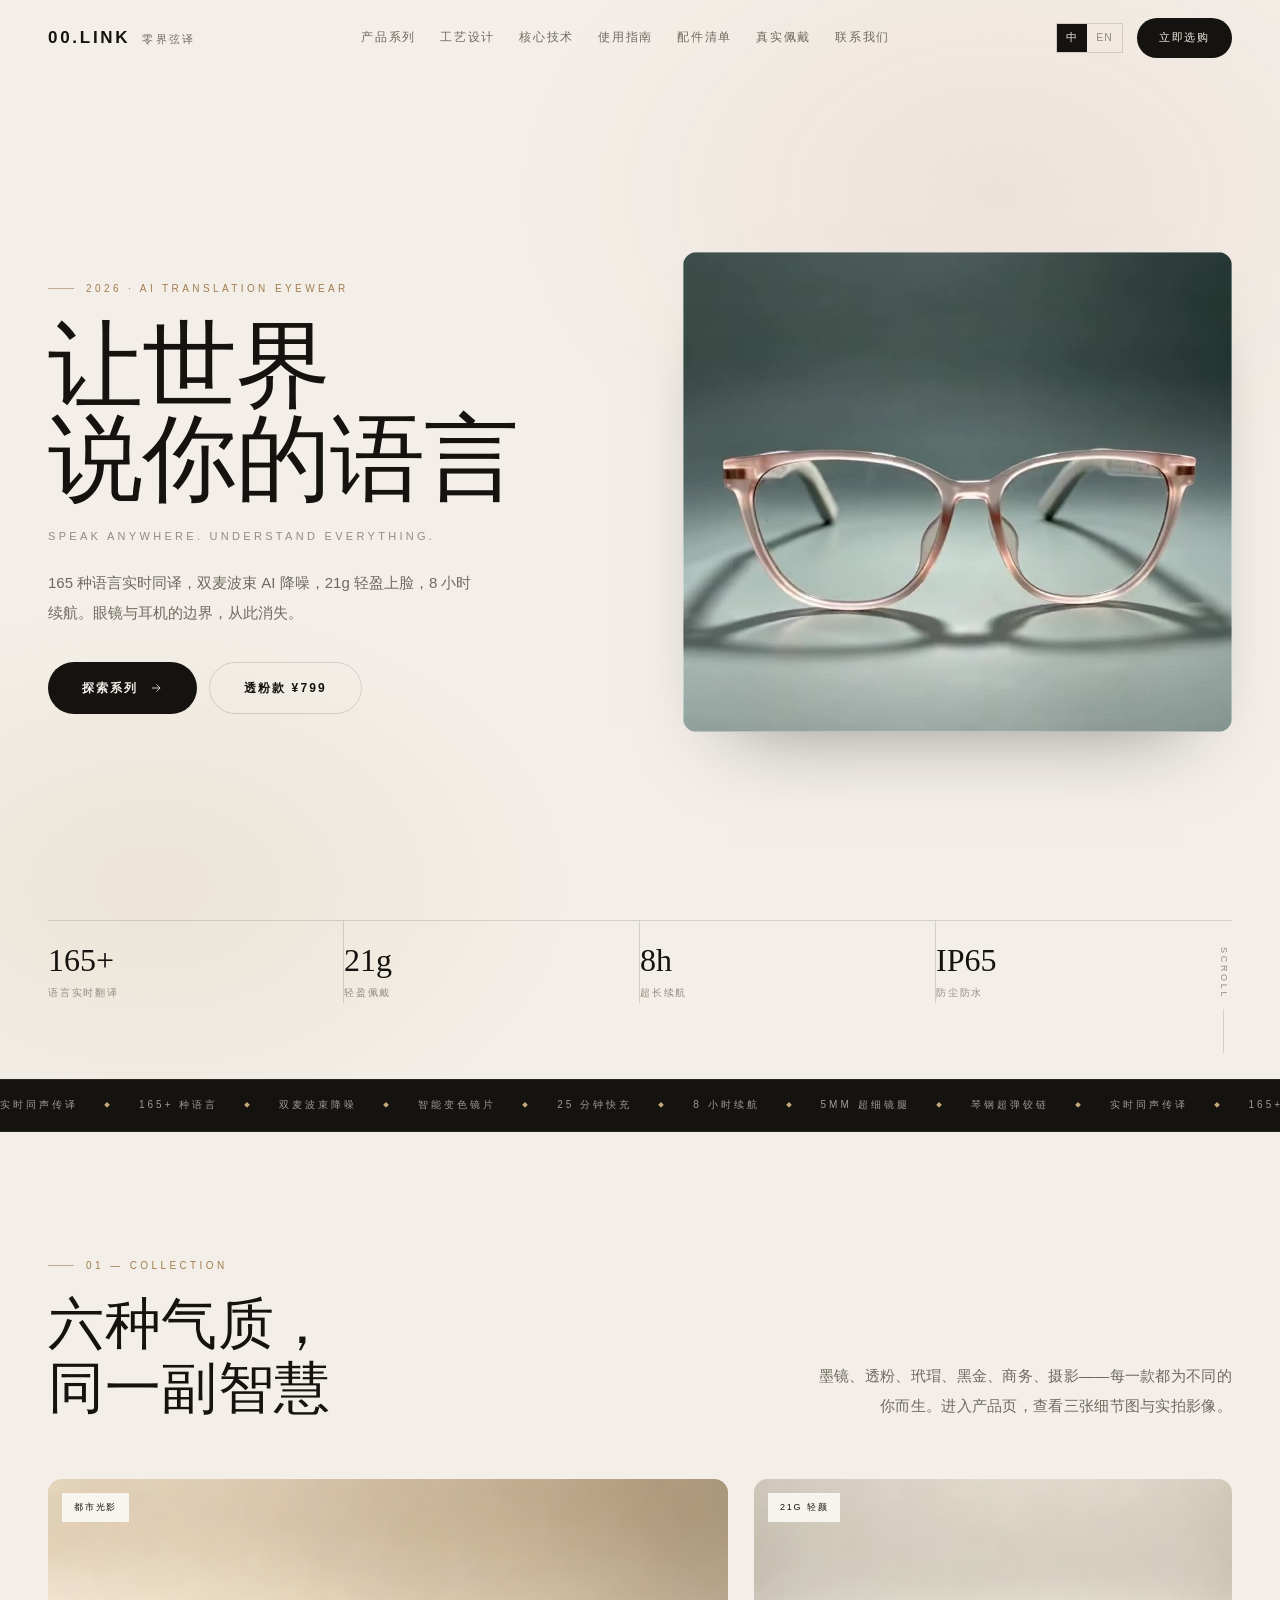
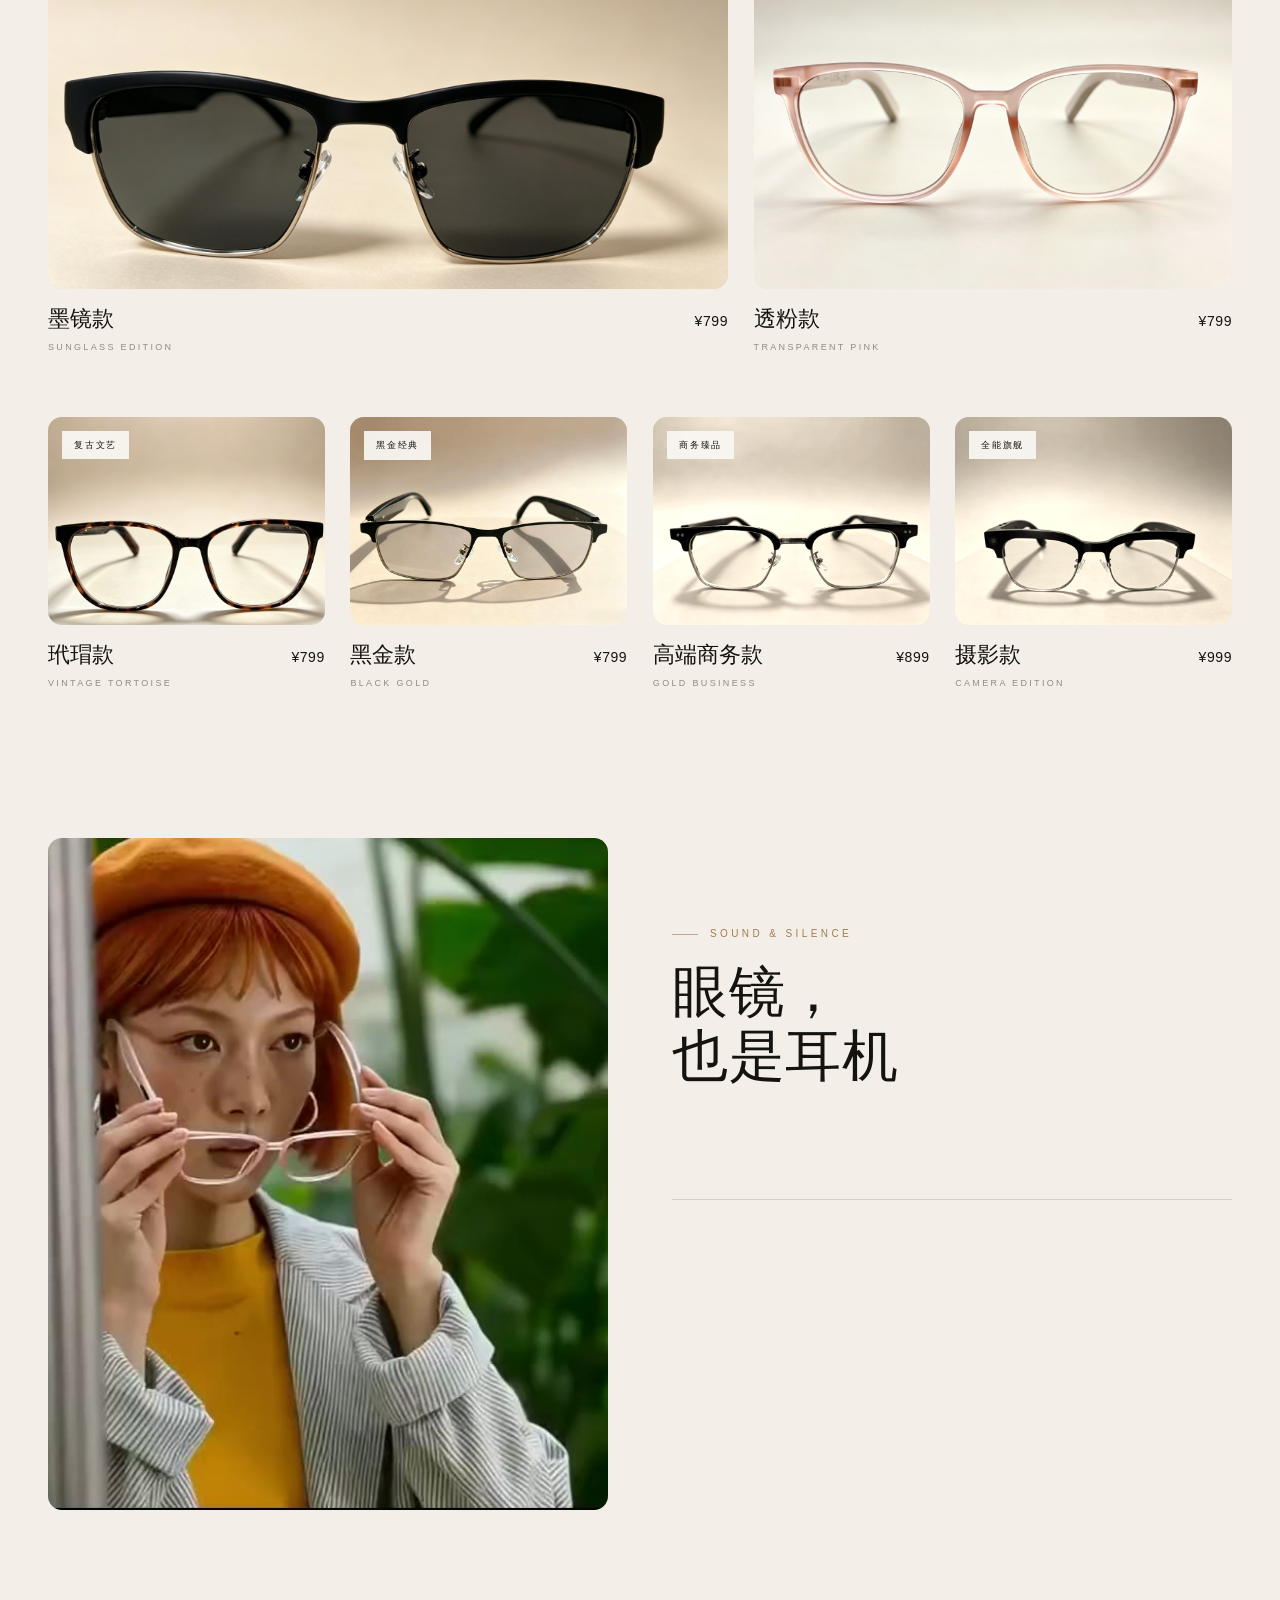
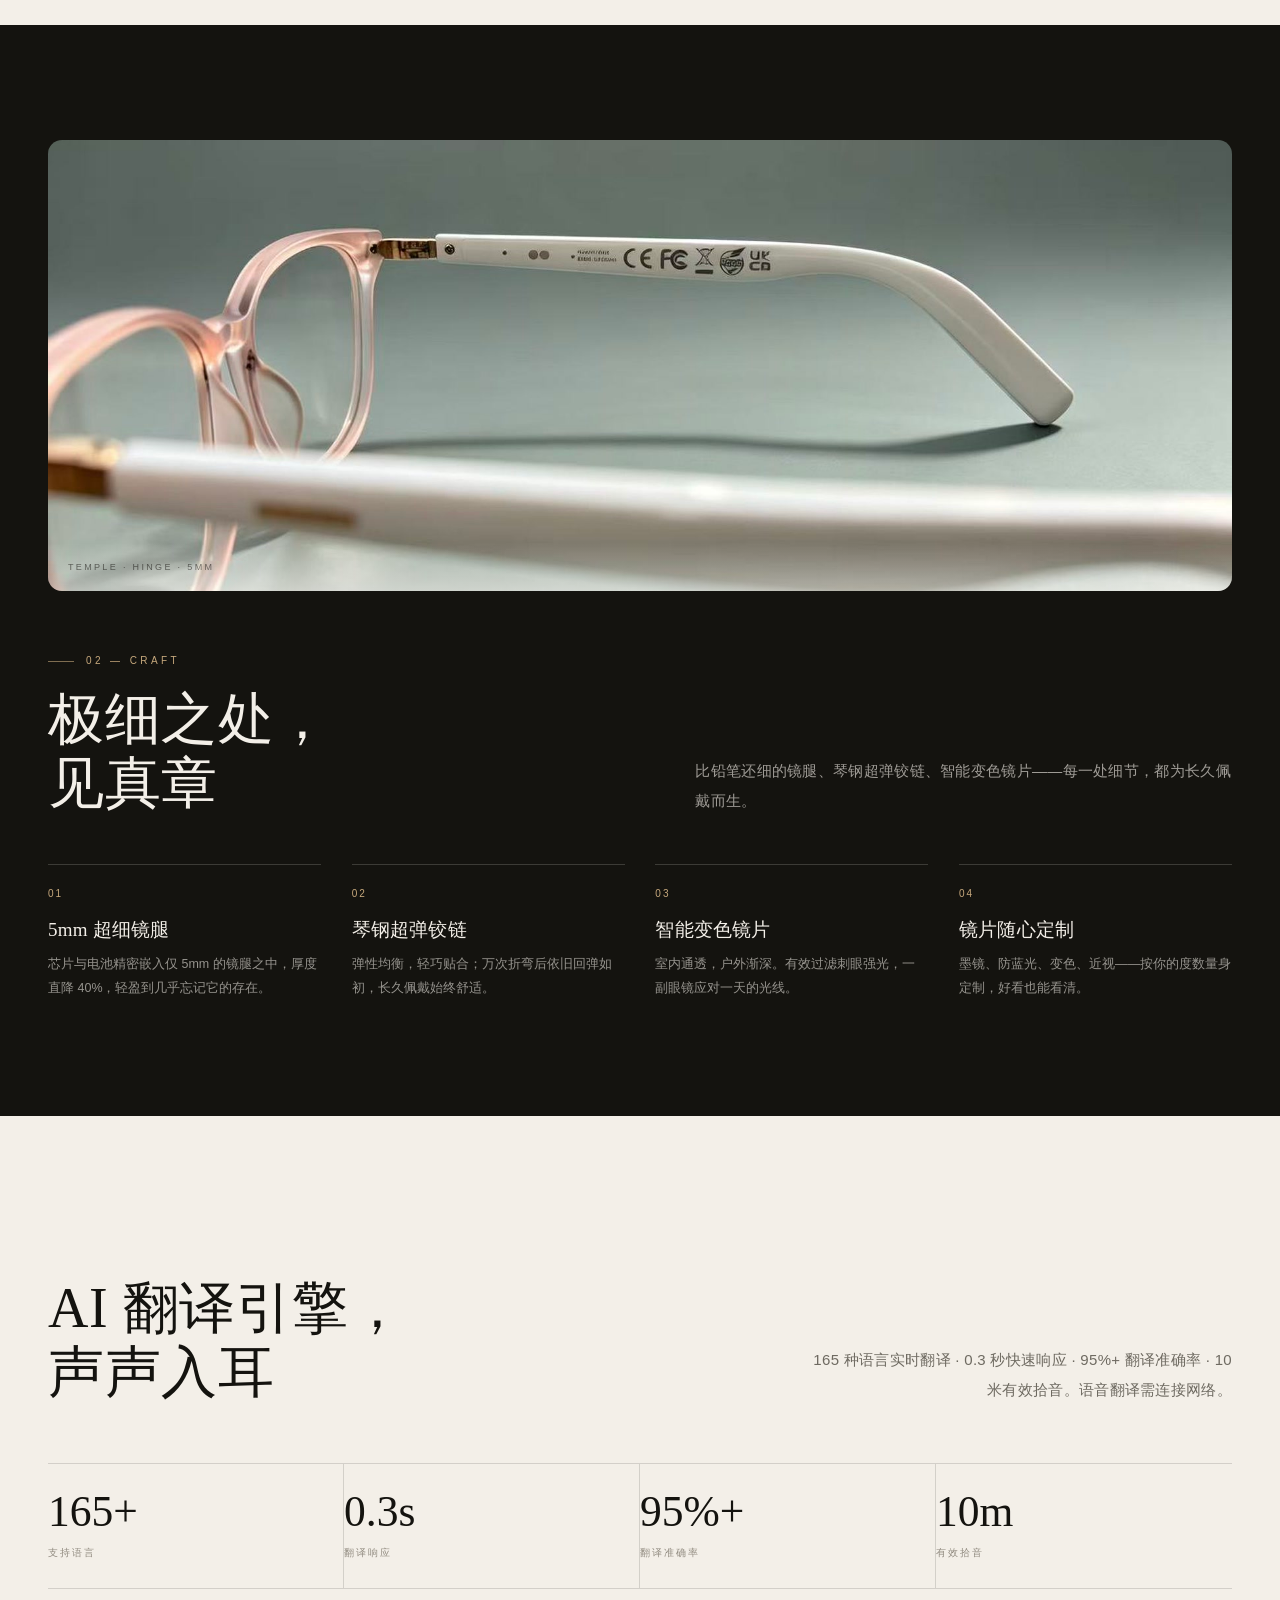
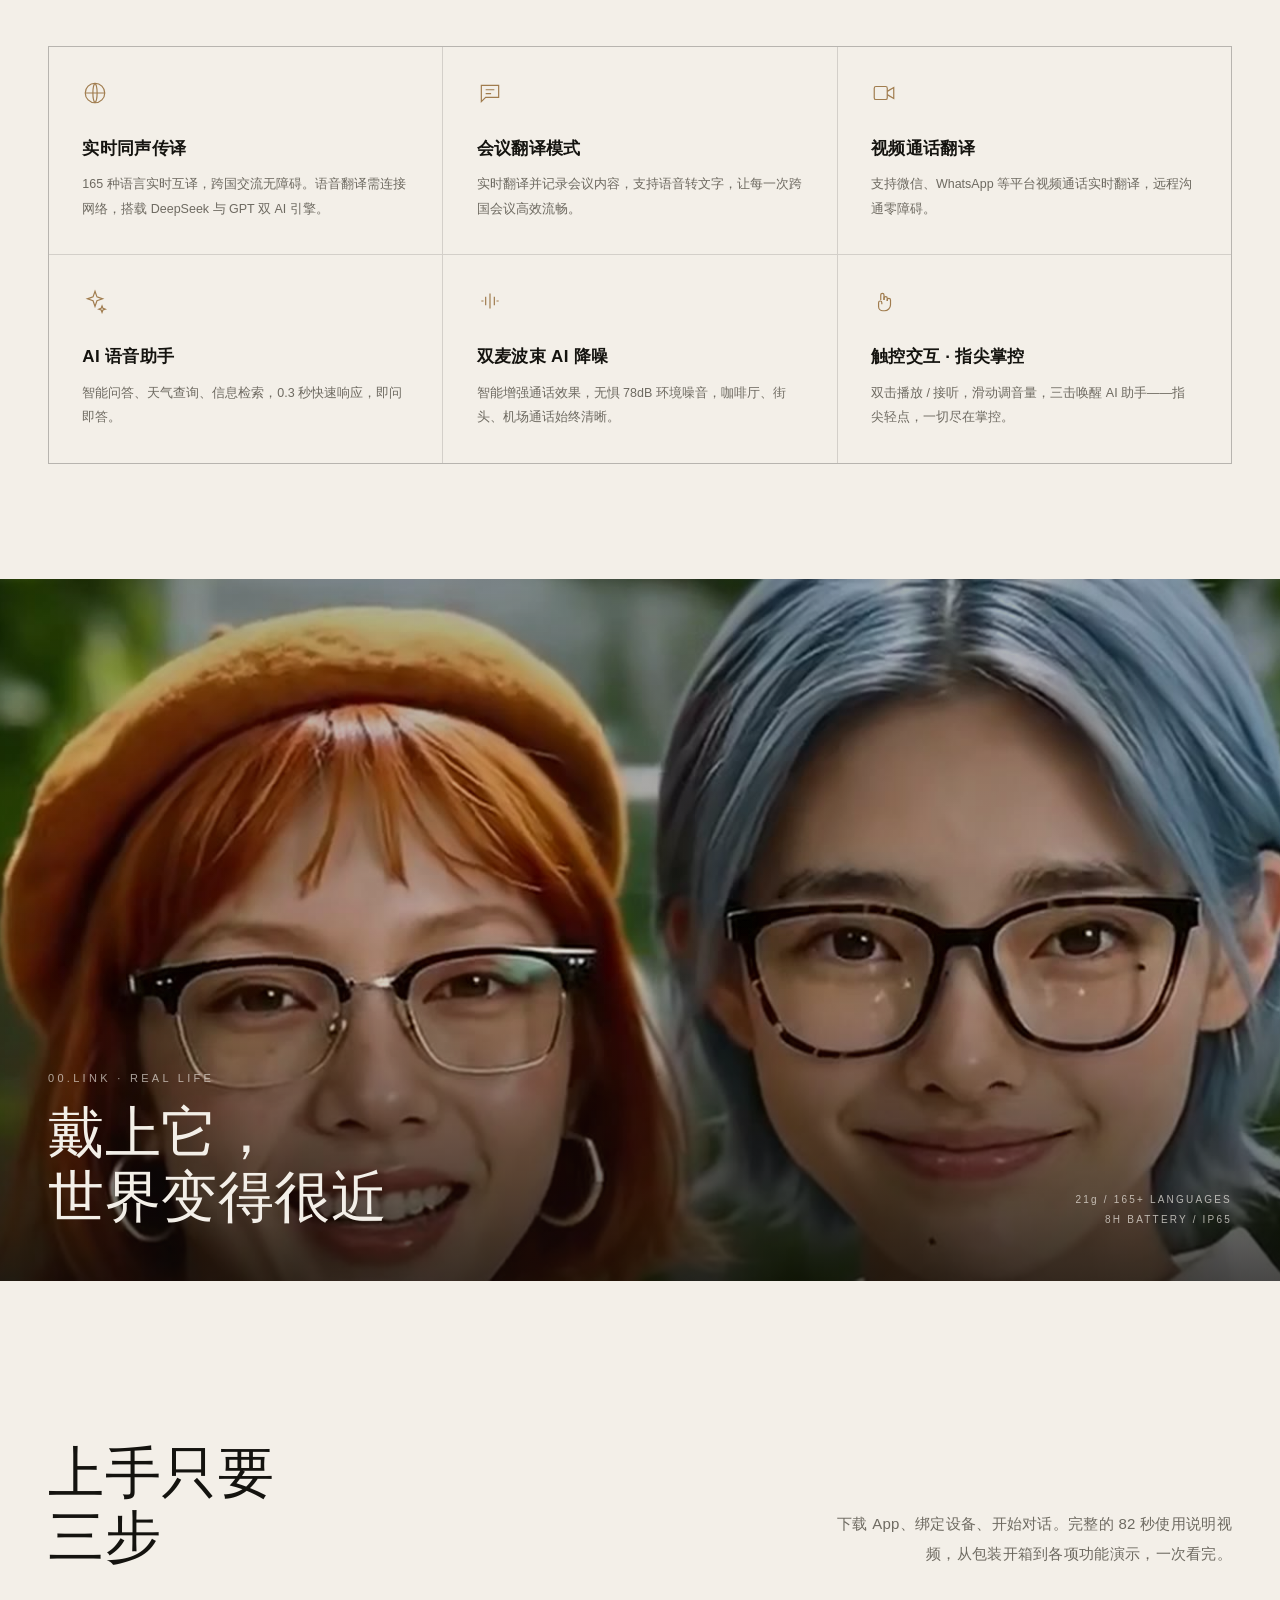
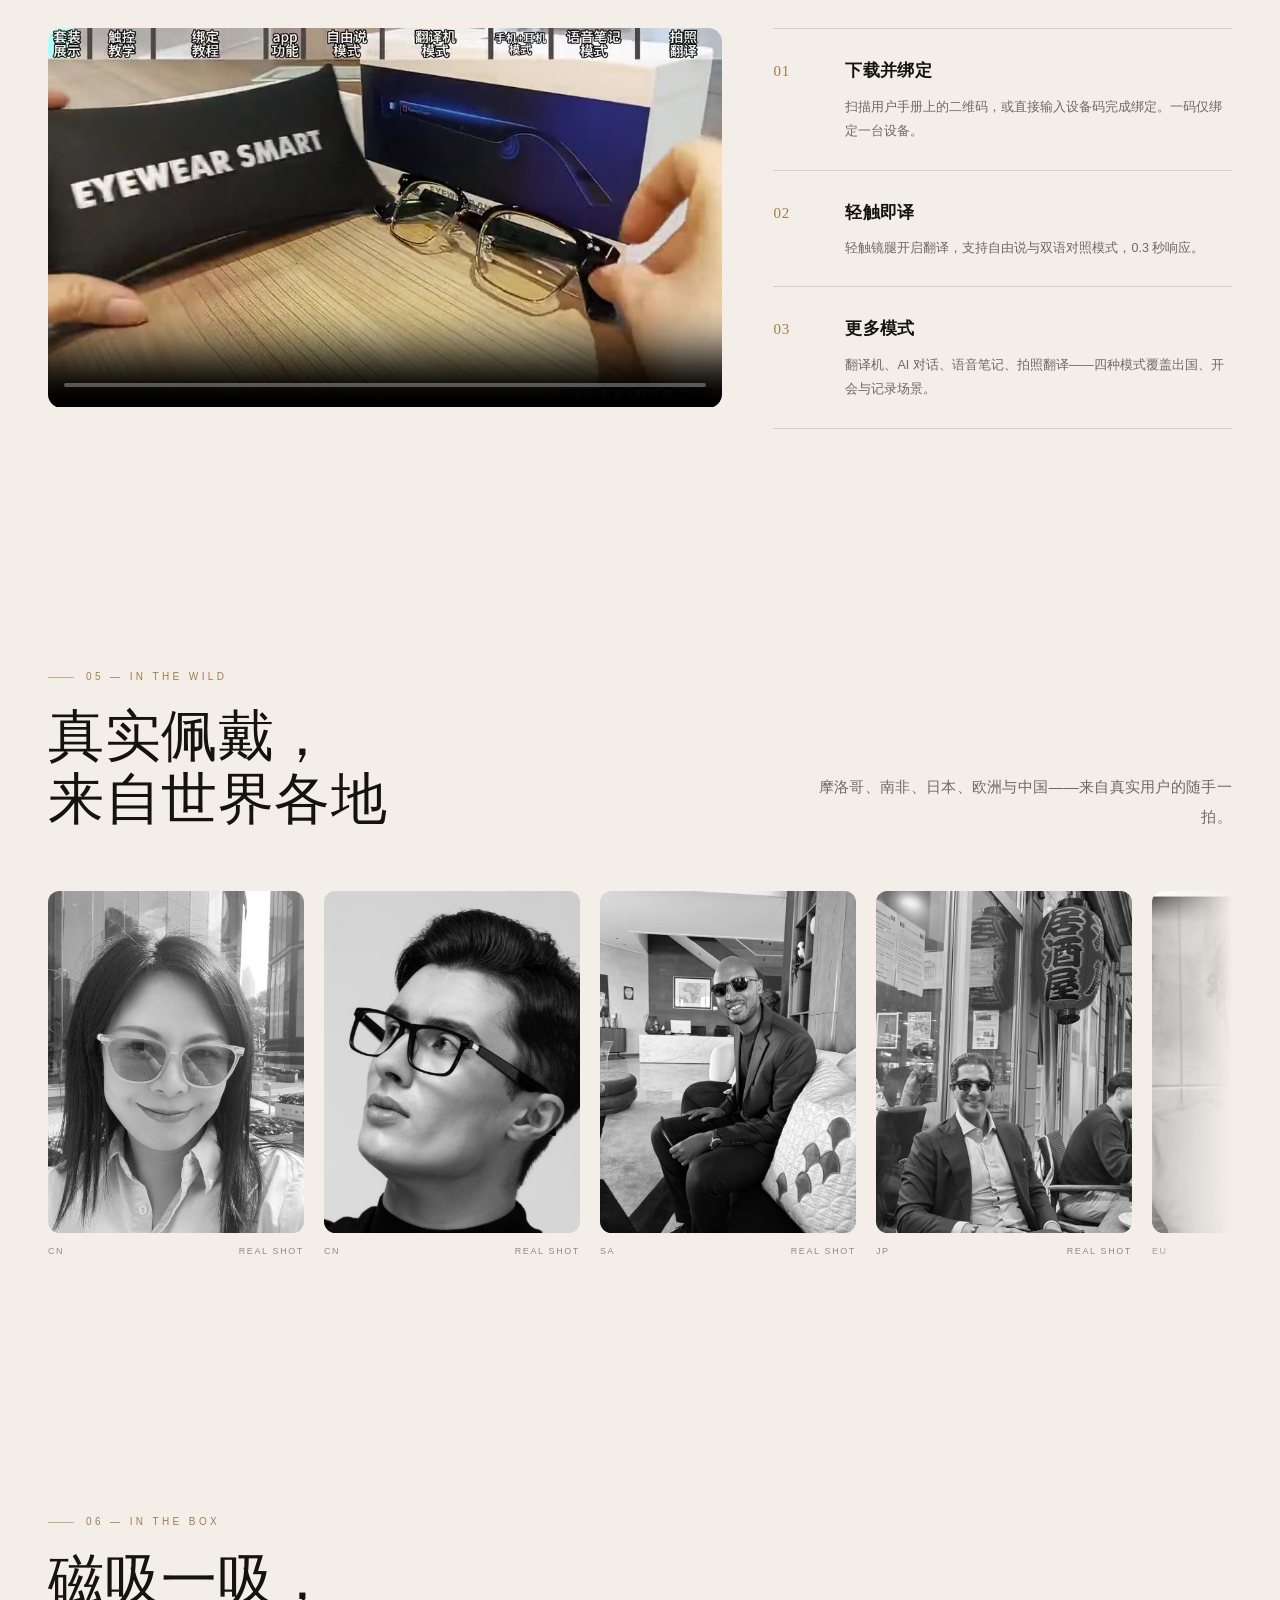
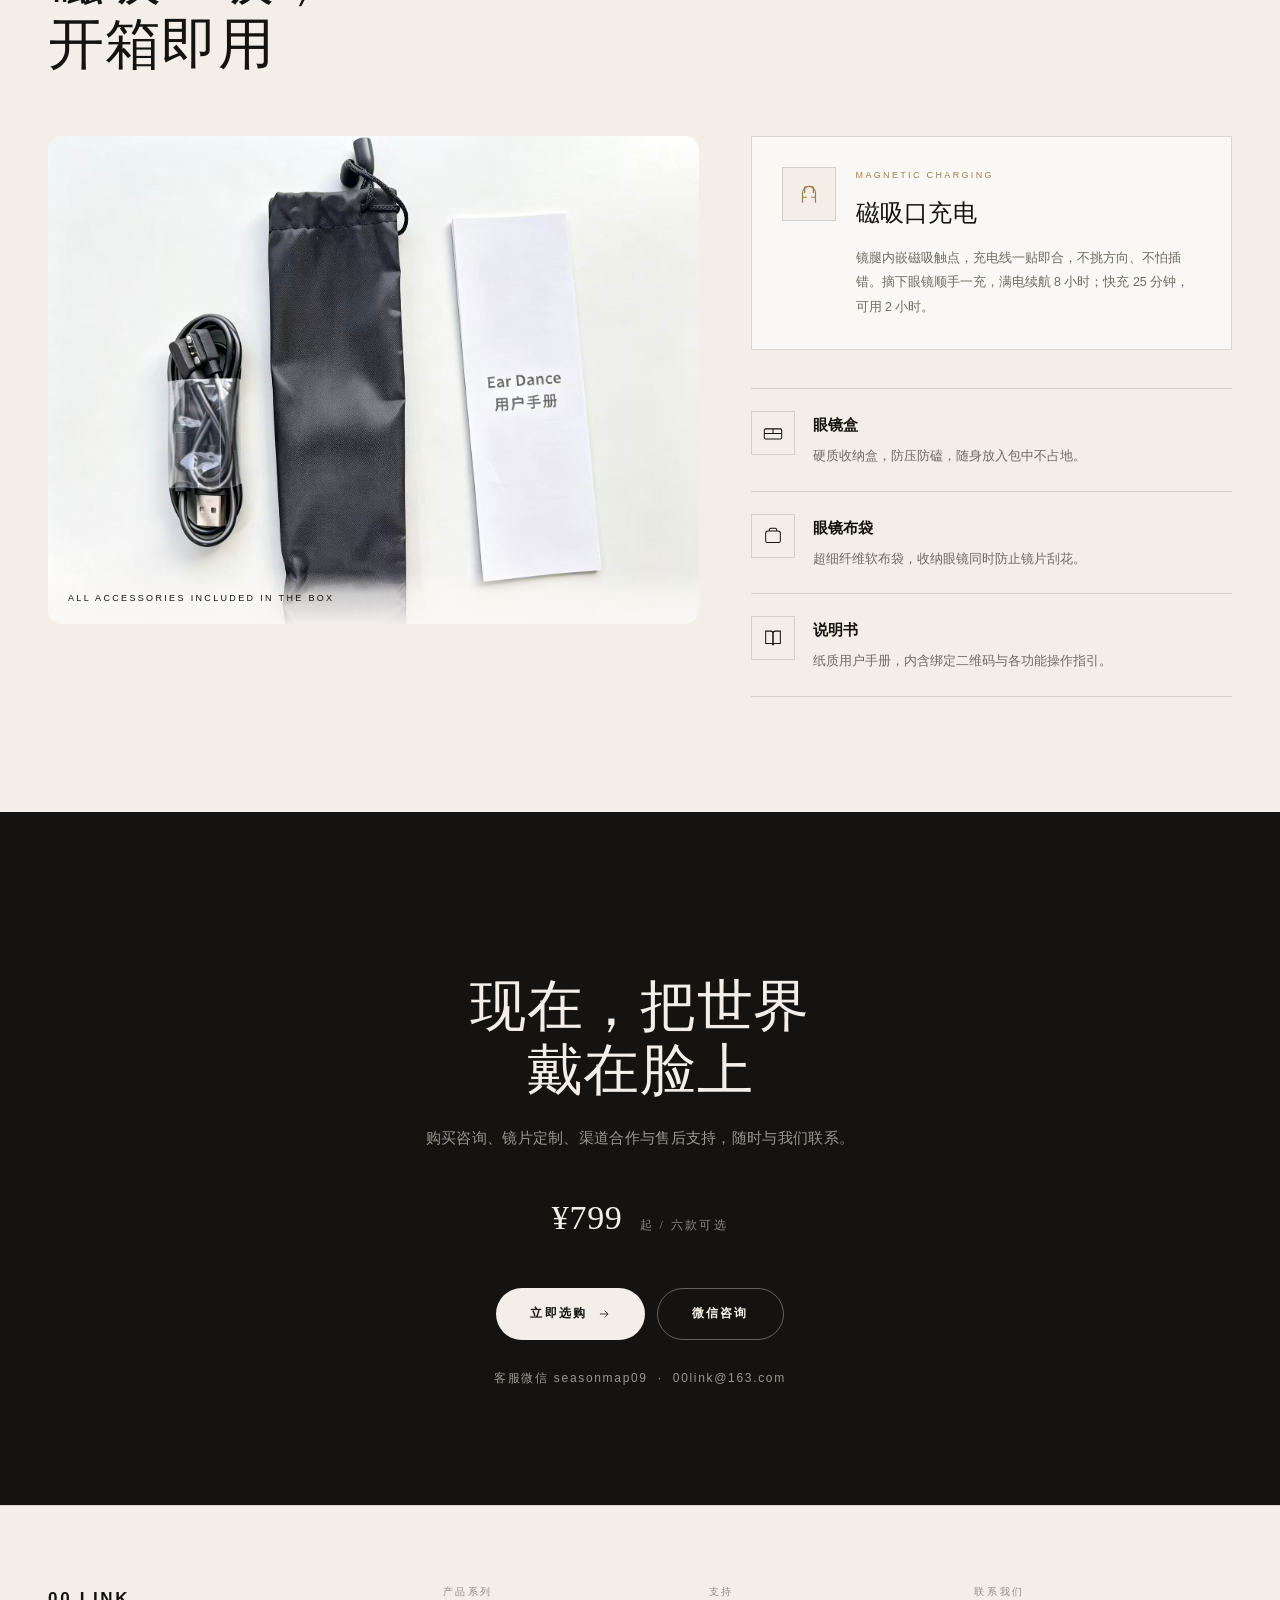
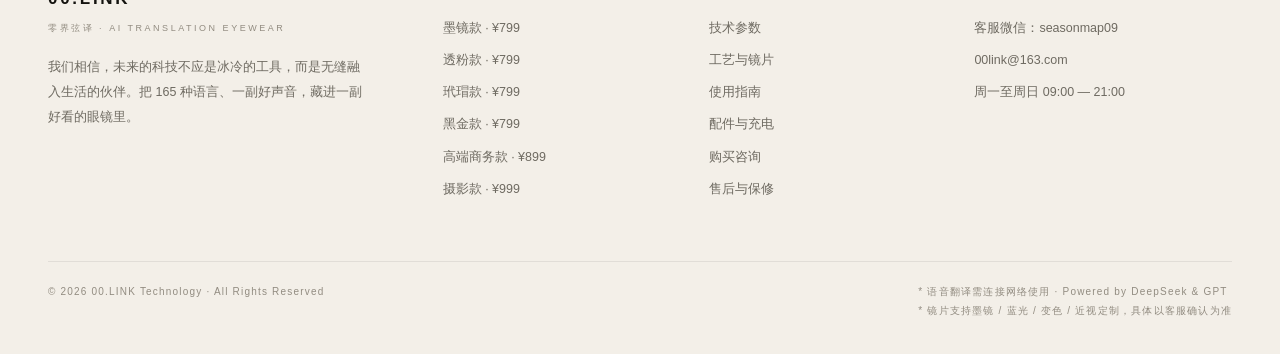
<file: index.html>
<!DOCTYPE html>
<html lang="zh-CN">
<head>
<meta charset="UTF-8">
<meta name="viewport" content="width=device-width, initial-scale=1.0">
<title>00.LINK 零界弦译 · AI 智能翻译眼镜 | 165 种语言，戴上就懂</title>
<meta name="description" content="00.LINK 零界弦译 AI 智能翻译眼镜：165 种语言实时同传、双麦波束 AI 降噪、21g 轻盈、8 小时续航。墨镜款 / 透粉款 / 玳瑁款 ¥799，高端商务款 ¥899，摄影款 ¥999。">
<meta name="theme-color" content="#F3EFE8">
<meta property="og:type" content="website">
<meta property="og:locale" content="zh_CN">
<meta property="og:locale:alternate" content="en_US">
<meta property="og:title" content="00.LINK 零界弦译 · AI 智能翻译眼镜 | 165 种语言，戴上就懂">
<meta property="og:description" content="00.LINK 零界弦译 AI 智能翻译眼镜：165 种语言实时同传、双麦波束 AI 降噪、21g 轻盈、8 小时续航。墨镜款 / 透粉款 / 玳瑁款 ¥799，高端商务款 ¥899，摄影款 ¥999。">
<meta property="og:image" content="assets/img/pink-1.jpg">
<link rel="alternate" hreflang="zh-CN" href="index.html">
<link rel="alternate" hreflang="en" href="en/index.html">
<link rel="icon" href="data:image/svg+xml,%3Csvg xmlns='http://www.w3.org/2000/svg' viewBox='0 0 64 64'%3E%3Crect width='64' height='64' fill='%2314130F'/%3E%3Ctext x='32' y='42' font-family='Helvetica,Arial' font-size='24' font-weight='700' fill='%23F3EFE8' text-anchor='middle'%3E00%3C/text%3E%3C/svg%3E">
<link rel="stylesheet" href="css/style.css">
<script>window.LINK_I18N={copied:"已复制",menu:"菜单"};</script>
</head>
<body>

<header class="nav">
  <div class="nav-inner">
    <a class="logo" href="index.html"><b>00.LINK</b><span>零界弦译</span></a>
    <nav class="nav-links">
      <a href="index.html#series">产品系列</a>
      <a href="index.html#craft">工艺设计</a>
      <a href="index.html#tech">核心技术</a>
      <a href="index.html#guide">使用指南</a>
      <a href="index.html#accessories">配件清单</a>
      <a href="index.html#wild">真实佩戴</a>
      <a href="index.html#contact">联系我们</a>
    </nav>
    <div class="nav-right">
      <div class="lang-switch"><a href="index.html" hreflang="zh-CN" class="lang-zh on" aria-label="中文">中</a><a href="en/index.html" hreflang="en" class="lang-en" aria-label="English">EN</a></div>
      <a class="nav-buy" href="index.html#series">立即选购</a>
      <button class="menu-btn" aria-label="菜单"><i></i><i></i><i></i></button>
    </div>
  </div>
</header>
<div class="mobile-menu">
  <a href="index.html#series">产品系列</a>
  <a href="index.html#craft">工艺设计</a>
  <a href="index.html#tech">核心技术</a>
  <a href="index.html#guide">使用指南</a>
  <a href="index.html#accessories">配件清单</a>
  <a href="index.html#wild">真实佩戴</a>
  <a href="index.html#contact">联系我们</a>
  <a class="btn btn-dark" href="index.html#series">立即选购</a>
  <div class="lang-switch"><a href="index.html" hreflang="zh-CN" class="lang-zh on" aria-label="中文">中</a><a href="en/index.html" hreflang="en" class="lang-en" aria-label="English">EN</a></div>
</div>

<main>
  <section class="hero">
    <div class="wrap">
      <div class="hero-grid">
        <div class="hero-copy">
          <span class="eyebrow reveal">2026 · AI TRANSLATION EYEWEAR</span>
          <h1 class="display reveal">让世界<br>说你的语言</h1>
          <div class="en-line reveal">Speak anywhere. Understand everything.</div>
          <p class="hero-desc reveal">165 种语言实时同译，双麦波束 AI 降噪，21g 轻盈上脸，8 小时续航。眼镜与耳机的边界，从此消失。</p>
          <div class="hero-actions reveal">
            <a class="btn btn-dark" href="#series">探索系列 <svg viewBox="0 0 24 24" fill="none" stroke="currentColor" stroke-width="1.4"><path d="M5 12h14M13 6l6 6-6 6"/></svg></a>
            <a class="btn btn-outline" href="product-pink.html">透粉款 ¥799</a>
          </div>
        </div>
        <div class="hero-visual reveal">
          <div class="hero-media">
            <video autoplay muted loop playsinline poster="assets/img/poster-pink.jpg" src="assets/video/pink.mp4"></video>
          </div>
        </div>
      </div>
      <div class="stats reveal">
        <div class="stat"><b>165+</b><span>语言实时翻译</span></div>
        <div class="stat"><b>21g</b><span>轻盈佩戴</span></div>
        <div class="stat"><b>8h</b><span>超长续航</span></div>
        <div class="stat"><b>IP65</b><span>防尘防水</span></div>
      </div>
    </div>
    <div class="hero-scroll">SCROLL</div>
  </section>

  <div class="marquee">
    <div class="marquee-track">
      <span>实时同声传译</span><span>165+ 种语言</span><span>双麦波束降噪</span><span>智能变色镜片</span>
      <span>25 分钟快充</span><span>8 小时续航</span><span>5mm 超细镜腿</span><span>琴钢超弹铰链</span>
    </div>
  </div>

  <section class="section" id="series">
    <div class="wrap">
      <div class="sec-head">
        <div>
          <span class="eyebrow reveal">01 — Collection</span>
          <h2 class="h2 reveal">六种气质，<br>同一副智慧</h2>
        </div>
        <p class="lead reveal">墨镜、透粉、玳瑁、黑金、商务、摄影——每一款都为不同的你而生。进入产品页，查看三张细节图与实拍影像。</p>
      </div>
      <div class="collection">
    <a class="card wide reveal" href="product-sunglass.html" data-video>
      <div class="card-media">
        <video muted loop playsinline preload="none" poster="assets/img/poster-sunglass.jpg" src="assets/video/sunglass.mp4"></video>
        <img src="assets/img/sunglass-1.jpg" alt="墨镜款 · 00.LINK AI 翻译眼镜" loading="lazy">
        <span class="card-badge">都市光影</span>
      </div>
      <div class="card-meta">
        <div>
          <div class="card-name">墨镜款</div>
          <span class="card-en">SUNGLASS EDITION</span>
          <span class="card-arrow">查看详情 <svg viewBox="0 0 24 24" fill="none" stroke="currentColor" stroke-width="1.4"><path d="M5 12h14M13 6l6 6-6 6"/></svg></span>
        </div>
        <div class="card-price">¥799</div>
      </div>
    </a>
    <a class="card half reveal" href="product-pink.html" data-video>
      <div class="card-media">
        <video muted loop playsinline preload="none" poster="assets/img/poster-pink.jpg" src="assets/video/pink.mp4"></video>
        <img src="assets/img/pink-1.jpg" alt="透粉款 · 00.LINK AI 翻译眼镜" loading="lazy">
        <span class="card-badge">21g 轻颜</span>
      </div>
      <div class="card-meta">
        <div>
          <div class="card-name">透粉款</div>
          <span class="card-en">TRANSPARENT PINK</span>
          <span class="card-arrow">查看详情 <svg viewBox="0 0 24 24" fill="none" stroke="currentColor" stroke-width="1.4"><path d="M5 12h14M13 6l6 6-6 6"/></svg></span>
        </div>
        <div class="card-price">¥799</div>
      </div>
    </a>
    <a class="card quarter reveal" href="product-tortoise.html" data-video>
      <div class="card-media">
        <video muted loop playsinline preload="none" poster="assets/img/poster-tortoise.jpg" src="assets/video/tortoise.mp4"></video>
        <img src="assets/img/tortoise-1.jpg" alt="玳瑁款 · 00.LINK AI 翻译眼镜" loading="lazy">
        <span class="card-badge">复古文艺</span>
      </div>
      <div class="card-meta">
        <div>
          <div class="card-name">玳瑁款</div>
          <span class="card-en">VINTAGE TORTOISE</span>
          <span class="card-arrow">查看详情 <svg viewBox="0 0 24 24" fill="none" stroke="currentColor" stroke-width="1.4"><path d="M5 12h14M13 6l6 6-6 6"/></svg></span>
        </div>
        <div class="card-price">¥799</div>
      </div>
    </a>
    <a class="card quarter reveal" href="product-blackgold.html" data-video>
      <div class="card-media">
        <video muted loop playsinline preload="none" poster="assets/img/poster-blackgold.jpg" src="assets/video/blackgold.mp4"></video>
        <img src="assets/img/blackgold-1.jpg" alt="黑金款 · 00.LINK AI 翻译眼镜" loading="lazy">
        <span class="card-badge">黑金经典</span>
      </div>
      <div class="card-meta">
        <div>
          <div class="card-name">黑金款</div>
          <span class="card-en">BLACK GOLD</span>
          <span class="card-arrow">查看详情 <svg viewBox="0 0 24 24" fill="none" stroke="currentColor" stroke-width="1.4"><path d="M5 12h14M13 6l6 6-6 6"/></svg></span>
        </div>
        <div class="card-price">¥799</div>
      </div>
    </a>
    <a class="card quarter reveal tone" href="product-business.html" data-video>
      <div class="card-media">
        <video muted loop playsinline preload="none" poster="assets/img/business-1.jpg" src="assets/video/business.mp4"></video>
        <img src="assets/img/business-1.jpg" alt="高端商务款 · 00.LINK AI 翻译眼镜" loading="lazy">
        <span class="card-badge">商务臻品</span>
      </div>
      <div class="card-meta">
        <div>
          <div class="card-name">高端商务款</div>
          <span class="card-en">GOLD BUSINESS</span>
          <span class="card-arrow">查看详情 <svg viewBox="0 0 24 24" fill="none" stroke="currentColor" stroke-width="1.4"><path d="M5 12h14M13 6l6 6-6 6"/></svg></span>
        </div>
        <div class="card-price">¥899</div>
      </div>
    </a>
    <a class="card quarter reveal tone" href="product-camera.html" data-video>
      <div class="card-media">
        <video muted loop playsinline preload="none" poster="assets/img/camera-1.jpg" src="assets/video/camera.mp4"></video>
        <img src="assets/img/camera-1.jpg" alt="摄影款 · 00.LINK AI 翻译眼镜" loading="lazy">
        <span class="card-badge">全能旗舰</span>
      </div>
      <div class="card-meta">
        <div>
          <div class="card-name">摄影款</div>
          <span class="card-en">CAMERA EDITION</span>
          <span class="card-arrow">查看详情 <svg viewBox="0 0 24 24" fill="none" stroke="currentColor" stroke-width="1.4"><path d="M5 12h14M13 6l6 6-6 6"/></svg></span>
        </div>
        <div class="card-price">¥999</div>
      </div>
    </a></div>
    </div>
  </section>

  <section class="section" style="padding-top:0">
    <div class="wrap">
      <div class="split">
        <div class="split-media tall reveal">
          <video autoplay muted loop playsinline poster="assets/img/poster-split.jpg" src="assets/video/split.mp4"></video>
        </div>
        <div class="split-body">
          <span class="eyebrow reveal">Sound &amp; Silence</span>
          <h2 class="h2 reveal">眼镜，<br>也是耳机</h2>
          <p class="lead reveal">双麦波束 AI 降噪把 78dB 的嘈杂挡在耳外，只留下对方的声音。指尖轻点，播放、通话、唤醒助手——一切自然发生。</p>
          <ul class="bullets">
            <li class="reveal"><i>01</i><span>双麦波束 AI 降噪 · 78dB 场景降噪，还原真实音色</span></li>
            <li class="reveal"><i>02</i><span>双击播放 / 滑动调音量 / 三击唤醒 AI 助手</span></li>
            <li class="reveal"><i>03</i><span>8 小时续航 · 25 分钟快充，290mAh 大电池</span></li>
          </ul>
          <div class="reveal" style="margin-top:30px">
            <a class="link-u" href="#tech">了解核心技术 <svg viewBox="0 0 24 24" fill="none" stroke="currentColor" stroke-width="1.4"><path d="M5 12h14M13 6l6 6-6 6"/></svg></a>
          </div>
        </div>
      </div>
    </div>
  </section>

  <section class="section dark" id="craft">
    <div class="wrap">
      <figure class="craft-media reveal">
        <img src="assets/img/craft-wide-a.jpg" alt="透粉款 5mm 超细镜腿与铰链细节" loading="lazy">
        <figcaption>Temple · Hinge · 5mm</figcaption>
      </figure>
      <div class="craft-head">
        <div>
          <span class="eyebrow reveal">02 — Craft</span>
          <h2 class="h2 reveal" style="margin-top:18px">极细之处，<br>见真章</h2>
        </div>
        <p class="lead reveal">比铅笔还细的镜腿、琴钢超弹铰链、智能变色镜片——每一处细节，都为长久佩戴而生。</p>
      </div>
      <div class="craft-list"><div class="craft-item reveal"><span class="idx">01</span><div><h3>5mm 超细镜腿</h3><p>芯片与电池精密嵌入仅 5mm 的镜腿之中，厚度直降 40%，轻盈到几乎忘记它的存在。</p></div></div><div class="craft-item reveal"><span class="idx">02</span><div><h3>琴钢超弹铰链</h3><p>弹性均衡，轻巧贴合；万次折弯后依旧回弹如初，长久佩戴始终舒适。</p></div></div><div class="craft-item reveal"><span class="idx">03</span><div><h3>智能变色镜片</h3><p>室内通透，户外渐深。有效过滤刺眼强光，一副眼镜应对一天的光线。</p></div></div><div class="craft-item reveal"><span class="idx">04</span><div><h3>镜片随心定制</h3><p>墨镜、防蓝光、变色、近视——按你的度数量身定制，好看也能看清。</p></div></div></div>
    </div>
  </section>

  <section class="section" id="tech">
    <div class="wrap">
      <div class="sec-head">
        <div>
          <span class="eyebrow reveal">03 — Technology</span>
          <h2 class="h2 reveal">AI 翻译引擎，<br>声声入耳</h2>
        </div>
        <p class="lead reveal">165 种语言实时翻译 · 0.3 秒快速响应 · 95%+ 翻译准确率 · 10 米有效拾音。语音翻译需连接网络。</p>
      </div>
      <div class="tech-nums reveal">
        <div class="q"><b>165+</b><span>支持语言</span></div>
        <div class="q"><b>0.3s</b><span>翻译响应</span></div>
        <div class="q"><b>95%+</b><span>翻译准确率</span></div>
        <div class="q"><b>10m</b><span>有效拾音</span></div>
      </div>
      <div class="tech-grid"><div class="tech-card reveal"><svg viewBox="0 0 24 24"><circle cx="12" cy="12" r="9"/><path d="M3 12h18M12 3c2.6 2.6 2.6 15.4 0 18M12 3c-2.6 2.6-2.6 15.4 0 18"/></svg><h3>实时同声传译</h3><p>165 种语言实时互译，跨国交流无障碍。语音翻译需连接网络，搭载 DeepSeek 与 GPT 双 AI 引擎。</p></div><div class="tech-card reveal"><svg viewBox="0 0 24 24"><path d="M4 5h16v11H8l-4 4V5z"/><path d="M8 9h8M8 12.5h5"/></svg><h3>会议翻译模式</h3><p>实时翻译并记录会议内容，支持语音转文字，让每一次跨国会议高效流畅。</p></div><div class="tech-card reveal"><svg viewBox="0 0 24 24"><rect x="3" y="6" width="12" height="12" rx="1.5"/><path d="M15 10.5l6-3.5v10l-6-3.5"/></svg><h3>视频通话翻译</h3><p>支持微信、WhatsApp 等平台视频通话实时翻译，远程沟通零障碍。</p></div><div class="tech-card reveal"><svg viewBox="0 0 24 24"><path d="M12 3l1.8 5.2L19 10l-5.2 1.8L12 17l-1.8-5.2L5 10l5.2-1.8L12 3z"/><path d="M18.5 16.5l.8 2.2 2.2.8-2.2.8-.8 2.2-.8-2.2-2.2-.8 2.2-.8.8-2.2z"/></svg><h3>AI 语音助手</h3><p>智能问答、天气查询、信息检索，0.3 秒快速响应，即问即答。</p></div><div class="tech-card reveal"><svg viewBox="0 0 24 24"><path d="M4 12h2M8 8v8M12 5v14M16 8v8M20 12h-2"/></svg><h3>双麦波束 AI 降噪</h3><p>智能增强通话效果，无惧 78dB 环境噪音，咖啡厅、街头、机场通话始终清晰。</p></div><div class="tech-card reveal"><svg viewBox="0 0 24 24"><path d="M9 11V6.5a1.5 1.5 0 013 0V11"/><path d="M12 11V9.5a1.5 1.5 0 013 0V12"/><path d="M15 12v-1a1.5 1.5 0 013 0v4.5A5.5 5.5 0 0112.5 21H11a4 4 0 01-4-4v-3.5a1.5 1.5 0 013 0V15"/></svg><h3>触控交互 · 指尖掌控</h3><p>双击播放 / 接听，滑动调音量，三击唤醒 AI 助手——指尖轻点，一切尽在掌控。</p></div></div>
    </div>
  </section>

  <section class="band">
    <video autoplay muted loop playsinline poster="assets/img/poster-brand.jpg" src="assets/video/brand.mp4"></video>
    <div class="band-cap">
      <div>
        <div class="en-line" style="margin-bottom:14px">00.LINK · Real Life</div>
        <h2 class="h2">戴上它，<br>世界变得很近</h2>
      </div>
      <div class="meta">21g / 165+ LANGUAGES<br>8H BATTERY / IP65</div>
    </div>
  </section>

  <section class="section" id="guide">
    <div class="wrap">
      <div class="sec-head">
        <div>
          <span class="eyebrow reveal">04 — Guide</span>
          <h2 class="h2 reveal">上手只要<br>三步</h2>
        </div>
        <p class="lead reveal">下载 App、绑定设备、开始对话。完整的 82 秒使用说明视频，从包装开箱到各项功能演示，一次看完。</p>
      </div>
      <div class="guide">
        <div class="guide-media reveal">
          <video controls preload="none" poster="assets/img/guide-poster.jpg" src="assets/video/guide.mp4"></video>
        </div>
        <ol class="guide-steps">
          <li class="reveal">
            <span class="n">01</span>
            <div>
              <h3>下载并绑定</h3>
              <p>扫描用户手册上的二维码，或直接输入设备码完成绑定。一码仅绑定一台设备。</p>
            </div>
          </li>
          <li class="reveal">
            <span class="n">02</span>
            <div>
              <h3>轻触即译</h3>
              <p>轻触镜腿开启翻译，支持自由说与双语对照模式，0.3 秒响应。</p>
            </div>
          </li>
          <li class="reveal">
            <span class="n">03</span>
            <div>
              <h3>更多模式</h3>
              <p>翻译机、AI 对话、语音笔记、拍照翻译——四种模式覆盖出国、开会与记录场景。</p>
            </div>
          </li>
        </ol>
      </div>
    </div>
  </section>

  <section class="section" id="wild">
    <div class="wrap">
      <div class="sec-head">
        <div>
          <span class="eyebrow reveal">05 — In the wild</span>
          <h2 class="h2 reveal">真实佩戴，<br>来自世界各地</h2>
        </div>
        <p class="lead reveal">摩洛哥、南非、日本、欧洲与中国——来自真实用户的随手一拍。</p>
      </div>
      <div class="wild-strip reveal"><figure class="wild-item"><div class="ph"><img src="assets/img/buyer7.jpg" alt="00.LINK 真实佩戴" loading="lazy"></div><figcaption><span>CN</span><span>REAL SHOT</span></figcaption></figure><figure class="wild-item"><div class="ph"><img src="assets/img/buyer8.jpg" alt="00.LINK 真实佩戴" loading="lazy"></div><figcaption><span>CN</span><span>REAL SHOT</span></figcaption></figure><figure class="wild-item"><div class="ph"><img src="assets/img/buyer3.jpg" alt="00.LINK 真实佩戴" loading="lazy"></div><figcaption><span>SA</span><span>REAL SHOT</span></figcaption></figure><figure class="wild-item"><div class="ph"><img src="assets/img/buyer5.jpg" alt="00.LINK 真实佩戴" loading="lazy"></div><figcaption><span>JP</span><span>REAL SHOT</span></figcaption></figure><figure class="wild-item"><div class="ph"><img src="assets/img/buyer2.jpg" alt="00.LINK 真实佩戴" loading="lazy"></div><figcaption><span>EU</span><span>REAL SHOT</span></figcaption></figure><figure class="wild-item"><div class="ph"><img src="assets/img/buyer4.jpg" alt="00.LINK 真实佩戴" loading="lazy"></div><figcaption><span>SA</span><span>REAL SHOT</span></figcaption></figure><figure class="wild-item"><div class="ph"><img src="assets/img/buyer6.jpg" alt="00.LINK 真实佩戴" loading="lazy"></div><figcaption><span>CN</span><span>REAL SHOT</span></figcaption></figure><figure class="wild-item"><div class="ph"><img src="assets/img/buyer1.jpg" alt="00.LINK 真实佩戴" loading="lazy"></div><figcaption><span>MA</span><span>REAL SHOT</span></figcaption></figure></div>
    </div>
  </section>

  <section class="section" id="accessories">
    <div class="wrap">
      <div class="sec-head">
        <div>
          <span class="eyebrow reveal">06 — In the box</span>
          <h2 class="h2 reveal">磁吸一吸，<br>开箱即用</h2>
        </div>
        <p class="lead reveal">镜腿内置磁吸充电口，对准即充，25 分钟快充即可出门。所有配件随盒附赠，无需另购。</p>
      </div>

      <div class="acc-grid">
        <figure class="acc-media reveal">
          <img src="assets/img/acc-hero2.jpg" alt="00.LINK 零界弦译随盒配件：磁吸充电线、收纳布袋与用户手册">
          <figcaption>All accessories included in the box</figcaption>
        </figure>

        <div class="acc-side">
          <div class="acc-charge reveal">
            <div class="acc-charge-icon"><svg viewBox="0 0 24 24"><path d="M6 20V11a6 6 0 0 1 12 0v9"/><path d="M6 15h4M14 15h4"/><path d="M8 11V5.5M16 11V5.5"/><path d="M8 5.5h2M14 5.5h2"/></svg></div>
            <div>
              <span class="acc-kicker">Magnetic Charging</span>
              <h3>磁吸口充电</h3>
              <p>镜腿内嵌磁吸触点，充电线一贴即合，不挑方向、不怕插错。摘下眼镜顺手一充，满电续航 8 小时；快充 25 分钟，可用 2 小时。</p>
            </div>
          </div>

          <ul class="acc-list">
            <li class="reveal">
              <span class="acc-ico"><svg viewBox="0 0 24 24"><rect x="2.5" y="7.5" width="19" height="11" rx="1.6"/><path d="M2.5 12.5h19M12 7.5v5"/></svg></span>
              <div>
                <h4>眼镜盒</h4>
                <p>硬质收纳盒，防压防磕，随身放入包中不占地。</p>
              </div>
            </li>
            <li class="reveal">
              <span class="acc-ico"><svg viewBox="0 0 24 24"><path d="M4 9c0-1.4 1.1-2.5 2.5-2.5h11C18.9 6.5 20 7.6 20 9v8.5a1.5 1.5 0 0 1-1.5 1.5h-13A1.5 1.5 0 0 1 4 17.5V9z"/><path d="M8 6.5V5.2c0-.9.7-1.7 1.6-1.7h4.8c.9 0 1.6.8 1.6 1.7v1.3"/></svg></span>
              <div>
                <h4>眼镜布袋</h4>
                <p>超细纤维软布袋，收纳眼镜同时防止镜片刮花。</p>
              </div>
            </li>
            <li class="reveal">
              <span class="acc-ico"><svg viewBox="0 0 24 24"><path d="M4 4.5h5.5c1.4 0 2.5 1.1 2.5 2.5v13c0-1.1-.9-2-2-2H4v-13z"/><path d="M20 4.5h-5.5c-1.4 0-2.5 1.1-2.5 2.5v13c0-1.1.9-2 2-2H20v-13z"/></svg></span>
              <div>
                <h4>说明书</h4>
                <p>纸质用户手册，内含绑定二维码与各功能操作指引。</p>
              </div>
            </li>
          </ul>
        </div>
      </div>
    </div>
  </section>

  <section class="cta" id="contact">
    <div class="wrap">
      <span class="eyebrow reveal" style="justify-content:center">07 — Contact</span>
      <h2 class="h2 reveal">现在，把世界<br>戴在脸上</h2>
      <p class="lead reveal">购买咨询、镜片定制、渠道合作与售后支持，随时与我们联系。</p>
      <div class="cta-price reveal">¥799 <small>起 / 六款可选</small></div>
      <div class="cta-actions reveal">
        <a class="btn btn-light" href="#series">立即选购 <svg viewBox="0 0 24 24" fill="none" stroke="currentColor" stroke-width="1.4"><path d="M5 12h14M13 6l6 6-6 6"/></svg></a>
        <button class="btn btn-ghost-light" onclick="openBuy('透粉款', 799, 'assets/img/pink-1.jpg')">微信咨询</button>
      </div>
      <p class="lead reveal" style="margin-top:26px;font-size:12px;letter-spacing:.14em">客服微信 seasonmap09 &nbsp;·&nbsp; 00link@163.com</p>
    </div>
  </section>
</main>

<footer class="footer">
  <div class="wrap">
    <div class="foot-grid">
      <div class="foot-brand">
        <b>00.LINK</b><span>零界弦译 · AI TRANSLATION EYEWEAR</span>
        <p>我们相信，未来的科技不应是冰冷的工具，而是无缝融入生活的伙伴。把 165 种语言、一副好声音，藏进一副好看的眼镜里。</p>
      </div>
      <div class="foot-col">
        <h4>产品系列</h4>
        <a href="product-sunglass.html">墨镜款 · ¥799</a><a href="product-pink.html">透粉款 · ¥799</a><a href="product-tortoise.html">玳瑁款 · ¥799</a><a href="product-blackgold.html">黑金款 · ¥799</a><a href="product-business.html">高端商务款 · ¥899</a><a href="product-camera.html">摄影款 · ¥999</a>
      </div>
      <div class="foot-col">
        <h4>支持</h4>
        <a href="index.html#tech">技术参数</a>
        <a href="index.html#craft">工艺与镜片</a>
        <a href="index.html#guide">使用指南</a>
        <a href="index.html#accessories">配件与充电</a>
        <a href="index.html#contact">购买咨询</a>
        <a href="index.html#contact">售后与保修</a>
      </div>
      <div class="foot-col">
        <h4>联系我们</h4>
        <p>客服微信：seasonmap09</p>
        <a href="mailto:00link@163.com">00link@163.com</a>
        <p>周一至周日 09:00 — 21:00</p>
      </div>
    </div>
    <div class="foot-bottom">
      <span>© <span data-year>2026</span> 00.LINK Technology · All Rights Reserved</span>
      <span>* 语音翻译需连接网络使用 · Powered by DeepSeek &amp; GPT<br>* 镜片支持墨镜 / 蓝光 / 变色 / 近视定制，具体以客服确认为准</span>
    </div>
  </div>
</footer>

<div class="modal" id="buyModal">
  <div class="modal-card">
    <button class="modal-close" onclick="closeBuy()" aria-label="关闭">×</button>
    <h3>购买咨询</h3>
    <div class="en-line">CONCIERGE · 1 ON 1</div>
    <div class="modal-prod">
      <img data-buy-img src="assets/img/pink-1.jpg" alt="">
      <div><b data-buy-name>透粉款</b><span data-buy-price>¥799</span></div>
    </div>
    <div class="modal-contact">
      <div class="row"><span>01 &nbsp; 添加客服微信</span><button onclick="copyText('seasonmap09')">复制微信号</button></div>
      <div class="row"><span>02 &nbsp; 确认款式与镜片</span><span style="color:var(--muted-2)">seasonmap09</span></div>
      <div class="row"><span>03 &nbsp; 微信支付下单</span><span style="color:var(--muted-2)">支持微信支付</span></div>
      <div class="row"><span>04 &nbsp; 顺丰包邮发货</span><span style="color:var(--muted-2)">48 小时内</span></div>
    </div>
    <div style="display:flex;gap:10px;margin-top:18px;">
      <button class="btn btn-dark" style="flex:1;height:48px" onclick="copyText('seasonmap09')">复制客服微信</button>
      <a class="btn btn-outline" style="flex:1;height:48px" href="mailto:00link@163.com">邮件咨询</a>
    </div>
    <p class="note">支持微信支付 · 顺丰包邮 · 7 天无理由退换 · 一年质保</p>
  </div>
</div>
<div class="toast" id="toast"></div>
<script src="js/site.js"></script>
</body>
</html>
</file>
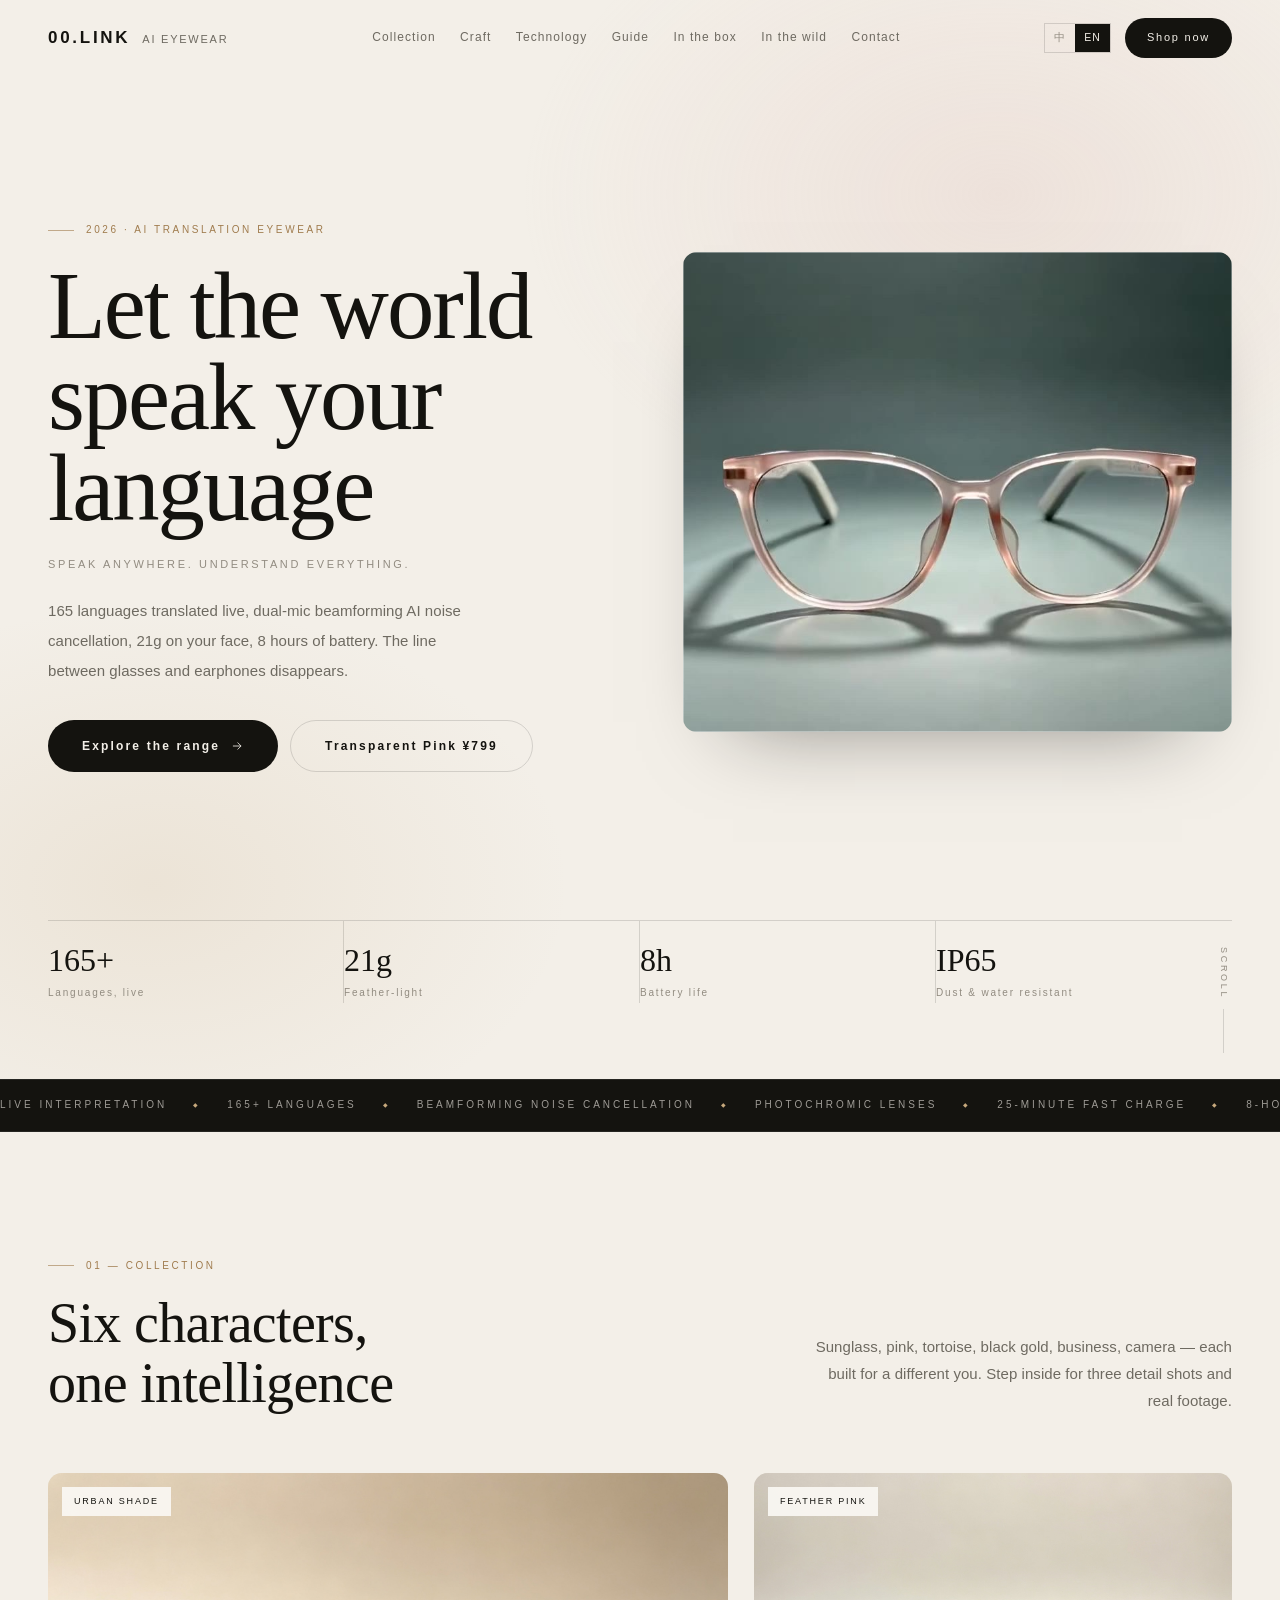
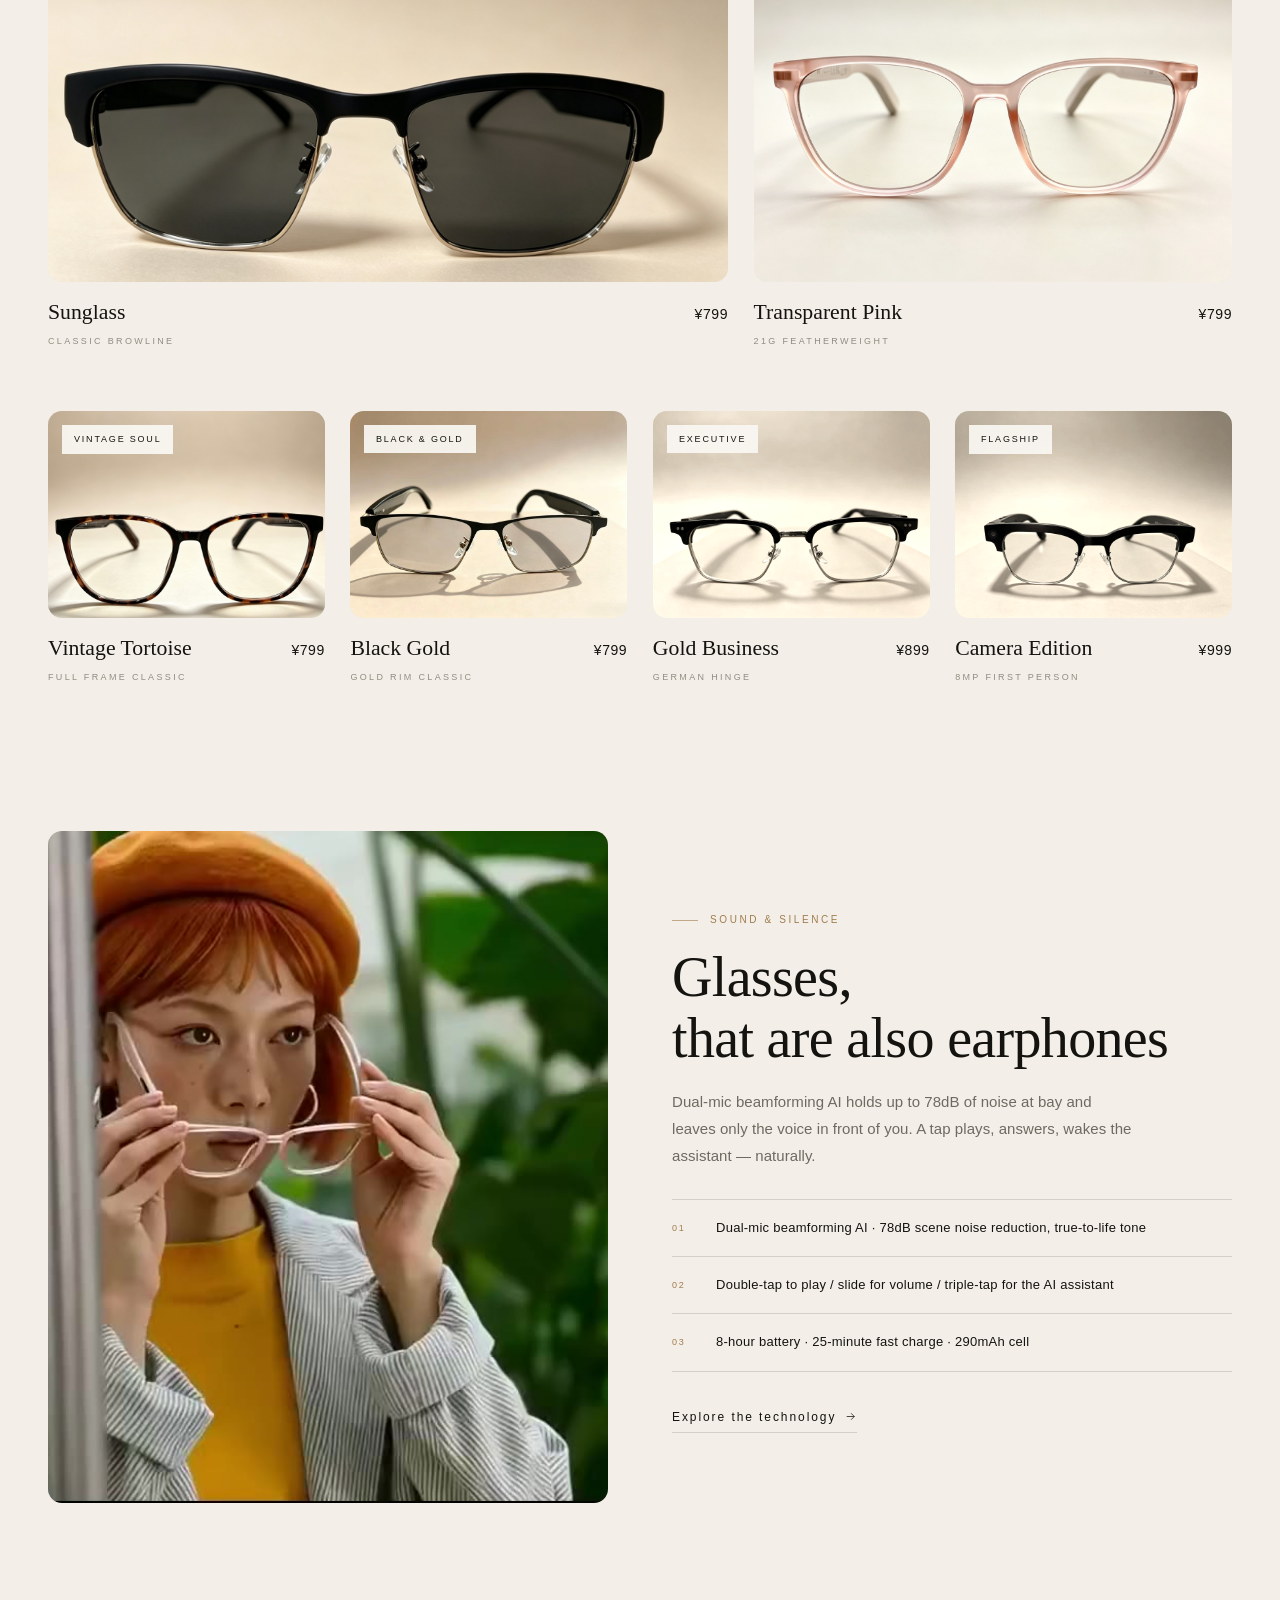
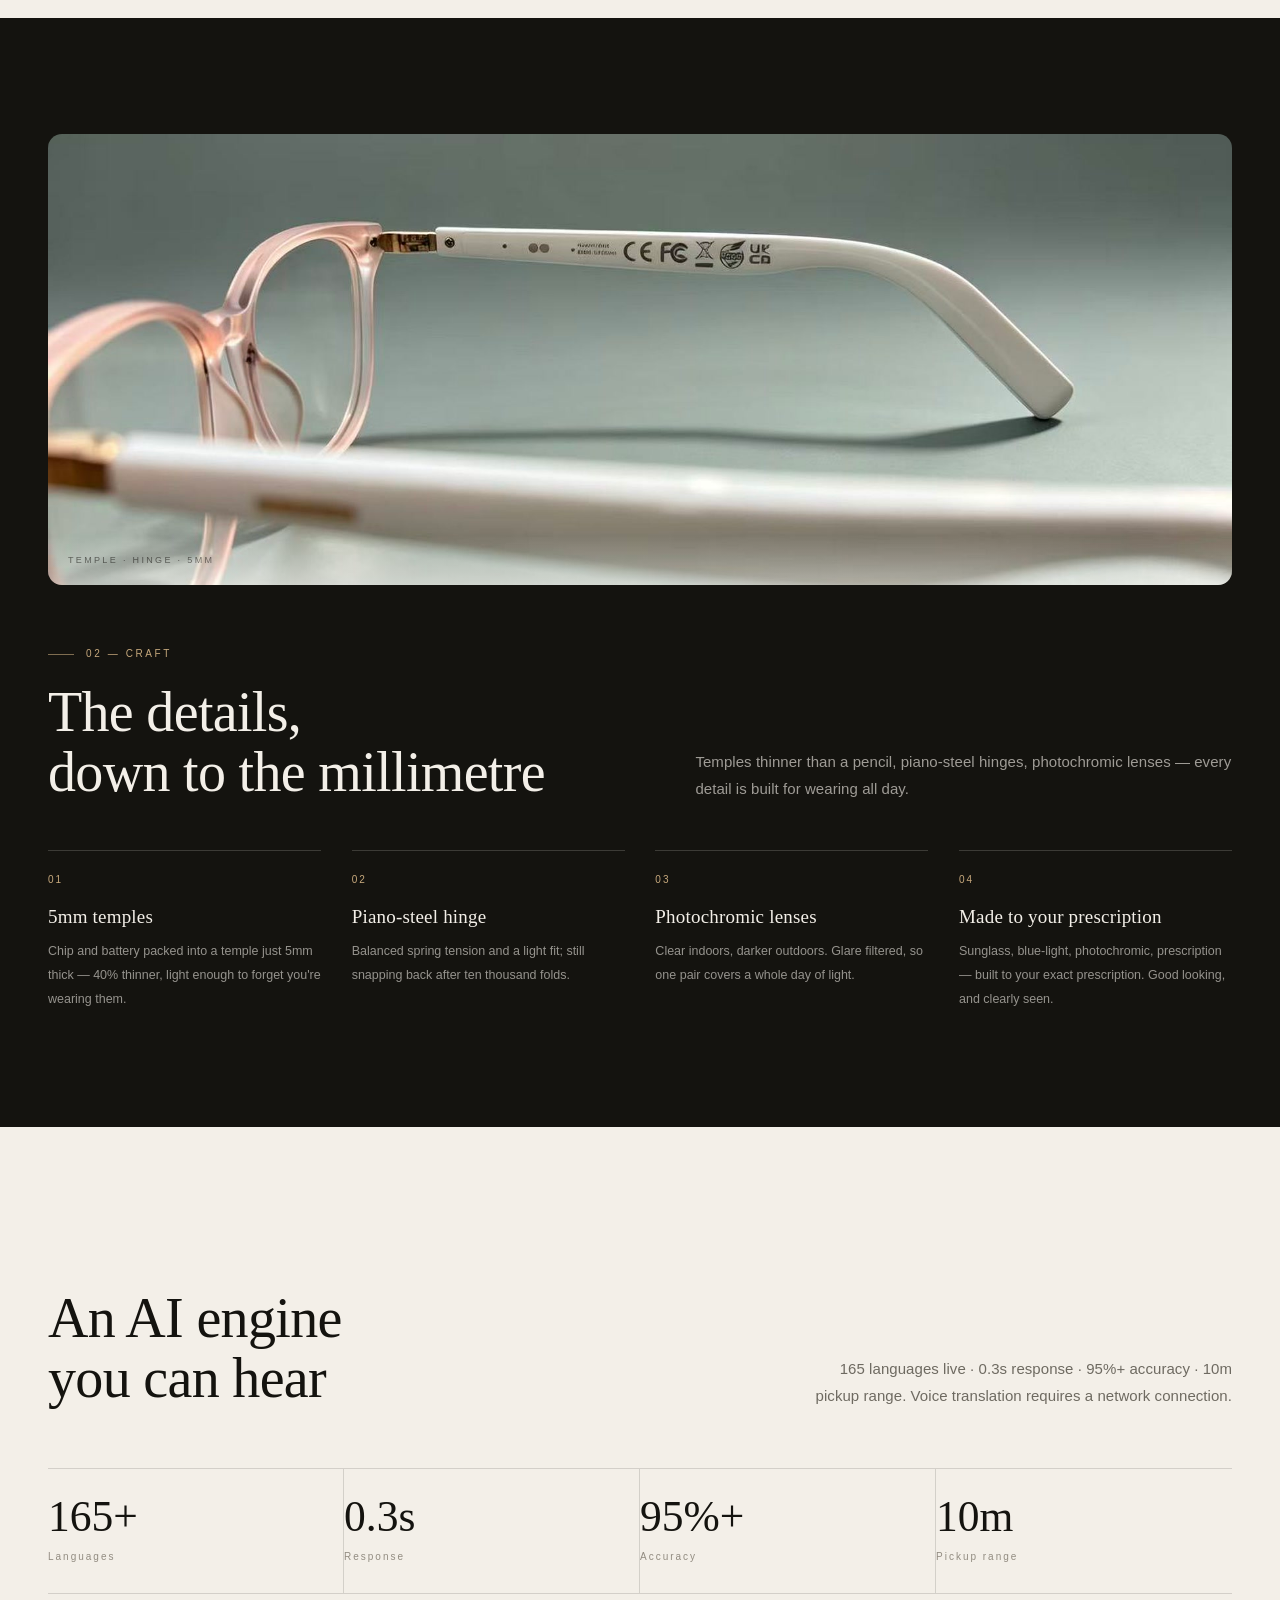
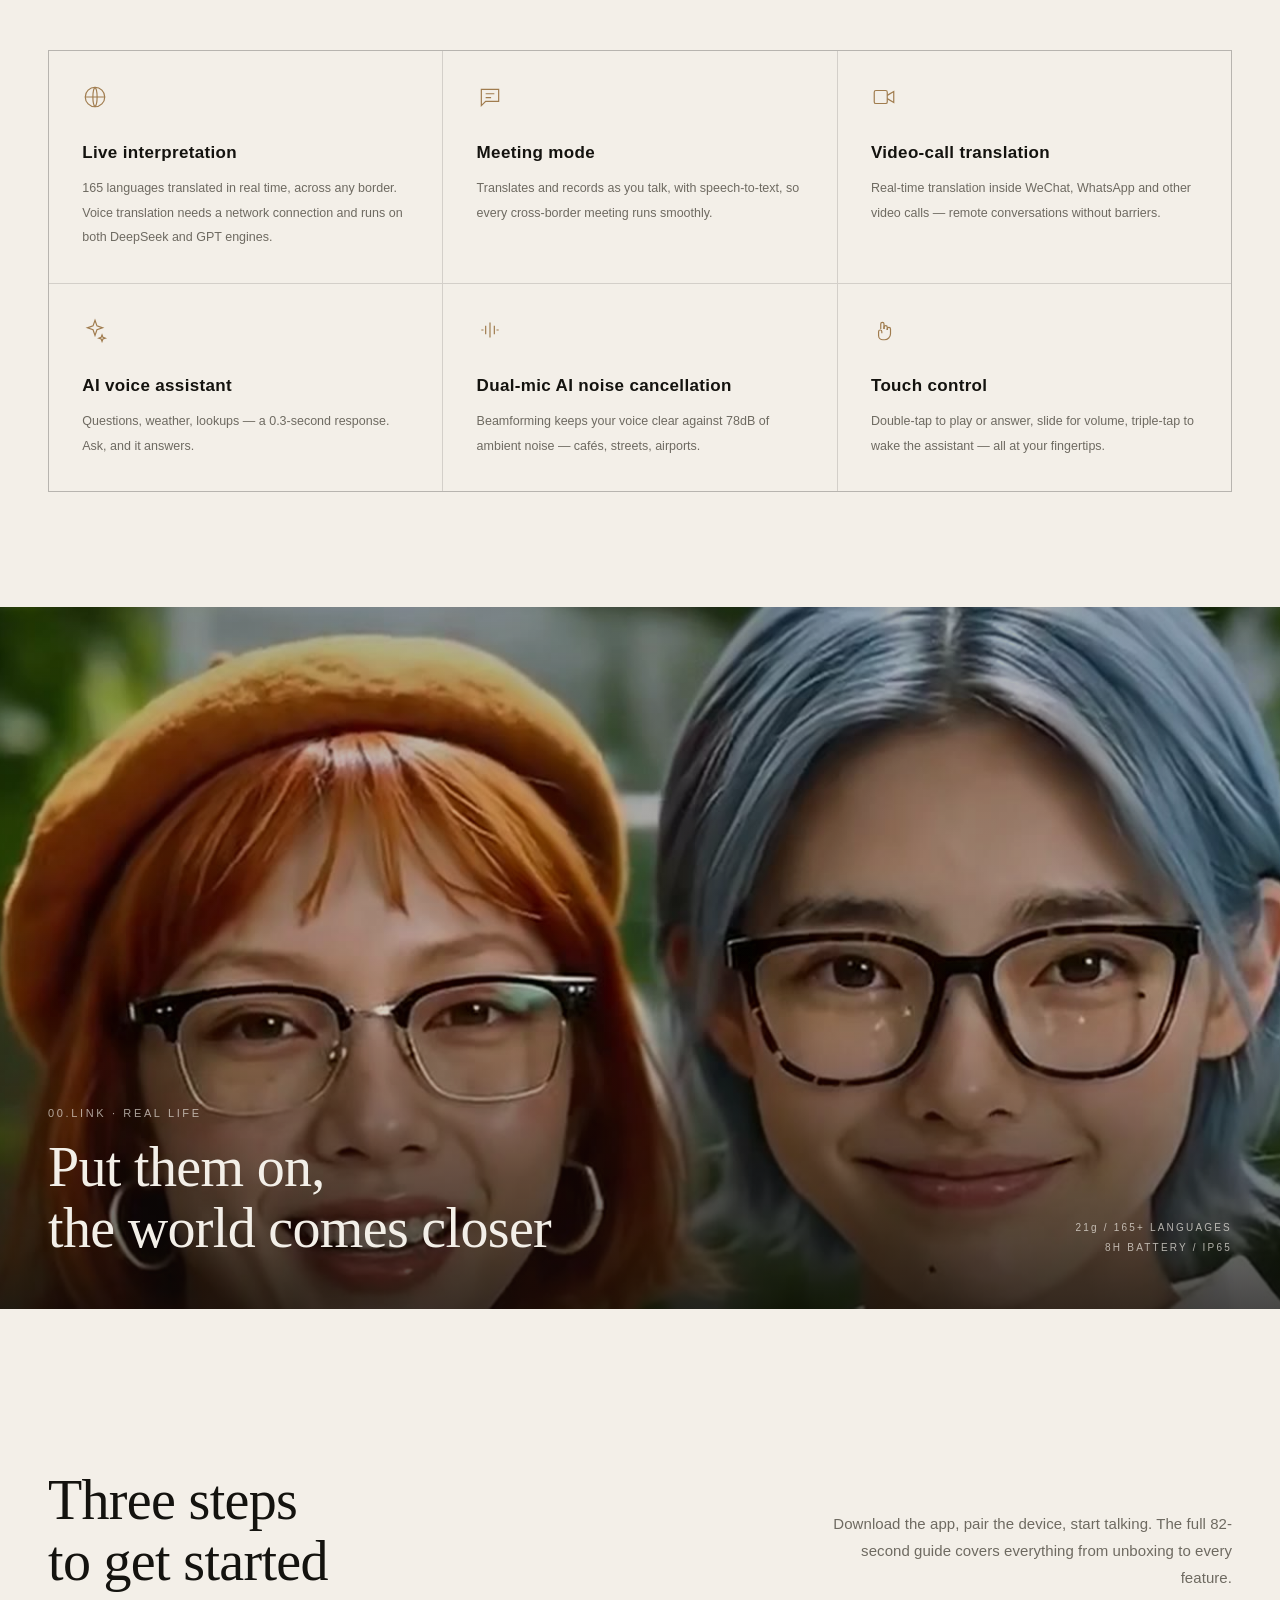
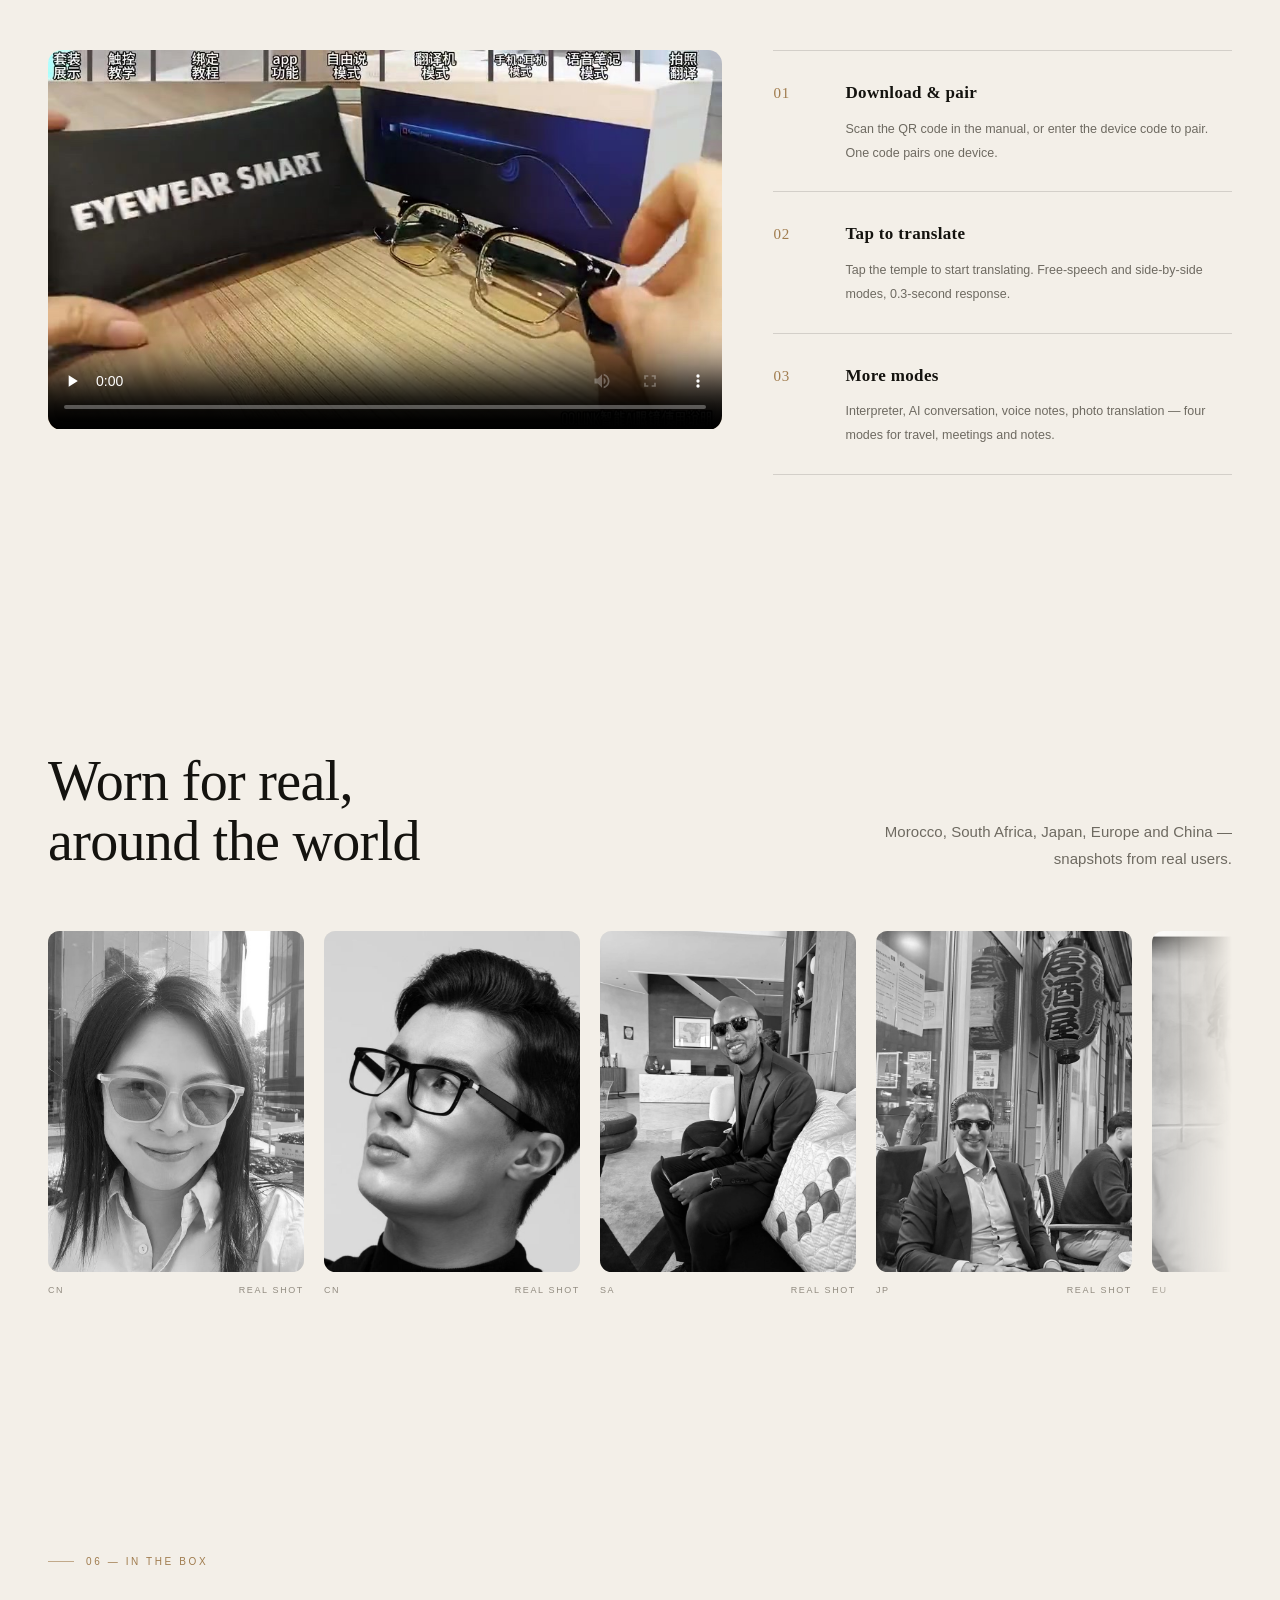
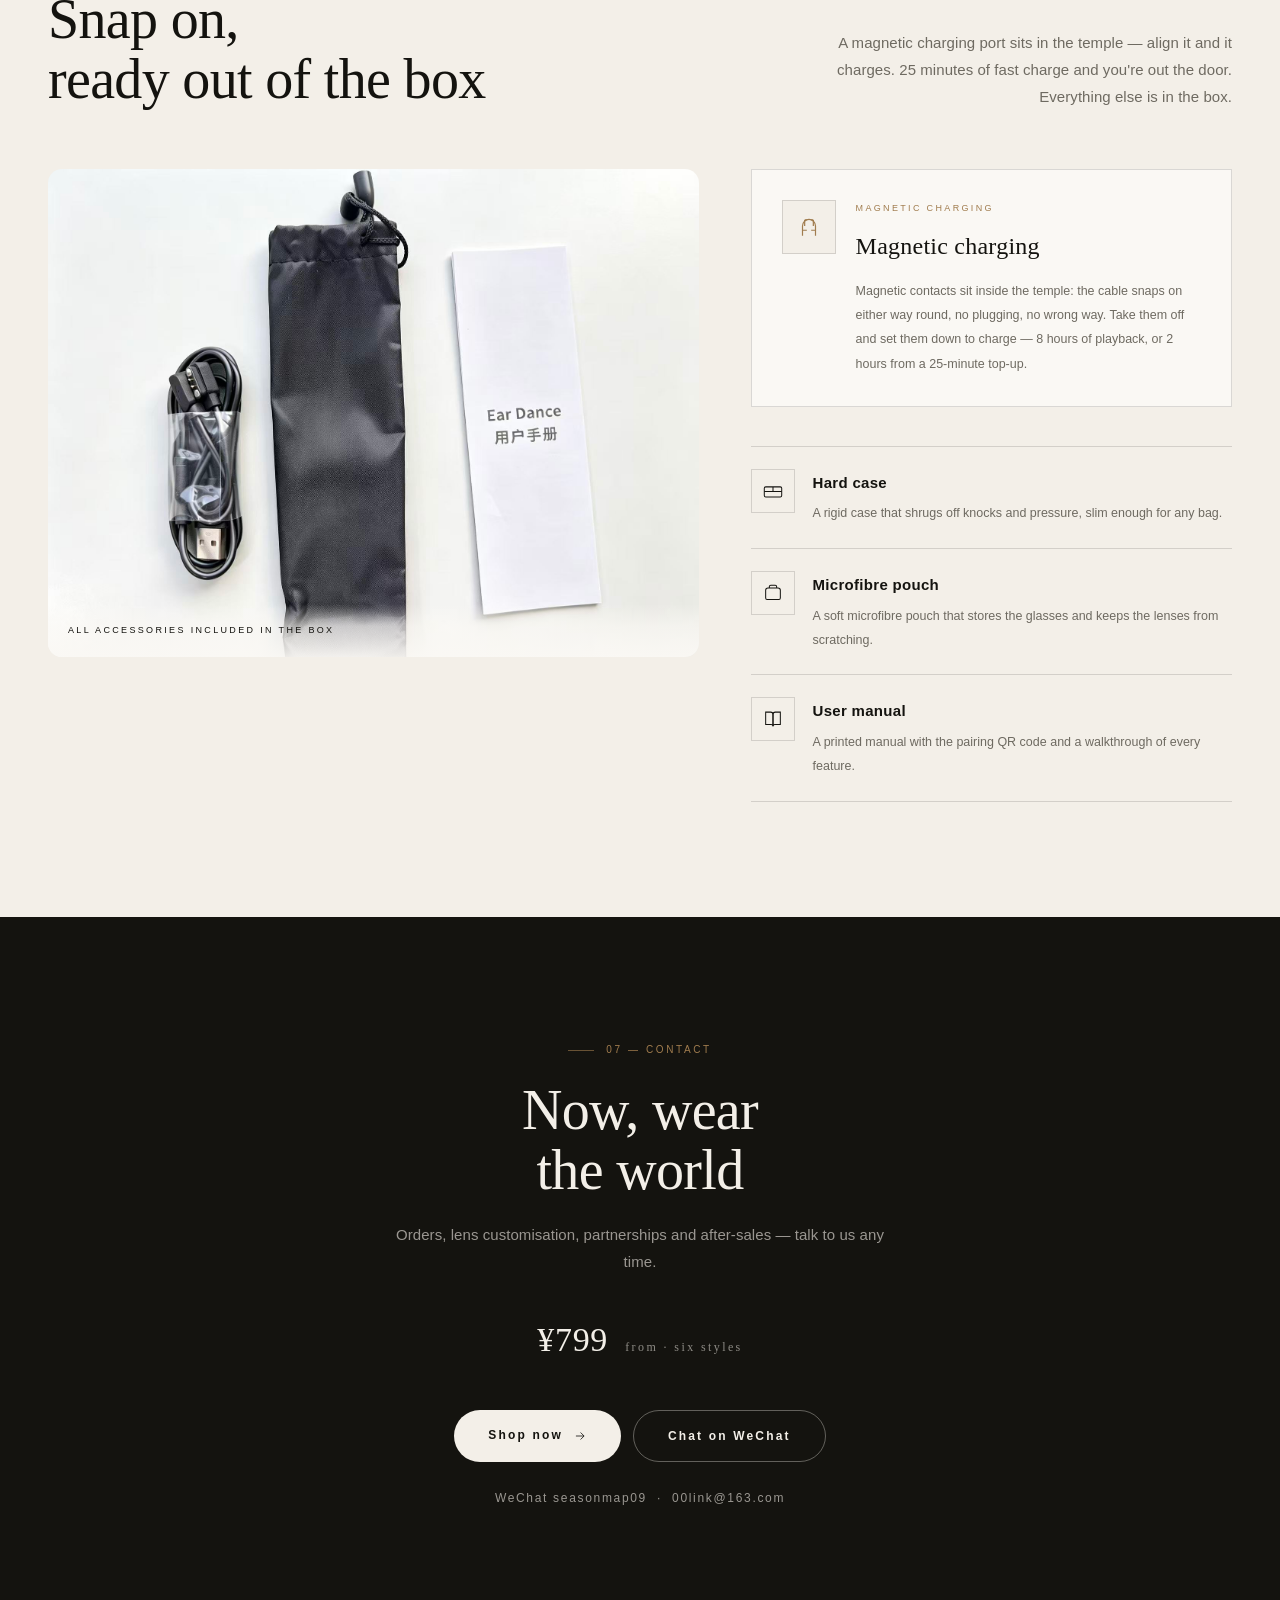
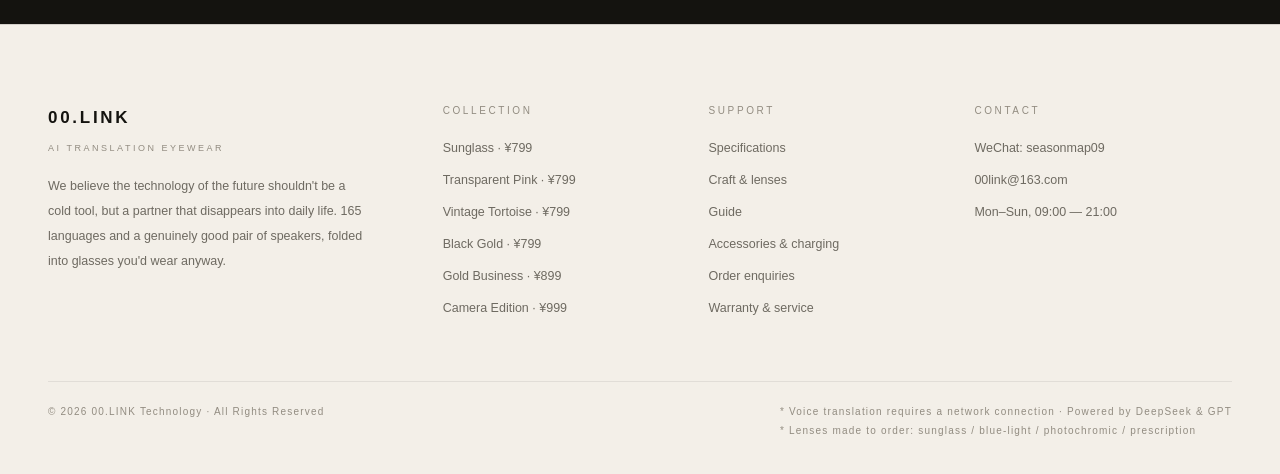
<file: en/index.html>
<!DOCTYPE html>
<html lang="en">
<head>
<meta charset="UTF-8">
<meta name="viewport" content="width=device-width, initial-scale=1.0">
<title>00.LINK · AI Translation Eyewear | 165 languages, understood on sight</title>
<meta name="description" content="00.LINK AI translation eyewear: live interpretation in 165 languages, dual-mic beamforming AI noise cancellation, 21g on your face, 8-hour battery. Sunglass / Transparent Pink / Vintage Tortoise ¥799, Gold Business ¥899, Camera Edition ¥999.">
<meta name="theme-color" content="#F3EFE8">
<meta property="og:type" content="website">
<meta property="og:locale" content="en_US">
<meta property="og:locale:alternate" content="zh_CN">
<meta property="og:title" content="00.LINK · AI Translation Eyewear | 165 languages, understood on sight">
<meta property="og:description" content="00.LINK AI translation eyewear: live interpretation in 165 languages, dual-mic beamforming AI noise cancellation, 21g on your face, 8-hour battery. Sunglass / Transparent Pink / Vintage Tortoise ¥799, Gold Business ¥899, Camera Edition ¥999.">
<meta property="og:image" content="../assets/img/pink-1.jpg">
<link rel="alternate" hreflang="zh-CN" href="../index.html">
<link rel="alternate" hreflang="en" href="index.html">
<link rel="icon" href="data:image/svg+xml,%3Csvg xmlns='http://www.w3.org/2000/svg' viewBox='0 0 64 64'%3E%3Crect width='64' height='64' fill='%2314130F'/%3E%3Ctext x='32' y='42' font-family='Helvetica,Arial' font-size='24' font-weight='700' fill='%23F3EFE8' text-anchor='middle'%3E00%3C/text%3E%3C/svg%3E">
<link rel="stylesheet" href="../css/style.css">
<script>window.LINK_I18N={copied:"Copied",menu:"Menu"};</script>
</head>
<body>

<header class="nav">
  <div class="nav-inner">
    <a class="logo" href="index.html"><b>00.LINK</b><span>AI EYEWEAR</span></a>
    <nav class="nav-links">
      <a href="index.html#series">Collection</a>
      <a href="index.html#craft">Craft</a>
      <a href="index.html#tech">Technology</a>
      <a href="index.html#guide">Guide</a>
      <a href="index.html#accessories">In the box</a>
      <a href="index.html#wild">In the wild</a>
      <a href="index.html#contact">Contact</a>
    </nav>
    <div class="nav-right">
      <div class="lang-switch"><a href="../index.html" hreflang="zh-CN" class="lang-zh" aria-label="中文">中</a><a href="index.html" hreflang="en" class="lang-en on" aria-label="English">EN</a></div>
      <a class="nav-buy" href="index.html#series">Shop now</a>
      <button class="menu-btn" aria-label="Menu"><i></i><i></i><i></i></button>
    </div>
  </div>
</header>
<div class="mobile-menu">
  <a href="index.html#series">Collection</a>
  <a href="index.html#craft">Craft</a>
  <a href="index.html#tech">Technology</a>
  <a href="index.html#guide">Guide</a>
  <a href="index.html#accessories">In the box</a>
  <a href="index.html#wild">In the wild</a>
  <a href="index.html#contact">Contact</a>
  <a class="btn btn-dark" href="index.html#series">Shop now</a>
  <div class="lang-switch"><a href="../index.html" hreflang="zh-CN" class="lang-zh" aria-label="中文">中</a><a href="index.html" hreflang="en" class="lang-en on" aria-label="English">EN</a></div>
</div>

<main>
  <section class="hero">
    <div class="wrap">
      <div class="hero-grid">
        <div class="hero-copy">
          <span class="eyebrow reveal">2026 · AI TRANSLATION EYEWEAR</span>
          <h1 class="display reveal">Let the world<br>speak your language</h1>
          <div class="en-line reveal">Speak anywhere. Understand everything.</div>
          <p class="hero-desc reveal">165 languages translated live, dual-mic beamforming AI noise cancellation, 21g on your face, 8 hours of battery. The line between glasses and earphones disappears.</p>
          <div class="hero-actions reveal">
            <a class="btn btn-dark" href="#series">Explore the range <svg viewBox="0 0 24 24" fill="none" stroke="currentColor" stroke-width="1.4"><path d="M5 12h14M13 6l6 6-6 6"/></svg></a>
            <a class="btn btn-outline" href="product-pink.html">Transparent Pink ¥799</a>
          </div>
        </div>
        <div class="hero-visual reveal">
          <div class="hero-media">
            <video autoplay muted loop playsinline poster="../assets/img/poster-pink.jpg" src="../assets/video/pink.mp4"></video>
          </div>
        </div>
      </div>
      <div class="stats reveal">
        <div class="stat"><b>165+</b><span>Languages, live</span></div>
        <div class="stat"><b>21g</b><span>Feather-light</span></div>
        <div class="stat"><b>8h</b><span>Battery life</span></div>
        <div class="stat"><b>IP65</b><span>Dust & water resistant</span></div>
      </div>
    </div>
    <div class="hero-scroll">SCROLL</div>
  </section>

  <div class="marquee">
    <div class="marquee-track">
      <span>Live interpretation</span><span>165+ languages</span><span>Beamforming noise cancellation</span><span>Photochromic lenses</span>
      <span>25-minute fast charge</span><span>8-hour battery</span><span>5mm temples</span><span>Piano-steel hinges</span>
    </div>
  </div>

  <section class="section" id="series">
    <div class="wrap">
      <div class="sec-head">
        <div>
          <span class="eyebrow reveal">01 — Collection</span>
          <h2 class="h2 reveal">Six characters,<br>one intelligence</h2>
        </div>
        <p class="lead reveal">Sunglass, pink, tortoise, black gold, business, camera — each built for a different you. Step inside for three detail shots and real footage.</p>
      </div>
      <div class="collection">
    <a class="card wide reveal" href="product-sunglass.html" data-video>
      <div class="card-media">
        <video muted loop playsinline preload="none" poster="../assets/img/poster-sunglass.jpg" src="../assets/video/sunglass.mp4"></video>
        <img src="../assets/img/sunglass-1.jpg" alt="Sunglass · 00.LINK AI translation eyewear" loading="lazy">
        <span class="card-badge">Urban Shade</span>
      </div>
      <div class="card-meta">
        <div>
          <div class="card-name">Sunglass</div>
          <span class="card-en">CLASSIC BROWLINE</span>
          <span class="card-arrow">View <svg viewBox="0 0 24 24" fill="none" stroke="currentColor" stroke-width="1.4"><path d="M5 12h14M13 6l6 6-6 6"/></svg></span>
        </div>
        <div class="card-price">¥799</div>
      </div>
    </a>
    <a class="card half reveal" href="product-pink.html" data-video>
      <div class="card-media">
        <video muted loop playsinline preload="none" poster="../assets/img/poster-pink.jpg" src="../assets/video/pink.mp4"></video>
        <img src="../assets/img/pink-1.jpg" alt="Transparent Pink · 00.LINK AI translation eyewear" loading="lazy">
        <span class="card-badge">Feather Pink</span>
      </div>
      <div class="card-meta">
        <div>
          <div class="card-name">Transparent Pink</div>
          <span class="card-en">21G FEATHERWEIGHT</span>
          <span class="card-arrow">View <svg viewBox="0 0 24 24" fill="none" stroke="currentColor" stroke-width="1.4"><path d="M5 12h14M13 6l6 6-6 6"/></svg></span>
        </div>
        <div class="card-price">¥799</div>
      </div>
    </a>
    <a class="card quarter reveal" href="product-tortoise.html" data-video>
      <div class="card-media">
        <video muted loop playsinline preload="none" poster="../assets/img/poster-tortoise.jpg" src="../assets/video/tortoise.mp4"></video>
        <img src="../assets/img/tortoise-1.jpg" alt="Vintage Tortoise · 00.LINK AI translation eyewear" loading="lazy">
        <span class="card-badge">Vintage Soul</span>
      </div>
      <div class="card-meta">
        <div>
          <div class="card-name">Vintage Tortoise</div>
          <span class="card-en">FULL FRAME CLASSIC</span>
          <span class="card-arrow">View <svg viewBox="0 0 24 24" fill="none" stroke="currentColor" stroke-width="1.4"><path d="M5 12h14M13 6l6 6-6 6"/></svg></span>
        </div>
        <div class="card-price">¥799</div>
      </div>
    </a>
    <a class="card quarter reveal" href="product-blackgold.html" data-video>
      <div class="card-media">
        <video muted loop playsinline preload="none" poster="../assets/img/poster-blackgold.jpg" src="../assets/video/blackgold.mp4"></video>
        <img src="../assets/img/blackgold-1.jpg" alt="Black Gold · 00.LINK AI translation eyewear" loading="lazy">
        <span class="card-badge">Black & Gold</span>
      </div>
      <div class="card-meta">
        <div>
          <div class="card-name">Black Gold</div>
          <span class="card-en">GOLD RIM CLASSIC</span>
          <span class="card-arrow">View <svg viewBox="0 0 24 24" fill="none" stroke="currentColor" stroke-width="1.4"><path d="M5 12h14M13 6l6 6-6 6"/></svg></span>
        </div>
        <div class="card-price">¥799</div>
      </div>
    </a>
    <a class="card quarter reveal tone" href="product-business.html" data-video>
      <div class="card-media">
        <video muted loop playsinline preload="none" poster="../assets/img/business-1.jpg" src="../assets/video/business.mp4"></video>
        <img src="../assets/img/business-1.jpg" alt="Gold Business · 00.LINK AI translation eyewear" loading="lazy">
        <span class="card-badge">Executive</span>
      </div>
      <div class="card-meta">
        <div>
          <div class="card-name">Gold Business</div>
          <span class="card-en">GERMAN HINGE</span>
          <span class="card-arrow">View <svg viewBox="0 0 24 24" fill="none" stroke="currentColor" stroke-width="1.4"><path d="M5 12h14M13 6l6 6-6 6"/></svg></span>
        </div>
        <div class="card-price">¥899</div>
      </div>
    </a>
    <a class="card quarter reveal tone" href="product-camera.html" data-video>
      <div class="card-media">
        <video muted loop playsinline preload="none" poster="../assets/img/camera-1.jpg" src="../assets/video/camera.mp4"></video>
        <img src="../assets/img/camera-1.jpg" alt="Camera Edition · 00.LINK AI translation eyewear" loading="lazy">
        <span class="card-badge">Flagship</span>
      </div>
      <div class="card-meta">
        <div>
          <div class="card-name">Camera Edition</div>
          <span class="card-en">8MP FIRST PERSON</span>
          <span class="card-arrow">View <svg viewBox="0 0 24 24" fill="none" stroke="currentColor" stroke-width="1.4"><path d="M5 12h14M13 6l6 6-6 6"/></svg></span>
        </div>
        <div class="card-price">¥999</div>
      </div>
    </a></div>
    </div>
  </section>

  <section class="section" style="padding-top:0">
    <div class="wrap">
      <div class="split">
        <div class="split-media tall reveal">
          <video autoplay muted loop playsinline poster="../assets/img/poster-split.jpg" src="../assets/video/split.mp4"></video>
        </div>
        <div class="split-body">
          <span class="eyebrow reveal">Sound &amp; Silence</span>
          <h2 class="h2 reveal">Glasses,<br>that are also earphones</h2>
          <p class="lead reveal">Dual-mic beamforming AI holds up to 78dB of noise at bay and leaves only the voice in front of you. A tap plays, answers, wakes the assistant — naturally.</p>
          <ul class="bullets">
            <li class="reveal"><i>01</i><span>Dual-mic beamforming AI · 78dB scene noise reduction, true-to-life tone</span></li>
            <li class="reveal"><i>02</i><span>Double-tap to play / slide for volume / triple-tap for the AI assistant</span></li>
            <li class="reveal"><i>03</i><span>8-hour battery · 25-minute fast charge · 290mAh cell</span></li>
          </ul>
          <div class="reveal" style="margin-top:30px">
            <a class="link-u" href="#tech">Explore the technology <svg viewBox="0 0 24 24" fill="none" stroke="currentColor" stroke-width="1.4"><path d="M5 12h14M13 6l6 6-6 6"/></svg></a>
          </div>
        </div>
      </div>
    </div>
  </section>

  <section class="section dark" id="craft">
    <div class="wrap">
      <figure class="craft-media reveal">
        <img src="../assets/img/craft-wide-a.jpg" alt="Transparent pink frame — 5mm temple and hinge detail" loading="lazy">
        <figcaption>Temple · Hinge · 5mm</figcaption>
      </figure>
      <div class="craft-head">
        <div>
          <span class="eyebrow reveal">02 — Craft</span>
          <h2 class="h2 reveal" style="margin-top:18px">The details,<br>down to the millimetre</h2>
        </div>
        <p class="lead reveal">Temples thinner than a pencil, piano-steel hinges, photochromic lenses — every detail is built for wearing all day.</p>
      </div>
      <div class="craft-list"><div class="craft-item reveal"><span class="idx">01</span><div><h3>5mm temples</h3><p>Chip and battery packed into a temple just 5mm thick — 40% thinner, light enough to forget you're wearing them.</p></div></div><div class="craft-item reveal"><span class="idx">02</span><div><h3>Piano-steel hinge</h3><p>Balanced spring tension and a light fit; still snapping back after ten thousand folds.</p></div></div><div class="craft-item reveal"><span class="idx">03</span><div><h3>Photochromic lenses</h3><p>Clear indoors, darker outdoors. Glare filtered, so one pair covers a whole day of light.</p></div></div><div class="craft-item reveal"><span class="idx">04</span><div><h3>Made to your prescription</h3><p>Sunglass, blue-light, photochromic, prescription — built to your exact prescription. Good looking, and clearly seen.</p></div></div></div>
    </div>
  </section>

  <section class="section" id="tech">
    <div class="wrap">
      <div class="sec-head">
        <div>
          <span class="eyebrow reveal">03 — Technology</span>
          <h2 class="h2 reveal">An AI engine<br>you can hear</h2>
        </div>
        <p class="lead reveal">165 languages live · 0.3s response · 95%+ accuracy · 10m pickup range. Voice translation requires a network connection.</p>
      </div>
      <div class="tech-nums reveal">
        <div class="q"><b>165+</b><span>Languages</span></div>
        <div class="q"><b>0.3s</b><span>Response</span></div>
        <div class="q"><b>95%+</b><span>Accuracy</span></div>
        <div class="q"><b>10m</b><span>Pickup range</span></div>
      </div>
      <div class="tech-grid"><div class="tech-card reveal"><svg viewBox="0 0 24 24"><circle cx="12" cy="12" r="9"/><path d="M3 12h18M12 3c2.6 2.6 2.6 15.4 0 18M12 3c-2.6 2.6-2.6 15.4 0 18"/></svg><h3>Live interpretation</h3><p>165 languages translated in real time, across any border. Voice translation needs a network connection and runs on both DeepSeek and GPT engines.</p></div><div class="tech-card reveal"><svg viewBox="0 0 24 24"><path d="M4 5h16v11H8l-4 4V5z"/><path d="M8 9h8M8 12.5h5"/></svg><h3>Meeting mode</h3><p>Translates and records as you talk, with speech-to-text, so every cross-border meeting runs smoothly.</p></div><div class="tech-card reveal"><svg viewBox="0 0 24 24"><rect x="3" y="6" width="12" height="12" rx="1.5"/><path d="M15 10.5l6-3.5v10l-6-3.5"/></svg><h3>Video-call translation</h3><p>Real-time translation inside WeChat, WhatsApp and other video calls — remote conversations without barriers.</p></div><div class="tech-card reveal"><svg viewBox="0 0 24 24"><path d="M12 3l1.8 5.2L19 10l-5.2 1.8L12 17l-1.8-5.2L5 10l5.2-1.8L12 3z"/><path d="M18.5 16.5l.8 2.2 2.2.8-2.2.8-.8 2.2-.8-2.2-2.2-.8 2.2-.8.8-2.2z"/></svg><h3>AI voice assistant</h3><p>Questions, weather, lookups — a 0.3-second response. Ask, and it answers.</p></div><div class="tech-card reveal"><svg viewBox="0 0 24 24"><path d="M4 12h2M8 8v8M12 5v14M16 8v8M20 12h-2"/></svg><h3>Dual-mic AI noise cancellation</h3><p>Beamforming keeps your voice clear against 78dB of ambient noise — cafés, streets, airports.</p></div><div class="tech-card reveal"><svg viewBox="0 0 24 24"><path d="M9 11V6.5a1.5 1.5 0 013 0V11"/><path d="M12 11V9.5a1.5 1.5 0 013 0V12"/><path d="M15 12v-1a1.5 1.5 0 013 0v4.5A5.5 5.5 0 0112.5 21H11a4 4 0 01-4-4v-3.5a1.5 1.5 0 013 0V15"/></svg><h3>Touch control</h3><p>Double-tap to play or answer, slide for volume, triple-tap to wake the assistant — all at your fingertips.</p></div></div>
    </div>
  </section>

  <section class="band">
    <video autoplay muted loop playsinline poster="../assets/img/poster-brand.jpg" src="../assets/video/brand.mp4"></video>
    <div class="band-cap">
      <div>
        <div class="en-line" style="margin-bottom:14px">00.LINK · Real Life</div>
        <h2 class="h2">Put them on,<br>the world comes closer</h2>
      </div>
      <div class="meta">21g / 165+ LANGUAGES<br>8H BATTERY / IP65</div>
    </div>
  </section>

  <section class="section" id="guide">
    <div class="wrap">
      <div class="sec-head">
        <div>
          <span class="eyebrow reveal">04 — Guide</span>
          <h2 class="h2 reveal">Three steps<br>to get started</h2>
        </div>
        <p class="lead reveal">Download the app, pair the device, start talking. The full 82-second guide covers everything from unboxing to every feature.</p>
      </div>
      <div class="guide">
        <div class="guide-media reveal">
          <video controls preload="none" poster="../assets/img/guide-poster.jpg" src="../assets/video/guide.mp4"></video>
        </div>
        <ol class="guide-steps">
          <li class="reveal">
            <span class="n">01</span>
            <div>
              <h3>Download & pair</h3>
              <p>Scan the QR code in the manual, or enter the device code to pair. One code pairs one device.</p>
            </div>
          </li>
          <li class="reveal">
            <span class="n">02</span>
            <div>
              <h3>Tap to translate</h3>
              <p>Tap the temple to start translating. Free-speech and side-by-side modes, 0.3-second response.</p>
            </div>
          </li>
          <li class="reveal">
            <span class="n">03</span>
            <div>
              <h3>More modes</h3>
              <p>Interpreter, AI conversation, voice notes, photo translation — four modes for travel, meetings and notes.</p>
            </div>
          </li>
        </ol>
      </div>
    </div>
  </section>

  <section class="section" id="wild">
    <div class="wrap">
      <div class="sec-head">
        <div>
          <span class="eyebrow reveal">05 — In the wild</span>
          <h2 class="h2 reveal">Worn for real,<br>around the world</h2>
        </div>
        <p class="lead reveal">Morocco, South Africa, Japan, Europe and China — snapshots from real users.</p>
      </div>
      <div class="wild-strip reveal"><figure class="wild-item"><div class="ph"><img src="../assets/img/buyer7.jpg" alt="00.LINK worn for real" loading="lazy"></div><figcaption><span>CN</span><span>REAL SHOT</span></figcaption></figure><figure class="wild-item"><div class="ph"><img src="../assets/img/buyer8.jpg" alt="00.LINK worn for real" loading="lazy"></div><figcaption><span>CN</span><span>REAL SHOT</span></figcaption></figure><figure class="wild-item"><div class="ph"><img src="../assets/img/buyer3.jpg" alt="00.LINK worn for real" loading="lazy"></div><figcaption><span>SA</span><span>REAL SHOT</span></figcaption></figure><figure class="wild-item"><div class="ph"><img src="../assets/img/buyer5.jpg" alt="00.LINK worn for real" loading="lazy"></div><figcaption><span>JP</span><span>REAL SHOT</span></figcaption></figure><figure class="wild-item"><div class="ph"><img src="../assets/img/buyer2.jpg" alt="00.LINK worn for real" loading="lazy"></div><figcaption><span>EU</span><span>REAL SHOT</span></figcaption></figure><figure class="wild-item"><div class="ph"><img src="../assets/img/buyer4.jpg" alt="00.LINK worn for real" loading="lazy"></div><figcaption><span>SA</span><span>REAL SHOT</span></figcaption></figure><figure class="wild-item"><div class="ph"><img src="../assets/img/buyer6.jpg" alt="00.LINK worn for real" loading="lazy"></div><figcaption><span>CN</span><span>REAL SHOT</span></figcaption></figure><figure class="wild-item"><div class="ph"><img src="../assets/img/buyer1.jpg" alt="00.LINK worn for real" loading="lazy"></div><figcaption><span>MA</span><span>REAL SHOT</span></figcaption></figure></div>
    </div>
  </section>

  <section class="section" id="accessories">
    <div class="wrap">
      <div class="sec-head">
        <div>
          <span class="eyebrow reveal">06 — In the box</span>
          <h2 class="h2 reveal">Snap on,<br>ready out of the box</h2>
        </div>
        <p class="lead reveal">A magnetic charging port sits in the temple — align it and it charges. 25 minutes of fast charge and you're out the door. Everything else is in the box.</p>
      </div>

      <div class="acc-grid">
        <figure class="acc-media reveal">
          <img src="../assets/img/acc-hero2.jpg" alt="00.LINK accessories: magnetic charging cable, pouch and user manual">
          <figcaption>All accessories included in the box</figcaption>
        </figure>

        <div class="acc-side">
          <div class="acc-charge reveal">
            <div class="acc-charge-icon"><svg viewBox="0 0 24 24"><path d="M6 20V11a6 6 0 0 1 12 0v9"/><path d="M6 15h4M14 15h4"/><path d="M8 11V5.5M16 11V5.5"/><path d="M8 5.5h2M14 5.5h2"/></svg></div>
            <div>
              <span class="acc-kicker">Magnetic Charging</span>
              <h3>Magnetic charging</h3>
              <p>Magnetic contacts sit inside the temple: the cable snaps on either way round, no plugging, no wrong way. Take them off and set them down to charge — 8 hours of playback, or 2 hours from a 25-minute top-up.</p>
            </div>
          </div>

          <ul class="acc-list">
            <li class="reveal">
              <span class="acc-ico"><svg viewBox="0 0 24 24"><rect x="2.5" y="7.5" width="19" height="11" rx="1.6"/><path d="M2.5 12.5h19M12 7.5v5"/></svg></span>
              <div>
                <h4>Hard case</h4>
                <p>A rigid case that shrugs off knocks and pressure, slim enough for any bag.</p>
              </div>
            </li>
            <li class="reveal">
              <span class="acc-ico"><svg viewBox="0 0 24 24"><path d="M4 9c0-1.4 1.1-2.5 2.5-2.5h11C18.9 6.5 20 7.6 20 9v8.5a1.5 1.5 0 0 1-1.5 1.5h-13A1.5 1.5 0 0 1 4 17.5V9z"/><path d="M8 6.5V5.2c0-.9.7-1.7 1.6-1.7h4.8c.9 0 1.6.8 1.6 1.7v1.3"/></svg></span>
              <div>
                <h4>Microfibre pouch</h4>
                <p>A soft microfibre pouch that stores the glasses and keeps the lenses from scratching.</p>
              </div>
            </li>
            <li class="reveal">
              <span class="acc-ico"><svg viewBox="0 0 24 24"><path d="M4 4.5h5.5c1.4 0 2.5 1.1 2.5 2.5v13c0-1.1-.9-2-2-2H4v-13z"/><path d="M20 4.5h-5.5c-1.4 0-2.5 1.1-2.5 2.5v13c0-1.1.9-2 2-2H20v-13z"/></svg></span>
              <div>
                <h4>User manual</h4>
                <p>A printed manual with the pairing QR code and a walkthrough of every feature.</p>
              </div>
            </li>
          </ul>
        </div>
      </div>
    </div>
  </section>

  <section class="cta" id="contact">
    <div class="wrap">
      <span class="eyebrow reveal" style="justify-content:center">07 — Contact</span>
      <h2 class="h2 reveal">Now, wear<br>the world</h2>
      <p class="lead reveal">Orders, lens customisation, partnerships and after-sales — talk to us any time.</p>
      <div class="cta-price reveal">¥799 <small>from · six styles</small></div>
      <div class="cta-actions reveal">
        <a class="btn btn-light" href="#series">Shop now <svg viewBox="0 0 24 24" fill="none" stroke="currentColor" stroke-width="1.4"><path d="M5 12h14M13 6l6 6-6 6"/></svg></a>
        <button class="btn btn-ghost-light" onclick="openBuy('Transparent Pink', 799, '../assets/img/pink-1.jpg')">Chat on WeChat</button>
      </div>
      <p class="lead reveal" style="margin-top:26px;font-size:12px;letter-spacing:.14em">WeChat seasonmap09 &nbsp;·&nbsp; 00link@163.com</p>
    </div>
  </section>
</main>

<footer class="footer">
  <div class="wrap">
    <div class="foot-grid">
      <div class="foot-brand">
        <b>00.LINK</b><span>AI TRANSLATION EYEWEAR</span>
        <p>We believe the technology of the future shouldn't be a cold tool, but a partner that disappears into daily life. 165 languages and a genuinely good pair of speakers, folded into glasses you'd wear anyway.</p>
      </div>
      <div class="foot-col">
        <h4>Collection</h4>
        <a href="product-sunglass.html">Sunglass · ¥799</a><a href="product-pink.html">Transparent Pink · ¥799</a><a href="product-tortoise.html">Vintage Tortoise · ¥799</a><a href="product-blackgold.html">Black Gold · ¥799</a><a href="product-business.html">Gold Business · ¥899</a><a href="product-camera.html">Camera Edition · ¥999</a>
      </div>
      <div class="foot-col">
        <h4>Support</h4>
        <a href="index.html#tech">Specifications</a>
        <a href="index.html#craft">Craft & lenses</a>
        <a href="index.html#guide">Guide</a>
        <a href="index.html#accessories">Accessories & charging</a>
        <a href="index.html#contact">Order enquiries</a>
        <a href="index.html#contact">Warranty & service</a>
      </div>
      <div class="foot-col">
        <h4>Contact</h4>
        <p>WeChat: seasonmap09</p>
        <a href="mailto:00link@163.com">00link@163.com</a>
        <p>Mon–Sun, 09:00 — 21:00</p>
      </div>
    </div>
    <div class="foot-bottom">
      <span>© <span data-year>2026</span> 00.LINK Technology · All Rights Reserved</span>
      <span>* Voice translation requires a network connection · Powered by DeepSeek &amp; GPT<br>* Lenses made to order: sunglass / blue-light / photochromic / prescription</span>
    </div>
  </div>
</footer>

<div class="modal" id="buyModal">
  <div class="modal-card">
    <button class="modal-close" onclick="closeBuy()" aria-label="Close">×</button>
    <h3>Order enquiry</h3>
    <div class="en-line">CONCIERGE · 1 ON 1</div>
    <div class="modal-prod">
      <img data-buy-img src="../assets/img/pink-1.jpg" alt="">
      <div><b data-buy-name>Transparent Pink</b><span data-buy-price>¥799</span></div>
    </div>
    <div class="modal-contact">
      <div class="row"><span>01 &nbsp; Add our WeChat</span><button onclick="copyText('seasonmap09')">Copy ID</button></div>
      <div class="row"><span>02 &nbsp; Confirm style & lenses</span><span style="color:var(--muted-2)">seasonmap09</span></div>
      <div class="row"><span>03 &nbsp; Pay via WeChat</span><span style="color:var(--muted-2)">WeChat Pay accepted</span></div>
      <div class="row"><span>04 &nbsp; Ships by SF Express</span><span style="color:var(--muted-2)">Within 48 hours</span></div>
    </div>
    <div style="display:flex;gap:10px;margin-top:18px;">
      <button class="btn btn-dark" style="flex:1;height:48px" onclick="copyText('seasonmap09')">Copy WeChat ID</button>
      <a class="btn btn-outline" style="flex:1;height:48px" href="mailto:00link@163.com">Email us</a>
    </div>
    <p class="note">WeChat Pay · Free SF Express shipping · 7-day returns · 1-year warranty</p>
  </div>
</div>
<div class="toast" id="toast"></div>
<script src="../js/site.js"></script>
</body>
</html>
</file>
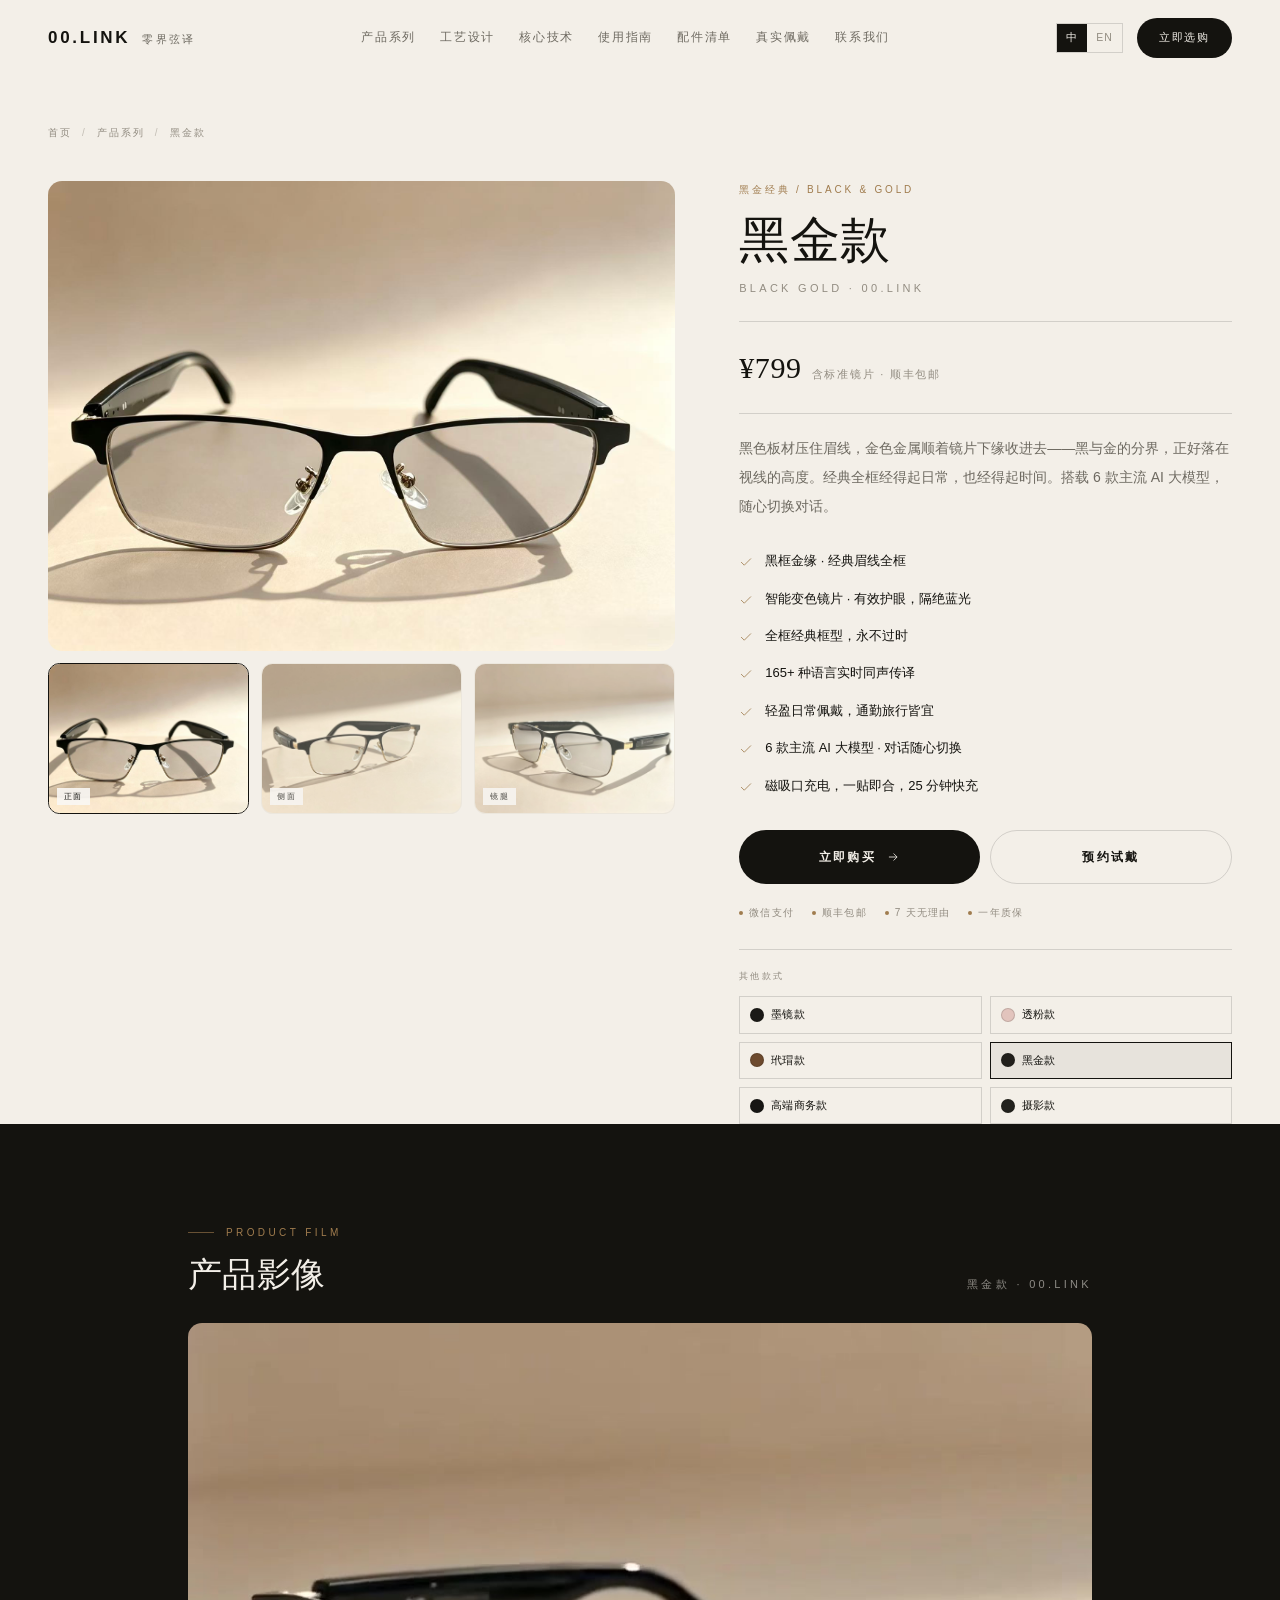
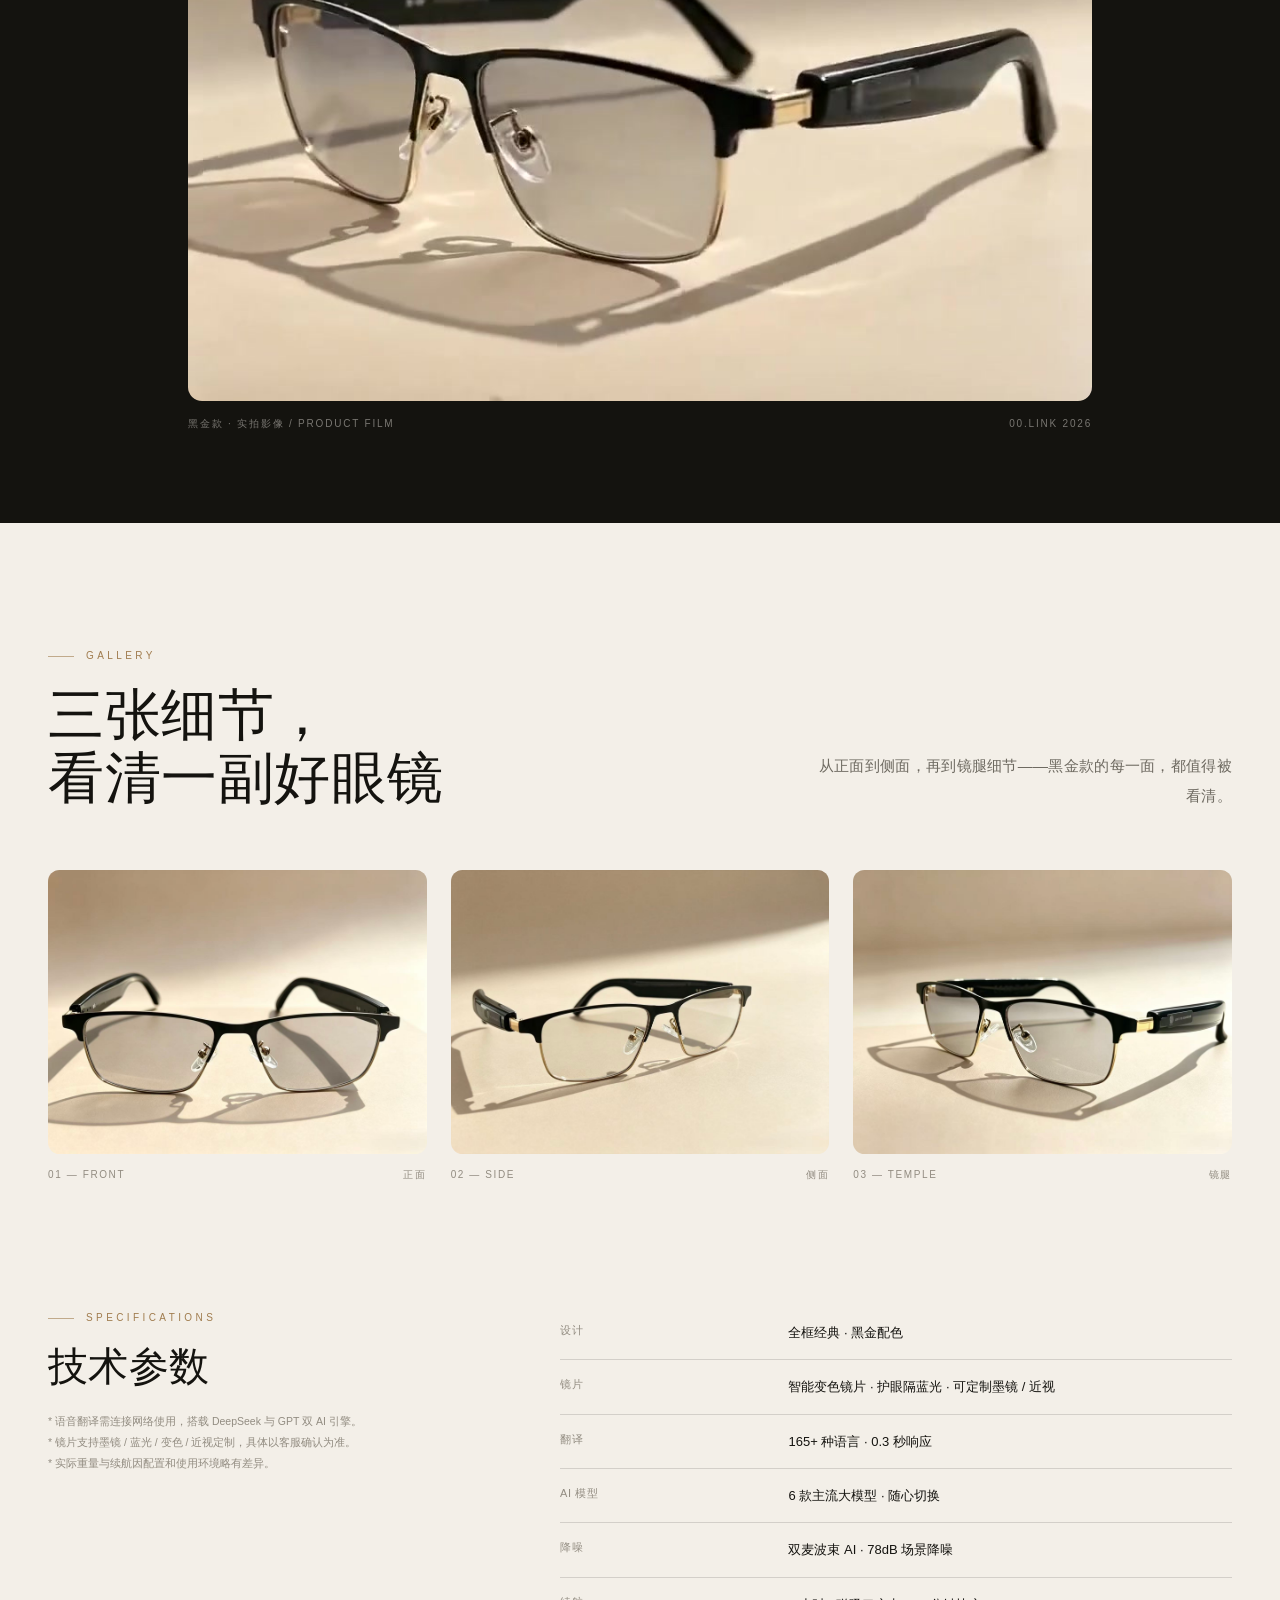
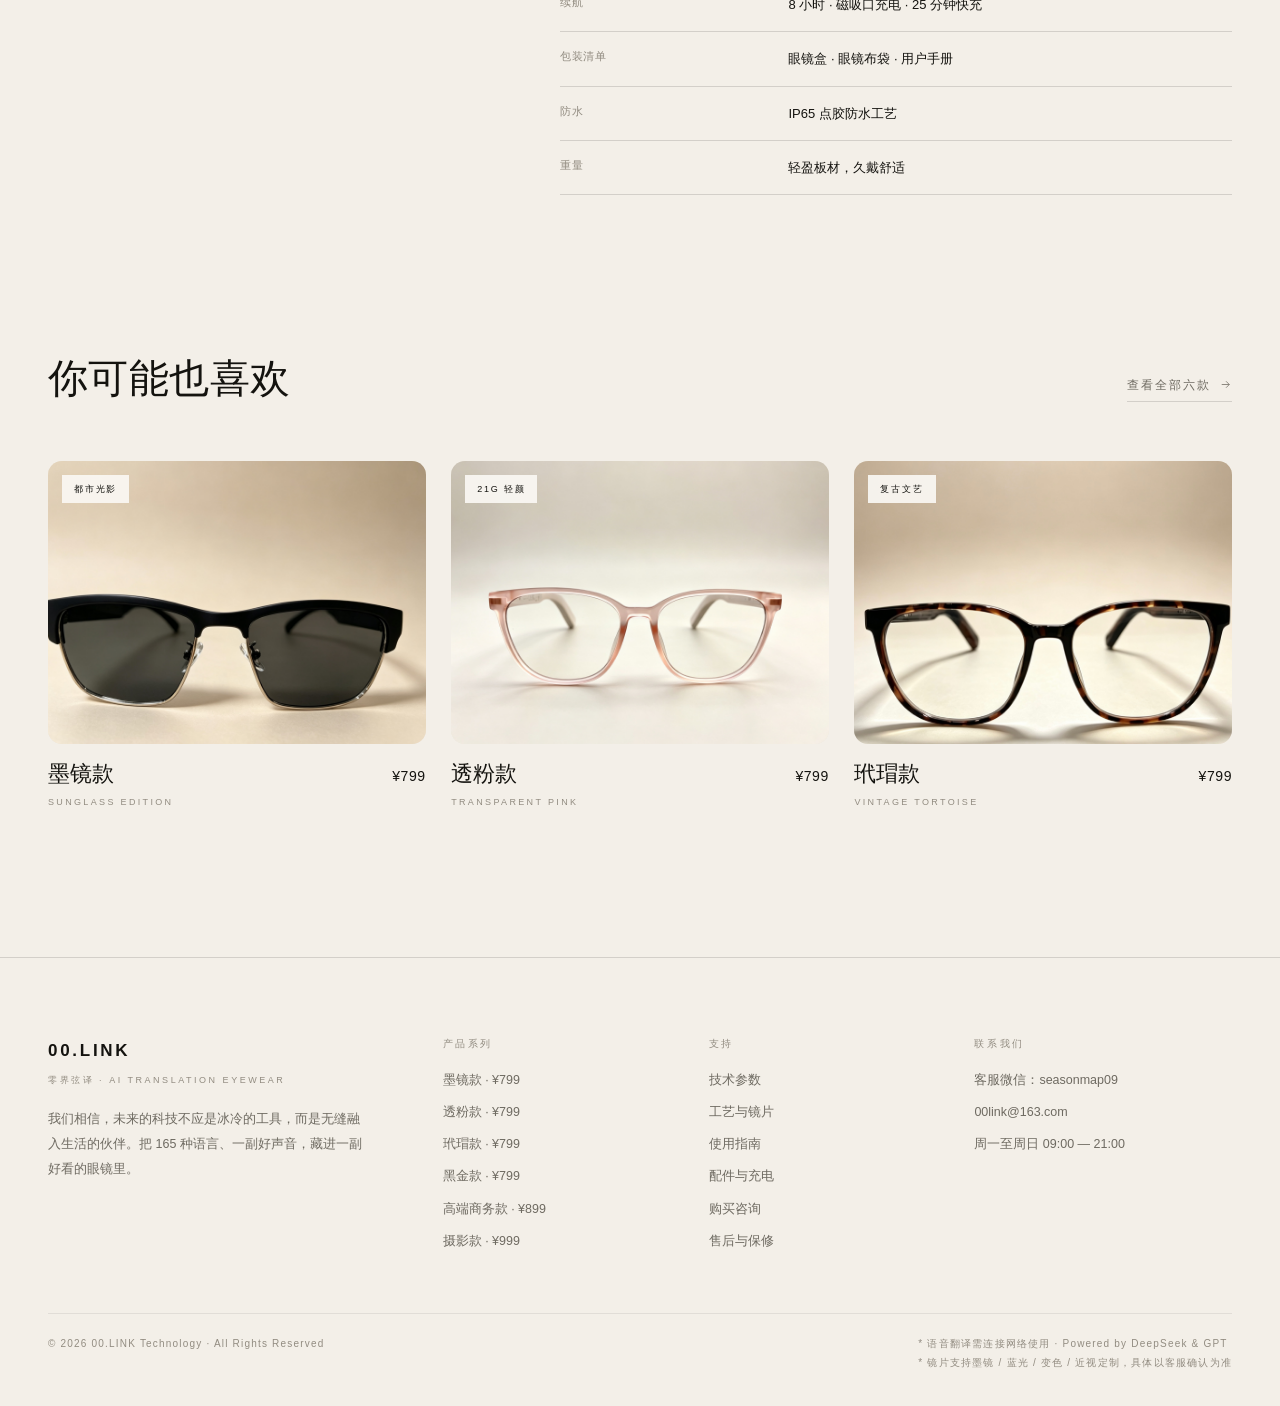
<file: product-blackgold.html>
<!DOCTYPE html>
<html lang="zh-CN">
<head>
<meta charset="UTF-8">
<meta name="viewport" content="width=device-width, initial-scale=1.0">
<title>黑金款 BLACK GOLD · ¥799 | 00.LINK 零界弦译 AI 翻译眼镜</title>
<meta name="description" content="黑金款（BLACK GOLD）¥799。黑框金缘，沉稳里透一点光。165+ 种语言实时同传、双麦波束 AI 降噪、8 小时续航。">
<meta name="theme-color" content="#F3EFE8">
<meta property="og:type" content="website">
<meta property="og:locale" content="zh_CN">
<meta property="og:locale:alternate" content="en_US">
<meta property="og:title" content="黑金款 BLACK GOLD · ¥799 | 00.LINK 零界弦译 AI 翻译眼镜">
<meta property="og:description" content="黑金款（BLACK GOLD）¥799。黑框金缘，沉稳里透一点光。165+ 种语言实时同传、双麦波束 AI 降噪、8 小时续航。">
<meta property="og:image" content="assets/img/blackgold-1.jpg">
<link rel="alternate" hreflang="zh-CN" href="product-blackgold.html">
<link rel="alternate" hreflang="en" href="en/product-blackgold.html">
<link rel="icon" href="data:image/svg+xml,%3Csvg xmlns='http://www.w3.org/2000/svg' viewBox='0 0 64 64'%3E%3Crect width='64' height='64' fill='%2314130F'/%3E%3Ctext x='32' y='42' font-family='Helvetica,Arial' font-size='24' font-weight='700' fill='%23F3EFE8' text-anchor='middle'%3E00%3C/text%3E%3C/svg%3E">
<link rel="stylesheet" href="css/style.css">
<script>window.LINK_I18N={copied:"已复制",menu:"菜单"};</script>
</head>
<body>

<header class="nav">
  <div class="nav-inner">
    <a class="logo" href="index.html"><b>00.LINK</b><span>零界弦译</span></a>
    <nav class="nav-links">
      <a href="index.html#series">产品系列</a>
      <a href="index.html#craft">工艺设计</a>
      <a href="index.html#tech">核心技术</a>
      <a href="index.html#guide">使用指南</a>
      <a href="index.html#accessories">配件清单</a>
      <a href="index.html#wild">真实佩戴</a>
      <a href="index.html#contact">联系我们</a>
    </nav>
    <div class="nav-right">
      <div class="lang-switch"><a href="product-blackgold.html" hreflang="zh-CN" class="lang-zh on" aria-label="中文">中</a><a href="en/product-blackgold.html" hreflang="en" class="lang-en" aria-label="English">EN</a></div>
      <a class="nav-buy" href="index.html#series">立即选购</a>
      <button class="menu-btn" aria-label="菜单"><i></i><i></i><i></i></button>
    </div>
  </div>
</header>
<div class="mobile-menu">
  <a href="index.html#series">产品系列</a>
  <a href="index.html#craft">工艺设计</a>
  <a href="index.html#tech">核心技术</a>
  <a href="index.html#guide">使用指南</a>
  <a href="index.html#accessories">配件清单</a>
  <a href="index.html#wild">真实佩戴</a>
  <a href="index.html#contact">联系我们</a>
  <a class="btn btn-dark" href="index.html#series">立即选购</a>
  <div class="lang-switch"><a href="product-blackgold.html" hreflang="zh-CN" class="lang-zh on" aria-label="中文">中</a><a href="en/product-blackgold.html" hreflang="en" class="lang-en" aria-label="English">EN</a></div>
</div>

<main>
  <section class="p-hero">
    <div class="wrap">
      <div class="crumb"><a href="index.html">首页</a><i>/</i><a href="index.html#series">产品系列</a><i>/</i><span>黑金款</span></div>
      <div class="p-grid">
        <div class="p-gallery">
          <div class="gallery-main reveal"><img src="assets/img/blackgold-1.jpg" alt="黑金款 · 00.LINK AI 翻译眼镜"></div>
          <div class="gallery-thumbs reveal"><button class="thumb active" data-src="assets/img/blackgold-1.jpg" aria-label="正面 / FRONT"><img src="assets/img/blackgold-1.jpg" alt="黑金款 正面 / FRONT" loading="lazy"><span class="lab">正面</span></button><button class="thumb" data-src="assets/img/blackgold-2.jpg" aria-label="侧面 / SIDE"><img src="assets/img/blackgold-2.jpg" alt="黑金款 侧面 / SIDE" loading="lazy"><span class="lab">侧面</span></button><button class="thumb" data-src="assets/img/blackgold-3.jpg" aria-label="镜腿 / TEMPLE"><img src="assets/img/blackgold-3.jpg" alt="黑金款 镜腿 / TEMPLE" loading="lazy"><span class="lab">镜腿</span></button></div>
        </div>
        <div class="p-info">
          <div class="tag reveal">黑金经典 / BLACK & GOLD</div>
          <h1 class="reveal">黑金款</h1>
          <div class="en-line reveal">BLACK GOLD · 00.LINK</div>
          <div class="p-price reveal"><b>¥799</b><span>含标准镜片 · 顺丰包邮</span></div>
          <p class="p-desc reveal">黑色板材压住眉线，金色金属顺着镜片下缘收进去——黑与金的分界，正好落在视线的高度。经典全框经得起日常，也经得起时间。搭载 6 款主流 AI 大模型，随心切换对话。</p>
          <ul class="p-feats reveal"><li><svg viewBox="0 0 24 24"><path d="M4 12.5l5 5L20 6.5" stroke-linecap="round" stroke-linejoin="round"/></svg><span>黑框金缘 · 经典眉线全框</span></li><li><svg viewBox="0 0 24 24"><path d="M4 12.5l5 5L20 6.5" stroke-linecap="round" stroke-linejoin="round"/></svg><span>智能变色镜片 · 有效护眼，隔绝蓝光</span></li><li><svg viewBox="0 0 24 24"><path d="M4 12.5l5 5L20 6.5" stroke-linecap="round" stroke-linejoin="round"/></svg><span>全框经典框型，永不过时</span></li><li><svg viewBox="0 0 24 24"><path d="M4 12.5l5 5L20 6.5" stroke-linecap="round" stroke-linejoin="round"/></svg><span>165+ 种语言实时同声传译</span></li><li><svg viewBox="0 0 24 24"><path d="M4 12.5l5 5L20 6.5" stroke-linecap="round" stroke-linejoin="round"/></svg><span>轻盈日常佩戴，通勤旅行皆宜</span></li><li><svg viewBox="0 0 24 24"><path d="M4 12.5l5 5L20 6.5" stroke-linecap="round" stroke-linejoin="round"/></svg><span>6 款主流 AI 大模型 · 对话随心切换</span></li><li><svg viewBox="0 0 24 24"><path d="M4 12.5l5 5L20 6.5" stroke-linecap="round" stroke-linejoin="round"/></svg><span>磁吸口充电，一贴即合，25 分钟快充</span></li></ul>
          <div class="p-actions reveal">
            <button class="btn btn-dark" onclick="openBuy('黑金款', 799, 'assets/img/blackgold-1.jpg')">立即购买 <svg viewBox="0 0 24 24" fill="none" stroke="currentColor" stroke-width="1.4"><path d="M5 12h14M13 6l6 6-6 6"/></svg></button>
            <button class="btn btn-outline" onclick="copyText('seasonmap09')">预约试戴</button>
          </div>
          <div class="p-notes reveal">
            <span>微信支付</span><span>顺丰包邮</span><span>7 天无理由</span><span>一年质保</span>
          </div>
          <div class="swatches reveal">
            <h4>其他款式</h4>
            <div class="swatch-row"><a class="swatch" href="product-sunglass.html"><i style="background:#1b1a17"></i>墨镜款</a><a class="swatch" href="product-pink.html"><i style="background:#e2c4bd"></i>透粉款</a><a class="swatch" href="product-tortoise.html"><i style="background:#6d4a2e"></i>玳瑁款</a><a class="swatch active" href="product-blackgold.html"><i style="background:#211f1b"></i>黑金款</a><a class="swatch" href="product-business.html"><i style="background:#171614"></i>高端商务款</a><a class="swatch" href="product-camera.html"><i style="background:#22211d"></i>摄影款</a></div>
          </div>
        </div>
      </div>
    </div>
  </section>

  <section class="p-film">
    <div class="wrap">
      <div class="p-film-head">
        <div>
          <span class="eyebrow reveal">PRODUCT FILM</span>
          <h2 class="h2 reveal" style="margin-top:14px">产品影像</h2>
        </div>
        <div class="en-line">黑金款 · 00.LINK</div>
      </div>
      <div class="reveal"><div class="p-film-media"><video autoplay muted loop playsinline poster="assets/img/poster-blackgold.jpg" src="assets/video/blackgold.mp4"></video></div><div class="p-film-cap"><span>黑金款 · 实拍影像 / PRODUCT FILM</span><span>00.LINK 2026</span></div></div>
    </div>
  </section>

  <section class="section">
    <div class="wrap">
      <div class="sec-head">
        <div>
          <span class="eyebrow reveal">Gallery</span>
          <h2 class="h2 reveal">三张细节，<br>看清一副好眼镜</h2>
        </div>
        <p class="lead reveal">从正面到侧面，再到镜腿细节——黑金款的每一面，都值得被看清。</p>
      </div>
      <div class="detail-gallery"><figure class="g1 reveal"><div class="ph"><img src="assets/img/blackgold-1.jpg" alt="黑金款 正面 / FRONT" loading="lazy"></div><figcaption><span>01 — FRONT</span><span>正面</span></figcaption></figure><figure class="g2 reveal"><div class="ph"><img src="assets/img/blackgold-2.jpg" alt="黑金款 侧面 / SIDE" loading="lazy"></div><figcaption><span>02 — SIDE</span><span>侧面</span></figcaption></figure><figure class="g3 reveal"><div class="ph"><img src="assets/img/blackgold-3.jpg" alt="黑金款 镜腿 / TEMPLE" loading="lazy"></div><figcaption><span>03 — TEMPLE</span><span>镜腿</span></figcaption></figure></div>
    </div>
  </section>

  <section class="section" style="padding-top:0">
    <div class="wrap">
      <div class="spec-wrap">
        <div>
          <span class="eyebrow reveal">Specifications</span>
          <h2 class="h2 reveal" style="margin-top:16px;font-size:clamp(26px,3.4vw,40px)">技术参数</h2>
          <p class="spec-note reveal">* 语音翻译需连接网络使用，搭载 DeepSeek 与 GPT 双 AI 引擎。<br>* 镜片支持墨镜 / 蓝光 / 变色 / 近视定制，具体以客服确认为准。<br>* 实际重量与续航因配置和使用环境略有差异。</p>
        </div>
        <table class="spec-table reveal"><tr><td>设计</td><td>全框经典 · 黑金配色</td></tr><tr><td>镜片</td><td>智能变色镜片 · 护眼隔蓝光 · 可定制墨镜 / 近视</td></tr><tr><td>翻译</td><td>165+ 种语言 · 0.3 秒响应</td></tr><tr><td>AI 模型</td><td>6 款主流大模型 · 随心切换</td></tr><tr><td>降噪</td><td>双麦波束 AI · 78dB 场景降噪</td></tr><tr><td>续航</td><td>8 小时 · 磁吸口充电 · 25 分钟快充</td></tr><tr><td>包装清单</td><td>眼镜盒 · 眼镜布袋 · 用户手册</td></tr><tr><td>防水</td><td>IP65 点胶防水工艺</td></tr><tr><td>重量</td><td>轻盈板材，久戴舒适</td></tr></table>
      </div>
    </div>
  </section>

  <section class="section" style="padding-top:0">
    <div class="wrap">
      <div class="sec-head">
        <div>
          <span class="eyebrow reveal">More styles</span>
          <h2 class="h2 reveal" style="font-size:clamp(26px,3.4vw,40px)">你可能也喜欢</h2>
        </div>
        <p class="lead reveal"><a class="link-u" href="index.html#series">查看全部六款 <svg viewBox="0 0 24 24" fill="none" stroke="currentColor" stroke-width="1.4"><path d="M5 12h14M13 6l6 6-6 6"/></svg></a></p>
      </div>
      <div class="related">
    <a class="card reveal" href="product-sunglass.html" data-video>
      <div class="card-media">
        <video muted loop playsinline preload="none" poster="assets/img/poster-sunglass.jpg" src="assets/video/sunglass.mp4"></video>
        <img src="assets/img/sunglass-1.jpg" alt="墨镜款 · 00.LINK AI 翻译眼镜" loading="lazy">
        <span class="card-badge">都市光影</span>
      </div>
      <div class="card-meta">
        <div>
          <div class="card-name">墨镜款</div>
          <span class="card-en">SUNGLASS EDITION</span>
          <span class="card-arrow">查看详情 <svg viewBox="0 0 24 24" fill="none" stroke="currentColor" stroke-width="1.4"><path d="M5 12h14M13 6l6 6-6 6"/></svg></span>
        </div>
        <div class="card-price">¥799</div>
      </div>
    </a>
    <a class="card reveal" href="product-pink.html" data-video>
      <div class="card-media">
        <video muted loop playsinline preload="none" poster="assets/img/poster-pink.jpg" src="assets/video/pink.mp4"></video>
        <img src="assets/img/pink-1.jpg" alt="透粉款 · 00.LINK AI 翻译眼镜" loading="lazy">
        <span class="card-badge">21g 轻颜</span>
      </div>
      <div class="card-meta">
        <div>
          <div class="card-name">透粉款</div>
          <span class="card-en">TRANSPARENT PINK</span>
          <span class="card-arrow">查看详情 <svg viewBox="0 0 24 24" fill="none" stroke="currentColor" stroke-width="1.4"><path d="M5 12h14M13 6l6 6-6 6"/></svg></span>
        </div>
        <div class="card-price">¥799</div>
      </div>
    </a>
    <a class="card reveal" href="product-tortoise.html" data-video>
      <div class="card-media">
        <video muted loop playsinline preload="none" poster="assets/img/poster-tortoise.jpg" src="assets/video/tortoise.mp4"></video>
        <img src="assets/img/tortoise-1.jpg" alt="玳瑁款 · 00.LINK AI 翻译眼镜" loading="lazy">
        <span class="card-badge">复古文艺</span>
      </div>
      <div class="card-meta">
        <div>
          <div class="card-name">玳瑁款</div>
          <span class="card-en">VINTAGE TORTOISE</span>
          <span class="card-arrow">查看详情 <svg viewBox="0 0 24 24" fill="none" stroke="currentColor" stroke-width="1.4"><path d="M5 12h14M13 6l6 6-6 6"/></svg></span>
        </div>
        <div class="card-price">¥799</div>
      </div>
    </a></div>
    </div>
  </section>
</main>

<footer class="footer">
  <div class="wrap">
    <div class="foot-grid">
      <div class="foot-brand">
        <b>00.LINK</b><span>零界弦译 · AI TRANSLATION EYEWEAR</span>
        <p>我们相信，未来的科技不应是冰冷的工具，而是无缝融入生活的伙伴。把 165 种语言、一副好声音，藏进一副好看的眼镜里。</p>
      </div>
      <div class="foot-col">
        <h4>产品系列</h4>
        <a href="product-sunglass.html">墨镜款 · ¥799</a><a href="product-pink.html">透粉款 · ¥799</a><a href="product-tortoise.html">玳瑁款 · ¥799</a><a href="product-blackgold.html">黑金款 · ¥799</a><a href="product-business.html">高端商务款 · ¥899</a><a href="product-camera.html">摄影款 · ¥999</a>
      </div>
      <div class="foot-col">
        <h4>支持</h4>
        <a href="index.html#tech">技术参数</a>
        <a href="index.html#craft">工艺与镜片</a>
        <a href="index.html#guide">使用指南</a>
        <a href="index.html#accessories">配件与充电</a>
        <a href="index.html#contact">购买咨询</a>
        <a href="index.html#contact">售后与保修</a>
      </div>
      <div class="foot-col">
        <h4>联系我们</h4>
        <p>客服微信：seasonmap09</p>
        <a href="mailto:00link@163.com">00link@163.com</a>
        <p>周一至周日 09:00 — 21:00</p>
      </div>
    </div>
    <div class="foot-bottom">
      <span>© <span data-year>2026</span> 00.LINK Technology · All Rights Reserved</span>
      <span>* 语音翻译需连接网络使用 · Powered by DeepSeek &amp; GPT<br>* 镜片支持墨镜 / 蓝光 / 变色 / 近视定制，具体以客服确认为准</span>
    </div>
  </div>
</footer>

<div class="modal" id="buyModal">
  <div class="modal-card">
    <button class="modal-close" onclick="closeBuy()" aria-label="关闭">×</button>
    <h3>购买咨询</h3>
    <div class="en-line">CONCIERGE · 1 ON 1</div>
    <div class="modal-prod">
      <img data-buy-img src="assets/img/pink-1.jpg" alt="">
      <div><b data-buy-name>透粉款</b><span data-buy-price>¥799</span></div>
    </div>
    <div class="modal-contact">
      <div class="row"><span>01 &nbsp; 添加客服微信</span><button onclick="copyText('seasonmap09')">复制微信号</button></div>
      <div class="row"><span>02 &nbsp; 确认款式与镜片</span><span style="color:var(--muted-2)">seasonmap09</span></div>
      <div class="row"><span>03 &nbsp; 微信支付下单</span><span style="color:var(--muted-2)">支持微信支付</span></div>
      <div class="row"><span>04 &nbsp; 顺丰包邮发货</span><span style="color:var(--muted-2)">48 小时内</span></div>
    </div>
    <div style="display:flex;gap:10px;margin-top:18px;">
      <button class="btn btn-dark" style="flex:1;height:48px" onclick="copyText('seasonmap09')">复制客服微信</button>
      <a class="btn btn-outline" style="flex:1;height:48px" href="mailto:00link@163.com">邮件咨询</a>
    </div>
    <p class="note">支持微信支付 · 顺丰包邮 · 7 天无理由退换 · 一年质保</p>
  </div>
</div>
<div class="toast" id="toast"></div>
<script src="js/site.js"></script>
</body>
</html>
</file>
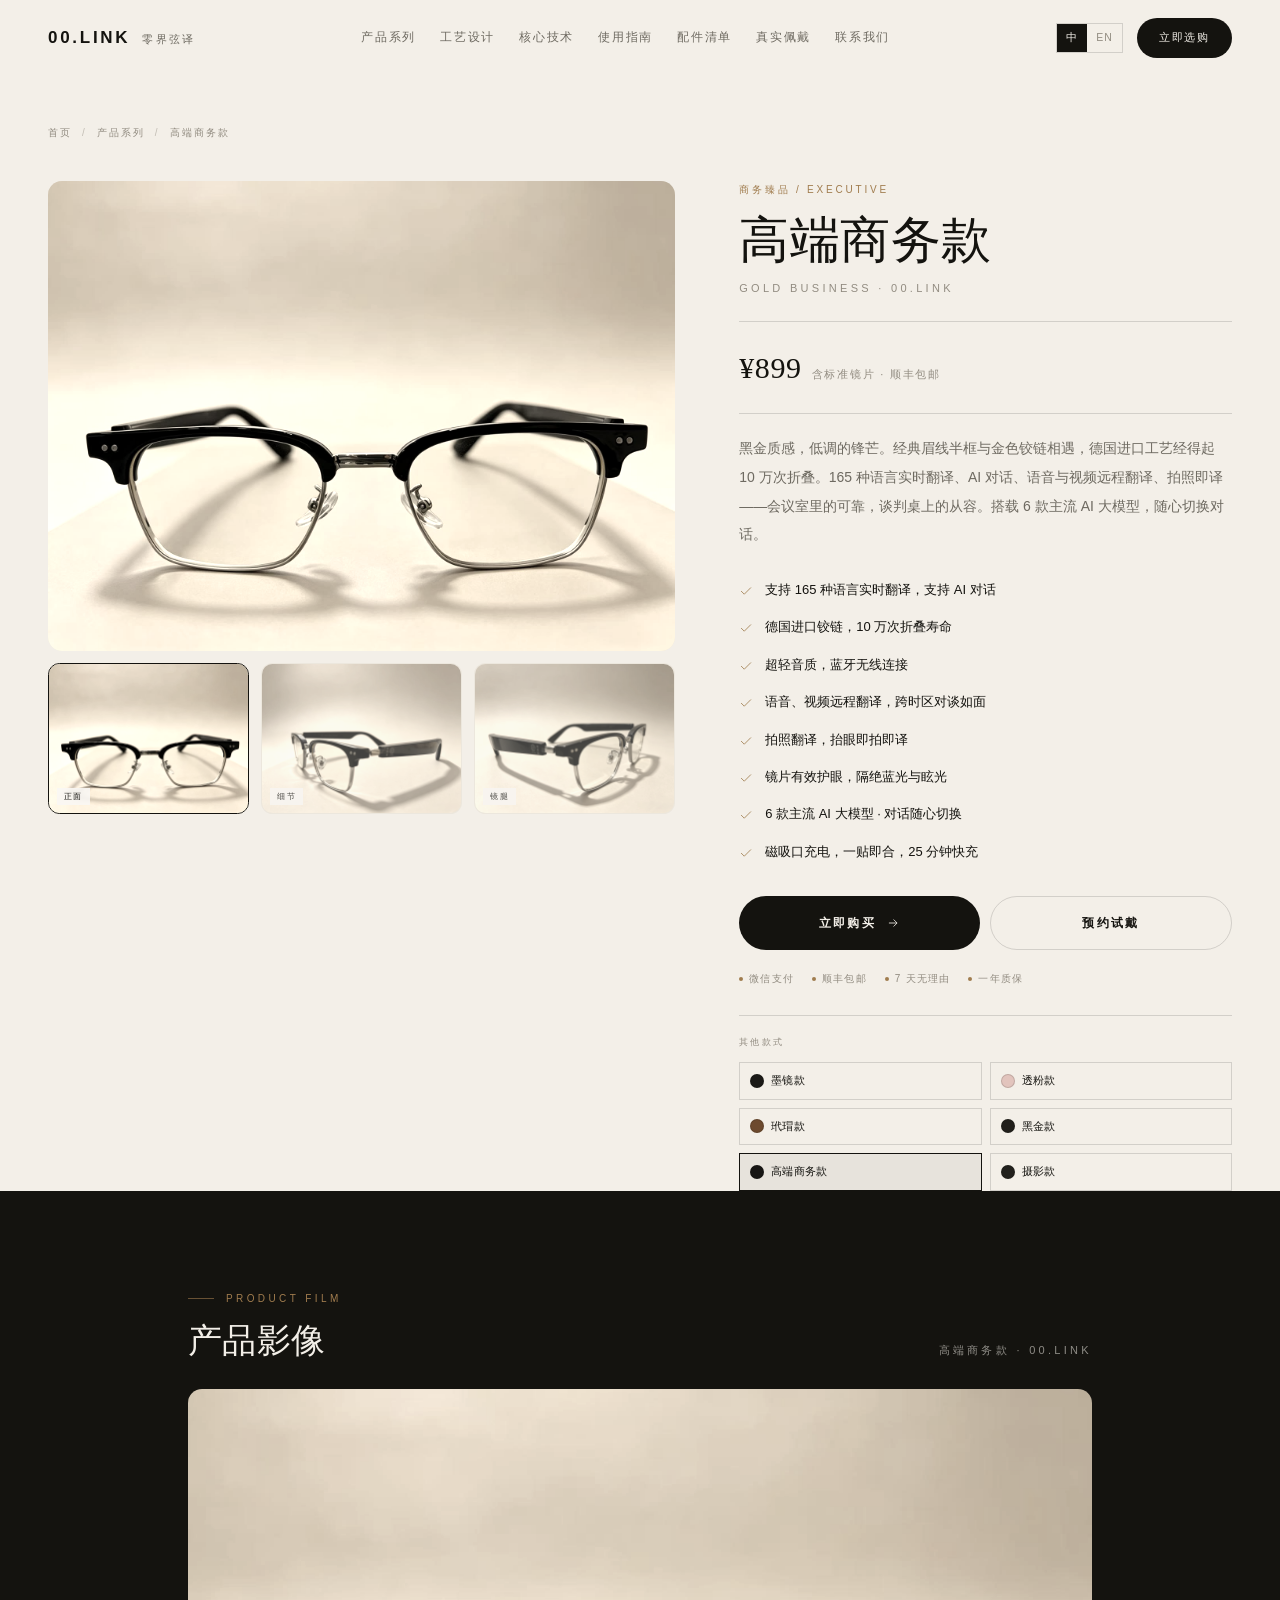
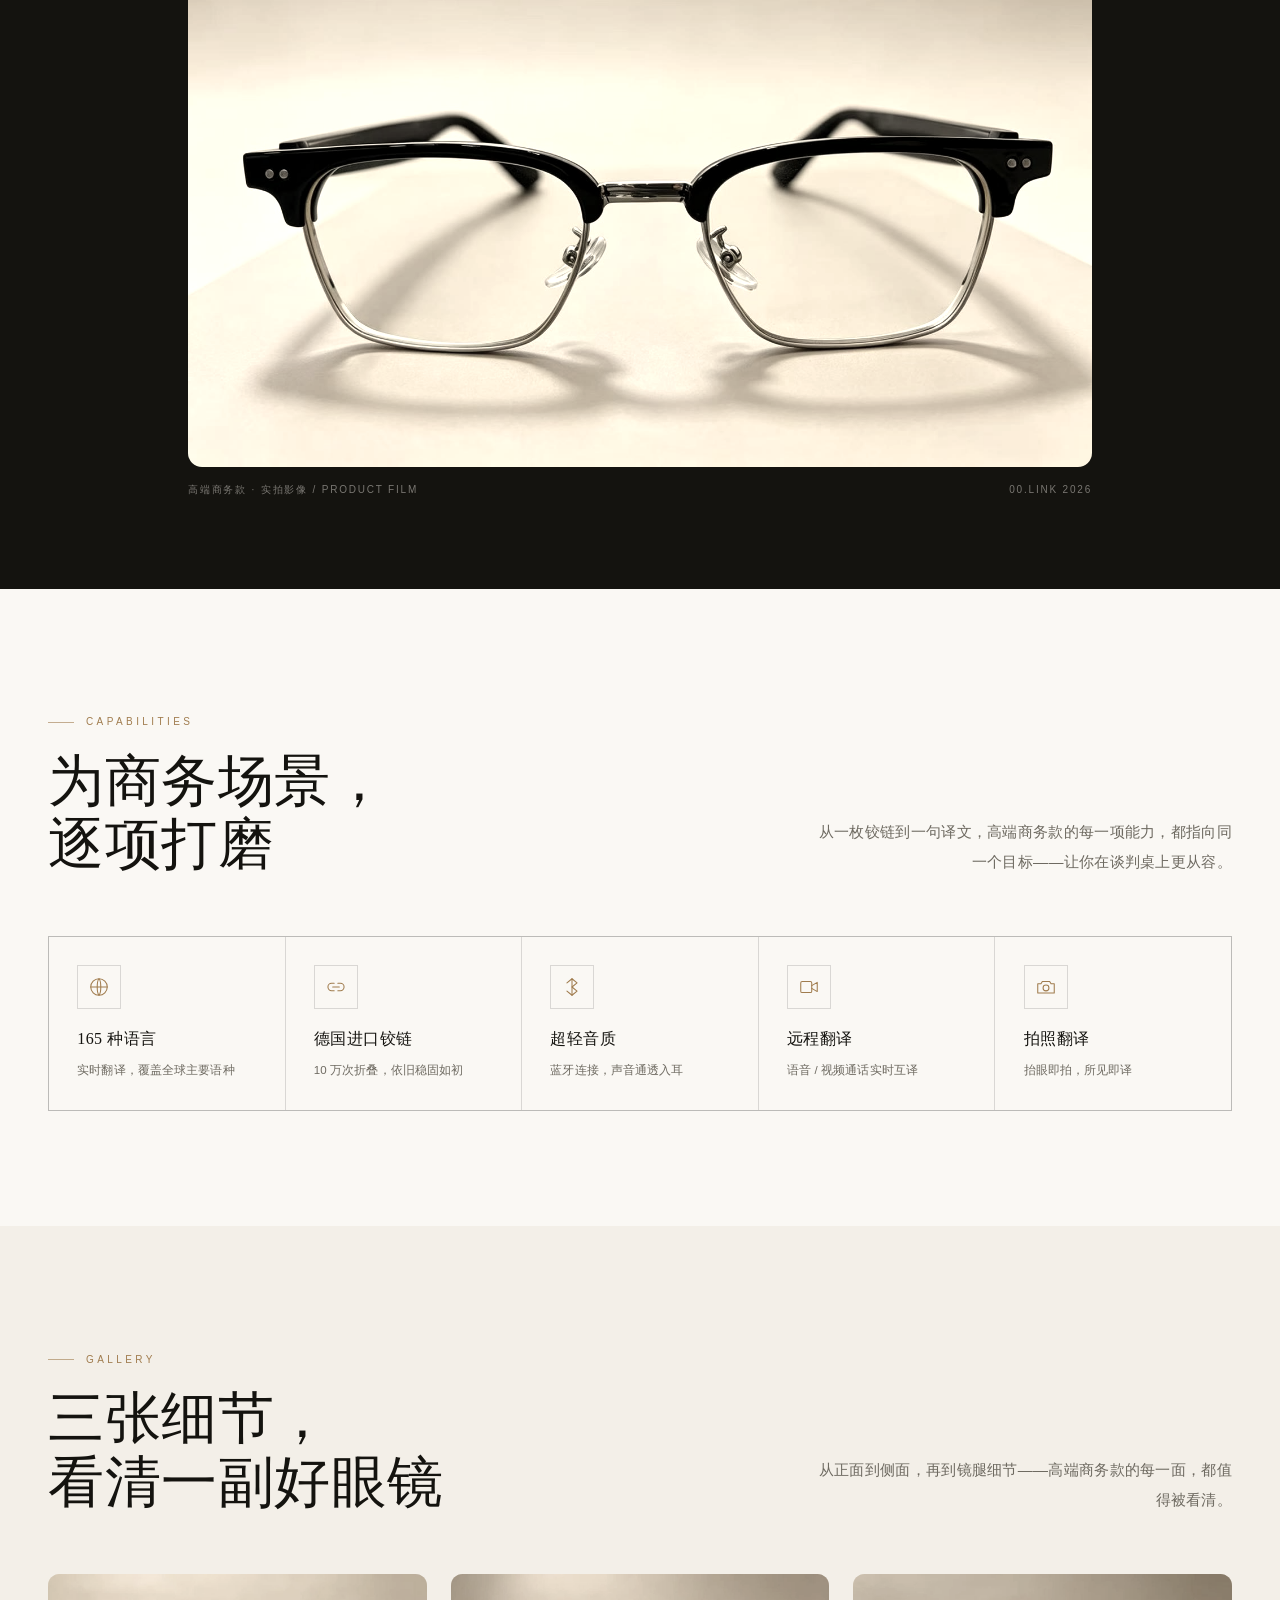
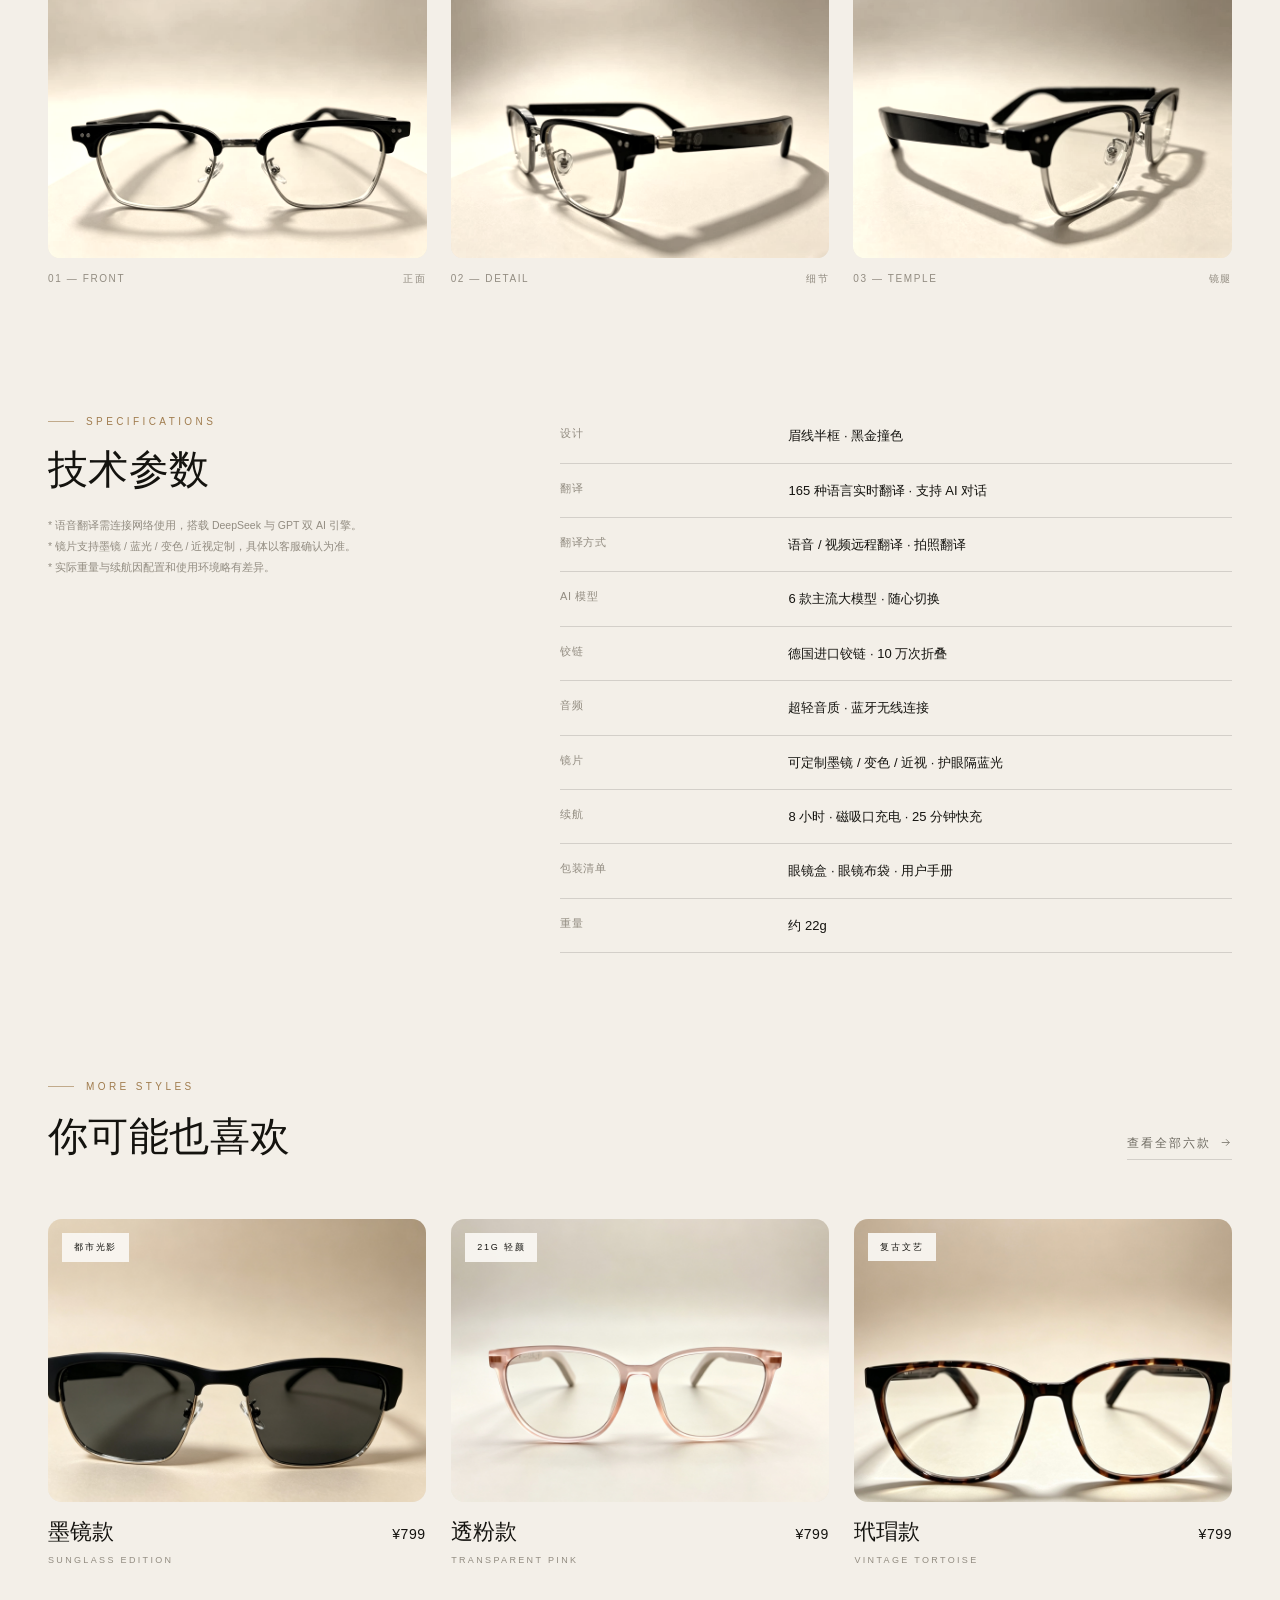
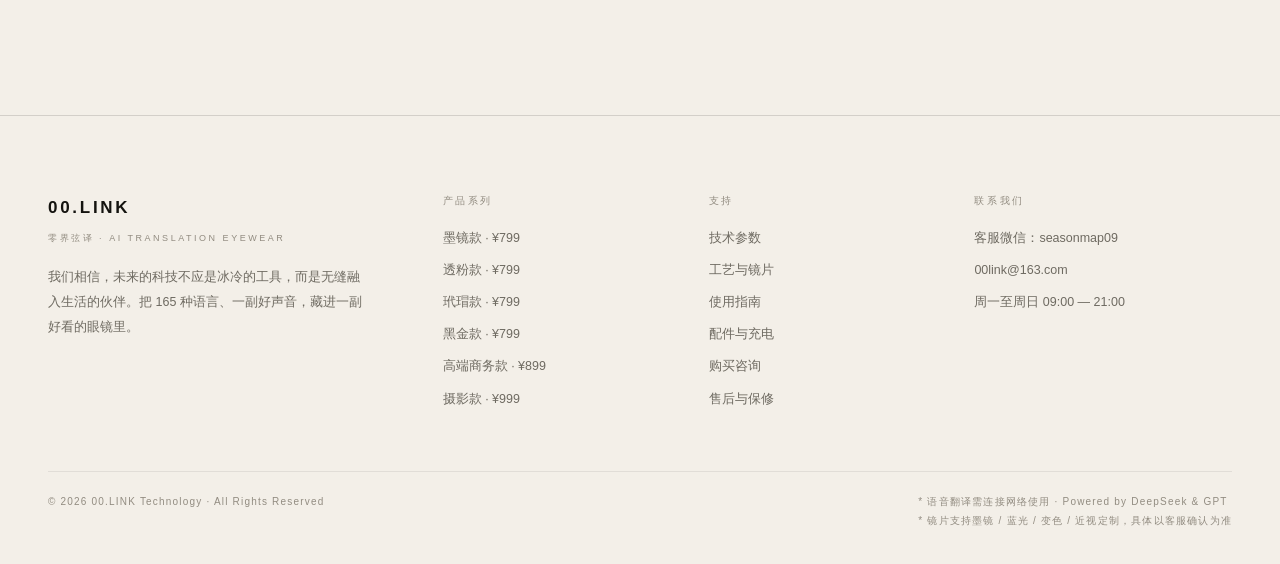
<file: product-business.html>
<!DOCTYPE html>
<html lang="zh-CN">
<head>
<meta charset="UTF-8">
<meta name="viewport" content="width=device-width, initial-scale=1.0">
<title>高端商务款 GOLD BUSINESS · ¥899 | 00.LINK 零界弦译 AI 翻译眼镜</title>
<meta name="description" content="高端商务款（GOLD BUSINESS）¥899。黑金碰撞，沉稳而有锋芒。165 种语言，德国铰链。165+ 种语言实时同传、双麦波束 AI 降噪、8 小时续航。">
<meta name="theme-color" content="#F3EFE8">
<meta property="og:type" content="website">
<meta property="og:locale" content="zh_CN">
<meta property="og:locale:alternate" content="en_US">
<meta property="og:title" content="高端商务款 GOLD BUSINESS · ¥899 | 00.LINK 零界弦译 AI 翻译眼镜">
<meta property="og:description" content="高端商务款（GOLD BUSINESS）¥899。黑金碰撞，沉稳而有锋芒。165 种语言，德国铰链。165+ 种语言实时同传、双麦波束 AI 降噪、8 小时续航。">
<meta property="og:image" content="assets/img/business-1.jpg">
<link rel="alternate" hreflang="zh-CN" href="product-business.html">
<link rel="alternate" hreflang="en" href="en/product-business.html">
<link rel="icon" href="data:image/svg+xml,%3Csvg xmlns='http://www.w3.org/2000/svg' viewBox='0 0 64 64'%3E%3Crect width='64' height='64' fill='%2314130F'/%3E%3Ctext x='32' y='42' font-family='Helvetica,Arial' font-size='24' font-weight='700' fill='%23F3EFE8' text-anchor='middle'%3E00%3C/text%3E%3C/svg%3E">
<link rel="stylesheet" href="css/style.css">
<script>window.LINK_I18N={copied:"已复制",menu:"菜单"};</script>
</head>
<body>

<header class="nav">
  <div class="nav-inner">
    <a class="logo" href="index.html"><b>00.LINK</b><span>零界弦译</span></a>
    <nav class="nav-links">
      <a href="index.html#series">产品系列</a>
      <a href="index.html#craft">工艺设计</a>
      <a href="index.html#tech">核心技术</a>
      <a href="index.html#guide">使用指南</a>
      <a href="index.html#accessories">配件清单</a>
      <a href="index.html#wild">真实佩戴</a>
      <a href="index.html#contact">联系我们</a>
    </nav>
    <div class="nav-right">
      <div class="lang-switch"><a href="product-business.html" hreflang="zh-CN" class="lang-zh on" aria-label="中文">中</a><a href="en/product-business.html" hreflang="en" class="lang-en" aria-label="English">EN</a></div>
      <a class="nav-buy" href="index.html#series">立即选购</a>
      <button class="menu-btn" aria-label="菜单"><i></i><i></i><i></i></button>
    </div>
  </div>
</header>
<div class="mobile-menu">
  <a href="index.html#series">产品系列</a>
  <a href="index.html#craft">工艺设计</a>
  <a href="index.html#tech">核心技术</a>
  <a href="index.html#guide">使用指南</a>
  <a href="index.html#accessories">配件清单</a>
  <a href="index.html#wild">真实佩戴</a>
  <a href="index.html#contact">联系我们</a>
  <a class="btn btn-dark" href="index.html#series">立即选购</a>
  <div class="lang-switch"><a href="product-business.html" hreflang="zh-CN" class="lang-zh on" aria-label="中文">中</a><a href="en/product-business.html" hreflang="en" class="lang-en" aria-label="English">EN</a></div>
</div>

<main>
  <section class="p-hero">
    <div class="wrap">
      <div class="crumb"><a href="index.html">首页</a><i>/</i><a href="index.html#series">产品系列</a><i>/</i><span>高端商务款</span></div>
      <div class="p-grid">
        <div class="p-gallery tone">
          <div class="gallery-main reveal"><img src="assets/img/business-1.jpg" alt="高端商务款 · 00.LINK AI 翻译眼镜"></div>
          <div class="gallery-thumbs reveal"><button class="thumb active" data-src="assets/img/business-1.jpg" aria-label="正面 / FRONT"><img src="assets/img/business-1.jpg" alt="高端商务款 正面 / FRONT" loading="lazy"><span class="lab">正面</span></button><button class="thumb" data-src="assets/img/business-2.jpg" aria-label="细节 / DETAIL"><img src="assets/img/business-2.jpg" alt="高端商务款 细节 / DETAIL" loading="lazy"><span class="lab">细节</span></button><button class="thumb" data-src="assets/img/business-3.jpg" aria-label="镜腿 / TEMPLE"><img src="assets/img/business-3.jpg" alt="高端商务款 镜腿 / TEMPLE" loading="lazy"><span class="lab">镜腿</span></button></div>
        </div>
        <div class="p-info">
          <div class="tag reveal">商务臻品 / EXECUTIVE</div>
          <h1 class="reveal">高端商务款</h1>
          <div class="en-line reveal">GOLD BUSINESS · 00.LINK</div>
          <div class="p-price reveal"><b>¥899</b><span>含标准镜片 · 顺丰包邮</span></div>
          <p class="p-desc reveal">黑金质感，低调的锋芒。经典眉线半框与金色铰链相遇，德国进口工艺经得起 10 万次折叠。165 种语言实时翻译、AI 对话、语音与视频远程翻译、拍照即译——会议室里的可靠，谈判桌上的从容。搭载 6 款主流 AI 大模型，随心切换对话。</p>
          <ul class="p-feats reveal"><li><svg viewBox="0 0 24 24"><path d="M4 12.5l5 5L20 6.5" stroke-linecap="round" stroke-linejoin="round"/></svg><span>支持 165 种语言实时翻译，支持 AI 对话</span></li><li><svg viewBox="0 0 24 24"><path d="M4 12.5l5 5L20 6.5" stroke-linecap="round" stroke-linejoin="round"/></svg><span>德国进口铰链，10 万次折叠寿命</span></li><li><svg viewBox="0 0 24 24"><path d="M4 12.5l5 5L20 6.5" stroke-linecap="round" stroke-linejoin="round"/></svg><span>超轻音质，蓝牙无线连接</span></li><li><svg viewBox="0 0 24 24"><path d="M4 12.5l5 5L20 6.5" stroke-linecap="round" stroke-linejoin="round"/></svg><span>语音、视频远程翻译，跨时区对谈如面</span></li><li><svg viewBox="0 0 24 24"><path d="M4 12.5l5 5L20 6.5" stroke-linecap="round" stroke-linejoin="round"/></svg><span>拍照翻译，抬眼即拍即译</span></li><li><svg viewBox="0 0 24 24"><path d="M4 12.5l5 5L20 6.5" stroke-linecap="round" stroke-linejoin="round"/></svg><span>镜片有效护眼，隔绝蓝光与眩光</span></li><li><svg viewBox="0 0 24 24"><path d="M4 12.5l5 5L20 6.5" stroke-linecap="round" stroke-linejoin="round"/></svg><span>6 款主流 AI 大模型 · 对话随心切换</span></li><li><svg viewBox="0 0 24 24"><path d="M4 12.5l5 5L20 6.5" stroke-linecap="round" stroke-linejoin="round"/></svg><span>磁吸口充电，一贴即合，25 分钟快充</span></li></ul>
          <div class="p-actions reveal">
            <button class="btn btn-dark" onclick="openBuy('高端商务款', 899, 'assets/img/business-1.jpg')">立即购买 <svg viewBox="0 0 24 24" fill="none" stroke="currentColor" stroke-width="1.4"><path d="M5 12h14M13 6l6 6-6 6"/></svg></button>
            <button class="btn btn-outline" onclick="copyText('seasonmap09')">预约试戴</button>
          </div>
          <div class="p-notes reveal">
            <span>微信支付</span><span>顺丰包邮</span><span>7 天无理由</span><span>一年质保</span>
          </div>
          <div class="swatches reveal">
            <h4>其他款式</h4>
            <div class="swatch-row"><a class="swatch" href="product-sunglass.html"><i style="background:#1b1a17"></i>墨镜款</a><a class="swatch" href="product-pink.html"><i style="background:#e2c4bd"></i>透粉款</a><a class="swatch" href="product-tortoise.html"><i style="background:#6d4a2e"></i>玳瑁款</a><a class="swatch" href="product-blackgold.html"><i style="background:#211f1b"></i>黑金款</a><a class="swatch active" href="product-business.html"><i style="background:#171614"></i>高端商务款</a><a class="swatch" href="product-camera.html"><i style="background:#22211d"></i>摄影款</a></div>
          </div>
        </div>
      </div>
    </div>
  </section>

  <section class="p-film">
    <div class="wrap">
      <div class="p-film-head">
        <div>
          <span class="eyebrow reveal">PRODUCT FILM</span>
          <h2 class="h2 reveal" style="margin-top:14px">产品影像</h2>
        </div>
        <div class="en-line">高端商务款 · 00.LINK</div>
      </div>
      <div class="reveal"><div class="p-film-media tone"><video autoplay muted loop playsinline poster="assets/img/business-1.jpg" src="assets/video/business.mp4"></video></div><div class="p-film-cap"><span>高端商务款 · 实拍影像 / PRODUCT FILM</span><span>00.LINK 2026</span></div></div>
    </div>
  </section>

  <section class="section cap-sec">
    <div class="wrap">
      <div class="sec-head">
        <div>
          <span class="eyebrow reveal">Capabilities</span>
          <h2 class="h2 reveal">为商务场景，<br>逐项打磨</h2>
        </div>
        <p class="lead reveal">从一枚铰链到一句译文，高端商务款的每一项能力，都指向同一个目标——让你在谈判桌上更从容。</p>
      </div>
      <div class="cap-grid"><div class="cap reveal"><div class="cap-ic"><svg viewBox="0 0 24 24"><circle cx="12" cy="12" r="9"/><path d="M3 12h18M12 3c2.6 2.6 2.6 15.4 0 18M12 3c-2.6 2.6-2.6 15.4 0 18"/></svg></div><h4>165 种语言</h4><p>实时翻译，覆盖全球主要语种</p></div><div class="cap reveal"><div class="cap-ic"><svg viewBox="0 0 24 24"><path d="M10 8H7.2a4 4 0 0 0 0 8H10"/><path d="M14 8h2.8a4 4 0 0 1 0 8H14"/><path d="M8.4 12h7.2"/></svg></div><h4>德国进口铰链</h4><p>10 万次折叠，依旧稳固如初</p></div><div class="cap reveal"><div class="cap-ic"><svg viewBox="0 0 24 24"><path d="M6.5 7.5l5.5-4.5 5.5 4.5L12 12l5.5 4.5L12 21l-5.5-4.5"/><path d="M12 3v18"/></svg></div><h4>超轻音质</h4><p>蓝牙连接，声音通透入耳</p></div><div class="cap reveal"><div class="cap-ic"><svg viewBox="0 0 24 24"><rect x="3" y="6" width="12" height="12" rx="1.5"/><path d="M15 10.5l6-3.5v10l-6-3.5"/></svg></div><h4>远程翻译</h4><p>语音 / 视频通话实时互译</p></div><div class="cap reveal"><div class="cap-ic"><svg viewBox="0 0 24 24"><path d="M3 8.5h3.5L8 6h8l1.5 2.5H21v10H3v-10z"/><circle cx="12" cy="13" r="3.2"/></svg></div><h4>拍照翻译</h4><p>抬眼即拍，所见即译</p></div></div>
    </div>
  </section>

  <section class="section">
    <div class="wrap">
      <div class="sec-head">
        <div>
          <span class="eyebrow reveal">Gallery</span>
          <h2 class="h2 reveal">三张细节，<br>看清一副好眼镜</h2>
        </div>
        <p class="lead reveal">从正面到侧面，再到镜腿细节——高端商务款的每一面，都值得被看清。</p>
      </div>
      <div class="detail-gallery tone"><figure class="g1 reveal"><div class="ph"><img src="assets/img/business-1.jpg" alt="高端商务款 正面 / FRONT" loading="lazy"></div><figcaption><span>01 — FRONT</span><span>正面</span></figcaption></figure><figure class="g2 reveal"><div class="ph"><img src="assets/img/business-2.jpg" alt="高端商务款 细节 / DETAIL" loading="lazy"></div><figcaption><span>02 — DETAIL</span><span>细节</span></figcaption></figure><figure class="g3 reveal"><div class="ph"><img src="assets/img/business-3.jpg" alt="高端商务款 镜腿 / TEMPLE" loading="lazy"></div><figcaption><span>03 — TEMPLE</span><span>镜腿</span></figcaption></figure></div>
    </div>
  </section>

  <section class="section" style="padding-top:0">
    <div class="wrap">
      <div class="spec-wrap">
        <div>
          <span class="eyebrow reveal">Specifications</span>
          <h2 class="h2 reveal" style="margin-top:16px;font-size:clamp(26px,3.4vw,40px)">技术参数</h2>
          <p class="spec-note reveal">* 语音翻译需连接网络使用，搭载 DeepSeek 与 GPT 双 AI 引擎。<br>* 镜片支持墨镜 / 蓝光 / 变色 / 近视定制，具体以客服确认为准。<br>* 实际重量与续航因配置和使用环境略有差异。</p>
        </div>
        <table class="spec-table reveal"><tr><td>设计</td><td>眉线半框 · 黑金撞色</td></tr><tr><td>翻译</td><td>165 种语言实时翻译 · 支持 AI 对话</td></tr><tr><td>翻译方式</td><td>语音 / 视频远程翻译 · 拍照翻译</td></tr><tr><td>AI 模型</td><td>6 款主流大模型 · 随心切换</td></tr><tr><td>铰链</td><td>德国进口铰链 · 10 万次折叠</td></tr><tr><td>音频</td><td>超轻音质 · 蓝牙无线连接</td></tr><tr><td>镜片</td><td>可定制墨镜 / 变色 / 近视 · 护眼隔蓝光</td></tr><tr><td>续航</td><td>8 小时 · 磁吸口充电 · 25 分钟快充</td></tr><tr><td>包装清单</td><td>眼镜盒 · 眼镜布袋 · 用户手册</td></tr><tr><td>重量</td><td>约 22g</td></tr></table>
      </div>
    </div>
  </section>

  <section class="section" style="padding-top:0">
    <div class="wrap">
      <div class="sec-head">
        <div>
          <span class="eyebrow reveal">More styles</span>
          <h2 class="h2 reveal" style="font-size:clamp(26px,3.4vw,40px)">你可能也喜欢</h2>
        </div>
        <p class="lead reveal"><a class="link-u" href="index.html#series">查看全部六款 <svg viewBox="0 0 24 24" fill="none" stroke="currentColor" stroke-width="1.4"><path d="M5 12h14M13 6l6 6-6 6"/></svg></a></p>
      </div>
      <div class="related">
    <a class="card reveal" href="product-sunglass.html" data-video>
      <div class="card-media">
        <video muted loop playsinline preload="none" poster="assets/img/poster-sunglass.jpg" src="assets/video/sunglass.mp4"></video>
        <img src="assets/img/sunglass-1.jpg" alt="墨镜款 · 00.LINK AI 翻译眼镜" loading="lazy">
        <span class="card-badge">都市光影</span>
      </div>
      <div class="card-meta">
        <div>
          <div class="card-name">墨镜款</div>
          <span class="card-en">SUNGLASS EDITION</span>
          <span class="card-arrow">查看详情 <svg viewBox="0 0 24 24" fill="none" stroke="currentColor" stroke-width="1.4"><path d="M5 12h14M13 6l6 6-6 6"/></svg></span>
        </div>
        <div class="card-price">¥799</div>
      </div>
    </a>
    <a class="card reveal" href="product-pink.html" data-video>
      <div class="card-media">
        <video muted loop playsinline preload="none" poster="assets/img/poster-pink.jpg" src="assets/video/pink.mp4"></video>
        <img src="assets/img/pink-1.jpg" alt="透粉款 · 00.LINK AI 翻译眼镜" loading="lazy">
        <span class="card-badge">21g 轻颜</span>
      </div>
      <div class="card-meta">
        <div>
          <div class="card-name">透粉款</div>
          <span class="card-en">TRANSPARENT PINK</span>
          <span class="card-arrow">查看详情 <svg viewBox="0 0 24 24" fill="none" stroke="currentColor" stroke-width="1.4"><path d="M5 12h14M13 6l6 6-6 6"/></svg></span>
        </div>
        <div class="card-price">¥799</div>
      </div>
    </a>
    <a class="card reveal" href="product-tortoise.html" data-video>
      <div class="card-media">
        <video muted loop playsinline preload="none" poster="assets/img/poster-tortoise.jpg" src="assets/video/tortoise.mp4"></video>
        <img src="assets/img/tortoise-1.jpg" alt="玳瑁款 · 00.LINK AI 翻译眼镜" loading="lazy">
        <span class="card-badge">复古文艺</span>
      </div>
      <div class="card-meta">
        <div>
          <div class="card-name">玳瑁款</div>
          <span class="card-en">VINTAGE TORTOISE</span>
          <span class="card-arrow">查看详情 <svg viewBox="0 0 24 24" fill="none" stroke="currentColor" stroke-width="1.4"><path d="M5 12h14M13 6l6 6-6 6"/></svg></span>
        </div>
        <div class="card-price">¥799</div>
      </div>
    </a></div>
    </div>
  </section>
</main>

<footer class="footer">
  <div class="wrap">
    <div class="foot-grid">
      <div class="foot-brand">
        <b>00.LINK</b><span>零界弦译 · AI TRANSLATION EYEWEAR</span>
        <p>我们相信，未来的科技不应是冰冷的工具，而是无缝融入生活的伙伴。把 165 种语言、一副好声音，藏进一副好看的眼镜里。</p>
      </div>
      <div class="foot-col">
        <h4>产品系列</h4>
        <a href="product-sunglass.html">墨镜款 · ¥799</a><a href="product-pink.html">透粉款 · ¥799</a><a href="product-tortoise.html">玳瑁款 · ¥799</a><a href="product-blackgold.html">黑金款 · ¥799</a><a href="product-business.html">高端商务款 · ¥899</a><a href="product-camera.html">摄影款 · ¥999</a>
      </div>
      <div class="foot-col">
        <h4>支持</h4>
        <a href="index.html#tech">技术参数</a>
        <a href="index.html#craft">工艺与镜片</a>
        <a href="index.html#guide">使用指南</a>
        <a href="index.html#accessories">配件与充电</a>
        <a href="index.html#contact">购买咨询</a>
        <a href="index.html#contact">售后与保修</a>
      </div>
      <div class="foot-col">
        <h4>联系我们</h4>
        <p>客服微信：seasonmap09</p>
        <a href="mailto:00link@163.com">00link@163.com</a>
        <p>周一至周日 09:00 — 21:00</p>
      </div>
    </div>
    <div class="foot-bottom">
      <span>© <span data-year>2026</span> 00.LINK Technology · All Rights Reserved</span>
      <span>* 语音翻译需连接网络使用 · Powered by DeepSeek &amp; GPT<br>* 镜片支持墨镜 / 蓝光 / 变色 / 近视定制，具体以客服确认为准</span>
    </div>
  </div>
</footer>

<div class="modal" id="buyModal">
  <div class="modal-card">
    <button class="modal-close" onclick="closeBuy()" aria-label="关闭">×</button>
    <h3>购买咨询</h3>
    <div class="en-line">CONCIERGE · 1 ON 1</div>
    <div class="modal-prod">
      <img data-buy-img src="assets/img/pink-1.jpg" alt="">
      <div><b data-buy-name>透粉款</b><span data-buy-price>¥799</span></div>
    </div>
    <div class="modal-contact">
      <div class="row"><span>01 &nbsp; 添加客服微信</span><button onclick="copyText('seasonmap09')">复制微信号</button></div>
      <div class="row"><span>02 &nbsp; 确认款式与镜片</span><span style="color:var(--muted-2)">seasonmap09</span></div>
      <div class="row"><span>03 &nbsp; 微信支付下单</span><span style="color:var(--muted-2)">支持微信支付</span></div>
      <div class="row"><span>04 &nbsp; 顺丰包邮发货</span><span style="color:var(--muted-2)">48 小时内</span></div>
    </div>
    <div style="display:flex;gap:10px;margin-top:18px;">
      <button class="btn btn-dark" style="flex:1;height:48px" onclick="copyText('seasonmap09')">复制客服微信</button>
      <a class="btn btn-outline" style="flex:1;height:48px" href="mailto:00link@163.com">邮件咨询</a>
    </div>
    <p class="note">支持微信支付 · 顺丰包邮 · 7 天无理由退换 · 一年质保</p>
  </div>
</div>
<div class="toast" id="toast"></div>
<script src="js/site.js"></script>
</body>
</html>
</file>
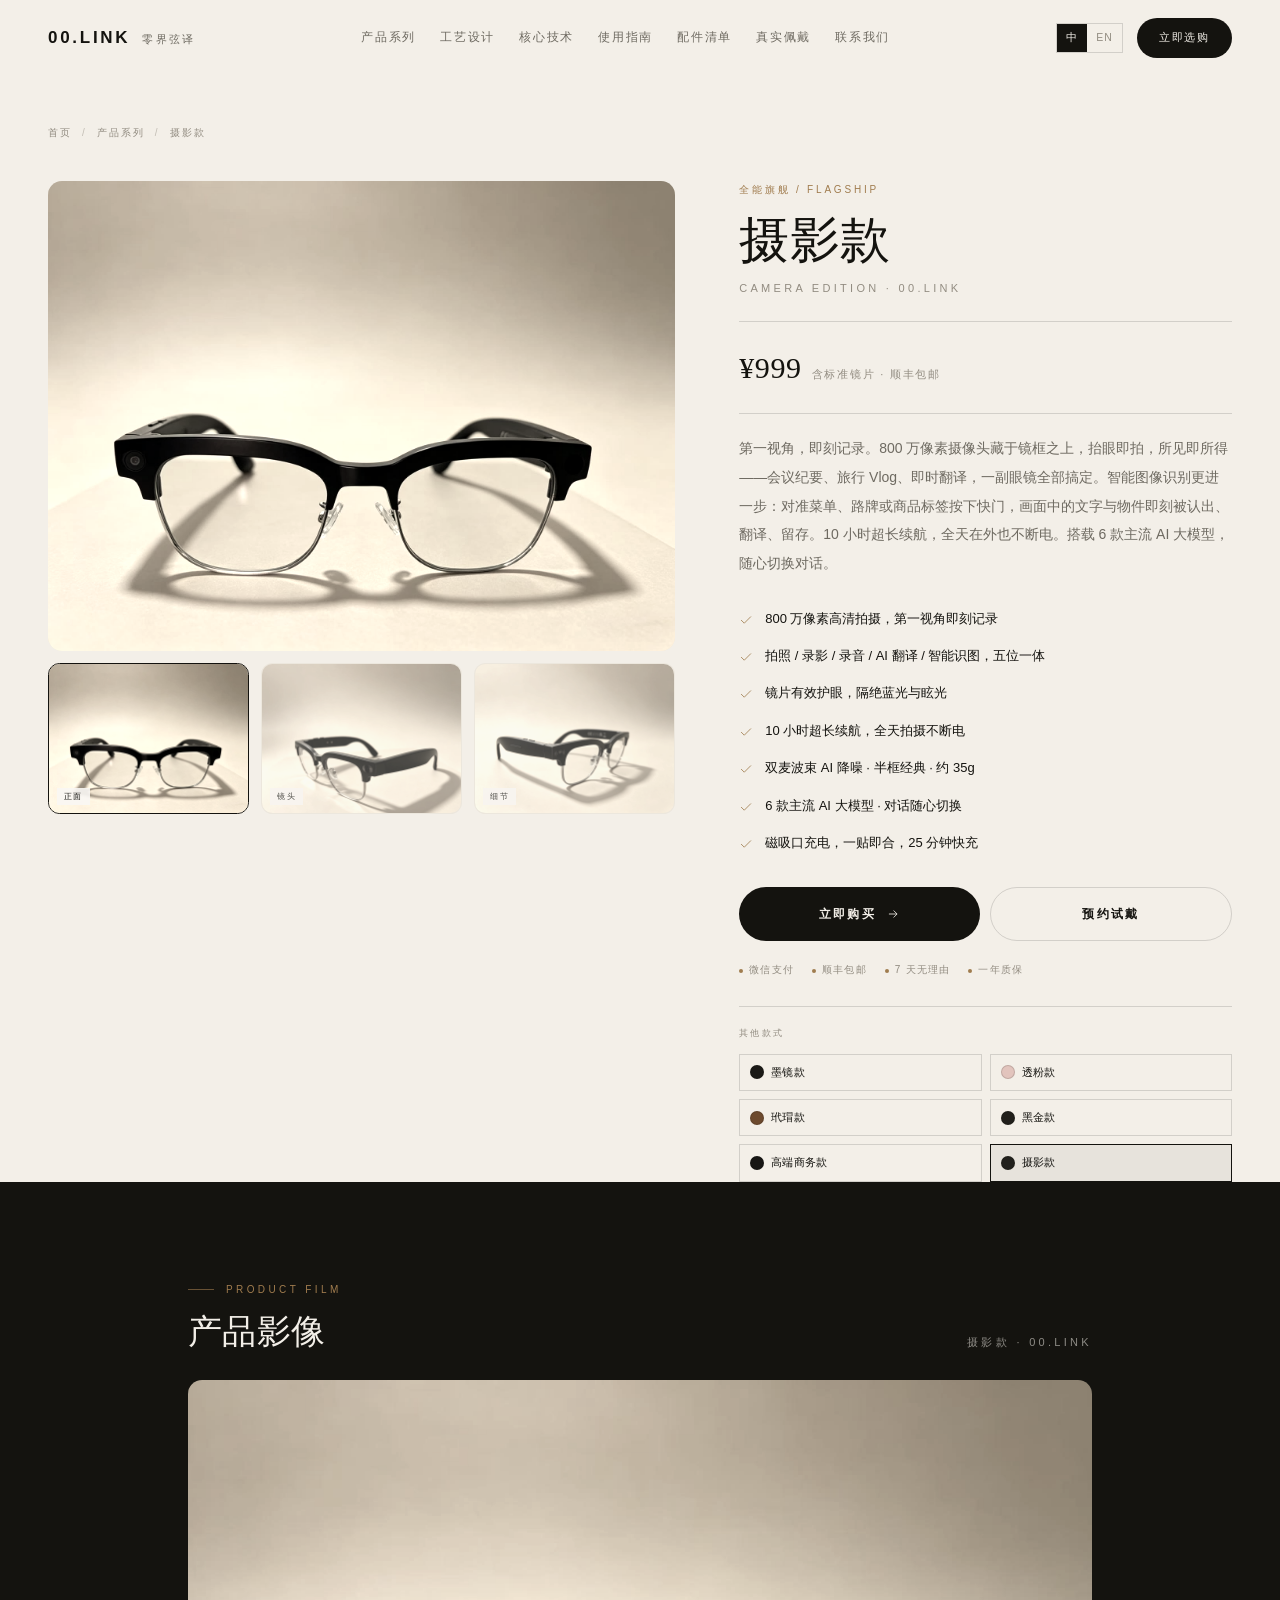
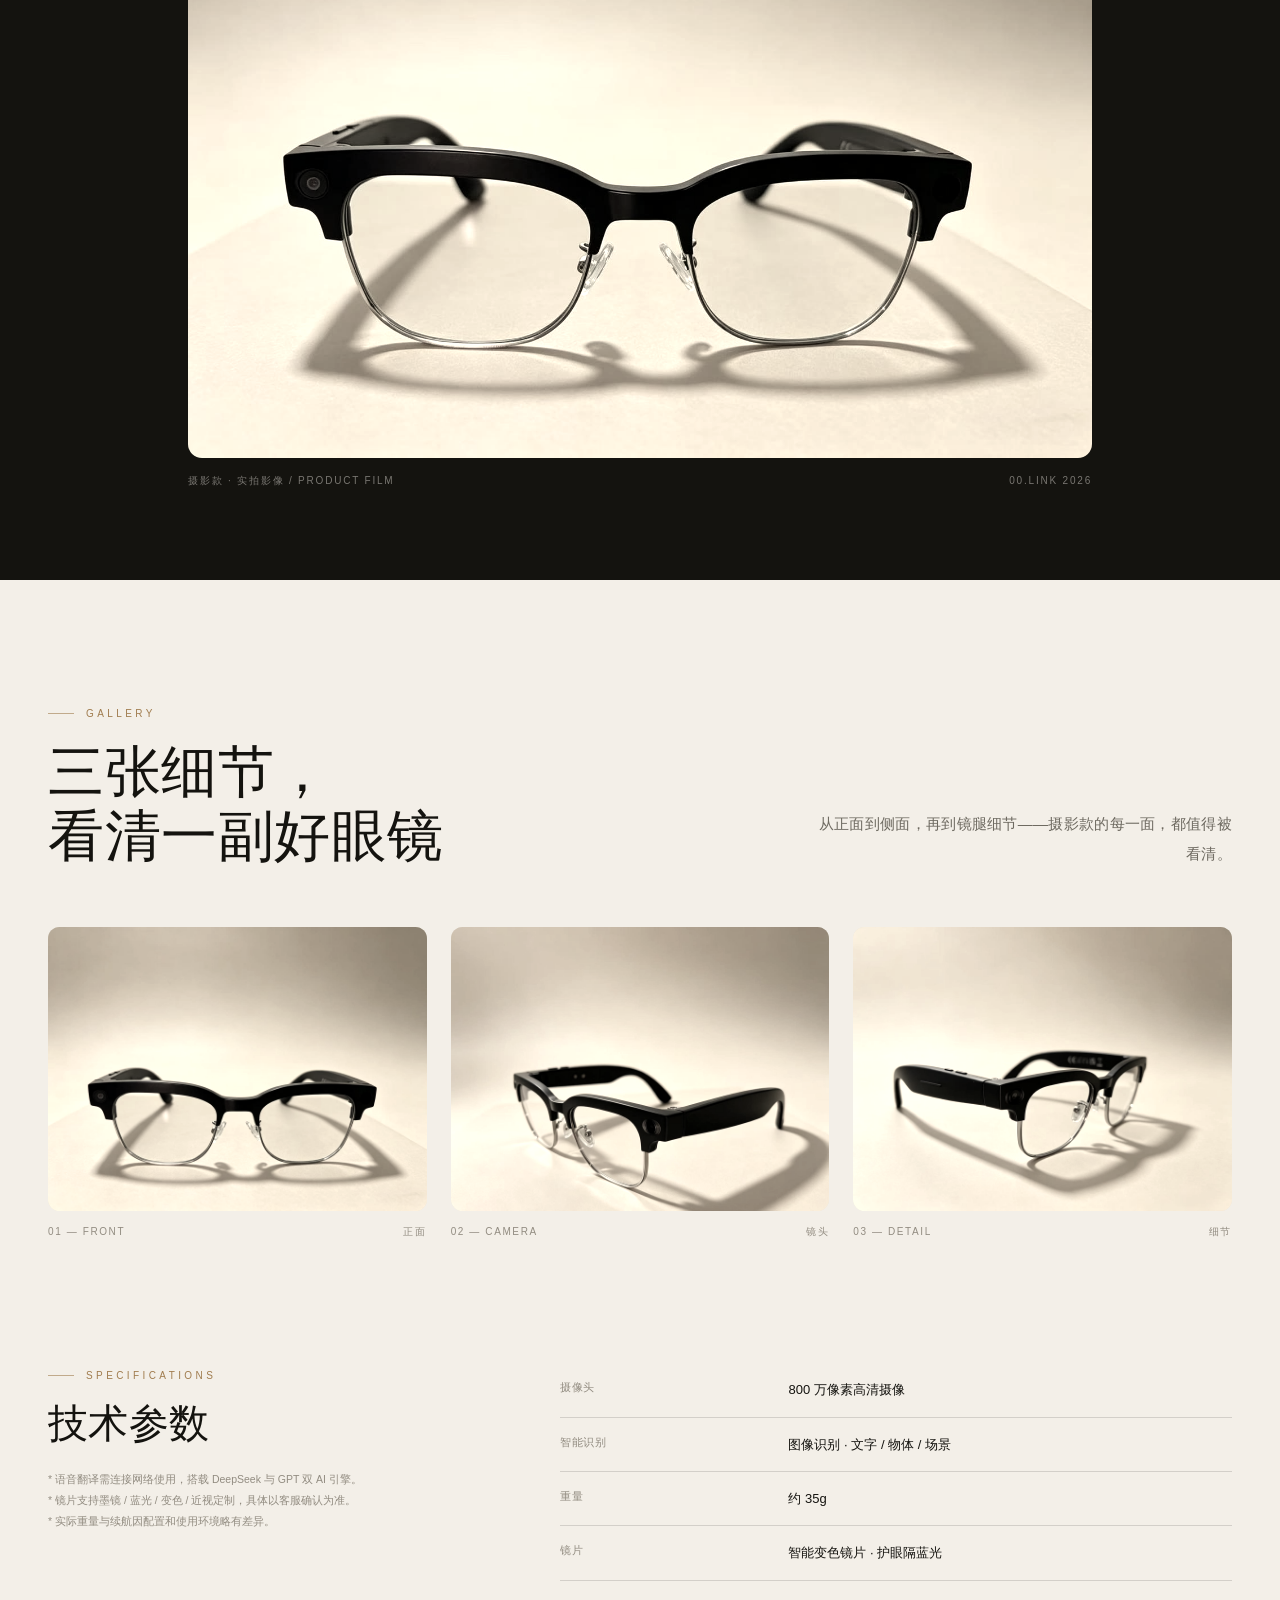
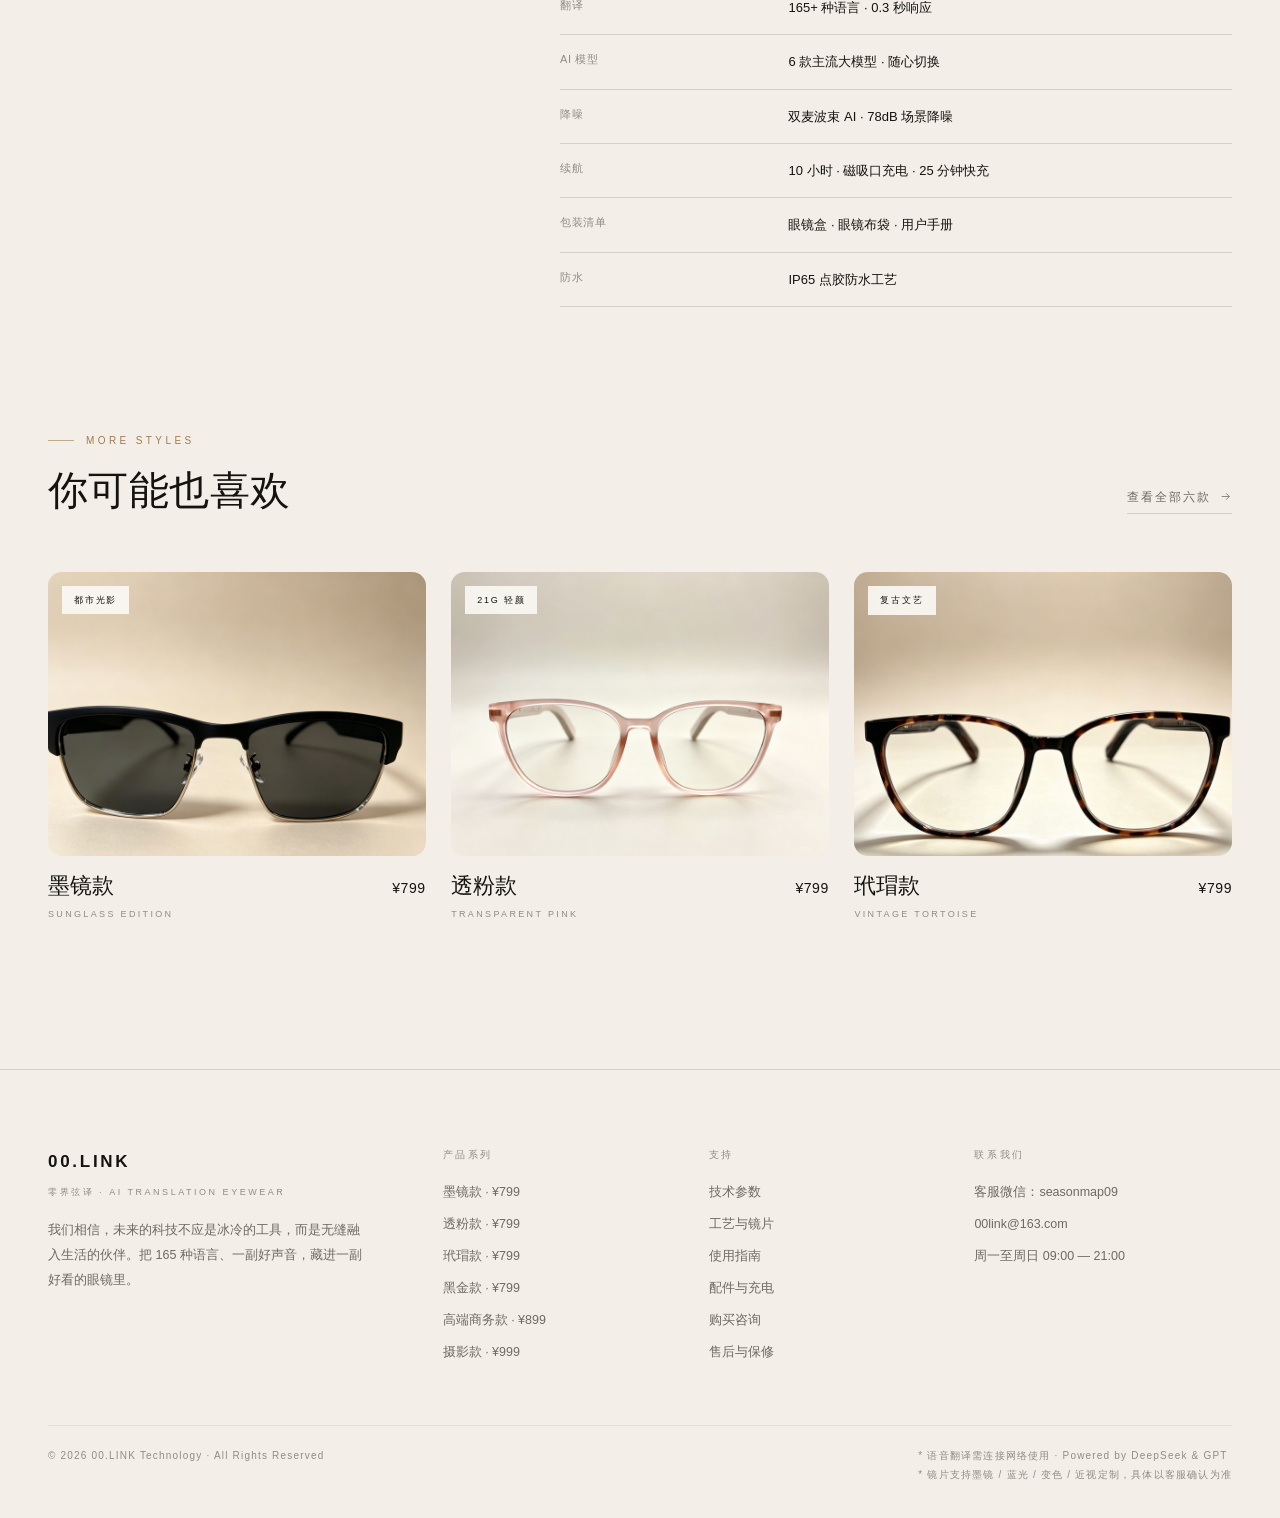
<file: product-camera.html>
<!DOCTYPE html>
<html lang="zh-CN">
<head>
<meta charset="UTF-8">
<meta name="viewport" content="width=device-width, initial-scale=1.0">
<title>摄影款 CAMERA EDITION · ¥999 | 00.LINK 零界弦译 AI 翻译眼镜</title>
<meta name="description" content="摄影款（CAMERA EDITION）¥999。800 万像素第一视角，拍照、录影、录音、翻译与智能图像识别五位一体。165+ 种语言实时同传、双麦波束 AI 降噪、10 小时续航。">
<meta name="theme-color" content="#F3EFE8">
<meta property="og:type" content="website">
<meta property="og:locale" content="zh_CN">
<meta property="og:locale:alternate" content="en_US">
<meta property="og:title" content="摄影款 CAMERA EDITION · ¥999 | 00.LINK 零界弦译 AI 翻译眼镜">
<meta property="og:description" content="摄影款（CAMERA EDITION）¥999。800 万像素第一视角，拍照、录影、录音、翻译与智能图像识别五位一体。165+ 种语言实时同传、双麦波束 AI 降噪、10 小时续航。">
<meta property="og:image" content="assets/img/camera-1.jpg">
<link rel="alternate" hreflang="zh-CN" href="product-camera.html">
<link rel="alternate" hreflang="en" href="en/product-camera.html">
<link rel="icon" href="data:image/svg+xml,%3Csvg xmlns='http://www.w3.org/2000/svg' viewBox='0 0 64 64'%3E%3Crect width='64' height='64' fill='%2314130F'/%3E%3Ctext x='32' y='42' font-family='Helvetica,Arial' font-size='24' font-weight='700' fill='%23F3EFE8' text-anchor='middle'%3E00%3C/text%3E%3C/svg%3E">
<link rel="stylesheet" href="css/style.css">
<script>window.LINK_I18N={copied:"已复制",menu:"菜单"};</script>
</head>
<body>

<header class="nav">
  <div class="nav-inner">
    <a class="logo" href="index.html"><b>00.LINK</b><span>零界弦译</span></a>
    <nav class="nav-links">
      <a href="index.html#series">产品系列</a>
      <a href="index.html#craft">工艺设计</a>
      <a href="index.html#tech">核心技术</a>
      <a href="index.html#guide">使用指南</a>
      <a href="index.html#accessories">配件清单</a>
      <a href="index.html#wild">真实佩戴</a>
      <a href="index.html#contact">联系我们</a>
    </nav>
    <div class="nav-right">
      <div class="lang-switch"><a href="product-camera.html" hreflang="zh-CN" class="lang-zh on" aria-label="中文">中</a><a href="en/product-camera.html" hreflang="en" class="lang-en" aria-label="English">EN</a></div>
      <a class="nav-buy" href="index.html#series">立即选购</a>
      <button class="menu-btn" aria-label="菜单"><i></i><i></i><i></i></button>
    </div>
  </div>
</header>
<div class="mobile-menu">
  <a href="index.html#series">产品系列</a>
  <a href="index.html#craft">工艺设计</a>
  <a href="index.html#tech">核心技术</a>
  <a href="index.html#guide">使用指南</a>
  <a href="index.html#accessories">配件清单</a>
  <a href="index.html#wild">真实佩戴</a>
  <a href="index.html#contact">联系我们</a>
  <a class="btn btn-dark" href="index.html#series">立即选购</a>
  <div class="lang-switch"><a href="product-camera.html" hreflang="zh-CN" class="lang-zh on" aria-label="中文">中</a><a href="en/product-camera.html" hreflang="en" class="lang-en" aria-label="English">EN</a></div>
</div>

<main>
  <section class="p-hero">
    <div class="wrap">
      <div class="crumb"><a href="index.html">首页</a><i>/</i><a href="index.html#series">产品系列</a><i>/</i><span>摄影款</span></div>
      <div class="p-grid">
        <div class="p-gallery tone">
          <div class="gallery-main reveal"><img src="assets/img/camera-1.jpg" alt="摄影款 · 00.LINK AI 翻译眼镜"></div>
          <div class="gallery-thumbs reveal"><button class="thumb active" data-src="assets/img/camera-1.jpg" aria-label="正面 / FRONT"><img src="assets/img/camera-1.jpg" alt="摄影款 正面 / FRONT" loading="lazy"><span class="lab">正面</span></button><button class="thumb" data-src="assets/img/camera-2.jpg" aria-label="镜头 / CAMERA"><img src="assets/img/camera-2.jpg" alt="摄影款 镜头 / CAMERA" loading="lazy"><span class="lab">镜头</span></button><button class="thumb" data-src="assets/img/camera-3.jpg" aria-label="细节 / DETAIL"><img src="assets/img/camera-3.jpg" alt="摄影款 细节 / DETAIL" loading="lazy"><span class="lab">细节</span></button></div>
        </div>
        <div class="p-info">
          <div class="tag reveal">全能旗舰 / FLAGSHIP</div>
          <h1 class="reveal">摄影款</h1>
          <div class="en-line reveal">CAMERA EDITION · 00.LINK</div>
          <div class="p-price reveal"><b>¥999</b><span>含标准镜片 · 顺丰包邮</span></div>
          <p class="p-desc reveal">第一视角，即刻记录。800 万像素摄像头藏于镜框之上，抬眼即拍，所见即所得——会议纪要、旅行 Vlog、即时翻译，一副眼镜全部搞定。智能图像识别更进一步：对准菜单、路牌或商品标签按下快门，画面中的文字与物件即刻被认出、翻译、留存。10 小时超长续航，全天在外也不断电。搭载 6 款主流 AI 大模型，随心切换对话。</p>
          <ul class="p-feats reveal"><li><svg viewBox="0 0 24 24"><path d="M4 12.5l5 5L20 6.5" stroke-linecap="round" stroke-linejoin="round"/></svg><span>800 万像素高清拍摄，第一视角即刻记录</span></li><li><svg viewBox="0 0 24 24"><path d="M4 12.5l5 5L20 6.5" stroke-linecap="round" stroke-linejoin="round"/></svg><span>拍照 / 录影 / 录音 / AI 翻译 / 智能识图，五位一体</span></li><li><svg viewBox="0 0 24 24"><path d="M4 12.5l5 5L20 6.5" stroke-linecap="round" stroke-linejoin="round"/></svg><span>镜片有效护眼，隔绝蓝光与眩光</span></li><li><svg viewBox="0 0 24 24"><path d="M4 12.5l5 5L20 6.5" stroke-linecap="round" stroke-linejoin="round"/></svg><span>10 小时超长续航，全天拍摄不断电</span></li><li><svg viewBox="0 0 24 24"><path d="M4 12.5l5 5L20 6.5" stroke-linecap="round" stroke-linejoin="round"/></svg><span>双麦波束 AI 降噪 · 半框经典 · 约 35g</span></li><li><svg viewBox="0 0 24 24"><path d="M4 12.5l5 5L20 6.5" stroke-linecap="round" stroke-linejoin="round"/></svg><span>6 款主流 AI 大模型 · 对话随心切换</span></li><li><svg viewBox="0 0 24 24"><path d="M4 12.5l5 5L20 6.5" stroke-linecap="round" stroke-linejoin="round"/></svg><span>磁吸口充电，一贴即合，25 分钟快充</span></li></ul>
          <div class="p-actions reveal">
            <button class="btn btn-dark" onclick="openBuy('摄影款', 999, 'assets/img/camera-1.jpg')">立即购买 <svg viewBox="0 0 24 24" fill="none" stroke="currentColor" stroke-width="1.4"><path d="M5 12h14M13 6l6 6-6 6"/></svg></button>
            <button class="btn btn-outline" onclick="copyText('seasonmap09')">预约试戴</button>
          </div>
          <div class="p-notes reveal">
            <span>微信支付</span><span>顺丰包邮</span><span>7 天无理由</span><span>一年质保</span>
          </div>
          <div class="swatches reveal">
            <h4>其他款式</h4>
            <div class="swatch-row"><a class="swatch" href="product-sunglass.html"><i style="background:#1b1a17"></i>墨镜款</a><a class="swatch" href="product-pink.html"><i style="background:#e2c4bd"></i>透粉款</a><a class="swatch" href="product-tortoise.html"><i style="background:#6d4a2e"></i>玳瑁款</a><a class="swatch" href="product-blackgold.html"><i style="background:#211f1b"></i>黑金款</a><a class="swatch" href="product-business.html"><i style="background:#171614"></i>高端商务款</a><a class="swatch active" href="product-camera.html"><i style="background:#22211d"></i>摄影款</a></div>
          </div>
        </div>
      </div>
    </div>
  </section>

  <section class="p-film">
    <div class="wrap">
      <div class="p-film-head">
        <div>
          <span class="eyebrow reveal">PRODUCT FILM</span>
          <h2 class="h2 reveal" style="margin-top:14px">产品影像</h2>
        </div>
        <div class="en-line">摄影款 · 00.LINK</div>
      </div>
      <div class="reveal"><div class="p-film-media tone"><video autoplay muted loop playsinline poster="assets/img/camera-1.jpg" src="assets/video/camera.mp4"></video></div><div class="p-film-cap"><span>摄影款 · 实拍影像 / PRODUCT FILM</span><span>00.LINK 2026</span></div></div>
    </div>
  </section>

  <section class="section">
    <div class="wrap">
      <div class="sec-head">
        <div>
          <span class="eyebrow reveal">Gallery</span>
          <h2 class="h2 reveal">三张细节，<br>看清一副好眼镜</h2>
        </div>
        <p class="lead reveal">从正面到侧面，再到镜腿细节——摄影款的每一面，都值得被看清。</p>
      </div>
      <div class="detail-gallery tone"><figure class="g1 reveal"><div class="ph"><img src="assets/img/camera-1.jpg" alt="摄影款 正面 / FRONT" loading="lazy"></div><figcaption><span>01 — FRONT</span><span>正面</span></figcaption></figure><figure class="g2 reveal"><div class="ph"><img src="assets/img/camera-2.jpg" alt="摄影款 镜头 / CAMERA" loading="lazy"></div><figcaption><span>02 — CAMERA</span><span>镜头</span></figcaption></figure><figure class="g3 reveal"><div class="ph"><img src="assets/img/camera-3.jpg" alt="摄影款 细节 / DETAIL" loading="lazy"></div><figcaption><span>03 — DETAIL</span><span>细节</span></figcaption></figure></div>
    </div>
  </section>

  <section class="section" style="padding-top:0">
    <div class="wrap">
      <div class="spec-wrap">
        <div>
          <span class="eyebrow reveal">Specifications</span>
          <h2 class="h2 reveal" style="margin-top:16px;font-size:clamp(26px,3.4vw,40px)">技术参数</h2>
          <p class="spec-note reveal">* 语音翻译需连接网络使用，搭载 DeepSeek 与 GPT 双 AI 引擎。<br>* 镜片支持墨镜 / 蓝光 / 变色 / 近视定制，具体以客服确认为准。<br>* 实际重量与续航因配置和使用环境略有差异。</p>
        </div>
        <table class="spec-table reveal"><tr><td>摄像头</td><td>800 万像素高清摄像</td></tr><tr><td>智能识别</td><td>图像识别 · 文字 / 物体 / 场景</td></tr><tr><td>重量</td><td>约 35g</td></tr><tr><td>镜片</td><td>智能变色镜片 · 护眼隔蓝光</td></tr><tr><td>翻译</td><td>165+ 种语言 · 0.3 秒响应</td></tr><tr><td>AI 模型</td><td>6 款主流大模型 · 随心切换</td></tr><tr><td>降噪</td><td>双麦波束 AI · 78dB 场景降噪</td></tr><tr><td>续航</td><td>10 小时 · 磁吸口充电 · 25 分钟快充</td></tr><tr><td>包装清单</td><td>眼镜盒 · 眼镜布袋 · 用户手册</td></tr><tr><td>防水</td><td>IP65 点胶防水工艺</td></tr></table>
      </div>
    </div>
  </section>

  <section class="section" style="padding-top:0">
    <div class="wrap">
      <div class="sec-head">
        <div>
          <span class="eyebrow reveal">More styles</span>
          <h2 class="h2 reveal" style="font-size:clamp(26px,3.4vw,40px)">你可能也喜欢</h2>
        </div>
        <p class="lead reveal"><a class="link-u" href="index.html#series">查看全部六款 <svg viewBox="0 0 24 24" fill="none" stroke="currentColor" stroke-width="1.4"><path d="M5 12h14M13 6l6 6-6 6"/></svg></a></p>
      </div>
      <div class="related">
    <a class="card reveal" href="product-sunglass.html" data-video>
      <div class="card-media">
        <video muted loop playsinline preload="none" poster="assets/img/poster-sunglass.jpg" src="assets/video/sunglass.mp4"></video>
        <img src="assets/img/sunglass-1.jpg" alt="墨镜款 · 00.LINK AI 翻译眼镜" loading="lazy">
        <span class="card-badge">都市光影</span>
      </div>
      <div class="card-meta">
        <div>
          <div class="card-name">墨镜款</div>
          <span class="card-en">SUNGLASS EDITION</span>
          <span class="card-arrow">查看详情 <svg viewBox="0 0 24 24" fill="none" stroke="currentColor" stroke-width="1.4"><path d="M5 12h14M13 6l6 6-6 6"/></svg></span>
        </div>
        <div class="card-price">¥799</div>
      </div>
    </a>
    <a class="card reveal" href="product-pink.html" data-video>
      <div class="card-media">
        <video muted loop playsinline preload="none" poster="assets/img/poster-pink.jpg" src="assets/video/pink.mp4"></video>
        <img src="assets/img/pink-1.jpg" alt="透粉款 · 00.LINK AI 翻译眼镜" loading="lazy">
        <span class="card-badge">21g 轻颜</span>
      </div>
      <div class="card-meta">
        <div>
          <div class="card-name">透粉款</div>
          <span class="card-en">TRANSPARENT PINK</span>
          <span class="card-arrow">查看详情 <svg viewBox="0 0 24 24" fill="none" stroke="currentColor" stroke-width="1.4"><path d="M5 12h14M13 6l6 6-6 6"/></svg></span>
        </div>
        <div class="card-price">¥799</div>
      </div>
    </a>
    <a class="card reveal" href="product-tortoise.html" data-video>
      <div class="card-media">
        <video muted loop playsinline preload="none" poster="assets/img/poster-tortoise.jpg" src="assets/video/tortoise.mp4"></video>
        <img src="assets/img/tortoise-1.jpg" alt="玳瑁款 · 00.LINK AI 翻译眼镜" loading="lazy">
        <span class="card-badge">复古文艺</span>
      </div>
      <div class="card-meta">
        <div>
          <div class="card-name">玳瑁款</div>
          <span class="card-en">VINTAGE TORTOISE</span>
          <span class="card-arrow">查看详情 <svg viewBox="0 0 24 24" fill="none" stroke="currentColor" stroke-width="1.4"><path d="M5 12h14M13 6l6 6-6 6"/></svg></span>
        </div>
        <div class="card-price">¥799</div>
      </div>
    </a></div>
    </div>
  </section>
</main>

<footer class="footer">
  <div class="wrap">
    <div class="foot-grid">
      <div class="foot-brand">
        <b>00.LINK</b><span>零界弦译 · AI TRANSLATION EYEWEAR</span>
        <p>我们相信，未来的科技不应是冰冷的工具，而是无缝融入生活的伙伴。把 165 种语言、一副好声音，藏进一副好看的眼镜里。</p>
      </div>
      <div class="foot-col">
        <h4>产品系列</h4>
        <a href="product-sunglass.html">墨镜款 · ¥799</a><a href="product-pink.html">透粉款 · ¥799</a><a href="product-tortoise.html">玳瑁款 · ¥799</a><a href="product-blackgold.html">黑金款 · ¥799</a><a href="product-business.html">高端商务款 · ¥899</a><a href="product-camera.html">摄影款 · ¥999</a>
      </div>
      <div class="foot-col">
        <h4>支持</h4>
        <a href="index.html#tech">技术参数</a>
        <a href="index.html#craft">工艺与镜片</a>
        <a href="index.html#guide">使用指南</a>
        <a href="index.html#accessories">配件与充电</a>
        <a href="index.html#contact">购买咨询</a>
        <a href="index.html#contact">售后与保修</a>
      </div>
      <div class="foot-col">
        <h4>联系我们</h4>
        <p>客服微信：seasonmap09</p>
        <a href="mailto:00link@163.com">00link@163.com</a>
        <p>周一至周日 09:00 — 21:00</p>
      </div>
    </div>
    <div class="foot-bottom">
      <span>© <span data-year>2026</span> 00.LINK Technology · All Rights Reserved</span>
      <span>* 语音翻译需连接网络使用 · Powered by DeepSeek &amp; GPT<br>* 镜片支持墨镜 / 蓝光 / 变色 / 近视定制，具体以客服确认为准</span>
    </div>
  </div>
</footer>

<div class="modal" id="buyModal">
  <div class="modal-card">
    <button class="modal-close" onclick="closeBuy()" aria-label="关闭">×</button>
    <h3>购买咨询</h3>
    <div class="en-line">CONCIERGE · 1 ON 1</div>
    <div class="modal-prod">
      <img data-buy-img src="assets/img/pink-1.jpg" alt="">
      <div><b data-buy-name>透粉款</b><span data-buy-price>¥799</span></div>
    </div>
    <div class="modal-contact">
      <div class="row"><span>01 &nbsp; 添加客服微信</span><button onclick="copyText('seasonmap09')">复制微信号</button></div>
      <div class="row"><span>02 &nbsp; 确认款式与镜片</span><span style="color:var(--muted-2)">seasonmap09</span></div>
      <div class="row"><span>03 &nbsp; 微信支付下单</span><span style="color:var(--muted-2)">支持微信支付</span></div>
      <div class="row"><span>04 &nbsp; 顺丰包邮发货</span><span style="color:var(--muted-2)">48 小时内</span></div>
    </div>
    <div style="display:flex;gap:10px;margin-top:18px;">
      <button class="btn btn-dark" style="flex:1;height:48px" onclick="copyText('seasonmap09')">复制客服微信</button>
      <a class="btn btn-outline" style="flex:1;height:48px" href="mailto:00link@163.com">邮件咨询</a>
    </div>
    <p class="note">支持微信支付 · 顺丰包邮 · 7 天无理由退换 · 一年质保</p>
  </div>
</div>
<div class="toast" id="toast"></div>
<script src="js/site.js"></script>
</body>
</html>
</file>
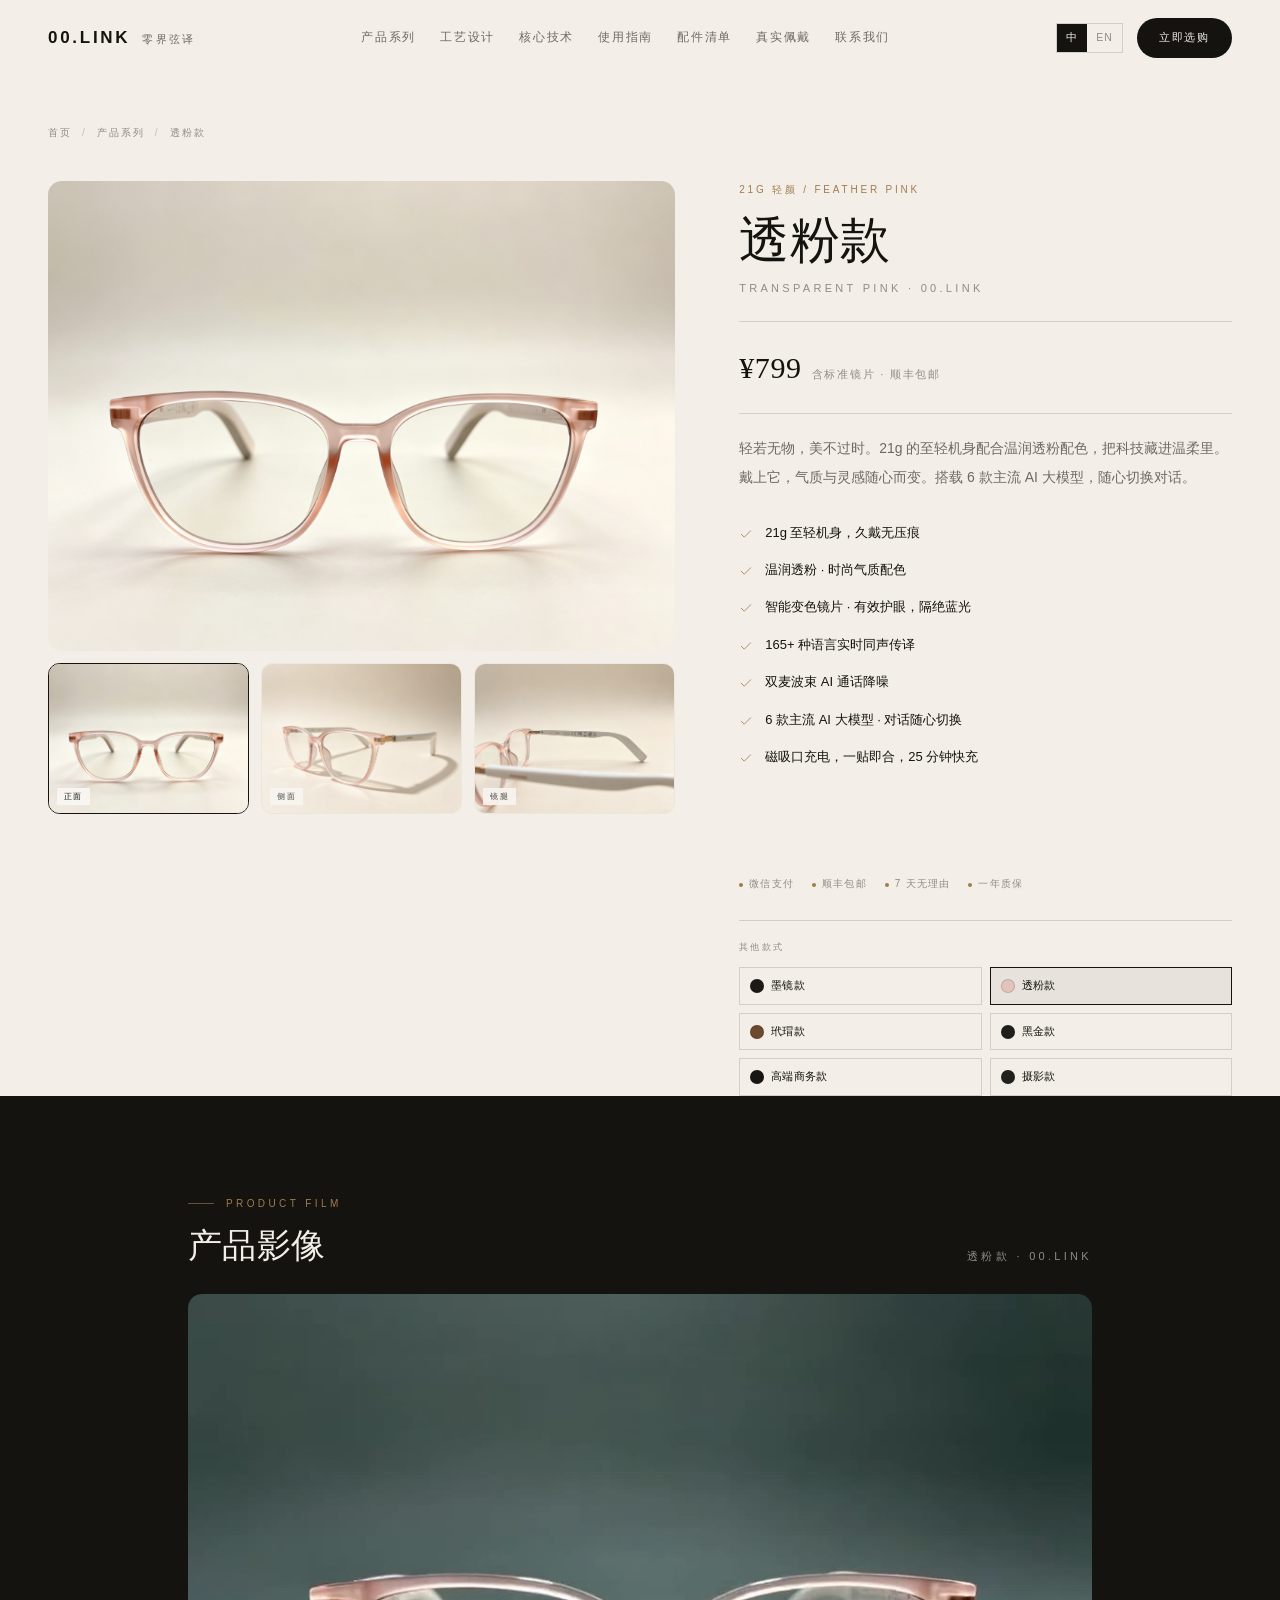
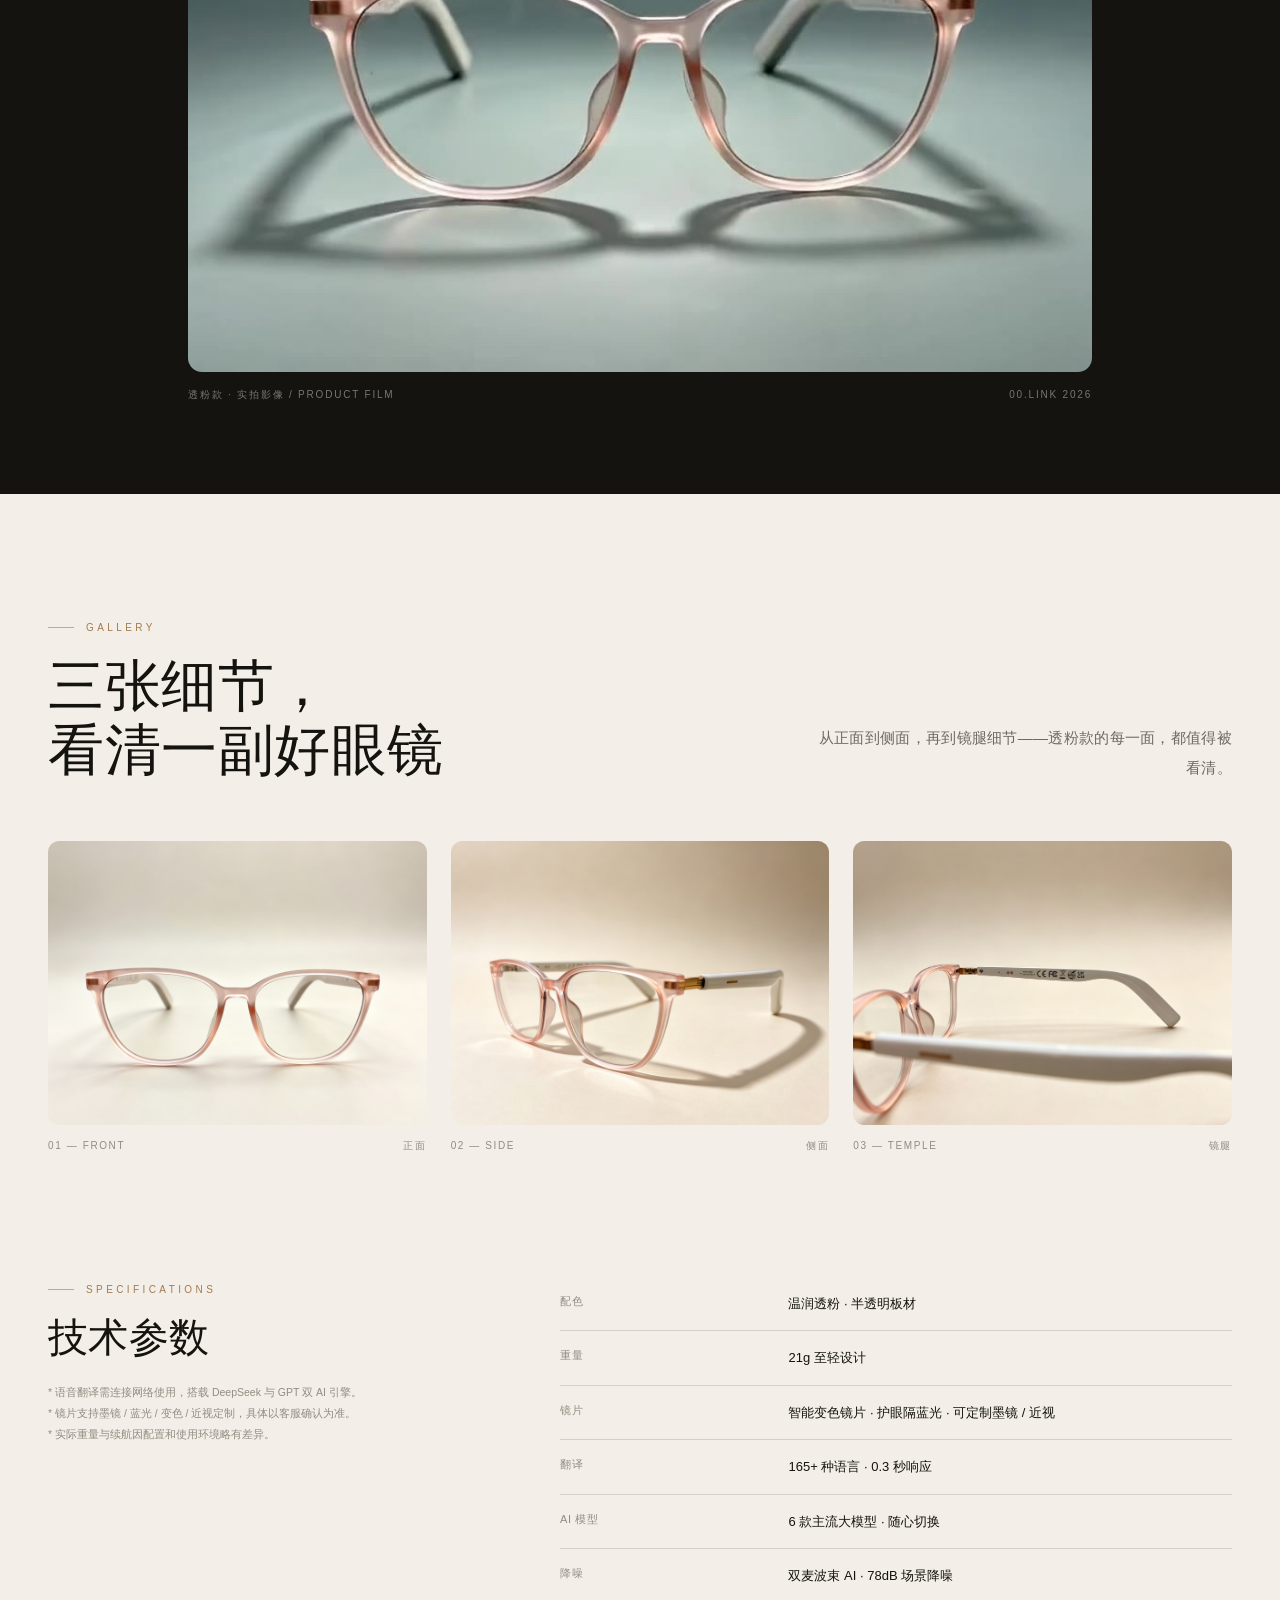
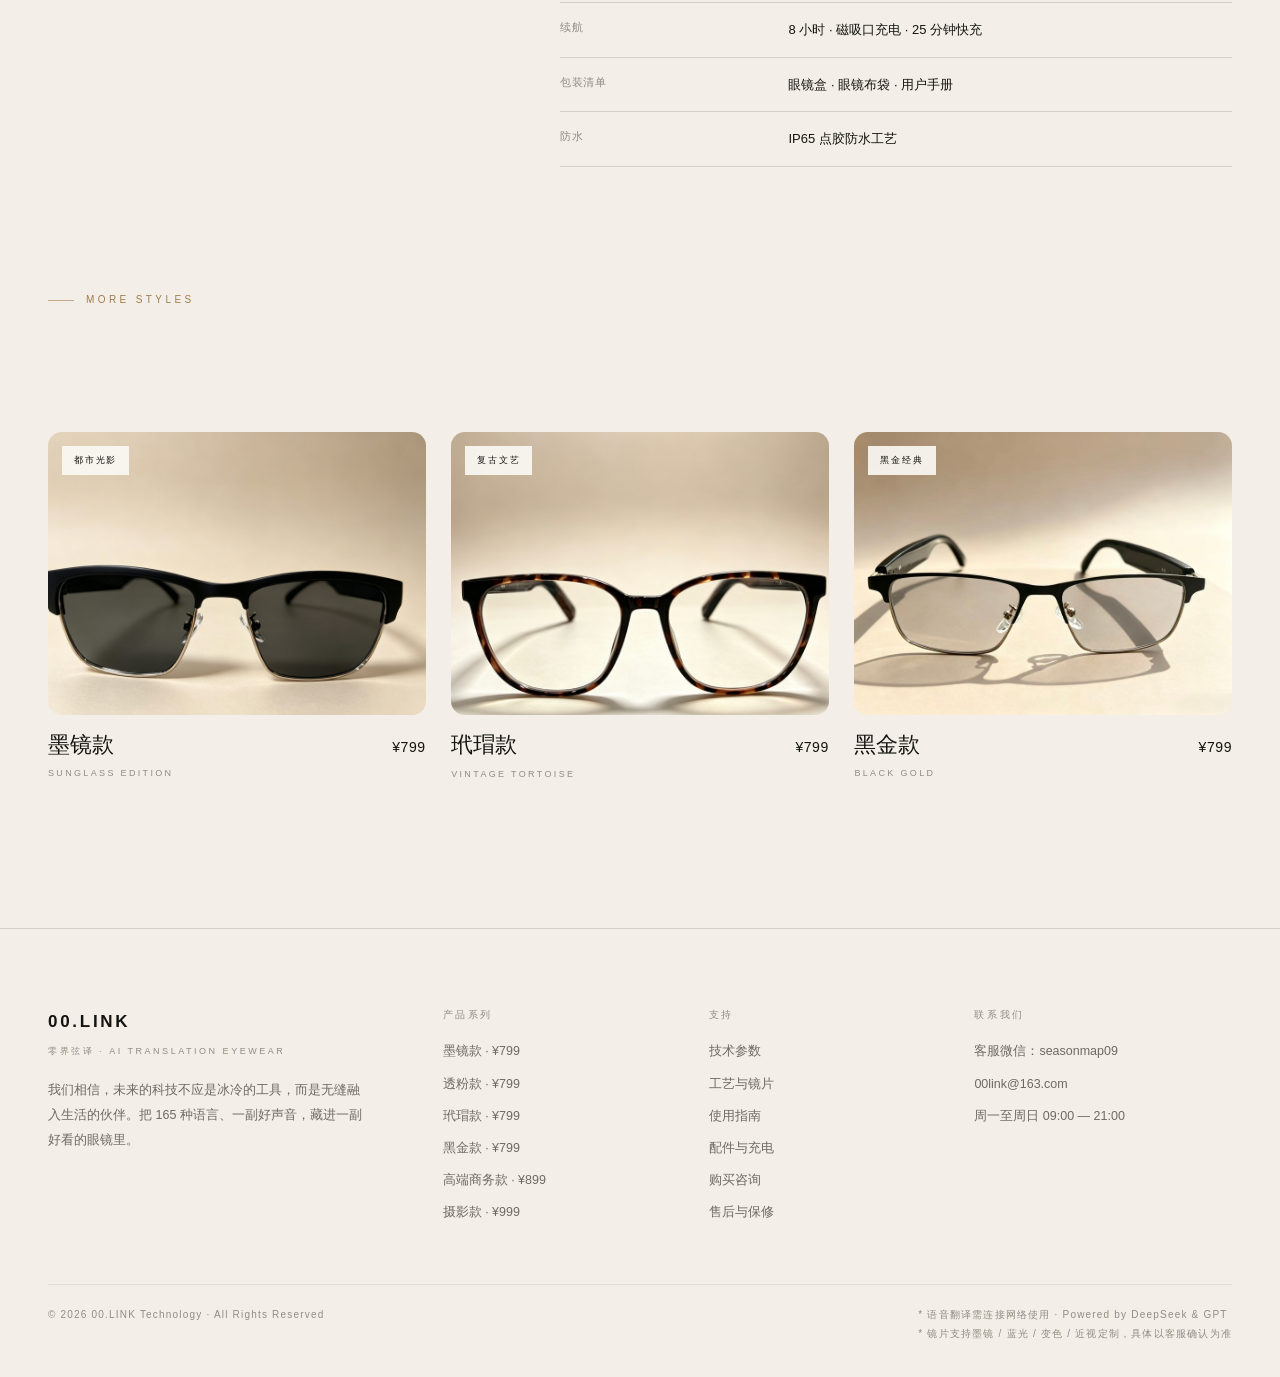
<file: product-pink.html>
<!DOCTYPE html>
<html lang="zh-CN">
<head>
<meta charset="UTF-8">
<meta name="viewport" content="width=device-width, initial-scale=1.0">
<title>透粉款 TRANSPARENT PINK · ¥799 | 00.LINK 零界弦译 AI 翻译眼镜</title>
<meta name="description" content="透粉款（TRANSPARENT PINK）¥799。21g 至轻，温润透粉。像空气一样，贴合日常。165+ 种语言实时同传、双麦波束 AI 降噪、8 小时续航。">
<meta name="theme-color" content="#F3EFE8">
<meta property="og:type" content="website">
<meta property="og:locale" content="zh_CN">
<meta property="og:locale:alternate" content="en_US">
<meta property="og:title" content="透粉款 TRANSPARENT PINK · ¥799 | 00.LINK 零界弦译 AI 翻译眼镜">
<meta property="og:description" content="透粉款（TRANSPARENT PINK）¥799。21g 至轻，温润透粉。像空气一样，贴合日常。165+ 种语言实时同传、双麦波束 AI 降噪、8 小时续航。">
<meta property="og:image" content="assets/img/pink-1.jpg">
<link rel="alternate" hreflang="zh-CN" href="product-pink.html">
<link rel="alternate" hreflang="en" href="en/product-pink.html">
<link rel="icon" href="data:image/svg+xml,%3Csvg xmlns='http://www.w3.org/2000/svg' viewBox='0 0 64 64'%3E%3Crect width='64' height='64' fill='%2314130F'/%3E%3Ctext x='32' y='42' font-family='Helvetica,Arial' font-size='24' font-weight='700' fill='%23F3EFE8' text-anchor='middle'%3E00%3C/text%3E%3C/svg%3E">
<link rel="stylesheet" href="css/style.css">
<script>window.LINK_I18N={copied:"已复制",menu:"菜单"};</script>
</head>
<body>

<header class="nav">
  <div class="nav-inner">
    <a class="logo" href="index.html"><b>00.LINK</b><span>零界弦译</span></a>
    <nav class="nav-links">
      <a href="index.html#series">产品系列</a>
      <a href="index.html#craft">工艺设计</a>
      <a href="index.html#tech">核心技术</a>
      <a href="index.html#guide">使用指南</a>
      <a href="index.html#accessories">配件清单</a>
      <a href="index.html#wild">真实佩戴</a>
      <a href="index.html#contact">联系我们</a>
    </nav>
    <div class="nav-right">
      <div class="lang-switch"><a href="product-pink.html" hreflang="zh-CN" class="lang-zh on" aria-label="中文">中</a><a href="en/product-pink.html" hreflang="en" class="lang-en" aria-label="English">EN</a></div>
      <a class="nav-buy" href="index.html#series">立即选购</a>
      <button class="menu-btn" aria-label="菜单"><i></i><i></i><i></i></button>
    </div>
  </div>
</header>
<div class="mobile-menu">
  <a href="index.html#series">产品系列</a>
  <a href="index.html#craft">工艺设计</a>
  <a href="index.html#tech">核心技术</a>
  <a href="index.html#guide">使用指南</a>
  <a href="index.html#accessories">配件清单</a>
  <a href="index.html#wild">真实佩戴</a>
  <a href="index.html#contact">联系我们</a>
  <a class="btn btn-dark" href="index.html#series">立即选购</a>
  <div class="lang-switch"><a href="product-pink.html" hreflang="zh-CN" class="lang-zh on" aria-label="中文">中</a><a href="en/product-pink.html" hreflang="en" class="lang-en" aria-label="English">EN</a></div>
</div>

<main>
  <section class="p-hero">
    <div class="wrap">
      <div class="crumb"><a href="index.html">首页</a><i>/</i><a href="index.html#series">产品系列</a><i>/</i><span>透粉款</span></div>
      <div class="p-grid">
        <div class="p-gallery">
          <div class="gallery-main reveal"><img src="assets/img/pink-1.jpg" alt="透粉款 · 00.LINK AI 翻译眼镜"></div>
          <div class="gallery-thumbs reveal"><button class="thumb active" data-src="assets/img/pink-1.jpg" aria-label="正面 / FRONT"><img src="assets/img/pink-1.jpg" alt="透粉款 正面 / FRONT" loading="lazy"><span class="lab">正面</span></button><button class="thumb" data-src="assets/img/pink-2.jpg" aria-label="侧面 / SIDE"><img src="assets/img/pink-2.jpg" alt="透粉款 侧面 / SIDE" loading="lazy"><span class="lab">侧面</span></button><button class="thumb" data-src="assets/img/pink-3.jpg" aria-label="镜腿 / TEMPLE"><img src="assets/img/pink-3.jpg" alt="透粉款 镜腿 / TEMPLE" loading="lazy"><span class="lab">镜腿</span></button></div>
        </div>
        <div class="p-info">
          <div class="tag reveal">21g 轻颜 / FEATHER PINK</div>
          <h1 class="reveal">透粉款</h1>
          <div class="en-line reveal">TRANSPARENT PINK · 00.LINK</div>
          <div class="p-price reveal"><b>¥799</b><span>含标准镜片 · 顺丰包邮</span></div>
          <p class="p-desc reveal">轻若无物，美不过时。21g 的至轻机身配合温润透粉配色，把科技藏进温柔里。戴上它，气质与灵感随心而变。搭载 6 款主流 AI 大模型，随心切换对话。</p>
          <ul class="p-feats reveal"><li><svg viewBox="0 0 24 24"><path d="M4 12.5l5 5L20 6.5" stroke-linecap="round" stroke-linejoin="round"/></svg><span>21g 至轻机身，久戴无压痕</span></li><li><svg viewBox="0 0 24 24"><path d="M4 12.5l5 5L20 6.5" stroke-linecap="round" stroke-linejoin="round"/></svg><span>温润透粉 · 时尚气质配色</span></li><li><svg viewBox="0 0 24 24"><path d="M4 12.5l5 5L20 6.5" stroke-linecap="round" stroke-linejoin="round"/></svg><span>智能变色镜片 · 有效护眼，隔绝蓝光</span></li><li><svg viewBox="0 0 24 24"><path d="M4 12.5l5 5L20 6.5" stroke-linecap="round" stroke-linejoin="round"/></svg><span>165+ 种语言实时同声传译</span></li><li><svg viewBox="0 0 24 24"><path d="M4 12.5l5 5L20 6.5" stroke-linecap="round" stroke-linejoin="round"/></svg><span>双麦波束 AI 通话降噪</span></li><li><svg viewBox="0 0 24 24"><path d="M4 12.5l5 5L20 6.5" stroke-linecap="round" stroke-linejoin="round"/></svg><span>6 款主流 AI 大模型 · 对话随心切换</span></li><li><svg viewBox="0 0 24 24"><path d="M4 12.5l5 5L20 6.5" stroke-linecap="round" stroke-linejoin="round"/></svg><span>磁吸口充电，一贴即合，25 分钟快充</span></li></ul>
          <div class="p-actions reveal">
            <button class="btn btn-dark" onclick="openBuy('透粉款', 799, 'assets/img/pink-1.jpg')">立即购买 <svg viewBox="0 0 24 24" fill="none" stroke="currentColor" stroke-width="1.4"><path d="M5 12h14M13 6l6 6-6 6"/></svg></button>
            <button class="btn btn-outline" onclick="copyText('seasonmap09')">预约试戴</button>
          </div>
          <div class="p-notes reveal">
            <span>微信支付</span><span>顺丰包邮</span><span>7 天无理由</span><span>一年质保</span>
          </div>
          <div class="swatches reveal">
            <h4>其他款式</h4>
            <div class="swatch-row"><a class="swatch" href="product-sunglass.html"><i style="background:#1b1a17"></i>墨镜款</a><a class="swatch active" href="product-pink.html"><i style="background:#e2c4bd"></i>透粉款</a><a class="swatch" href="product-tortoise.html"><i style="background:#6d4a2e"></i>玳瑁款</a><a class="swatch" href="product-blackgold.html"><i style="background:#211f1b"></i>黑金款</a><a class="swatch" href="product-business.html"><i style="background:#171614"></i>高端商务款</a><a class="swatch" href="product-camera.html"><i style="background:#22211d"></i>摄影款</a></div>
          </div>
        </div>
      </div>
    </div>
  </section>

  <section class="p-film">
    <div class="wrap">
      <div class="p-film-head">
        <div>
          <span class="eyebrow reveal">PRODUCT FILM</span>
          <h2 class="h2 reveal" style="margin-top:14px">产品影像</h2>
        </div>
        <div class="en-line">透粉款 · 00.LINK</div>
      </div>
      <div class="reveal"><div class="p-film-media"><video autoplay muted loop playsinline poster="assets/img/poster-pink.jpg" src="assets/video/pink.mp4"></video></div><div class="p-film-cap"><span>透粉款 · 实拍影像 / PRODUCT FILM</span><span>00.LINK 2026</span></div></div>
    </div>
  </section>

  <section class="section">
    <div class="wrap">
      <div class="sec-head">
        <div>
          <span class="eyebrow reveal">Gallery</span>
          <h2 class="h2 reveal">三张细节，<br>看清一副好眼镜</h2>
        </div>
        <p class="lead reveal">从正面到侧面，再到镜腿细节——透粉款的每一面，都值得被看清。</p>
      </div>
      <div class="detail-gallery"><figure class="g1 reveal"><div class="ph"><img src="assets/img/pink-1.jpg" alt="透粉款 正面 / FRONT" loading="lazy"></div><figcaption><span>01 — FRONT</span><span>正面</span></figcaption></figure><figure class="g2 reveal"><div class="ph"><img src="assets/img/pink-2.jpg" alt="透粉款 侧面 / SIDE" loading="lazy"></div><figcaption><span>02 — SIDE</span><span>侧面</span></figcaption></figure><figure class="g3 reveal"><div class="ph"><img src="assets/img/pink-3.jpg" alt="透粉款 镜腿 / TEMPLE" loading="lazy"></div><figcaption><span>03 — TEMPLE</span><span>镜腿</span></figcaption></figure></div>
    </div>
  </section>

  <section class="section" style="padding-top:0">
    <div class="wrap">
      <div class="spec-wrap">
        <div>
          <span class="eyebrow reveal">Specifications</span>
          <h2 class="h2 reveal" style="margin-top:16px;font-size:clamp(26px,3.4vw,40px)">技术参数</h2>
          <p class="spec-note reveal">* 语音翻译需连接网络使用，搭载 DeepSeek 与 GPT 双 AI 引擎。<br>* 镜片支持墨镜 / 蓝光 / 变色 / 近视定制，具体以客服确认为准。<br>* 实际重量与续航因配置和使用环境略有差异。</p>
        </div>
        <table class="spec-table reveal"><tr><td>配色</td><td>温润透粉 · 半透明板材</td></tr><tr><td>重量</td><td>21g 至轻设计</td></tr><tr><td>镜片</td><td>智能变色镜片 · 护眼隔蓝光 · 可定制墨镜 / 近视</td></tr><tr><td>翻译</td><td>165+ 种语言 · 0.3 秒响应</td></tr><tr><td>AI 模型</td><td>6 款主流大模型 · 随心切换</td></tr><tr><td>降噪</td><td>双麦波束 AI · 78dB 场景降噪</td></tr><tr><td>续航</td><td>8 小时 · 磁吸口充电 · 25 分钟快充</td></tr><tr><td>包装清单</td><td>眼镜盒 · 眼镜布袋 · 用户手册</td></tr><tr><td>防水</td><td>IP65 点胶防水工艺</td></tr></table>
      </div>
    </div>
  </section>

  <section class="section" style="padding-top:0">
    <div class="wrap">
      <div class="sec-head">
        <div>
          <span class="eyebrow reveal">More styles</span>
          <h2 class="h2 reveal" style="font-size:clamp(26px,3.4vw,40px)">你可能也喜欢</h2>
        </div>
        <p class="lead reveal"><a class="link-u" href="index.html#series">查看全部六款 <svg viewBox="0 0 24 24" fill="none" stroke="currentColor" stroke-width="1.4"><path d="M5 12h14M13 6l6 6-6 6"/></svg></a></p>
      </div>
      <div class="related">
    <a class="card reveal" href="product-sunglass.html" data-video>
      <div class="card-media">
        <video muted loop playsinline preload="none" poster="assets/img/poster-sunglass.jpg" src="assets/video/sunglass.mp4"></video>
        <img src="assets/img/sunglass-1.jpg" alt="墨镜款 · 00.LINK AI 翻译眼镜" loading="lazy">
        <span class="card-badge">都市光影</span>
      </div>
      <div class="card-meta">
        <div>
          <div class="card-name">墨镜款</div>
          <span class="card-en">SUNGLASS EDITION</span>
          <span class="card-arrow">查看详情 <svg viewBox="0 0 24 24" fill="none" stroke="currentColor" stroke-width="1.4"><path d="M5 12h14M13 6l6 6-6 6"/></svg></span>
        </div>
        <div class="card-price">¥799</div>
      </div>
    </a>
    <a class="card reveal" href="product-tortoise.html" data-video>
      <div class="card-media">
        <video muted loop playsinline preload="none" poster="assets/img/poster-tortoise.jpg" src="assets/video/tortoise.mp4"></video>
        <img src="assets/img/tortoise-1.jpg" alt="玳瑁款 · 00.LINK AI 翻译眼镜" loading="lazy">
        <span class="card-badge">复古文艺</span>
      </div>
      <div class="card-meta">
        <div>
          <div class="card-name">玳瑁款</div>
          <span class="card-en">VINTAGE TORTOISE</span>
          <span class="card-arrow">查看详情 <svg viewBox="0 0 24 24" fill="none" stroke="currentColor" stroke-width="1.4"><path d="M5 12h14M13 6l6 6-6 6"/></svg></span>
        </div>
        <div class="card-price">¥799</div>
      </div>
    </a>
    <a class="card reveal" href="product-blackgold.html" data-video>
      <div class="card-media">
        <video muted loop playsinline preload="none" poster="assets/img/poster-blackgold.jpg" src="assets/video/blackgold.mp4"></video>
        <img src="assets/img/blackgold-1.jpg" alt="黑金款 · 00.LINK AI 翻译眼镜" loading="lazy">
        <span class="card-badge">黑金经典</span>
      </div>
      <div class="card-meta">
        <div>
          <div class="card-name">黑金款</div>
          <span class="card-en">BLACK GOLD</span>
          <span class="card-arrow">查看详情 <svg viewBox="0 0 24 24" fill="none" stroke="currentColor" stroke-width="1.4"><path d="M5 12h14M13 6l6 6-6 6"/></svg></span>
        </div>
        <div class="card-price">¥799</div>
      </div>
    </a></div>
    </div>
  </section>
</main>

<footer class="footer">
  <div class="wrap">
    <div class="foot-grid">
      <div class="foot-brand">
        <b>00.LINK</b><span>零界弦译 · AI TRANSLATION EYEWEAR</span>
        <p>我们相信，未来的科技不应是冰冷的工具，而是无缝融入生活的伙伴。把 165 种语言、一副好声音，藏进一副好看的眼镜里。</p>
      </div>
      <div class="foot-col">
        <h4>产品系列</h4>
        <a href="product-sunglass.html">墨镜款 · ¥799</a><a href="product-pink.html">透粉款 · ¥799</a><a href="product-tortoise.html">玳瑁款 · ¥799</a><a href="product-blackgold.html">黑金款 · ¥799</a><a href="product-business.html">高端商务款 · ¥899</a><a href="product-camera.html">摄影款 · ¥999</a>
      </div>
      <div class="foot-col">
        <h4>支持</h4>
        <a href="index.html#tech">技术参数</a>
        <a href="index.html#craft">工艺与镜片</a>
        <a href="index.html#guide">使用指南</a>
        <a href="index.html#accessories">配件与充电</a>
        <a href="index.html#contact">购买咨询</a>
        <a href="index.html#contact">售后与保修</a>
      </div>
      <div class="foot-col">
        <h4>联系我们</h4>
        <p>客服微信：seasonmap09</p>
        <a href="mailto:00link@163.com">00link@163.com</a>
        <p>周一至周日 09:00 — 21:00</p>
      </div>
    </div>
    <div class="foot-bottom">
      <span>© <span data-year>2026</span> 00.LINK Technology · All Rights Reserved</span>
      <span>* 语音翻译需连接网络使用 · Powered by DeepSeek &amp; GPT<br>* 镜片支持墨镜 / 蓝光 / 变色 / 近视定制，具体以客服确认为准</span>
    </div>
  </div>
</footer>

<div class="modal" id="buyModal">
  <div class="modal-card">
    <button class="modal-close" onclick="closeBuy()" aria-label="关闭">×</button>
    <h3>购买咨询</h3>
    <div class="en-line">CONCIERGE · 1 ON 1</div>
    <div class="modal-prod">
      <img data-buy-img src="assets/img/pink-1.jpg" alt="">
      <div><b data-buy-name>透粉款</b><span data-buy-price>¥799</span></div>
    </div>
    <div class="modal-contact">
      <div class="row"><span>01 &nbsp; 添加客服微信</span><button onclick="copyText('seasonmap09')">复制微信号</button></div>
      <div class="row"><span>02 &nbsp; 确认款式与镜片</span><span style="color:var(--muted-2)">seasonmap09</span></div>
      <div class="row"><span>03 &nbsp; 微信支付下单</span><span style="color:var(--muted-2)">支持微信支付</span></div>
      <div class="row"><span>04 &nbsp; 顺丰包邮发货</span><span style="color:var(--muted-2)">48 小时内</span></div>
    </div>
    <div style="display:flex;gap:10px;margin-top:18px;">
      <button class="btn btn-dark" style="flex:1;height:48px" onclick="copyText('seasonmap09')">复制客服微信</button>
      <a class="btn btn-outline" style="flex:1;height:48px" href="mailto:00link@163.com">邮件咨询</a>
    </div>
    <p class="note">支持微信支付 · 顺丰包邮 · 7 天无理由退换 · 一年质保</p>
  </div>
</div>
<div class="toast" id="toast"></div>
<script src="js/site.js"></script>
</body>
</html>
</file>
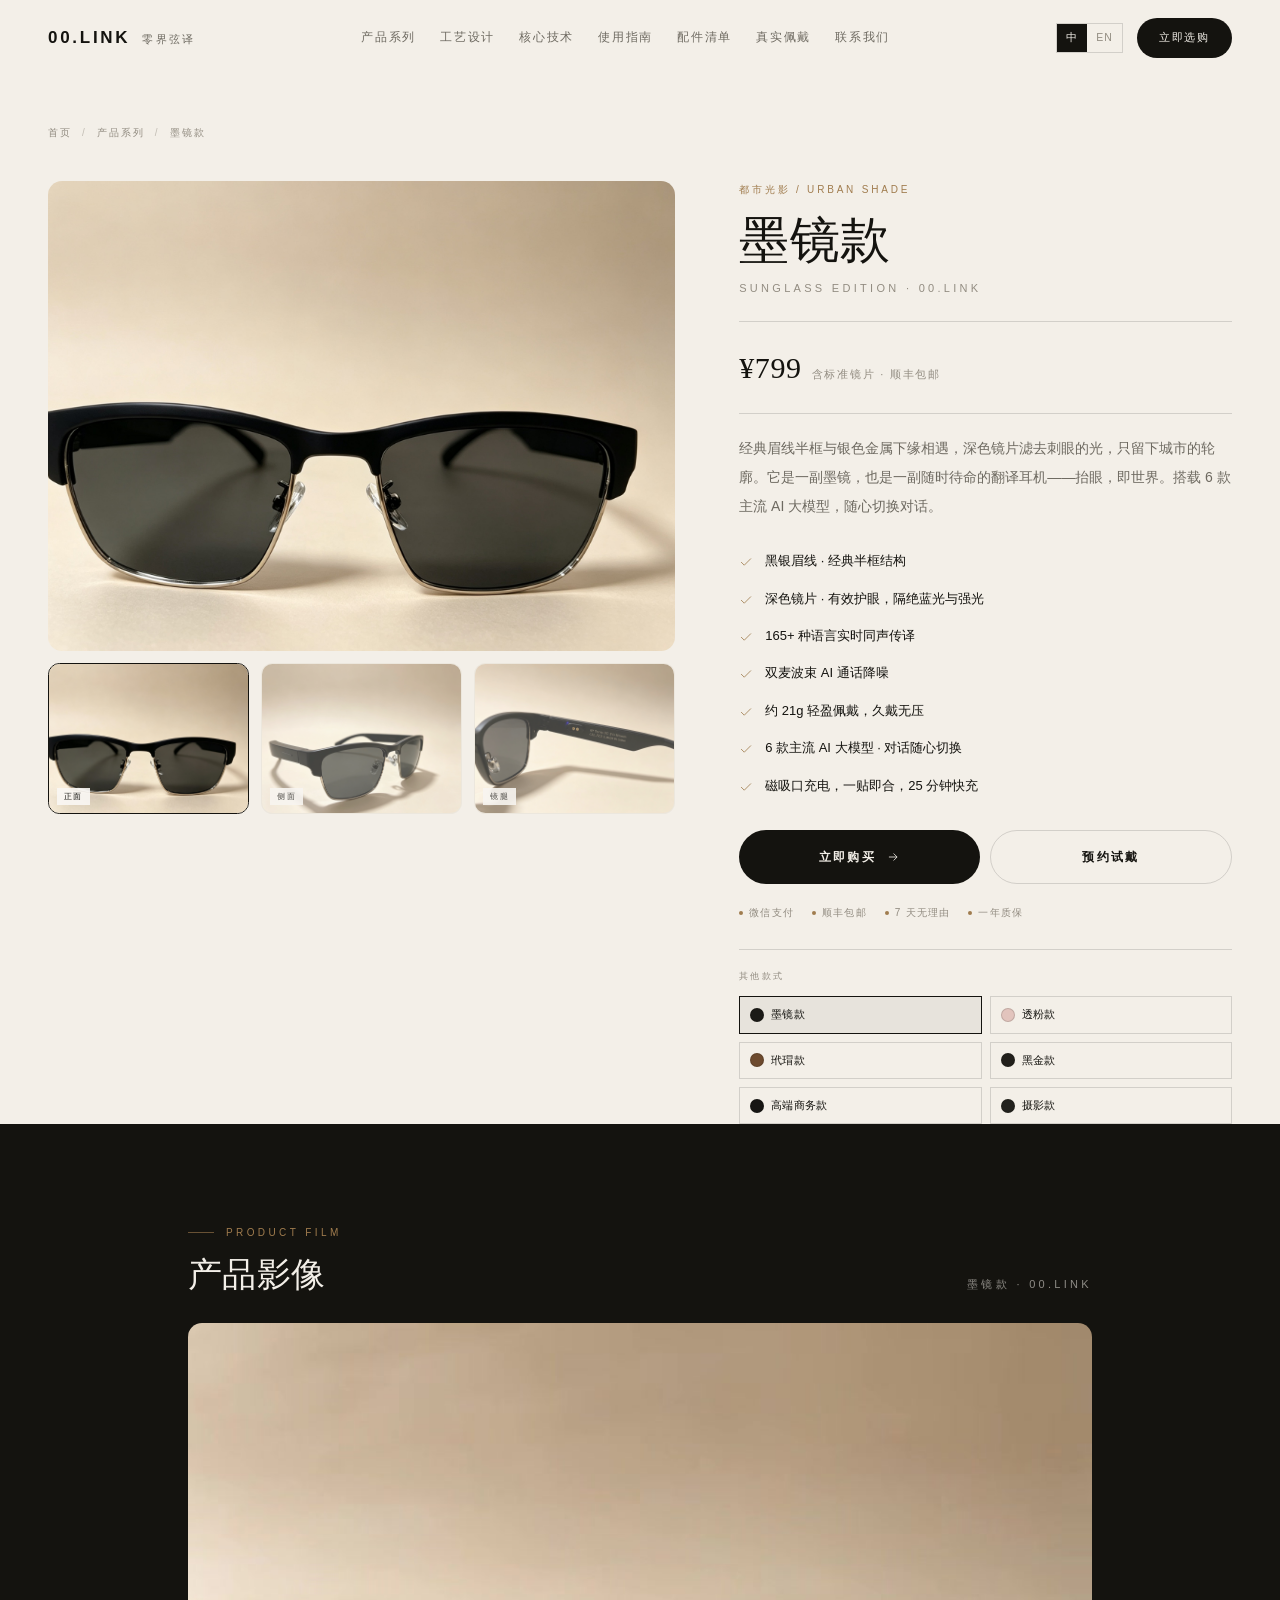
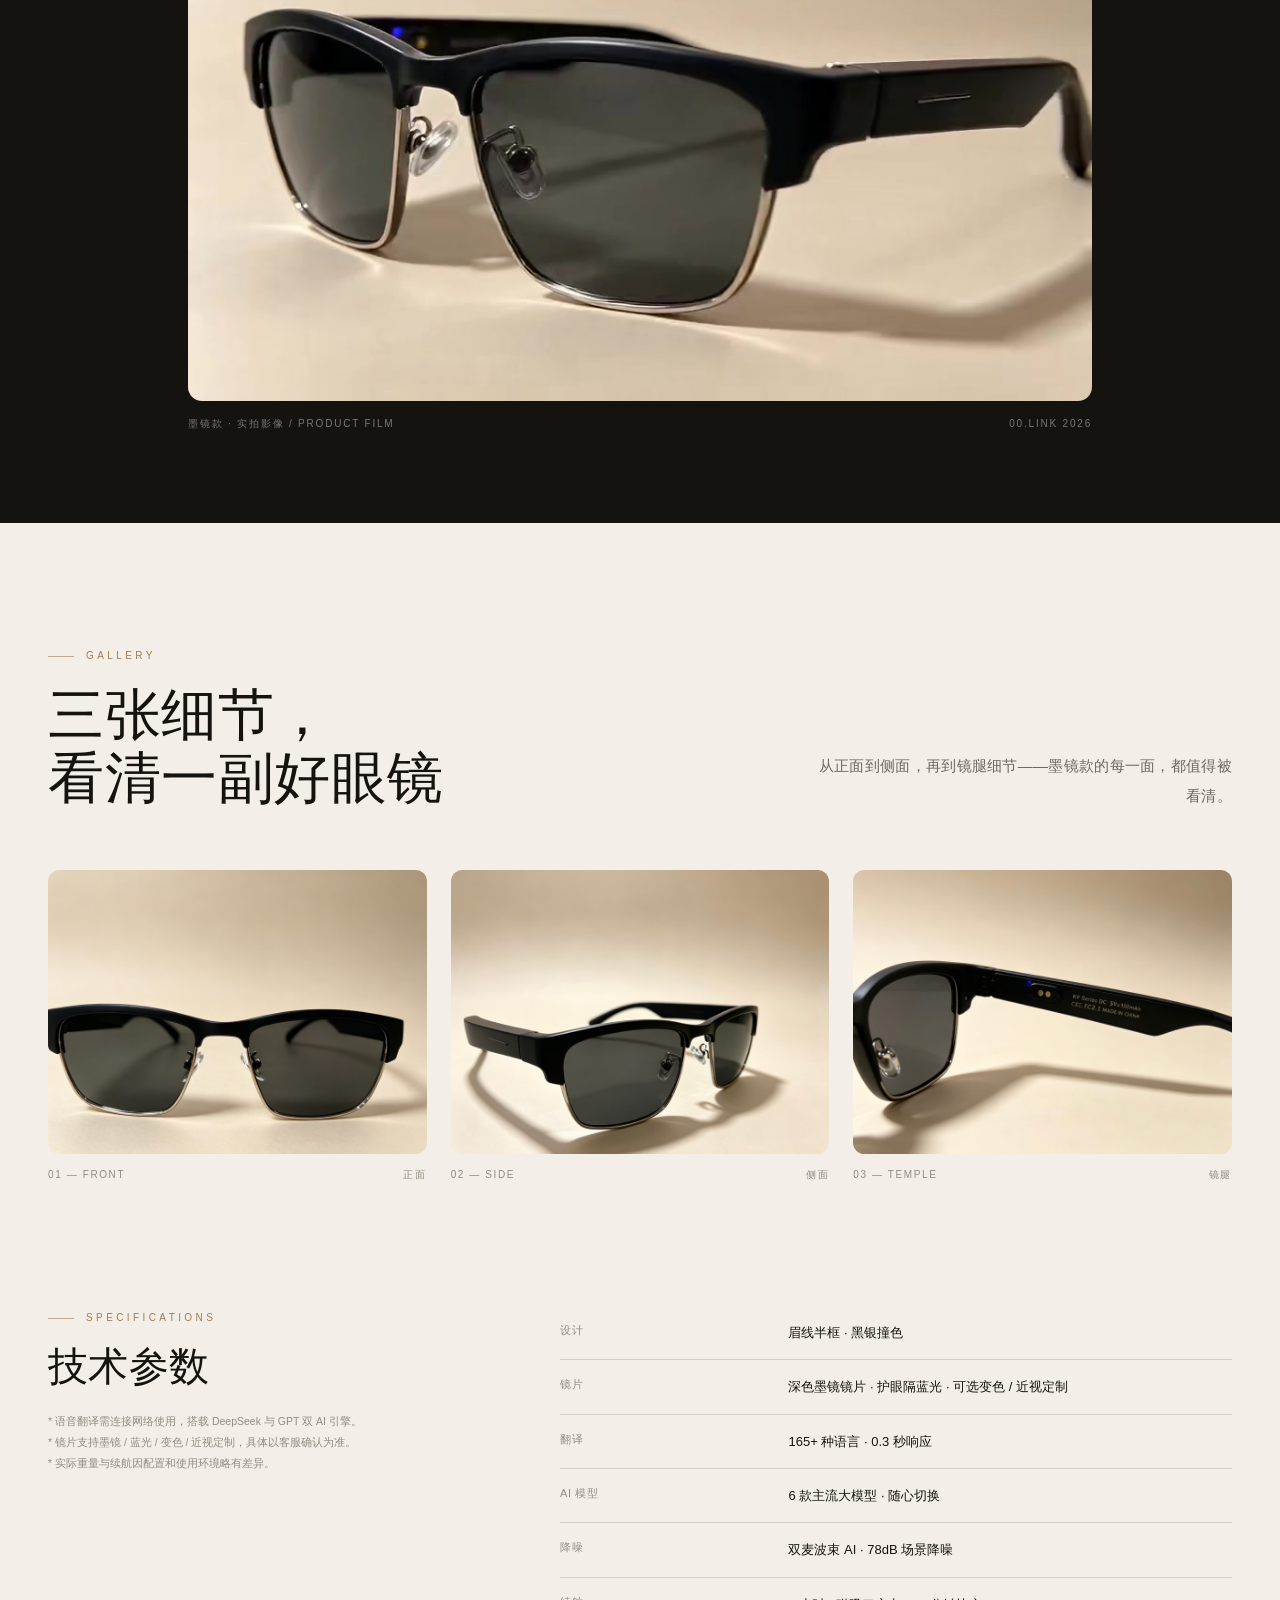
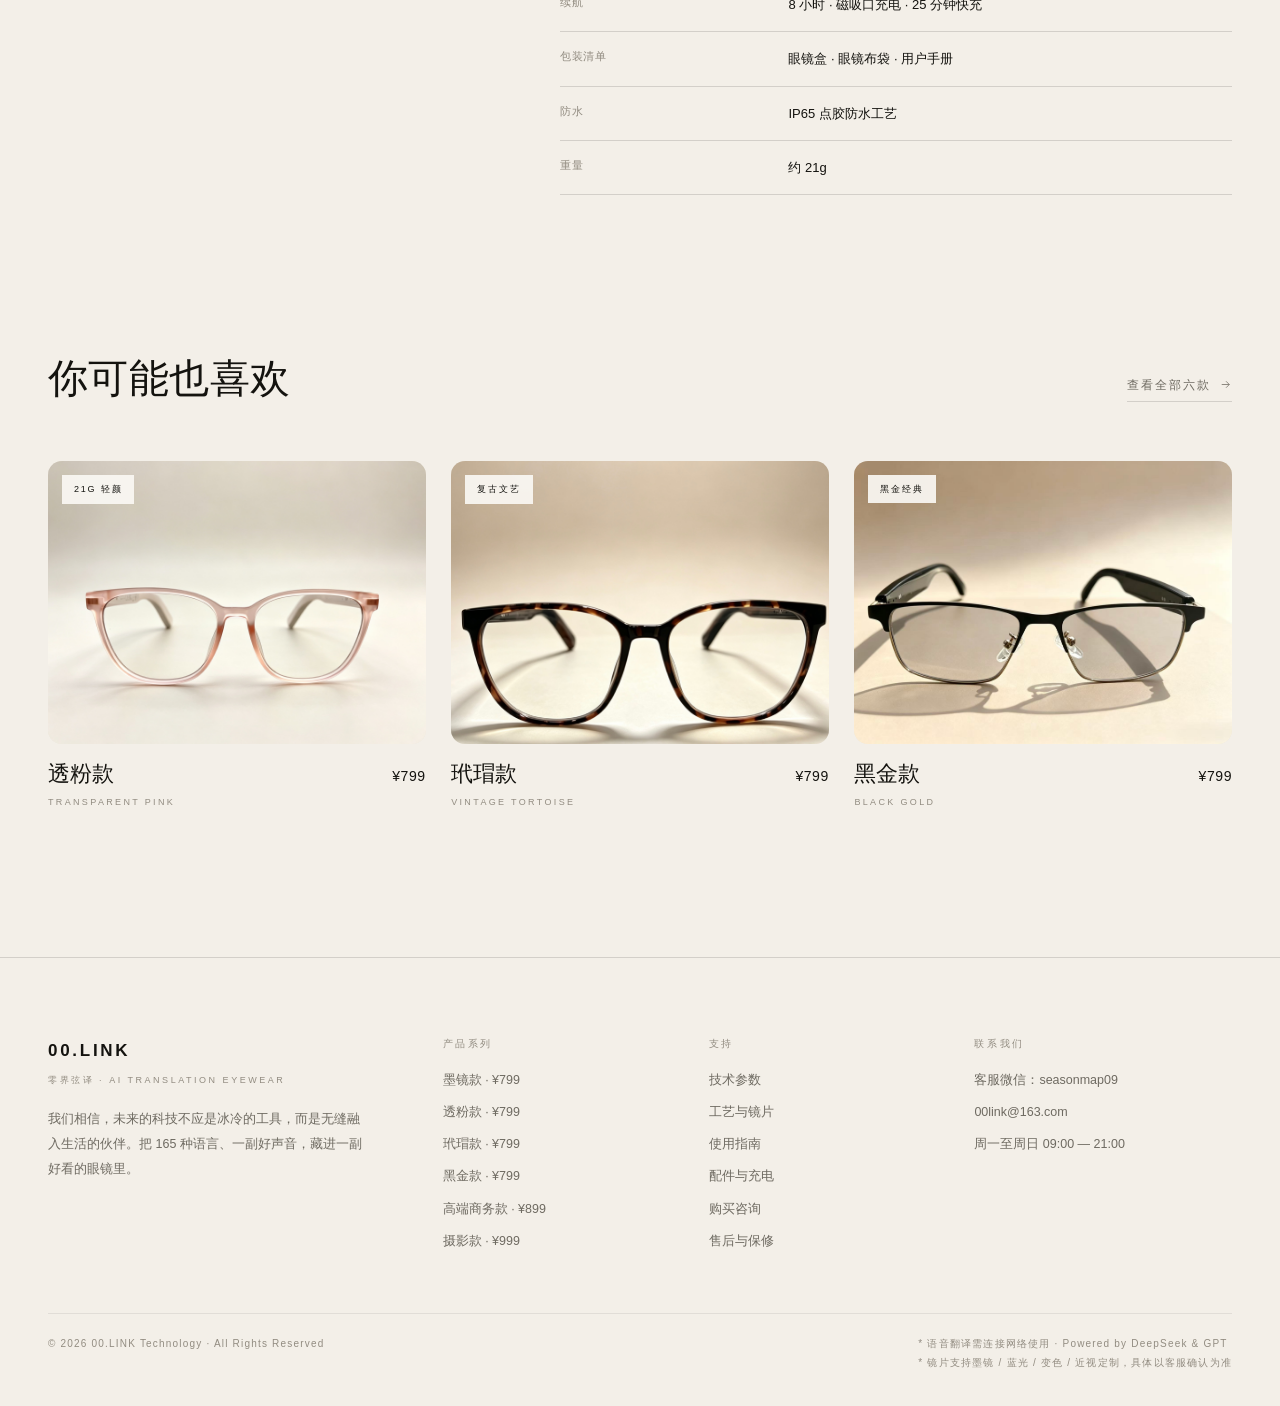
<file: product-sunglass.html>
<!DOCTYPE html>
<html lang="zh-CN">
<head>
<meta charset="UTF-8">
<meta name="viewport" content="width=device-width, initial-scale=1.0">
<title>墨镜款 SUNGLASS EDITION · ¥799 | 00.LINK 零界弦译 AI 翻译眼镜</title>
<meta name="description" content="墨镜款（SUNGLASS EDITION）¥799。黑银眉线，深色镜片。阳光下的从容，也是街头的锋利。165+ 种语言实时同传、双麦波束 AI 降噪、8 小时续航。">
<meta name="theme-color" content="#F3EFE8">
<meta property="og:type" content="website">
<meta property="og:locale" content="zh_CN">
<meta property="og:locale:alternate" content="en_US">
<meta property="og:title" content="墨镜款 SUNGLASS EDITION · ¥799 | 00.LINK 零界弦译 AI 翻译眼镜">
<meta property="og:description" content="墨镜款（SUNGLASS EDITION）¥799。黑银眉线，深色镜片。阳光下的从容，也是街头的锋利。165+ 种语言实时同传、双麦波束 AI 降噪、8 小时续航。">
<meta property="og:image" content="assets/img/sunglass-1.jpg">
<link rel="alternate" hreflang="zh-CN" href="product-sunglass.html">
<link rel="alternate" hreflang="en" href="en/product-sunglass.html">
<link rel="icon" href="data:image/svg+xml,%3Csvg xmlns='http://www.w3.org/2000/svg' viewBox='0 0 64 64'%3E%3Crect width='64' height='64' fill='%2314130F'/%3E%3Ctext x='32' y='42' font-family='Helvetica,Arial' font-size='24' font-weight='700' fill='%23F3EFE8' text-anchor='middle'%3E00%3C/text%3E%3C/svg%3E">
<link rel="stylesheet" href="css/style.css">
<script>window.LINK_I18N={copied:"已复制",menu:"菜单"};</script>
</head>
<body>

<header class="nav">
  <div class="nav-inner">
    <a class="logo" href="index.html"><b>00.LINK</b><span>零界弦译</span></a>
    <nav class="nav-links">
      <a href="index.html#series">产品系列</a>
      <a href="index.html#craft">工艺设计</a>
      <a href="index.html#tech">核心技术</a>
      <a href="index.html#guide">使用指南</a>
      <a href="index.html#accessories">配件清单</a>
      <a href="index.html#wild">真实佩戴</a>
      <a href="index.html#contact">联系我们</a>
    </nav>
    <div class="nav-right">
      <div class="lang-switch"><a href="product-sunglass.html" hreflang="zh-CN" class="lang-zh on" aria-label="中文">中</a><a href="en/product-sunglass.html" hreflang="en" class="lang-en" aria-label="English">EN</a></div>
      <a class="nav-buy" href="index.html#series">立即选购</a>
      <button class="menu-btn" aria-label="菜单"><i></i><i></i><i></i></button>
    </div>
  </div>
</header>
<div class="mobile-menu">
  <a href="index.html#series">产品系列</a>
  <a href="index.html#craft">工艺设计</a>
  <a href="index.html#tech">核心技术</a>
  <a href="index.html#guide">使用指南</a>
  <a href="index.html#accessories">配件清单</a>
  <a href="index.html#wild">真实佩戴</a>
  <a href="index.html#contact">联系我们</a>
  <a class="btn btn-dark" href="index.html#series">立即选购</a>
  <div class="lang-switch"><a href="product-sunglass.html" hreflang="zh-CN" class="lang-zh on" aria-label="中文">中</a><a href="en/product-sunglass.html" hreflang="en" class="lang-en" aria-label="English">EN</a></div>
</div>

<main>
  <section class="p-hero">
    <div class="wrap">
      <div class="crumb"><a href="index.html">首页</a><i>/</i><a href="index.html#series">产品系列</a><i>/</i><span>墨镜款</span></div>
      <div class="p-grid">
        <div class="p-gallery">
          <div class="gallery-main reveal"><img src="assets/img/sunglass-1.jpg" alt="墨镜款 · 00.LINK AI 翻译眼镜"></div>
          <div class="gallery-thumbs reveal"><button class="thumb active" data-src="assets/img/sunglass-1.jpg" aria-label="正面 / FRONT"><img src="assets/img/sunglass-1.jpg" alt="墨镜款 正面 / FRONT" loading="lazy"><span class="lab">正面</span></button><button class="thumb" data-src="assets/img/sunglass-2.jpg" aria-label="侧面 / SIDE"><img src="assets/img/sunglass-2.jpg" alt="墨镜款 侧面 / SIDE" loading="lazy"><span class="lab">侧面</span></button><button class="thumb" data-src="assets/img/sunglass-3.jpg" aria-label="镜腿 / TEMPLE"><img src="assets/img/sunglass-3.jpg" alt="墨镜款 镜腿 / TEMPLE" loading="lazy"><span class="lab">镜腿</span></button></div>
        </div>
        <div class="p-info">
          <div class="tag reveal">都市光影 / URBAN SHADE</div>
          <h1 class="reveal">墨镜款</h1>
          <div class="en-line reveal">SUNGLASS EDITION · 00.LINK</div>
          <div class="p-price reveal"><b>¥799</b><span>含标准镜片 · 顺丰包邮</span></div>
          <p class="p-desc reveal">经典眉线半框与银色金属下缘相遇，深色镜片滤去刺眼的光，只留下城市的轮廓。它是一副墨镜，也是一副随时待命的翻译耳机——抬眼，即世界。搭载 6 款主流 AI 大模型，随心切换对话。</p>
          <ul class="p-feats reveal"><li><svg viewBox="0 0 24 24"><path d="M4 12.5l5 5L20 6.5" stroke-linecap="round" stroke-linejoin="round"/></svg><span>黑银眉线 · 经典半框结构</span></li><li><svg viewBox="0 0 24 24"><path d="M4 12.5l5 5L20 6.5" stroke-linecap="round" stroke-linejoin="round"/></svg><span>深色镜片 · 有效护眼，隔绝蓝光与强光</span></li><li><svg viewBox="0 0 24 24"><path d="M4 12.5l5 5L20 6.5" stroke-linecap="round" stroke-linejoin="round"/></svg><span>165+ 种语言实时同声传译</span></li><li><svg viewBox="0 0 24 24"><path d="M4 12.5l5 5L20 6.5" stroke-linecap="round" stroke-linejoin="round"/></svg><span>双麦波束 AI 通话降噪</span></li><li><svg viewBox="0 0 24 24"><path d="M4 12.5l5 5L20 6.5" stroke-linecap="round" stroke-linejoin="round"/></svg><span>约 21g 轻盈佩戴，久戴无压</span></li><li><svg viewBox="0 0 24 24"><path d="M4 12.5l5 5L20 6.5" stroke-linecap="round" stroke-linejoin="round"/></svg><span>6 款主流 AI 大模型 · 对话随心切换</span></li><li><svg viewBox="0 0 24 24"><path d="M4 12.5l5 5L20 6.5" stroke-linecap="round" stroke-linejoin="round"/></svg><span>磁吸口充电，一贴即合，25 分钟快充</span></li></ul>
          <div class="p-actions reveal">
            <button class="btn btn-dark" onclick="openBuy('墨镜款', 799, 'assets/img/sunglass-1.jpg')">立即购买 <svg viewBox="0 0 24 24" fill="none" stroke="currentColor" stroke-width="1.4"><path d="M5 12h14M13 6l6 6-6 6"/></svg></button>
            <button class="btn btn-outline" onclick="copyText('seasonmap09')">预约试戴</button>
          </div>
          <div class="p-notes reveal">
            <span>微信支付</span><span>顺丰包邮</span><span>7 天无理由</span><span>一年质保</span>
          </div>
          <div class="swatches reveal">
            <h4>其他款式</h4>
            <div class="swatch-row"><a class="swatch active" href="product-sunglass.html"><i style="background:#1b1a17"></i>墨镜款</a><a class="swatch" href="product-pink.html"><i style="background:#e2c4bd"></i>透粉款</a><a class="swatch" href="product-tortoise.html"><i style="background:#6d4a2e"></i>玳瑁款</a><a class="swatch" href="product-blackgold.html"><i style="background:#211f1b"></i>黑金款</a><a class="swatch" href="product-business.html"><i style="background:#171614"></i>高端商务款</a><a class="swatch" href="product-camera.html"><i style="background:#22211d"></i>摄影款</a></div>
          </div>
        </div>
      </div>
    </div>
  </section>

  <section class="p-film">
    <div class="wrap">
      <div class="p-film-head">
        <div>
          <span class="eyebrow reveal">PRODUCT FILM</span>
          <h2 class="h2 reveal" style="margin-top:14px">产品影像</h2>
        </div>
        <div class="en-line">墨镜款 · 00.LINK</div>
      </div>
      <div class="reveal"><div class="p-film-media"><video autoplay muted loop playsinline poster="assets/img/poster-sunglass.jpg" src="assets/video/sunglass.mp4"></video></div><div class="p-film-cap"><span>墨镜款 · 实拍影像 / PRODUCT FILM</span><span>00.LINK 2026</span></div></div>
    </div>
  </section>

  <section class="section">
    <div class="wrap">
      <div class="sec-head">
        <div>
          <span class="eyebrow reveal">Gallery</span>
          <h2 class="h2 reveal">三张细节，<br>看清一副好眼镜</h2>
        </div>
        <p class="lead reveal">从正面到侧面，再到镜腿细节——墨镜款的每一面，都值得被看清。</p>
      </div>
      <div class="detail-gallery"><figure class="g1 reveal"><div class="ph"><img src="assets/img/sunglass-1.jpg" alt="墨镜款 正面 / FRONT" loading="lazy"></div><figcaption><span>01 — FRONT</span><span>正面</span></figcaption></figure><figure class="g2 reveal"><div class="ph"><img src="assets/img/sunglass-2.jpg" alt="墨镜款 侧面 / SIDE" loading="lazy"></div><figcaption><span>02 — SIDE</span><span>侧面</span></figcaption></figure><figure class="g3 reveal"><div class="ph"><img src="assets/img/sunglass-3.jpg" alt="墨镜款 镜腿 / TEMPLE" loading="lazy"></div><figcaption><span>03 — TEMPLE</span><span>镜腿</span></figcaption></figure></div>
    </div>
  </section>

  <section class="section" style="padding-top:0">
    <div class="wrap">
      <div class="spec-wrap">
        <div>
          <span class="eyebrow reveal">Specifications</span>
          <h2 class="h2 reveal" style="margin-top:16px;font-size:clamp(26px,3.4vw,40px)">技术参数</h2>
          <p class="spec-note reveal">* 语音翻译需连接网络使用，搭载 DeepSeek 与 GPT 双 AI 引擎。<br>* 镜片支持墨镜 / 蓝光 / 变色 / 近视定制，具体以客服确认为准。<br>* 实际重量与续航因配置和使用环境略有差异。</p>
        </div>
        <table class="spec-table reveal"><tr><td>设计</td><td>眉线半框 · 黑银撞色</td></tr><tr><td>镜片</td><td>深色墨镜镜片 · 护眼隔蓝光 · 可选变色 / 近视定制</td></tr><tr><td>翻译</td><td>165+ 种语言 · 0.3 秒响应</td></tr><tr><td>AI 模型</td><td>6 款主流大模型 · 随心切换</td></tr><tr><td>降噪</td><td>双麦波束 AI · 78dB 场景降噪</td></tr><tr><td>续航</td><td>8 小时 · 磁吸口充电 · 25 分钟快充</td></tr><tr><td>包装清单</td><td>眼镜盒 · 眼镜布袋 · 用户手册</td></tr><tr><td>防水</td><td>IP65 点胶防水工艺</td></tr><tr><td>重量</td><td>约 21g</td></tr></table>
      </div>
    </div>
  </section>

  <section class="section" style="padding-top:0">
    <div class="wrap">
      <div class="sec-head">
        <div>
          <span class="eyebrow reveal">More styles</span>
          <h2 class="h2 reveal" style="font-size:clamp(26px,3.4vw,40px)">你可能也喜欢</h2>
        </div>
        <p class="lead reveal"><a class="link-u" href="index.html#series">查看全部六款 <svg viewBox="0 0 24 24" fill="none" stroke="currentColor" stroke-width="1.4"><path d="M5 12h14M13 6l6 6-6 6"/></svg></a></p>
      </div>
      <div class="related">
    <a class="card reveal" href="product-pink.html" data-video>
      <div class="card-media">
        <video muted loop playsinline preload="none" poster="assets/img/poster-pink.jpg" src="assets/video/pink.mp4"></video>
        <img src="assets/img/pink-1.jpg" alt="透粉款 · 00.LINK AI 翻译眼镜" loading="lazy">
        <span class="card-badge">21g 轻颜</span>
      </div>
      <div class="card-meta">
        <div>
          <div class="card-name">透粉款</div>
          <span class="card-en">TRANSPARENT PINK</span>
          <span class="card-arrow">查看详情 <svg viewBox="0 0 24 24" fill="none" stroke="currentColor" stroke-width="1.4"><path d="M5 12h14M13 6l6 6-6 6"/></svg></span>
        </div>
        <div class="card-price">¥799</div>
      </div>
    </a>
    <a class="card reveal" href="product-tortoise.html" data-video>
      <div class="card-media">
        <video muted loop playsinline preload="none" poster="assets/img/poster-tortoise.jpg" src="assets/video/tortoise.mp4"></video>
        <img src="assets/img/tortoise-1.jpg" alt="玳瑁款 · 00.LINK AI 翻译眼镜" loading="lazy">
        <span class="card-badge">复古文艺</span>
      </div>
      <div class="card-meta">
        <div>
          <div class="card-name">玳瑁款</div>
          <span class="card-en">VINTAGE TORTOISE</span>
          <span class="card-arrow">查看详情 <svg viewBox="0 0 24 24" fill="none" stroke="currentColor" stroke-width="1.4"><path d="M5 12h14M13 6l6 6-6 6"/></svg></span>
        </div>
        <div class="card-price">¥799</div>
      </div>
    </a>
    <a class="card reveal" href="product-blackgold.html" data-video>
      <div class="card-media">
        <video muted loop playsinline preload="none" poster="assets/img/poster-blackgold.jpg" src="assets/video/blackgold.mp4"></video>
        <img src="assets/img/blackgold-1.jpg" alt="黑金款 · 00.LINK AI 翻译眼镜" loading="lazy">
        <span class="card-badge">黑金经典</span>
      </div>
      <div class="card-meta">
        <div>
          <div class="card-name">黑金款</div>
          <span class="card-en">BLACK GOLD</span>
          <span class="card-arrow">查看详情 <svg viewBox="0 0 24 24" fill="none" stroke="currentColor" stroke-width="1.4"><path d="M5 12h14M13 6l6 6-6 6"/></svg></span>
        </div>
        <div class="card-price">¥799</div>
      </div>
    </a></div>
    </div>
  </section>
</main>

<footer class="footer">
  <div class="wrap">
    <div class="foot-grid">
      <div class="foot-brand">
        <b>00.LINK</b><span>零界弦译 · AI TRANSLATION EYEWEAR</span>
        <p>我们相信，未来的科技不应是冰冷的工具，而是无缝融入生活的伙伴。把 165 种语言、一副好声音，藏进一副好看的眼镜里。</p>
      </div>
      <div class="foot-col">
        <h4>产品系列</h4>
        <a href="product-sunglass.html">墨镜款 · ¥799</a><a href="product-pink.html">透粉款 · ¥799</a><a href="product-tortoise.html">玳瑁款 · ¥799</a><a href="product-blackgold.html">黑金款 · ¥799</a><a href="product-business.html">高端商务款 · ¥899</a><a href="product-camera.html">摄影款 · ¥999</a>
      </div>
      <div class="foot-col">
        <h4>支持</h4>
        <a href="index.html#tech">技术参数</a>
        <a href="index.html#craft">工艺与镜片</a>
        <a href="index.html#guide">使用指南</a>
        <a href="index.html#accessories">配件与充电</a>
        <a href="index.html#contact">购买咨询</a>
        <a href="index.html#contact">售后与保修</a>
      </div>
      <div class="foot-col">
        <h4>联系我们</h4>
        <p>客服微信：seasonmap09</p>
        <a href="mailto:00link@163.com">00link@163.com</a>
        <p>周一至周日 09:00 — 21:00</p>
      </div>
    </div>
    <div class="foot-bottom">
      <span>© <span data-year>2026</span> 00.LINK Technology · All Rights Reserved</span>
      <span>* 语音翻译需连接网络使用 · Powered by DeepSeek &amp; GPT<br>* 镜片支持墨镜 / 蓝光 / 变色 / 近视定制，具体以客服确认为准</span>
    </div>
  </div>
</footer>

<div class="modal" id="buyModal">
  <div class="modal-card">
    <button class="modal-close" onclick="closeBuy()" aria-label="关闭">×</button>
    <h3>购买咨询</h3>
    <div class="en-line">CONCIERGE · 1 ON 1</div>
    <div class="modal-prod">
      <img data-buy-img src="assets/img/pink-1.jpg" alt="">
      <div><b data-buy-name>透粉款</b><span data-buy-price>¥799</span></div>
    </div>
    <div class="modal-contact">
      <div class="row"><span>01 &nbsp; 添加客服微信</span><button onclick="copyText('seasonmap09')">复制微信号</button></div>
      <div class="row"><span>02 &nbsp; 确认款式与镜片</span><span style="color:var(--muted-2)">seasonmap09</span></div>
      <div class="row"><span>03 &nbsp; 微信支付下单</span><span style="color:var(--muted-2)">支持微信支付</span></div>
      <div class="row"><span>04 &nbsp; 顺丰包邮发货</span><span style="color:var(--muted-2)">48 小时内</span></div>
    </div>
    <div style="display:flex;gap:10px;margin-top:18px;">
      <button class="btn btn-dark" style="flex:1;height:48px" onclick="copyText('seasonmap09')">复制客服微信</button>
      <a class="btn btn-outline" style="flex:1;height:48px" href="mailto:00link@163.com">邮件咨询</a>
    </div>
    <p class="note">支持微信支付 · 顺丰包邮 · 7 天无理由退换 · 一年质保</p>
  </div>
</div>
<div class="toast" id="toast"></div>
<script src="js/site.js"></script>
</body>
</html>
</file>
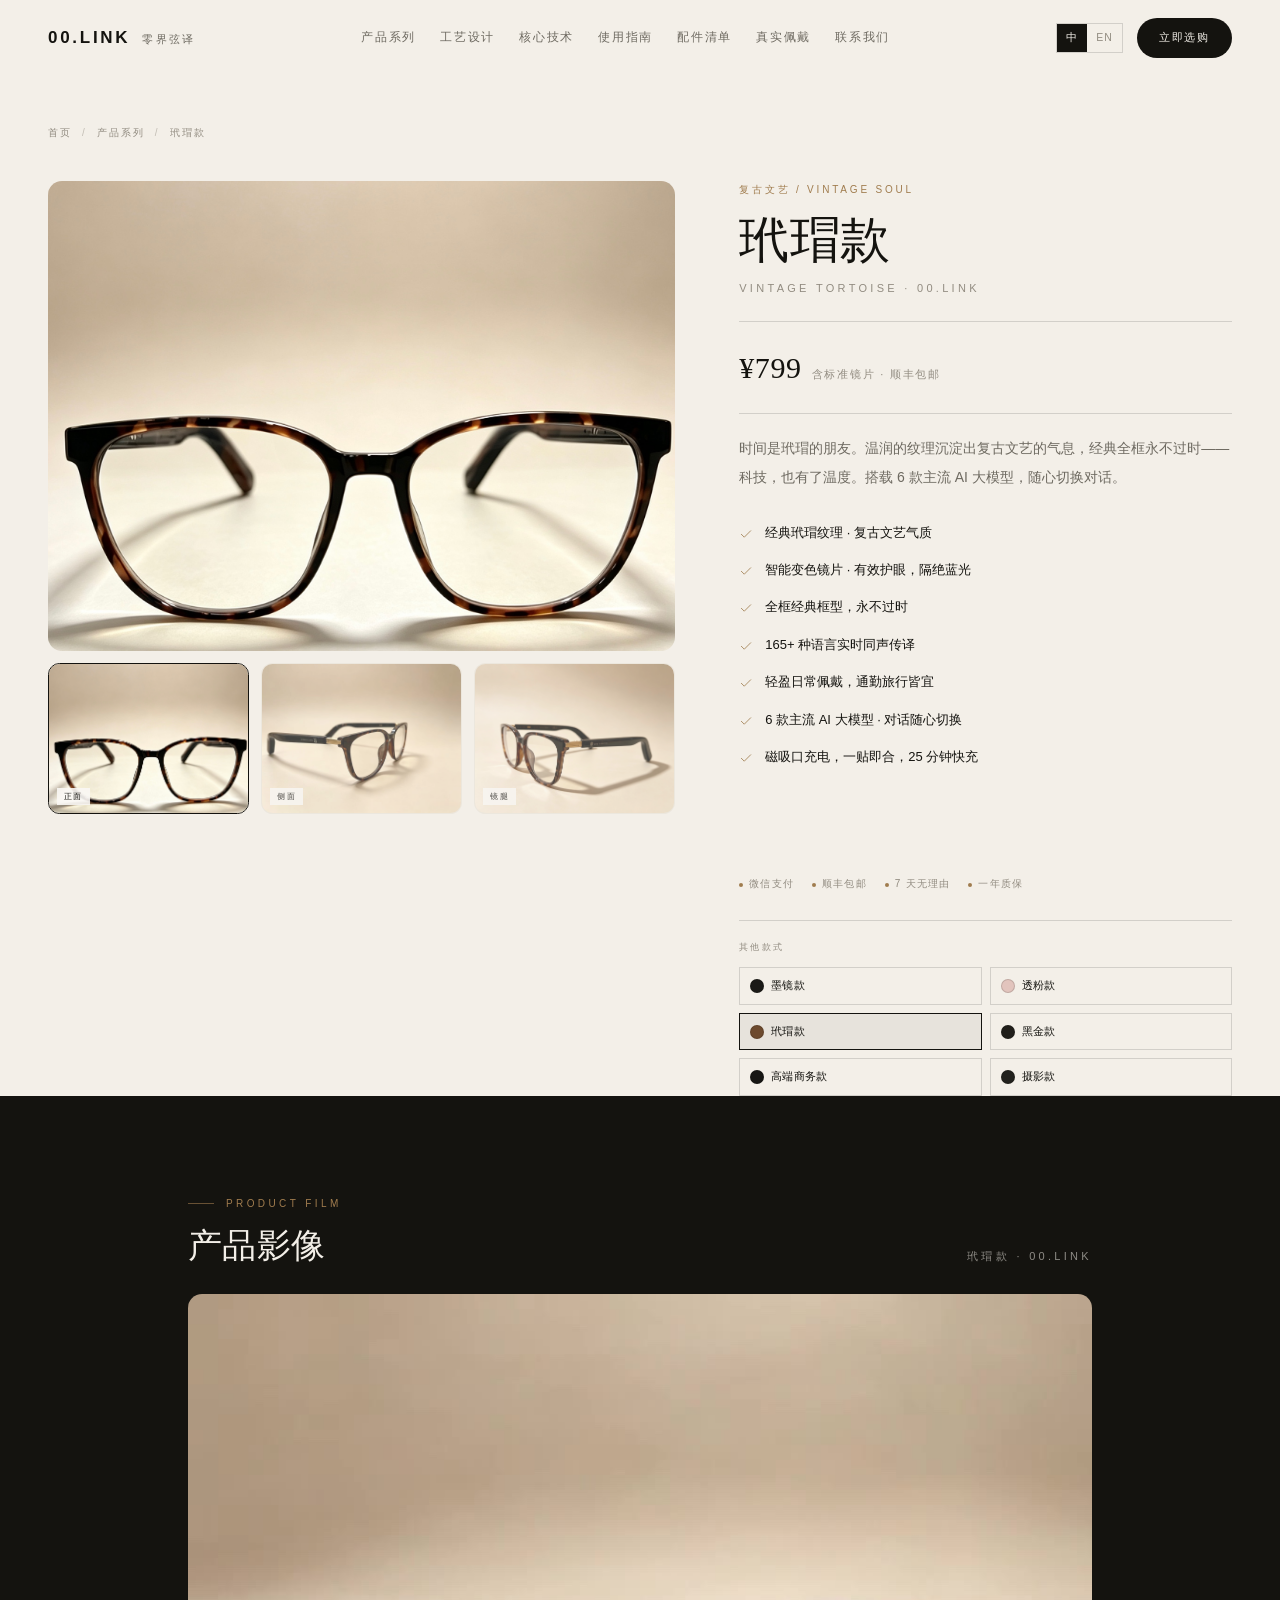
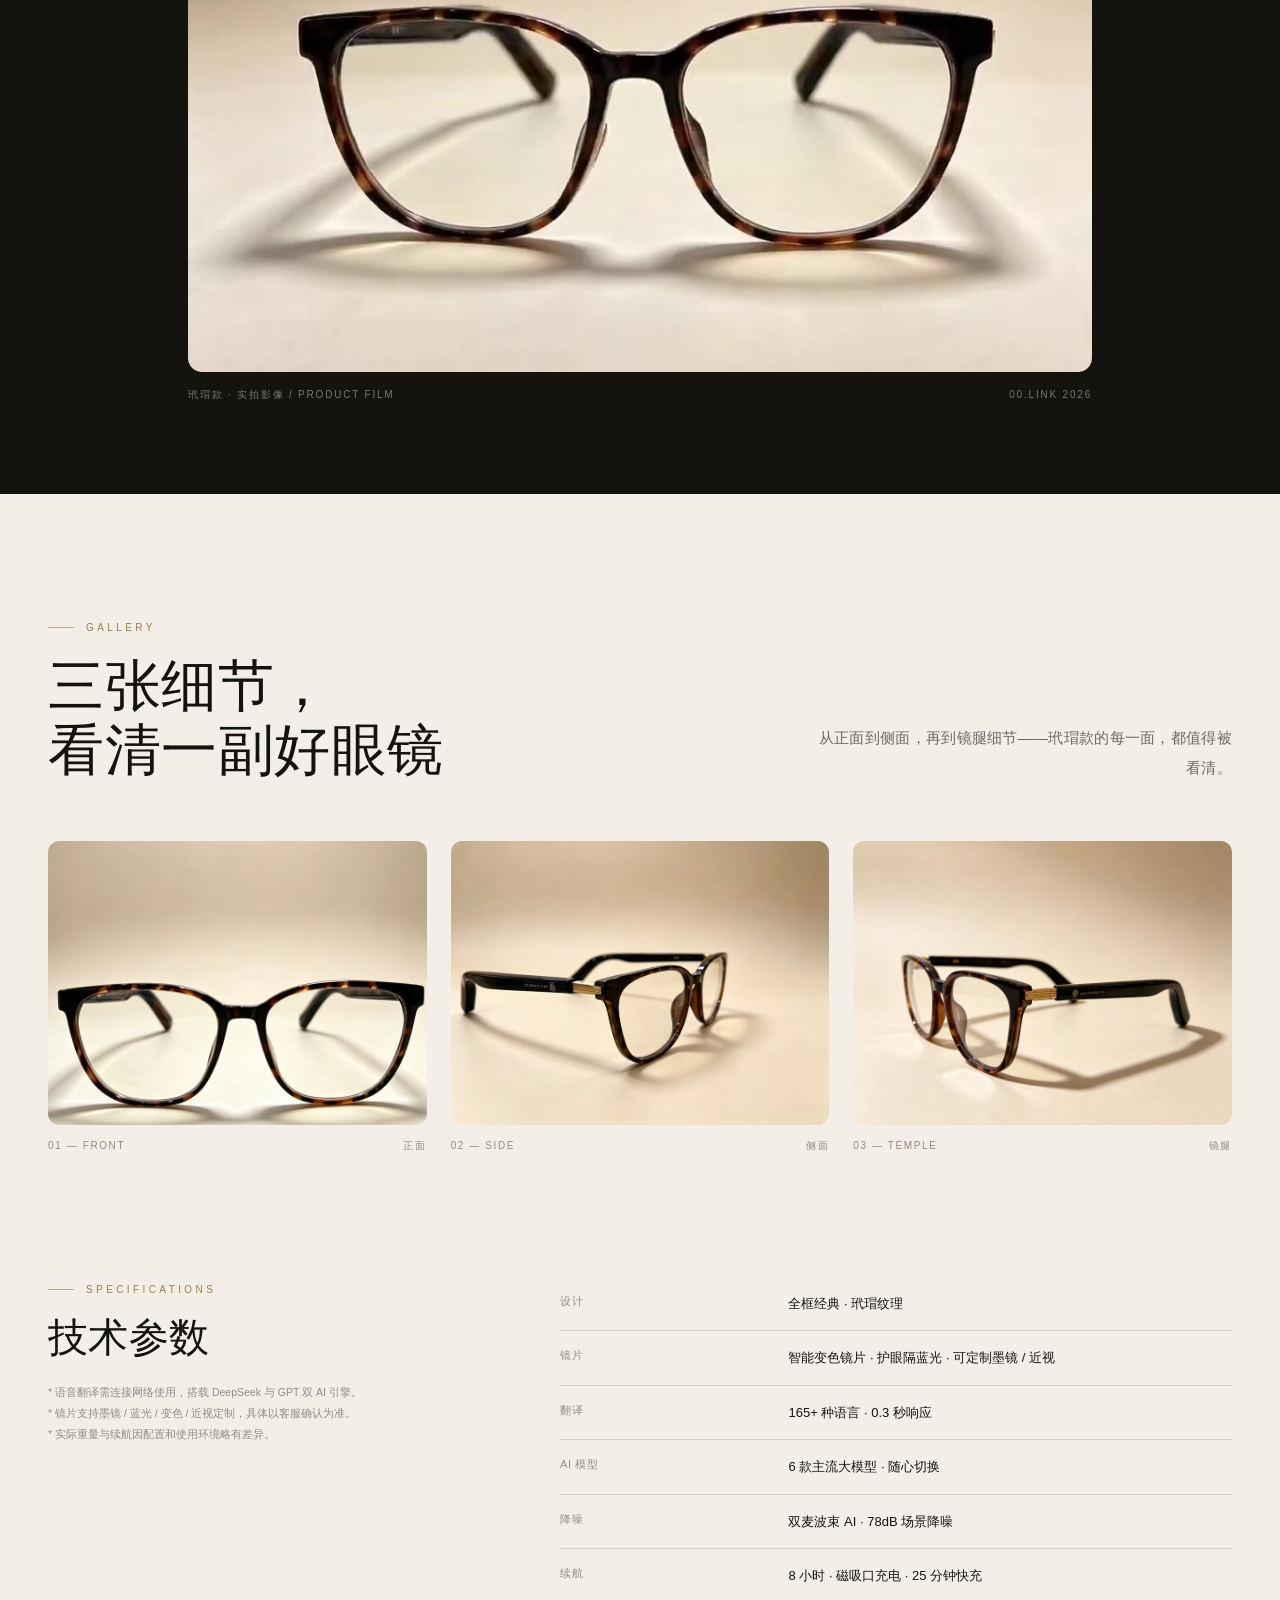
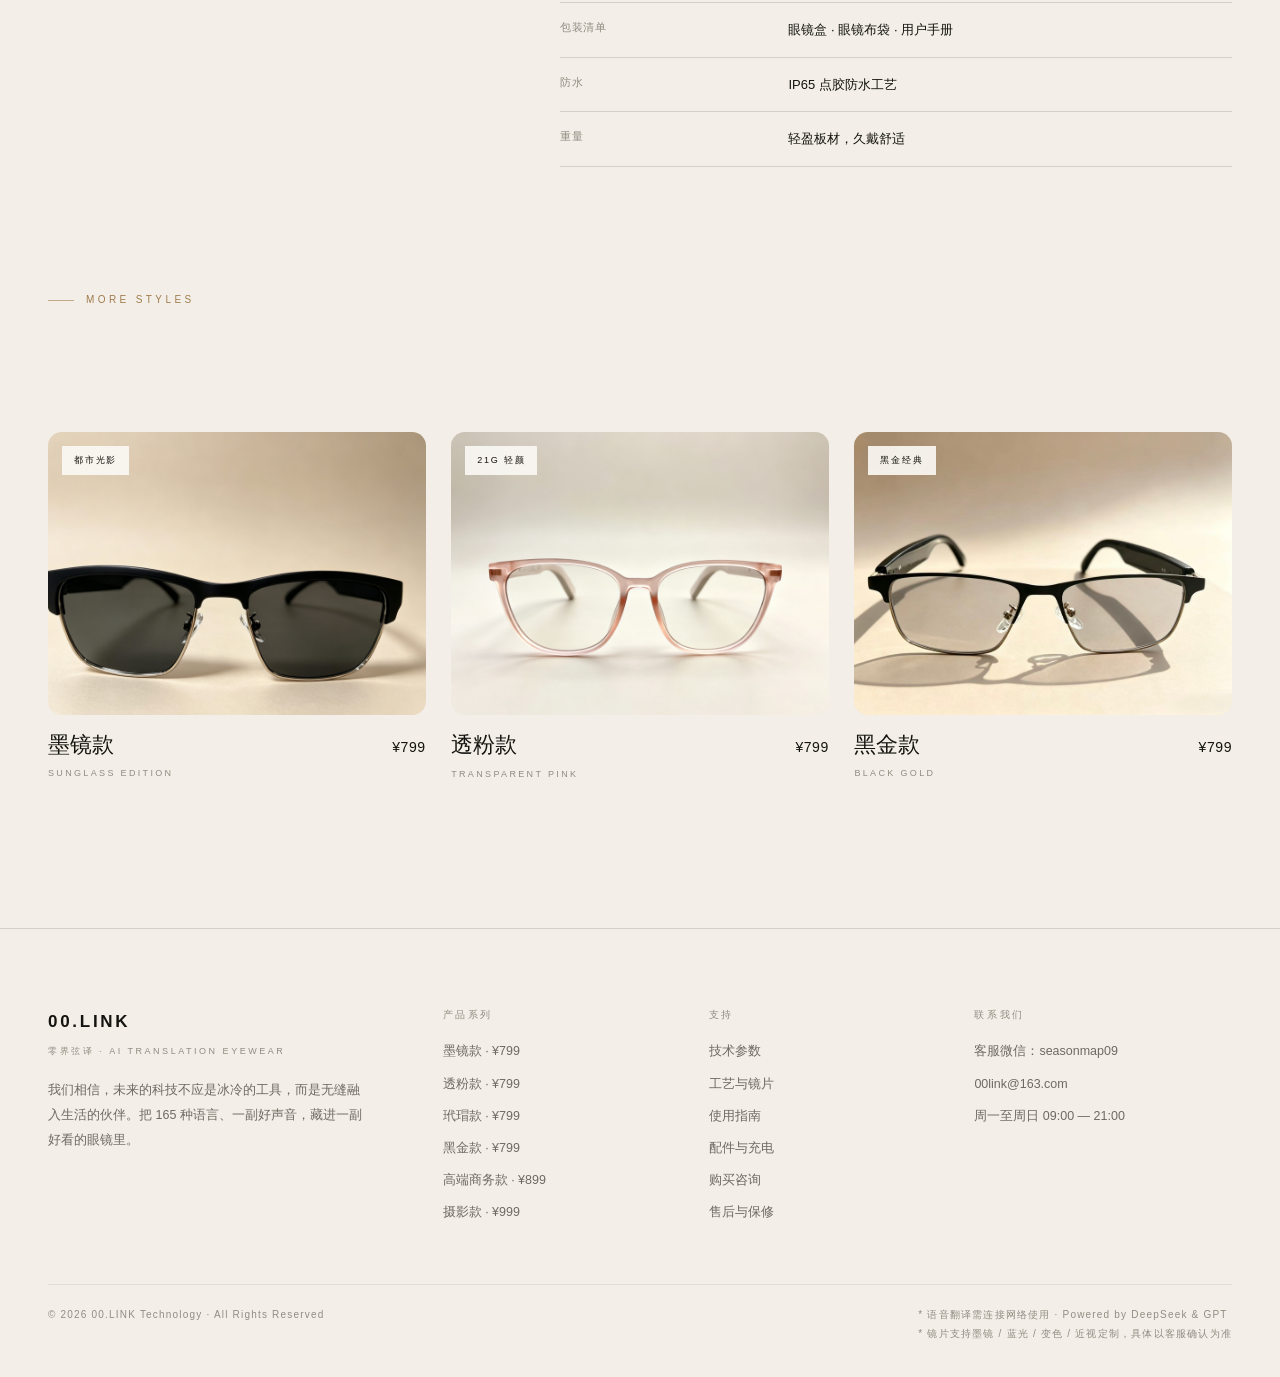
<file: product-tortoise.html>
<!DOCTYPE html>
<html lang="zh-CN">
<head>
<meta charset="UTF-8">
<meta name="viewport" content="width=device-width, initial-scale=1.0">
<title>玳瑁款 VINTAGE TORTOISE · ¥799 | 00.LINK 零界弦译 AI 翻译眼镜</title>
<meta name="description" content="玳瑁款（VINTAGE TORTOISE）¥799。经典玳瑁纹理，复古而永不过时。165+ 种语言实时同传、双麦波束 AI 降噪、8 小时续航。">
<meta name="theme-color" content="#F3EFE8">
<meta property="og:type" content="website">
<meta property="og:locale" content="zh_CN">
<meta property="og:locale:alternate" content="en_US">
<meta property="og:title" content="玳瑁款 VINTAGE TORTOISE · ¥799 | 00.LINK 零界弦译 AI 翻译眼镜">
<meta property="og:description" content="玳瑁款（VINTAGE TORTOISE）¥799。经典玳瑁纹理，复古而永不过时。165+ 种语言实时同传、双麦波束 AI 降噪、8 小时续航。">
<meta property="og:image" content="assets/img/tortoise-1.jpg">
<link rel="alternate" hreflang="zh-CN" href="product-tortoise.html">
<link rel="alternate" hreflang="en" href="en/product-tortoise.html">
<link rel="icon" href="data:image/svg+xml,%3Csvg xmlns='http://www.w3.org/2000/svg' viewBox='0 0 64 64'%3E%3Crect width='64' height='64' fill='%2314130F'/%3E%3Ctext x='32' y='42' font-family='Helvetica,Arial' font-size='24' font-weight='700' fill='%23F3EFE8' text-anchor='middle'%3E00%3C/text%3E%3C/svg%3E">
<link rel="stylesheet" href="css/style.css">
<script>window.LINK_I18N={copied:"已复制",menu:"菜单"};</script>
</head>
<body>

<header class="nav">
  <div class="nav-inner">
    <a class="logo" href="index.html"><b>00.LINK</b><span>零界弦译</span></a>
    <nav class="nav-links">
      <a href="index.html#series">产品系列</a>
      <a href="index.html#craft">工艺设计</a>
      <a href="index.html#tech">核心技术</a>
      <a href="index.html#guide">使用指南</a>
      <a href="index.html#accessories">配件清单</a>
      <a href="index.html#wild">真实佩戴</a>
      <a href="index.html#contact">联系我们</a>
    </nav>
    <div class="nav-right">
      <div class="lang-switch"><a href="product-tortoise.html" hreflang="zh-CN" class="lang-zh on" aria-label="中文">中</a><a href="en/product-tortoise.html" hreflang="en" class="lang-en" aria-label="English">EN</a></div>
      <a class="nav-buy" href="index.html#series">立即选购</a>
      <button class="menu-btn" aria-label="菜单"><i></i><i></i><i></i></button>
    </div>
  </div>
</header>
<div class="mobile-menu">
  <a href="index.html#series">产品系列</a>
  <a href="index.html#craft">工艺设计</a>
  <a href="index.html#tech">核心技术</a>
  <a href="index.html#guide">使用指南</a>
  <a href="index.html#accessories">配件清单</a>
  <a href="index.html#wild">真实佩戴</a>
  <a href="index.html#contact">联系我们</a>
  <a class="btn btn-dark" href="index.html#series">立即选购</a>
  <div class="lang-switch"><a href="product-tortoise.html" hreflang="zh-CN" class="lang-zh on" aria-label="中文">中</a><a href="en/product-tortoise.html" hreflang="en" class="lang-en" aria-label="English">EN</a></div>
</div>

<main>
  <section class="p-hero">
    <div class="wrap">
      <div class="crumb"><a href="index.html">首页</a><i>/</i><a href="index.html#series">产品系列</a><i>/</i><span>玳瑁款</span></div>
      <div class="p-grid">
        <div class="p-gallery">
          <div class="gallery-main reveal"><img src="assets/img/tortoise-1.jpg" alt="玳瑁款 · 00.LINK AI 翻译眼镜"></div>
          <div class="gallery-thumbs reveal"><button class="thumb active" data-src="assets/img/tortoise-1.jpg" aria-label="正面 / FRONT"><img src="assets/img/tortoise-1.jpg" alt="玳瑁款 正面 / FRONT" loading="lazy"><span class="lab">正面</span></button><button class="thumb" data-src="assets/img/tortoise-2.jpg" aria-label="侧面 / SIDE"><img src="assets/img/tortoise-2.jpg" alt="玳瑁款 侧面 / SIDE" loading="lazy"><span class="lab">侧面</span></button><button class="thumb" data-src="assets/img/tortoise-3.jpg" aria-label="镜腿 / TEMPLE"><img src="assets/img/tortoise-3.jpg" alt="玳瑁款 镜腿 / TEMPLE" loading="lazy"><span class="lab">镜腿</span></button></div>
        </div>
        <div class="p-info">
          <div class="tag reveal">复古文艺 / VINTAGE SOUL</div>
          <h1 class="reveal">玳瑁款</h1>
          <div class="en-line reveal">VINTAGE TORTOISE · 00.LINK</div>
          <div class="p-price reveal"><b>¥799</b><span>含标准镜片 · 顺丰包邮</span></div>
          <p class="p-desc reveal">时间是玳瑁的朋友。温润的纹理沉淀出复古文艺的气息，经典全框永不过时——科技，也有了温度。搭载 6 款主流 AI 大模型，随心切换对话。</p>
          <ul class="p-feats reveal"><li><svg viewBox="0 0 24 24"><path d="M4 12.5l5 5L20 6.5" stroke-linecap="round" stroke-linejoin="round"/></svg><span>经典玳瑁纹理 · 复古文艺气质</span></li><li><svg viewBox="0 0 24 24"><path d="M4 12.5l5 5L20 6.5" stroke-linecap="round" stroke-linejoin="round"/></svg><span>智能变色镜片 · 有效护眼，隔绝蓝光</span></li><li><svg viewBox="0 0 24 24"><path d="M4 12.5l5 5L20 6.5" stroke-linecap="round" stroke-linejoin="round"/></svg><span>全框经典框型，永不过时</span></li><li><svg viewBox="0 0 24 24"><path d="M4 12.5l5 5L20 6.5" stroke-linecap="round" stroke-linejoin="round"/></svg><span>165+ 种语言实时同声传译</span></li><li><svg viewBox="0 0 24 24"><path d="M4 12.5l5 5L20 6.5" stroke-linecap="round" stroke-linejoin="round"/></svg><span>轻盈日常佩戴，通勤旅行皆宜</span></li><li><svg viewBox="0 0 24 24"><path d="M4 12.5l5 5L20 6.5" stroke-linecap="round" stroke-linejoin="round"/></svg><span>6 款主流 AI 大模型 · 对话随心切换</span></li><li><svg viewBox="0 0 24 24"><path d="M4 12.5l5 5L20 6.5" stroke-linecap="round" stroke-linejoin="round"/></svg><span>磁吸口充电，一贴即合，25 分钟快充</span></li></ul>
          <div class="p-actions reveal">
            <button class="btn btn-dark" onclick="openBuy('玳瑁款', 799, 'assets/img/tortoise-1.jpg')">立即购买 <svg viewBox="0 0 24 24" fill="none" stroke="currentColor" stroke-width="1.4"><path d="M5 12h14M13 6l6 6-6 6"/></svg></button>
            <button class="btn btn-outline" onclick="copyText('seasonmap09')">预约试戴</button>
          </div>
          <div class="p-notes reveal">
            <span>微信支付</span><span>顺丰包邮</span><span>7 天无理由</span><span>一年质保</span>
          </div>
          <div class="swatches reveal">
            <h4>其他款式</h4>
            <div class="swatch-row"><a class="swatch" href="product-sunglass.html"><i style="background:#1b1a17"></i>墨镜款</a><a class="swatch" href="product-pink.html"><i style="background:#e2c4bd"></i>透粉款</a><a class="swatch active" href="product-tortoise.html"><i style="background:#6d4a2e"></i>玳瑁款</a><a class="swatch" href="product-blackgold.html"><i style="background:#211f1b"></i>黑金款</a><a class="swatch" href="product-business.html"><i style="background:#171614"></i>高端商务款</a><a class="swatch" href="product-camera.html"><i style="background:#22211d"></i>摄影款</a></div>
          </div>
        </div>
      </div>
    </div>
  </section>

  <section class="p-film">
    <div class="wrap">
      <div class="p-film-head">
        <div>
          <span class="eyebrow reveal">PRODUCT FILM</span>
          <h2 class="h2 reveal" style="margin-top:14px">产品影像</h2>
        </div>
        <div class="en-line">玳瑁款 · 00.LINK</div>
      </div>
      <div class="reveal"><div class="p-film-media"><video autoplay muted loop playsinline poster="assets/img/poster-tortoise.jpg" src="assets/video/tortoise.mp4"></video></div><div class="p-film-cap"><span>玳瑁款 · 实拍影像 / PRODUCT FILM</span><span>00.LINK 2026</span></div></div>
    </div>
  </section>

  <section class="section">
    <div class="wrap">
      <div class="sec-head">
        <div>
          <span class="eyebrow reveal">Gallery</span>
          <h2 class="h2 reveal">三张细节，<br>看清一副好眼镜</h2>
        </div>
        <p class="lead reveal">从正面到侧面，再到镜腿细节——玳瑁款的每一面，都值得被看清。</p>
      </div>
      <div class="detail-gallery"><figure class="g1 reveal"><div class="ph"><img src="assets/img/tortoise-1.jpg" alt="玳瑁款 正面 / FRONT" loading="lazy"></div><figcaption><span>01 — FRONT</span><span>正面</span></figcaption></figure><figure class="g2 reveal"><div class="ph"><img src="assets/img/tortoise-2.jpg" alt="玳瑁款 侧面 / SIDE" loading="lazy"></div><figcaption><span>02 — SIDE</span><span>侧面</span></figcaption></figure><figure class="g3 reveal"><div class="ph"><img src="assets/img/tortoise-3.jpg" alt="玳瑁款 镜腿 / TEMPLE" loading="lazy"></div><figcaption><span>03 — TEMPLE</span><span>镜腿</span></figcaption></figure></div>
    </div>
  </section>

  <section class="section" style="padding-top:0">
    <div class="wrap">
      <div class="spec-wrap">
        <div>
          <span class="eyebrow reveal">Specifications</span>
          <h2 class="h2 reveal" style="margin-top:16px;font-size:clamp(26px,3.4vw,40px)">技术参数</h2>
          <p class="spec-note reveal">* 语音翻译需连接网络使用，搭载 DeepSeek 与 GPT 双 AI 引擎。<br>* 镜片支持墨镜 / 蓝光 / 变色 / 近视定制，具体以客服确认为准。<br>* 实际重量与续航因配置和使用环境略有差异。</p>
        </div>
        <table class="spec-table reveal"><tr><td>设计</td><td>全框经典 · 玳瑁纹理</td></tr><tr><td>镜片</td><td>智能变色镜片 · 护眼隔蓝光 · 可定制墨镜 / 近视</td></tr><tr><td>翻译</td><td>165+ 种语言 · 0.3 秒响应</td></tr><tr><td>AI 模型</td><td>6 款主流大模型 · 随心切换</td></tr><tr><td>降噪</td><td>双麦波束 AI · 78dB 场景降噪</td></tr><tr><td>续航</td><td>8 小时 · 磁吸口充电 · 25 分钟快充</td></tr><tr><td>包装清单</td><td>眼镜盒 · 眼镜布袋 · 用户手册</td></tr><tr><td>防水</td><td>IP65 点胶防水工艺</td></tr><tr><td>重量</td><td>轻盈板材，久戴舒适</td></tr></table>
      </div>
    </div>
  </section>

  <section class="section" style="padding-top:0">
    <div class="wrap">
      <div class="sec-head">
        <div>
          <span class="eyebrow reveal">More styles</span>
          <h2 class="h2 reveal" style="font-size:clamp(26px,3.4vw,40px)">你可能也喜欢</h2>
        </div>
        <p class="lead reveal"><a class="link-u" href="index.html#series">查看全部六款 <svg viewBox="0 0 24 24" fill="none" stroke="currentColor" stroke-width="1.4"><path d="M5 12h14M13 6l6 6-6 6"/></svg></a></p>
      </div>
      <div class="related">
    <a class="card reveal" href="product-sunglass.html" data-video>
      <div class="card-media">
        <video muted loop playsinline preload="none" poster="assets/img/poster-sunglass.jpg" src="assets/video/sunglass.mp4"></video>
        <img src="assets/img/sunglass-1.jpg" alt="墨镜款 · 00.LINK AI 翻译眼镜" loading="lazy">
        <span class="card-badge">都市光影</span>
      </div>
      <div class="card-meta">
        <div>
          <div class="card-name">墨镜款</div>
          <span class="card-en">SUNGLASS EDITION</span>
          <span class="card-arrow">查看详情 <svg viewBox="0 0 24 24" fill="none" stroke="currentColor" stroke-width="1.4"><path d="M5 12h14M13 6l6 6-6 6"/></svg></span>
        </div>
        <div class="card-price">¥799</div>
      </div>
    </a>
    <a class="card reveal" href="product-pink.html" data-video>
      <div class="card-media">
        <video muted loop playsinline preload="none" poster="assets/img/poster-pink.jpg" src="assets/video/pink.mp4"></video>
        <img src="assets/img/pink-1.jpg" alt="透粉款 · 00.LINK AI 翻译眼镜" loading="lazy">
        <span class="card-badge">21g 轻颜</span>
      </div>
      <div class="card-meta">
        <div>
          <div class="card-name">透粉款</div>
          <span class="card-en">TRANSPARENT PINK</span>
          <span class="card-arrow">查看详情 <svg viewBox="0 0 24 24" fill="none" stroke="currentColor" stroke-width="1.4"><path d="M5 12h14M13 6l6 6-6 6"/></svg></span>
        </div>
        <div class="card-price">¥799</div>
      </div>
    </a>
    <a class="card reveal" href="product-blackgold.html" data-video>
      <div class="card-media">
        <video muted loop playsinline preload="none" poster="assets/img/poster-blackgold.jpg" src="assets/video/blackgold.mp4"></video>
        <img src="assets/img/blackgold-1.jpg" alt="黑金款 · 00.LINK AI 翻译眼镜" loading="lazy">
        <span class="card-badge">黑金经典</span>
      </div>
      <div class="card-meta">
        <div>
          <div class="card-name">黑金款</div>
          <span class="card-en">BLACK GOLD</span>
          <span class="card-arrow">查看详情 <svg viewBox="0 0 24 24" fill="none" stroke="currentColor" stroke-width="1.4"><path d="M5 12h14M13 6l6 6-6 6"/></svg></span>
        </div>
        <div class="card-price">¥799</div>
      </div>
    </a></div>
    </div>
  </section>
</main>

<footer class="footer">
  <div class="wrap">
    <div class="foot-grid">
      <div class="foot-brand">
        <b>00.LINK</b><span>零界弦译 · AI TRANSLATION EYEWEAR</span>
        <p>我们相信，未来的科技不应是冰冷的工具，而是无缝融入生活的伙伴。把 165 种语言、一副好声音，藏进一副好看的眼镜里。</p>
      </div>
      <div class="foot-col">
        <h4>产品系列</h4>
        <a href="product-sunglass.html">墨镜款 · ¥799</a><a href="product-pink.html">透粉款 · ¥799</a><a href="product-tortoise.html">玳瑁款 · ¥799</a><a href="product-blackgold.html">黑金款 · ¥799</a><a href="product-business.html">高端商务款 · ¥899</a><a href="product-camera.html">摄影款 · ¥999</a>
      </div>
      <div class="foot-col">
        <h4>支持</h4>
        <a href="index.html#tech">技术参数</a>
        <a href="index.html#craft">工艺与镜片</a>
        <a href="index.html#guide">使用指南</a>
        <a href="index.html#accessories">配件与充电</a>
        <a href="index.html#contact">购买咨询</a>
        <a href="index.html#contact">售后与保修</a>
      </div>
      <div class="foot-col">
        <h4>联系我们</h4>
        <p>客服微信：seasonmap09</p>
        <a href="mailto:00link@163.com">00link@163.com</a>
        <p>周一至周日 09:00 — 21:00</p>
      </div>
    </div>
    <div class="foot-bottom">
      <span>© <span data-year>2026</span> 00.LINK Technology · All Rights Reserved</span>
      <span>* 语音翻译需连接网络使用 · Powered by DeepSeek &amp; GPT<br>* 镜片支持墨镜 / 蓝光 / 变色 / 近视定制，具体以客服确认为准</span>
    </div>
  </div>
</footer>

<div class="modal" id="buyModal">
  <div class="modal-card">
    <button class="modal-close" onclick="closeBuy()" aria-label="关闭">×</button>
    <h3>购买咨询</h3>
    <div class="en-line">CONCIERGE · 1 ON 1</div>
    <div class="modal-prod">
      <img data-buy-img src="assets/img/pink-1.jpg" alt="">
      <div><b data-buy-name>透粉款</b><span data-buy-price>¥799</span></div>
    </div>
    <div class="modal-contact">
      <div class="row"><span>01 &nbsp; 添加客服微信</span><button onclick="copyText('seasonmap09')">复制微信号</button></div>
      <div class="row"><span>02 &nbsp; 确认款式与镜片</span><span style="color:var(--muted-2)">seasonmap09</span></div>
      <div class="row"><span>03 &nbsp; 微信支付下单</span><span style="color:var(--muted-2)">支持微信支付</span></div>
      <div class="row"><span>04 &nbsp; 顺丰包邮发货</span><span style="color:var(--muted-2)">48 小时内</span></div>
    </div>
    <div style="display:flex;gap:10px;margin-top:18px;">
      <button class="btn btn-dark" style="flex:1;height:48px" onclick="copyText('seasonmap09')">复制客服微信</button>
      <a class="btn btn-outline" style="flex:1;height:48px" href="mailto:00link@163.com">邮件咨询</a>
    </div>
    <p class="note">支持微信支付 · 顺丰包邮 · 7 天无理由退换 · 一年质保</p>
  </div>
</div>
<div class="toast" id="toast"></div>
<script src="js/site.js"></script>
</body>
</html>
</file>
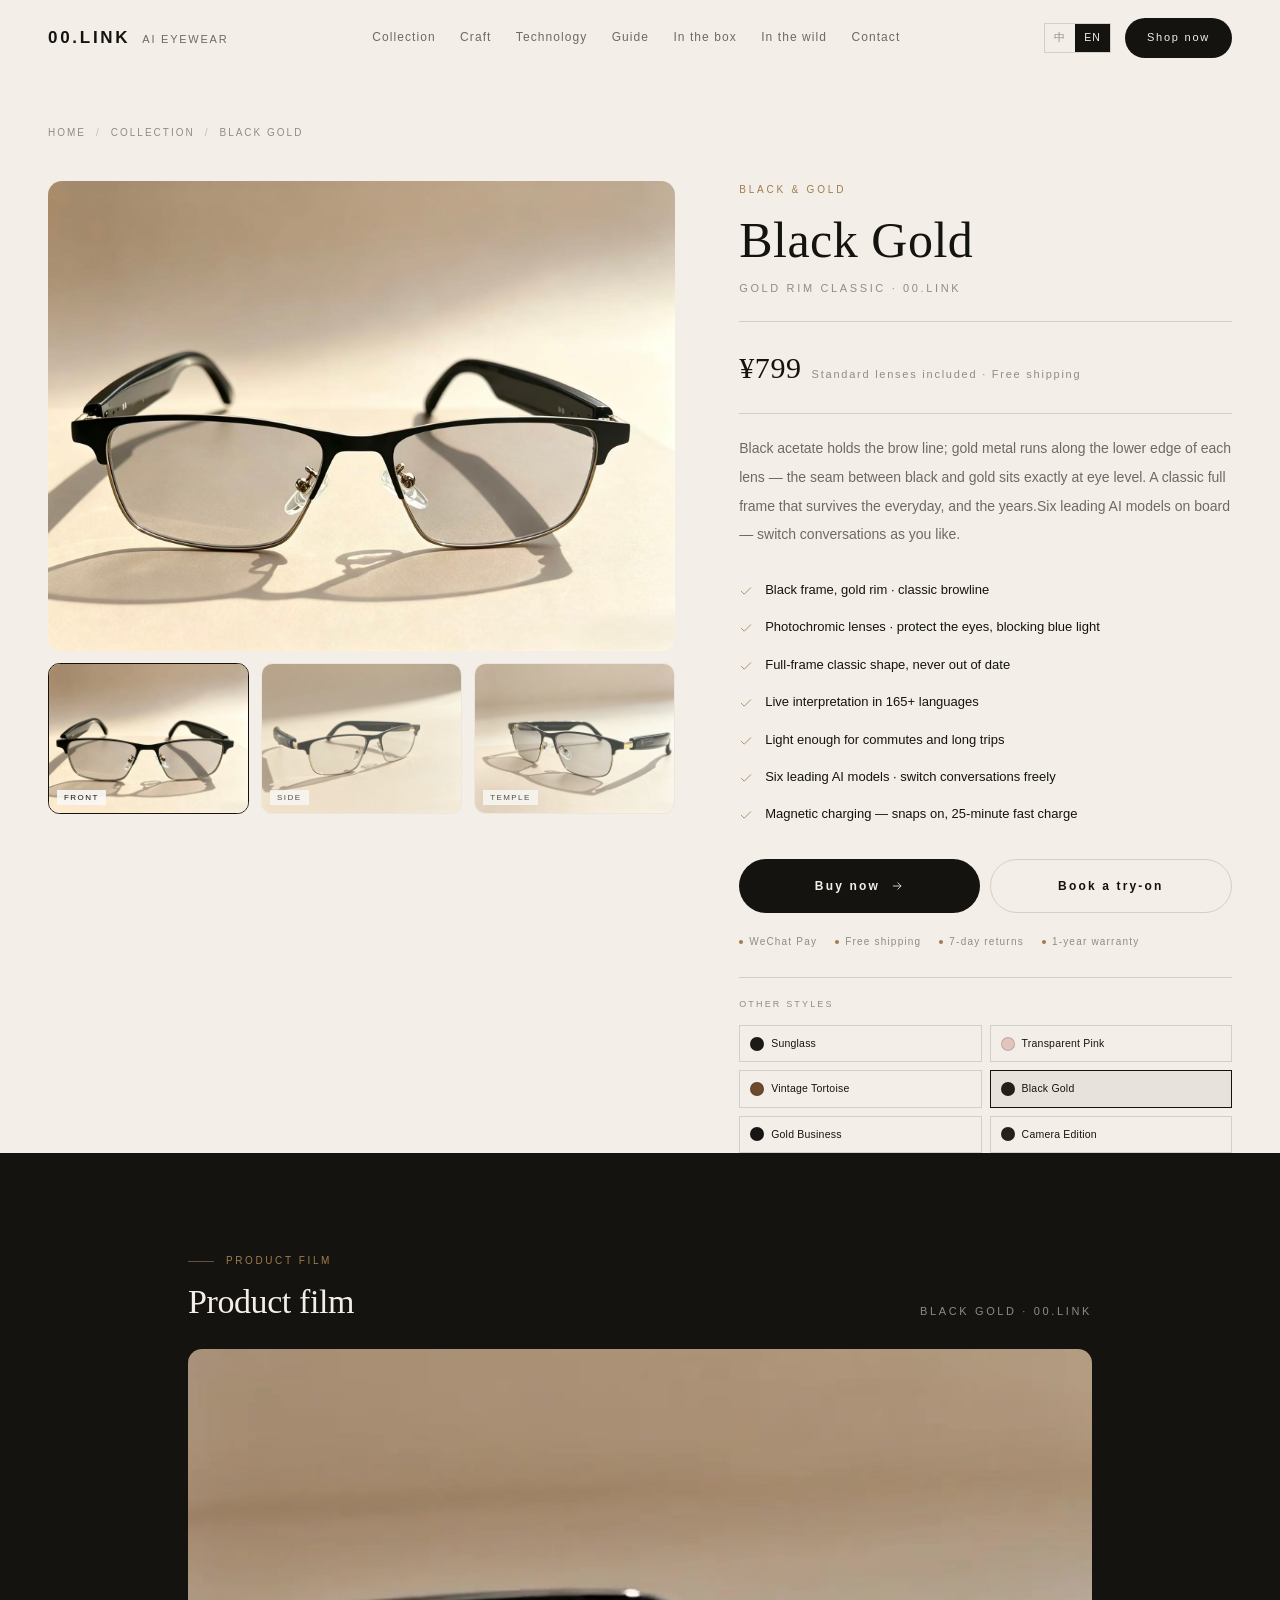
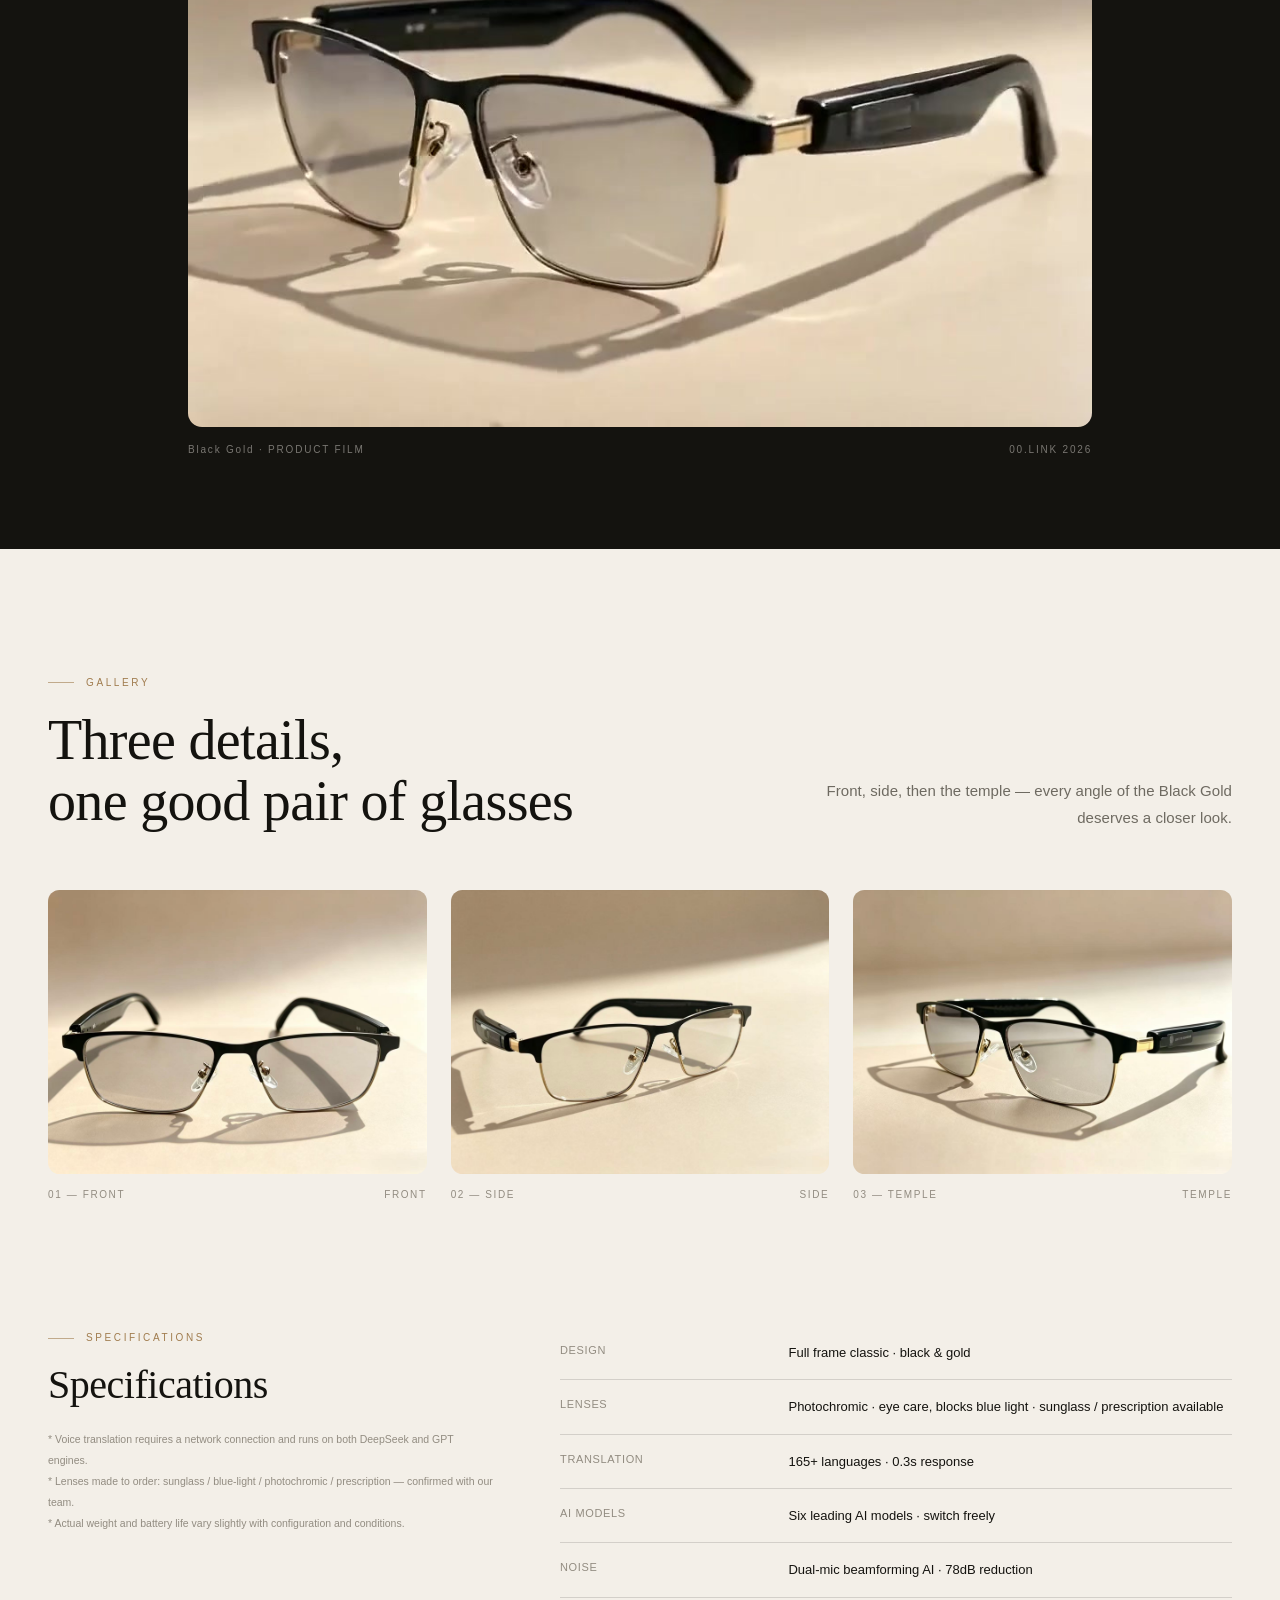
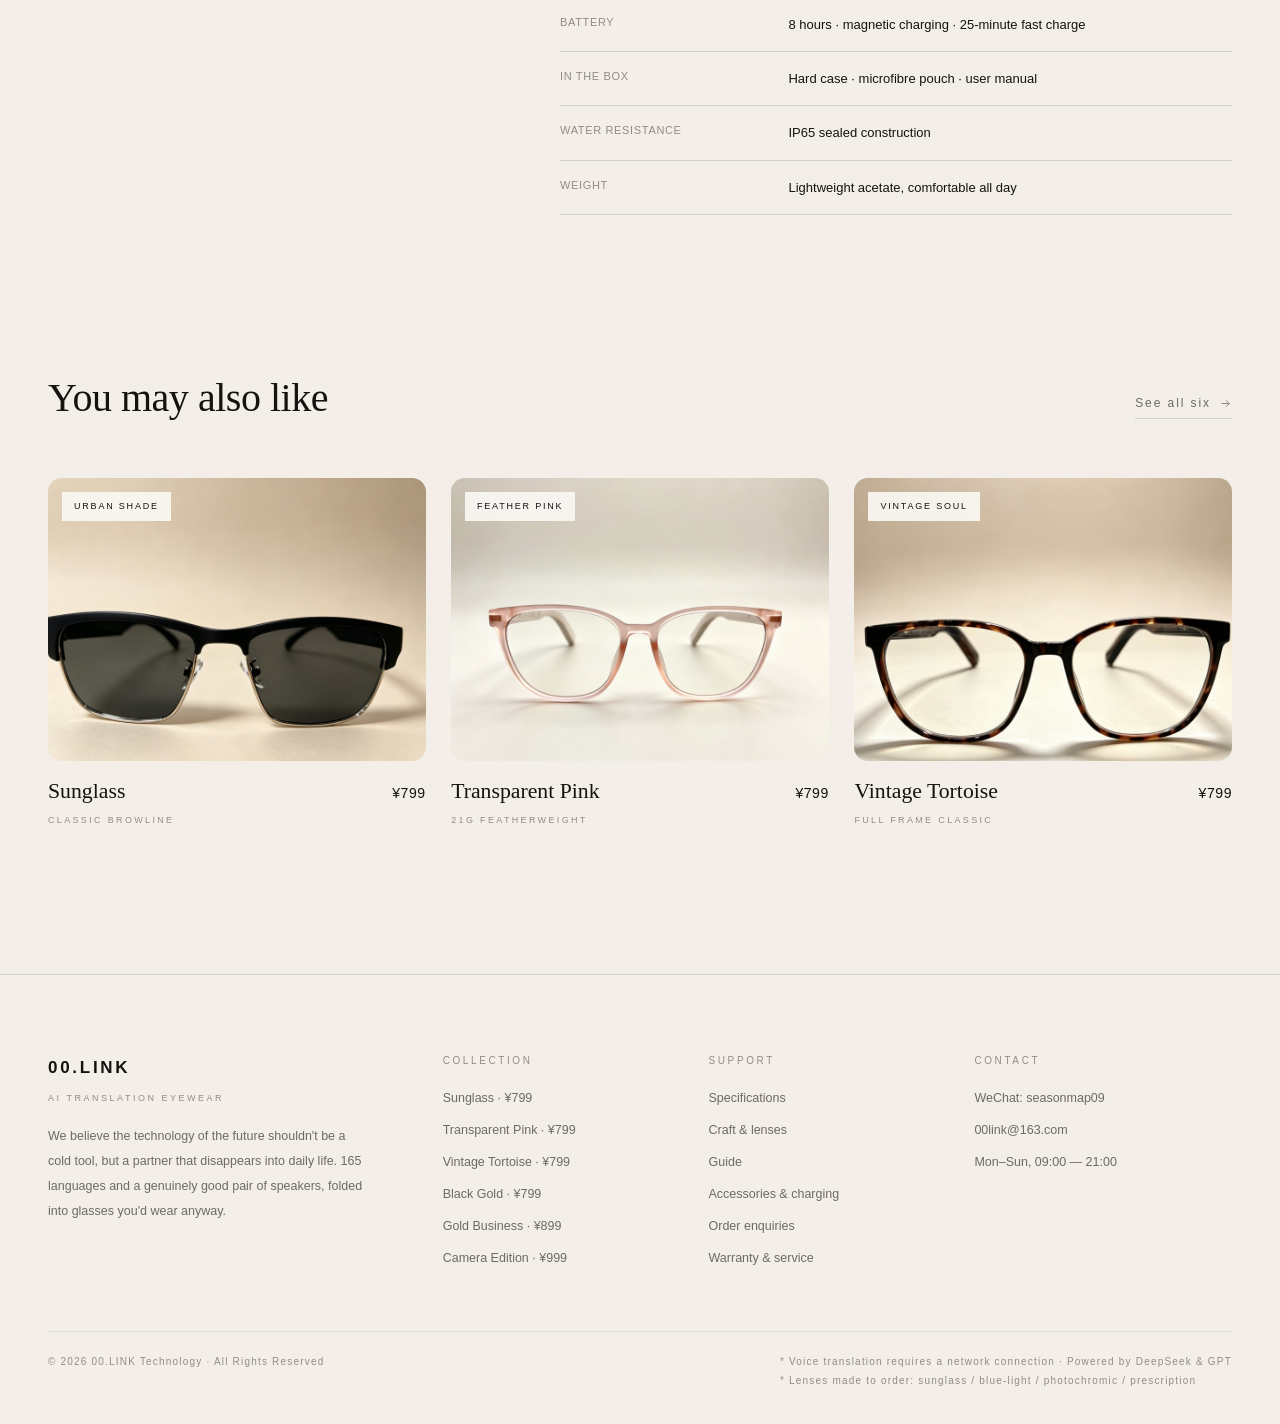
<file: en/product-blackgold.html>
<!DOCTYPE html>
<html lang="en">
<head>
<meta charset="UTF-8">
<meta name="viewport" content="width=device-width, initial-scale=1.0">
<title>Black Gold · ¥799 | 00.LINK AI Translation Eyewear</title>
<meta name="description" content="Black Gold · ¥799. Black frame, gold rim — composure with a glint. Live interpretation in 165+ languages, dual-mic beamforming AI noise cancellation, 8-hour battery.">
<meta name="theme-color" content="#F3EFE8">
<meta property="og:type" content="website">
<meta property="og:locale" content="en_US">
<meta property="og:locale:alternate" content="zh_CN">
<meta property="og:title" content="Black Gold · ¥799 | 00.LINK AI Translation Eyewear">
<meta property="og:description" content="Black Gold · ¥799. Black frame, gold rim — composure with a glint. Live interpretation in 165+ languages, dual-mic beamforming AI noise cancellation, 8-hour battery.">
<meta property="og:image" content="../assets/img/blackgold-1.jpg">
<link rel="alternate" hreflang="zh-CN" href="../product-blackgold.html">
<link rel="alternate" hreflang="en" href="product-blackgold.html">
<link rel="icon" href="data:image/svg+xml,%3Csvg xmlns='http://www.w3.org/2000/svg' viewBox='0 0 64 64'%3E%3Crect width='64' height='64' fill='%2314130F'/%3E%3Ctext x='32' y='42' font-family='Helvetica,Arial' font-size='24' font-weight='700' fill='%23F3EFE8' text-anchor='middle'%3E00%3C/text%3E%3C/svg%3E">
<link rel="stylesheet" href="../css/style.css">
<script>window.LINK_I18N={copied:"Copied",menu:"Menu"};</script>
</head>
<body>

<header class="nav">
  <div class="nav-inner">
    <a class="logo" href="index.html"><b>00.LINK</b><span>AI EYEWEAR</span></a>
    <nav class="nav-links">
      <a href="index.html#series">Collection</a>
      <a href="index.html#craft">Craft</a>
      <a href="index.html#tech">Technology</a>
      <a href="index.html#guide">Guide</a>
      <a href="index.html#accessories">In the box</a>
      <a href="index.html#wild">In the wild</a>
      <a href="index.html#contact">Contact</a>
    </nav>
    <div class="nav-right">
      <div class="lang-switch"><a href="../product-blackgold.html" hreflang="zh-CN" class="lang-zh" aria-label="中文">中</a><a href="product-blackgold.html" hreflang="en" class="lang-en on" aria-label="English">EN</a></div>
      <a class="nav-buy" href="index.html#series">Shop now</a>
      <button class="menu-btn" aria-label="Menu"><i></i><i></i><i></i></button>
    </div>
  </div>
</header>
<div class="mobile-menu">
  <a href="index.html#series">Collection</a>
  <a href="index.html#craft">Craft</a>
  <a href="index.html#tech">Technology</a>
  <a href="index.html#guide">Guide</a>
  <a href="index.html#accessories">In the box</a>
  <a href="index.html#wild">In the wild</a>
  <a href="index.html#contact">Contact</a>
  <a class="btn btn-dark" href="index.html#series">Shop now</a>
  <div class="lang-switch"><a href="../product-blackgold.html" hreflang="zh-CN" class="lang-zh" aria-label="中文">中</a><a href="product-blackgold.html" hreflang="en" class="lang-en on" aria-label="English">EN</a></div>
</div>

<main>
  <section class="p-hero">
    <div class="wrap">
      <div class="crumb"><a href="index.html">Home</a><i>/</i><a href="index.html#series">Collection</a><i>/</i><span>Black Gold</span></div>
      <div class="p-grid">
        <div class="p-gallery">
          <div class="gallery-main reveal"><img src="../assets/img/blackgold-1.jpg" alt="Black Gold · 00.LINK AI translation eyewear"></div>
          <div class="gallery-thumbs reveal"><button class="thumb active" data-src="../assets/img/blackgold-1.jpg" aria-label="Front / FRONT"><img src="../assets/img/blackgold-1.jpg" alt="Black Gold Front / FRONT" loading="lazy"><span class="lab">Front</span></button><button class="thumb" data-src="../assets/img/blackgold-2.jpg" aria-label="Side / SIDE"><img src="../assets/img/blackgold-2.jpg" alt="Black Gold Side / SIDE" loading="lazy"><span class="lab">Side</span></button><button class="thumb" data-src="../assets/img/blackgold-3.jpg" aria-label="Temple / TEMPLE"><img src="../assets/img/blackgold-3.jpg" alt="Black Gold Temple / TEMPLE" loading="lazy"><span class="lab">Temple</span></button></div>
        </div>
        <div class="p-info">
          <div class="tag reveal">Black & Gold</div>
          <h1 class="reveal">Black Gold</h1>
          <div class="en-line reveal">GOLD RIM CLASSIC · 00.LINK</div>
          <div class="p-price reveal"><b>¥799</b><span>Standard lenses included · Free shipping</span></div>
          <p class="p-desc reveal">Black acetate holds the brow line; gold metal runs along the lower edge of each lens — the seam between black and gold sits exactly at eye level. A classic full frame that survives the everyday, and the years.Six leading AI models on board — switch conversations as you like.</p>
          <ul class="p-feats reveal"><li><svg viewBox="0 0 24 24"><path d="M4 12.5l5 5L20 6.5" stroke-linecap="round" stroke-linejoin="round"/></svg><span>Black frame, gold rim · classic browline</span></li><li><svg viewBox="0 0 24 24"><path d="M4 12.5l5 5L20 6.5" stroke-linecap="round" stroke-linejoin="round"/></svg><span>Photochromic lenses · protect the eyes, blocking blue light</span></li><li><svg viewBox="0 0 24 24"><path d="M4 12.5l5 5L20 6.5" stroke-linecap="round" stroke-linejoin="round"/></svg><span>Full-frame classic shape, never out of date</span></li><li><svg viewBox="0 0 24 24"><path d="M4 12.5l5 5L20 6.5" stroke-linecap="round" stroke-linejoin="round"/></svg><span>Live interpretation in 165+ languages</span></li><li><svg viewBox="0 0 24 24"><path d="M4 12.5l5 5L20 6.5" stroke-linecap="round" stroke-linejoin="round"/></svg><span>Light enough for commutes and long trips</span></li><li><svg viewBox="0 0 24 24"><path d="M4 12.5l5 5L20 6.5" stroke-linecap="round" stroke-linejoin="round"/></svg><span>Six leading AI models · switch conversations freely</span></li><li><svg viewBox="0 0 24 24"><path d="M4 12.5l5 5L20 6.5" stroke-linecap="round" stroke-linejoin="round"/></svg><span>Magnetic charging — snaps on, 25-minute fast charge</span></li></ul>
          <div class="p-actions reveal">
            <button class="btn btn-dark" onclick="openBuy('Black Gold', 799, '../assets/img/blackgold-1.jpg')">Buy now <svg viewBox="0 0 24 24" fill="none" stroke="currentColor" stroke-width="1.4"><path d="M5 12h14M13 6l6 6-6 6"/></svg></button>
            <button class="btn btn-outline" onclick="copyText('seasonmap09')">Book a try-on</button>
          </div>
          <div class="p-notes reveal">
            <span>WeChat Pay</span><span>Free shipping</span><span>7-day returns</span><span>1-year warranty</span>
          </div>
          <div class="swatches reveal">
            <h4>Other styles</h4>
            <div class="swatch-row"><a class="swatch" href="product-sunglass.html"><i style="background:#1b1a17"></i>Sunglass</a><a class="swatch" href="product-pink.html"><i style="background:#e2c4bd"></i>Transparent Pink</a><a class="swatch" href="product-tortoise.html"><i style="background:#6d4a2e"></i>Vintage Tortoise</a><a class="swatch active" href="product-blackgold.html"><i style="background:#211f1b"></i>Black Gold</a><a class="swatch" href="product-business.html"><i style="background:#171614"></i>Gold Business</a><a class="swatch" href="product-camera.html"><i style="background:#22211d"></i>Camera Edition</a></div>
          </div>
        </div>
      </div>
    </div>
  </section>

  <section class="p-film">
    <div class="wrap">
      <div class="p-film-head">
        <div>
          <span class="eyebrow reveal">PRODUCT FILM</span>
          <h2 class="h2 reveal" style="margin-top:14px">Product film</h2>
        </div>
        <div class="en-line">Black Gold · 00.LINK</div>
      </div>
      <div class="reveal"><div class="p-film-media"><video autoplay muted loop playsinline poster="../assets/img/poster-blackgold.jpg" src="../assets/video/blackgold.mp4"></video></div><div class="p-film-cap"><span>Black Gold · PRODUCT FILM</span><span>00.LINK 2026</span></div></div>
    </div>
  </section>

  <section class="section">
    <div class="wrap">
      <div class="sec-head">
        <div>
          <span class="eyebrow reveal">Gallery</span>
          <h2 class="h2 reveal">Three details,<br>one good pair of glasses</h2>
        </div>
        <p class="lead reveal">Front, side, then the temple — every angle of the Black Gold deserves a closer look.</p>
      </div>
      <div class="detail-gallery"><figure class="g1 reveal"><div class="ph"><img src="../assets/img/blackgold-1.jpg" alt="Black Gold Front / FRONT" loading="lazy"></div><figcaption><span>01 — FRONT</span><span>Front</span></figcaption></figure><figure class="g2 reveal"><div class="ph"><img src="../assets/img/blackgold-2.jpg" alt="Black Gold Side / SIDE" loading="lazy"></div><figcaption><span>02 — SIDE</span><span>Side</span></figcaption></figure><figure class="g3 reveal"><div class="ph"><img src="../assets/img/blackgold-3.jpg" alt="Black Gold Temple / TEMPLE" loading="lazy"></div><figcaption><span>03 — TEMPLE</span><span>Temple</span></figcaption></figure></div>
    </div>
  </section>

  <section class="section" style="padding-top:0">
    <div class="wrap">
      <div class="spec-wrap">
        <div>
          <span class="eyebrow reveal">Specifications</span>
          <h2 class="h2 reveal" style="margin-top:16px;font-size:clamp(26px,3.4vw,40px)">Specifications</h2>
          <p class="spec-note reveal">* Voice translation requires a network connection and runs on both DeepSeek and GPT engines.<br>* Lenses made to order: sunglass / blue-light / photochromic / prescription — confirmed with our team.<br>* Actual weight and battery life vary slightly with configuration and conditions.</p>
        </div>
        <table class="spec-table reveal"><tr><td>Design</td><td>Full frame classic · black & gold</td></tr><tr><td>Lenses</td><td>Photochromic · eye care, blocks blue light · sunglass / prescription available</td></tr><tr><td>Translation</td><td>165+ languages · 0.3s response</td></tr><tr><td>AI models</td><td>Six leading AI models · switch freely</td></tr><tr><td>Noise</td><td>Dual-mic beamforming AI · 78dB reduction</td></tr><tr><td>Battery</td><td>8 hours · magnetic charging · 25-minute fast charge</td></tr><tr><td>In the box</td><td>Hard case · microfibre pouch · user manual</td></tr><tr><td>Water resistance</td><td>IP65 sealed construction</td></tr><tr><td>Weight</td><td>Lightweight acetate, comfortable all day</td></tr></table>
      </div>
    </div>
  </section>

  <section class="section" style="padding-top:0">
    <div class="wrap">
      <div class="sec-head">
        <div>
          <span class="eyebrow reveal">More styles</span>
          <h2 class="h2 reveal" style="font-size:clamp(26px,3.4vw,40px)">You may also like</h2>
        </div>
        <p class="lead reveal"><a class="link-u" href="index.html#series">See all six <svg viewBox="0 0 24 24" fill="none" stroke="currentColor" stroke-width="1.4"><path d="M5 12h14M13 6l6 6-6 6"/></svg></a></p>
      </div>
      <div class="related">
    <a class="card reveal" href="product-sunglass.html" data-video>
      <div class="card-media">
        <video muted loop playsinline preload="none" poster="../assets/img/poster-sunglass.jpg" src="../assets/video/sunglass.mp4"></video>
        <img src="../assets/img/sunglass-1.jpg" alt="Sunglass · 00.LINK AI translation eyewear" loading="lazy">
        <span class="card-badge">Urban Shade</span>
      </div>
      <div class="card-meta">
        <div>
          <div class="card-name">Sunglass</div>
          <span class="card-en">CLASSIC BROWLINE</span>
          <span class="card-arrow">View <svg viewBox="0 0 24 24" fill="none" stroke="currentColor" stroke-width="1.4"><path d="M5 12h14M13 6l6 6-6 6"/></svg></span>
        </div>
        <div class="card-price">¥799</div>
      </div>
    </a>
    <a class="card reveal" href="product-pink.html" data-video>
      <div class="card-media">
        <video muted loop playsinline preload="none" poster="../assets/img/poster-pink.jpg" src="../assets/video/pink.mp4"></video>
        <img src="../assets/img/pink-1.jpg" alt="Transparent Pink · 00.LINK AI translation eyewear" loading="lazy">
        <span class="card-badge">Feather Pink</span>
      </div>
      <div class="card-meta">
        <div>
          <div class="card-name">Transparent Pink</div>
          <span class="card-en">21G FEATHERWEIGHT</span>
          <span class="card-arrow">View <svg viewBox="0 0 24 24" fill="none" stroke="currentColor" stroke-width="1.4"><path d="M5 12h14M13 6l6 6-6 6"/></svg></span>
        </div>
        <div class="card-price">¥799</div>
      </div>
    </a>
    <a class="card reveal" href="product-tortoise.html" data-video>
      <div class="card-media">
        <video muted loop playsinline preload="none" poster="../assets/img/poster-tortoise.jpg" src="../assets/video/tortoise.mp4"></video>
        <img src="../assets/img/tortoise-1.jpg" alt="Vintage Tortoise · 00.LINK AI translation eyewear" loading="lazy">
        <span class="card-badge">Vintage Soul</span>
      </div>
      <div class="card-meta">
        <div>
          <div class="card-name">Vintage Tortoise</div>
          <span class="card-en">FULL FRAME CLASSIC</span>
          <span class="card-arrow">View <svg viewBox="0 0 24 24" fill="none" stroke="currentColor" stroke-width="1.4"><path d="M5 12h14M13 6l6 6-6 6"/></svg></span>
        </div>
        <div class="card-price">¥799</div>
      </div>
    </a></div>
    </div>
  </section>
</main>

<footer class="footer">
  <div class="wrap">
    <div class="foot-grid">
      <div class="foot-brand">
        <b>00.LINK</b><span>AI TRANSLATION EYEWEAR</span>
        <p>We believe the technology of the future shouldn't be a cold tool, but a partner that disappears into daily life. 165 languages and a genuinely good pair of speakers, folded into glasses you'd wear anyway.</p>
      </div>
      <div class="foot-col">
        <h4>Collection</h4>
        <a href="product-sunglass.html">Sunglass · ¥799</a><a href="product-pink.html">Transparent Pink · ¥799</a><a href="product-tortoise.html">Vintage Tortoise · ¥799</a><a href="product-blackgold.html">Black Gold · ¥799</a><a href="product-business.html">Gold Business · ¥899</a><a href="product-camera.html">Camera Edition · ¥999</a>
      </div>
      <div class="foot-col">
        <h4>Support</h4>
        <a href="index.html#tech">Specifications</a>
        <a href="index.html#craft">Craft & lenses</a>
        <a href="index.html#guide">Guide</a>
        <a href="index.html#accessories">Accessories & charging</a>
        <a href="index.html#contact">Order enquiries</a>
        <a href="index.html#contact">Warranty & service</a>
      </div>
      <div class="foot-col">
        <h4>Contact</h4>
        <p>WeChat: seasonmap09</p>
        <a href="mailto:00link@163.com">00link@163.com</a>
        <p>Mon–Sun, 09:00 — 21:00</p>
      </div>
    </div>
    <div class="foot-bottom">
      <span>© <span data-year>2026</span> 00.LINK Technology · All Rights Reserved</span>
      <span>* Voice translation requires a network connection · Powered by DeepSeek &amp; GPT<br>* Lenses made to order: sunglass / blue-light / photochromic / prescription</span>
    </div>
  </div>
</footer>

<div class="modal" id="buyModal">
  <div class="modal-card">
    <button class="modal-close" onclick="closeBuy()" aria-label="Close">×</button>
    <h3>Order enquiry</h3>
    <div class="en-line">CONCIERGE · 1 ON 1</div>
    <div class="modal-prod">
      <img data-buy-img src="../assets/img/pink-1.jpg" alt="">
      <div><b data-buy-name>Transparent Pink</b><span data-buy-price>¥799</span></div>
    </div>
    <div class="modal-contact">
      <div class="row"><span>01 &nbsp; Add our WeChat</span><button onclick="copyText('seasonmap09')">Copy ID</button></div>
      <div class="row"><span>02 &nbsp; Confirm style & lenses</span><span style="color:var(--muted-2)">seasonmap09</span></div>
      <div class="row"><span>03 &nbsp; Pay via WeChat</span><span style="color:var(--muted-2)">WeChat Pay accepted</span></div>
      <div class="row"><span>04 &nbsp; Ships by SF Express</span><span style="color:var(--muted-2)">Within 48 hours</span></div>
    </div>
    <div style="display:flex;gap:10px;margin-top:18px;">
      <button class="btn btn-dark" style="flex:1;height:48px" onclick="copyText('seasonmap09')">Copy WeChat ID</button>
      <a class="btn btn-outline" style="flex:1;height:48px" href="mailto:00link@163.com">Email us</a>
    </div>
    <p class="note">WeChat Pay · Free SF Express shipping · 7-day returns · 1-year warranty</p>
  </div>
</div>
<div class="toast" id="toast"></div>
<script src="../js/site.js"></script>
</body>
</html>
</file>
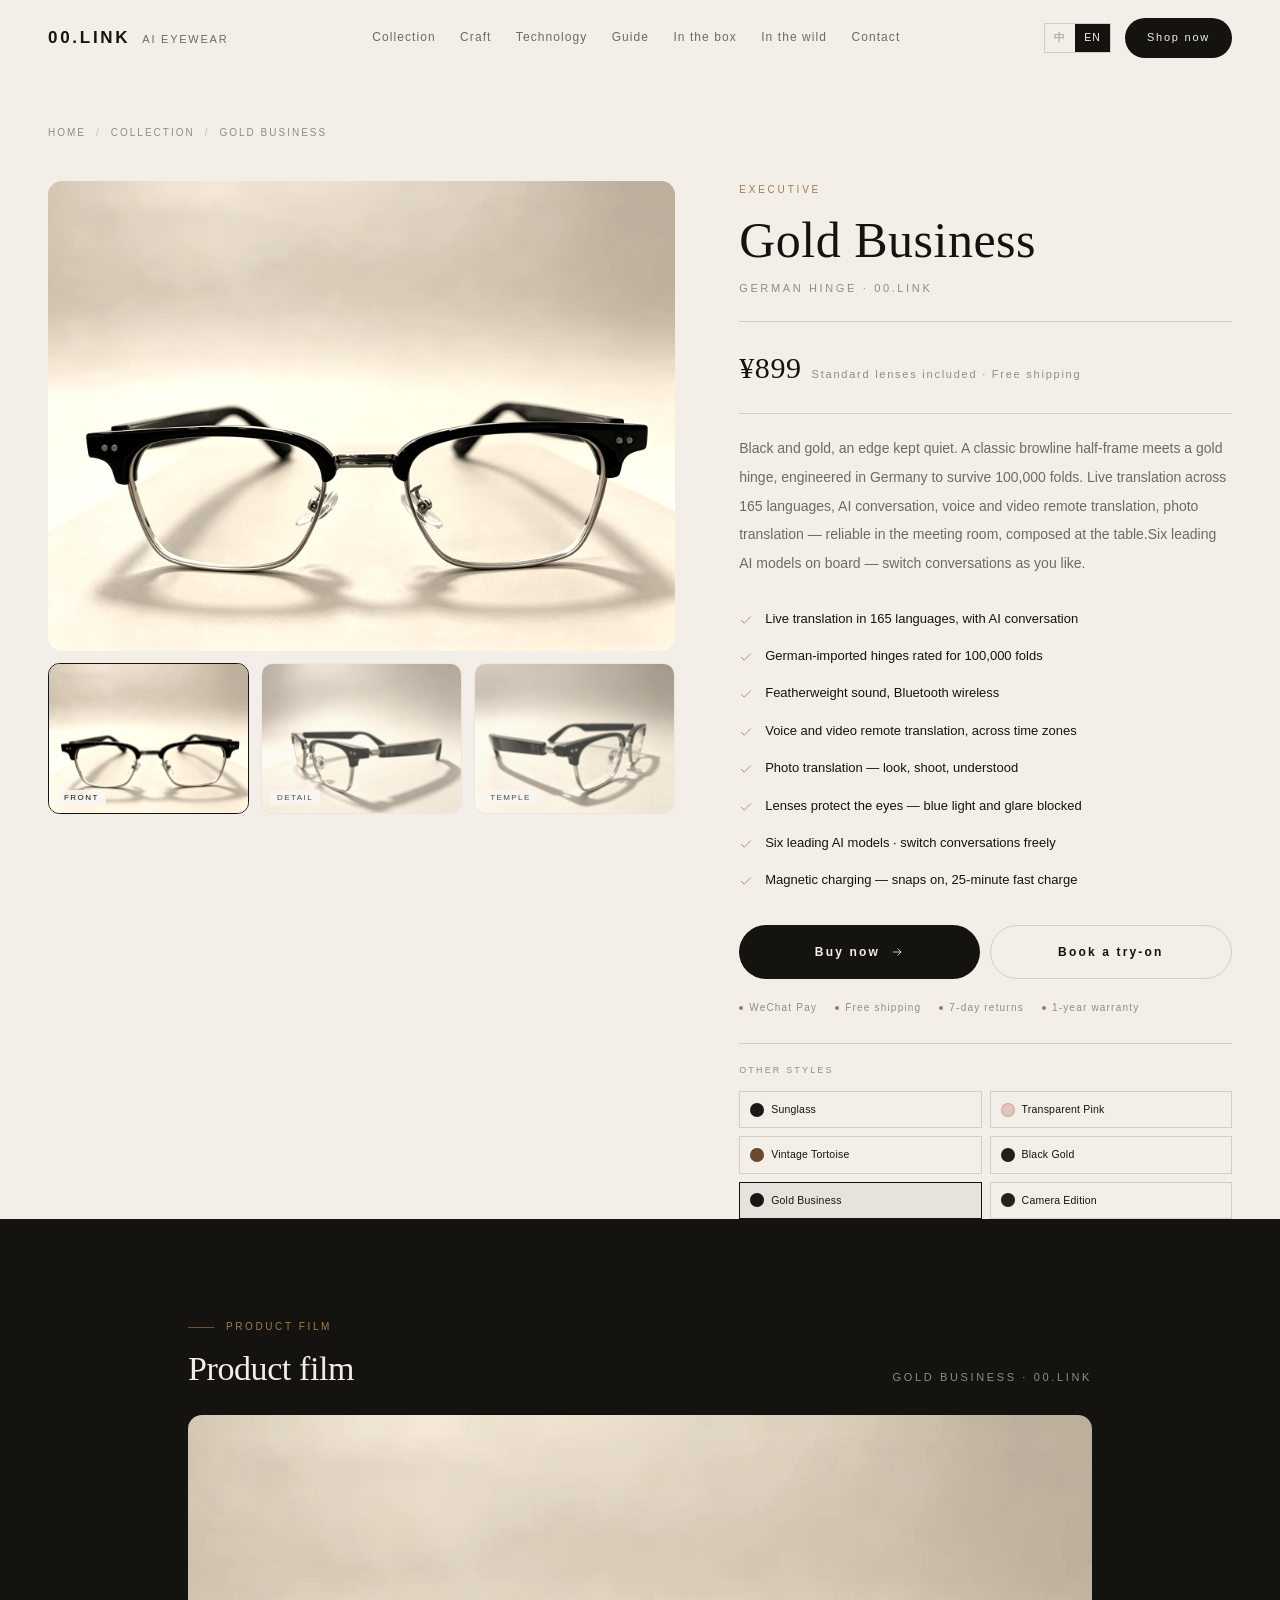
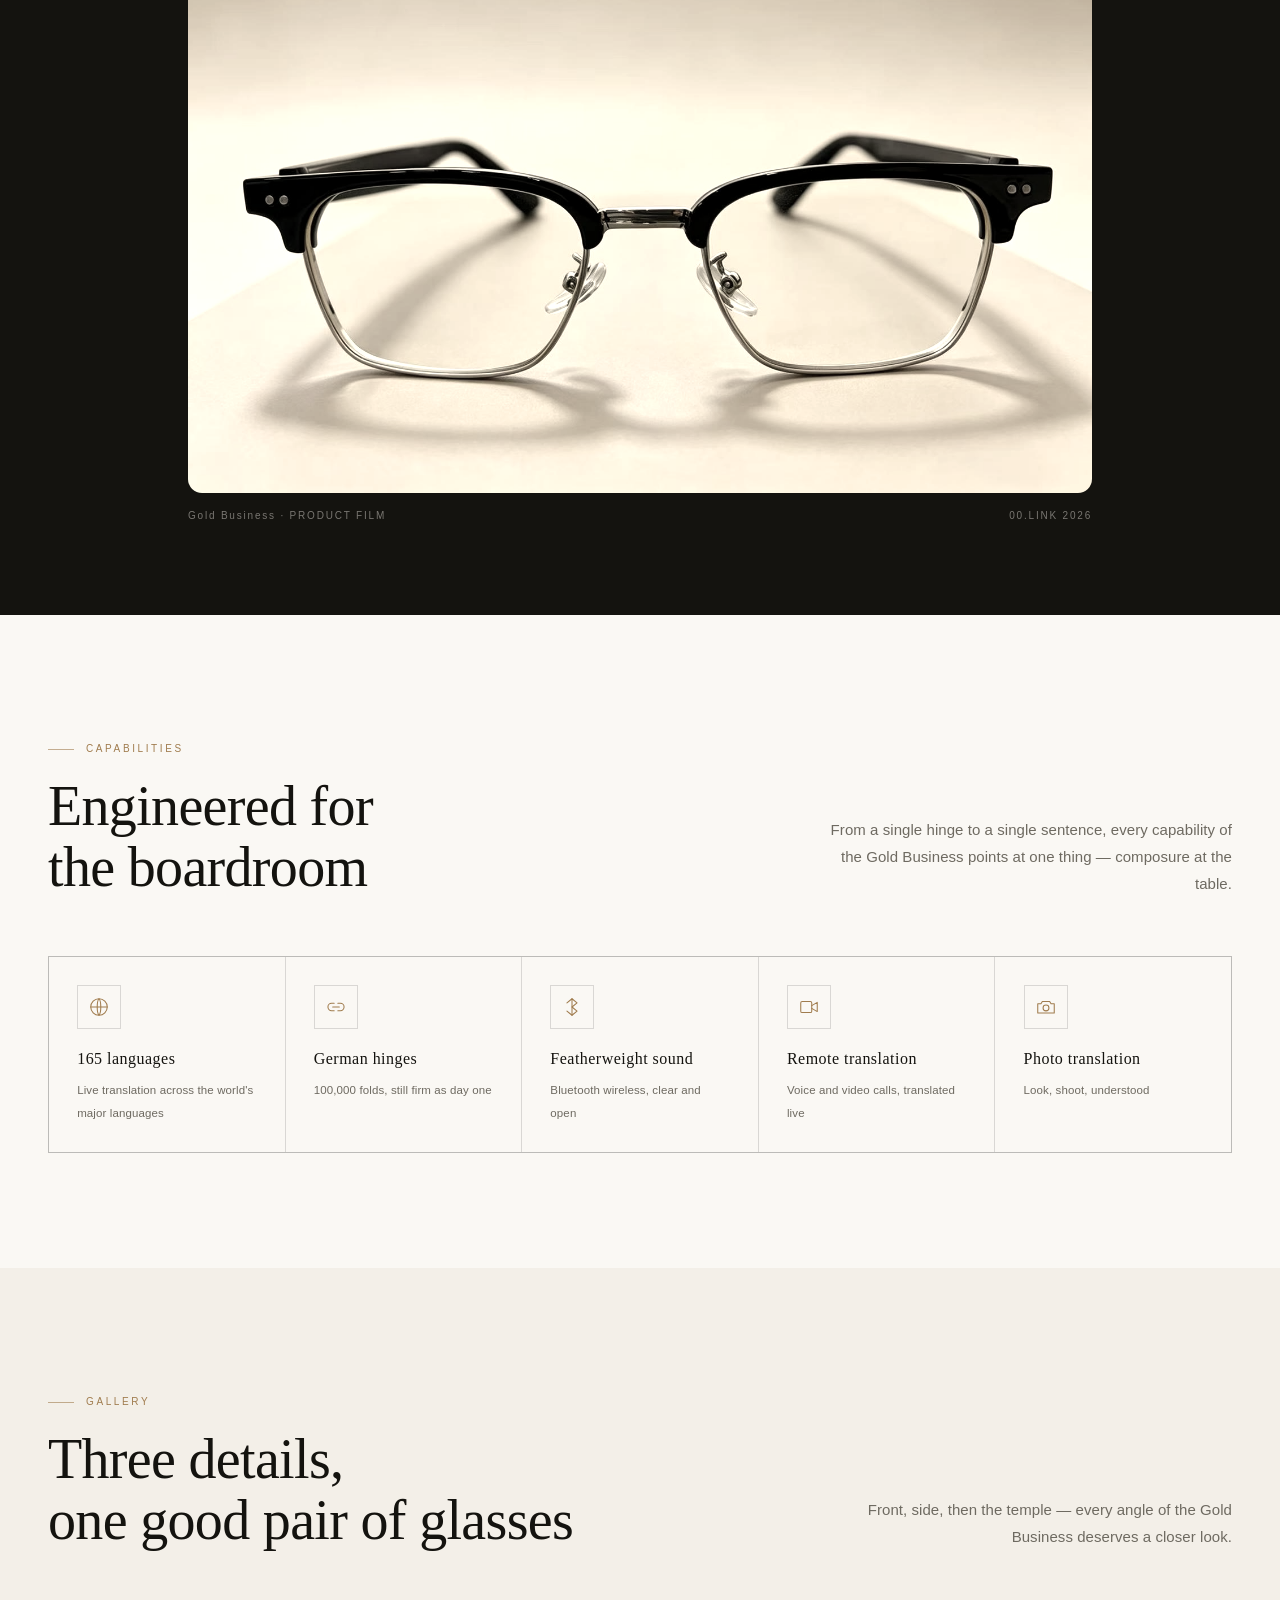
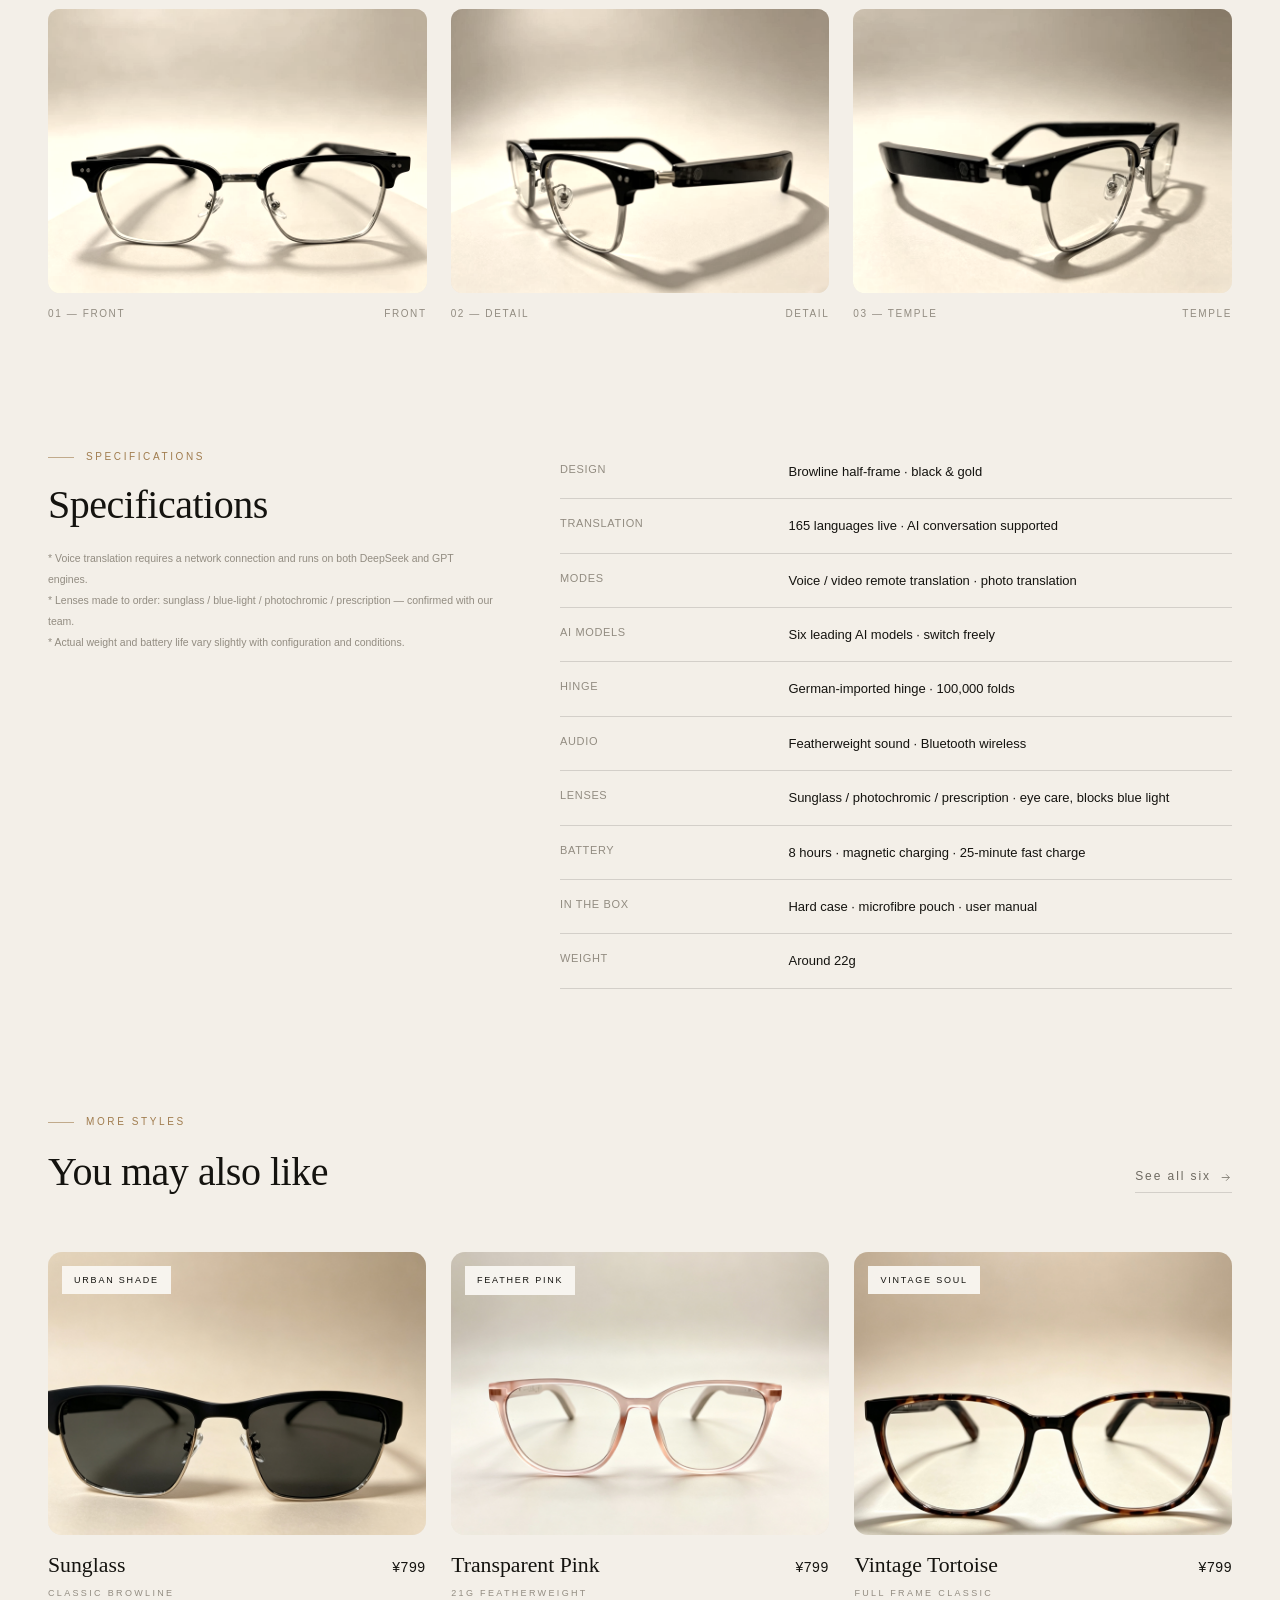
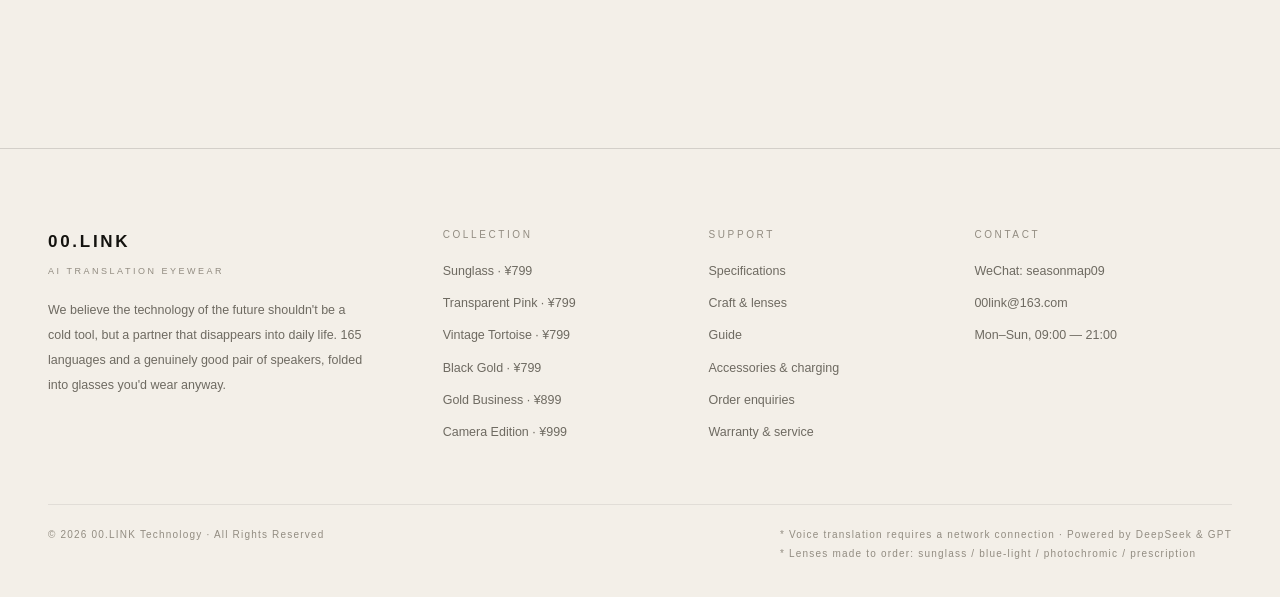
<file: en/product-business.html>
<!DOCTYPE html>
<html lang="en">
<head>
<meta charset="UTF-8">
<meta name="viewport" content="width=device-width, initial-scale=1.0">
<title>Gold Business · ¥899 | 00.LINK AI Translation Eyewear</title>
<meta name="description" content="Gold Business · ¥899. Black meets gold — composed, with an edge. 165 languages, German hinges. Live interpretation in 165+ languages, dual-mic beamforming AI noise cancellation, 8-hour battery.">
<meta name="theme-color" content="#F3EFE8">
<meta property="og:type" content="website">
<meta property="og:locale" content="en_US">
<meta property="og:locale:alternate" content="zh_CN">
<meta property="og:title" content="Gold Business · ¥899 | 00.LINK AI Translation Eyewear">
<meta property="og:description" content="Gold Business · ¥899. Black meets gold — composed, with an edge. 165 languages, German hinges. Live interpretation in 165+ languages, dual-mic beamforming AI noise cancellation, 8-hour battery.">
<meta property="og:image" content="../assets/img/business-1.jpg">
<link rel="alternate" hreflang="zh-CN" href="../product-business.html">
<link rel="alternate" hreflang="en" href="product-business.html">
<link rel="icon" href="data:image/svg+xml,%3Csvg xmlns='http://www.w3.org/2000/svg' viewBox='0 0 64 64'%3E%3Crect width='64' height='64' fill='%2314130F'/%3E%3Ctext x='32' y='42' font-family='Helvetica,Arial' font-size='24' font-weight='700' fill='%23F3EFE8' text-anchor='middle'%3E00%3C/text%3E%3C/svg%3E">
<link rel="stylesheet" href="../css/style.css">
<script>window.LINK_I18N={copied:"Copied",menu:"Menu"};</script>
</head>
<body>

<header class="nav">
  <div class="nav-inner">
    <a class="logo" href="index.html"><b>00.LINK</b><span>AI EYEWEAR</span></a>
    <nav class="nav-links">
      <a href="index.html#series">Collection</a>
      <a href="index.html#craft">Craft</a>
      <a href="index.html#tech">Technology</a>
      <a href="index.html#guide">Guide</a>
      <a href="index.html#accessories">In the box</a>
      <a href="index.html#wild">In the wild</a>
      <a href="index.html#contact">Contact</a>
    </nav>
    <div class="nav-right">
      <div class="lang-switch"><a href="../product-business.html" hreflang="zh-CN" class="lang-zh" aria-label="中文">中</a><a href="product-business.html" hreflang="en" class="lang-en on" aria-label="English">EN</a></div>
      <a class="nav-buy" href="index.html#series">Shop now</a>
      <button class="menu-btn" aria-label="Menu"><i></i><i></i><i></i></button>
    </div>
  </div>
</header>
<div class="mobile-menu">
  <a href="index.html#series">Collection</a>
  <a href="index.html#craft">Craft</a>
  <a href="index.html#tech">Technology</a>
  <a href="index.html#guide">Guide</a>
  <a href="index.html#accessories">In the box</a>
  <a href="index.html#wild">In the wild</a>
  <a href="index.html#contact">Contact</a>
  <a class="btn btn-dark" href="index.html#series">Shop now</a>
  <div class="lang-switch"><a href="../product-business.html" hreflang="zh-CN" class="lang-zh" aria-label="中文">中</a><a href="product-business.html" hreflang="en" class="lang-en on" aria-label="English">EN</a></div>
</div>

<main>
  <section class="p-hero">
    <div class="wrap">
      <div class="crumb"><a href="index.html">Home</a><i>/</i><a href="index.html#series">Collection</a><i>/</i><span>Gold Business</span></div>
      <div class="p-grid">
        <div class="p-gallery tone">
          <div class="gallery-main reveal"><img src="../assets/img/business-1.jpg" alt="Gold Business · 00.LINK AI translation eyewear"></div>
          <div class="gallery-thumbs reveal"><button class="thumb active" data-src="../assets/img/business-1.jpg" aria-label="Front / FRONT"><img src="../assets/img/business-1.jpg" alt="Gold Business Front / FRONT" loading="lazy"><span class="lab">Front</span></button><button class="thumb" data-src="../assets/img/business-2.jpg" aria-label="Detail / DETAIL"><img src="../assets/img/business-2.jpg" alt="Gold Business Detail / DETAIL" loading="lazy"><span class="lab">Detail</span></button><button class="thumb" data-src="../assets/img/business-3.jpg" aria-label="Temple / TEMPLE"><img src="../assets/img/business-3.jpg" alt="Gold Business Temple / TEMPLE" loading="lazy"><span class="lab">Temple</span></button></div>
        </div>
        <div class="p-info">
          <div class="tag reveal">Executive</div>
          <h1 class="reveal">Gold Business</h1>
          <div class="en-line reveal">GERMAN HINGE · 00.LINK</div>
          <div class="p-price reveal"><b>¥899</b><span>Standard lenses included · Free shipping</span></div>
          <p class="p-desc reveal">Black and gold, an edge kept quiet. A classic browline half-frame meets a gold hinge, engineered in Germany to survive 100,000 folds. Live translation across 165 languages, AI conversation, voice and video remote translation, photo translation — reliable in the meeting room, composed at the table.Six leading AI models on board — switch conversations as you like.</p>
          <ul class="p-feats reveal"><li><svg viewBox="0 0 24 24"><path d="M4 12.5l5 5L20 6.5" stroke-linecap="round" stroke-linejoin="round"/></svg><span>Live translation in 165 languages, with AI conversation</span></li><li><svg viewBox="0 0 24 24"><path d="M4 12.5l5 5L20 6.5" stroke-linecap="round" stroke-linejoin="round"/></svg><span>German-imported hinges rated for 100,000 folds</span></li><li><svg viewBox="0 0 24 24"><path d="M4 12.5l5 5L20 6.5" stroke-linecap="round" stroke-linejoin="round"/></svg><span>Featherweight sound, Bluetooth wireless</span></li><li><svg viewBox="0 0 24 24"><path d="M4 12.5l5 5L20 6.5" stroke-linecap="round" stroke-linejoin="round"/></svg><span>Voice and video remote translation, across time zones</span></li><li><svg viewBox="0 0 24 24"><path d="M4 12.5l5 5L20 6.5" stroke-linecap="round" stroke-linejoin="round"/></svg><span>Photo translation — look, shoot, understood</span></li><li><svg viewBox="0 0 24 24"><path d="M4 12.5l5 5L20 6.5" stroke-linecap="round" stroke-linejoin="round"/></svg><span>Lenses protect the eyes — blue light and glare blocked</span></li><li><svg viewBox="0 0 24 24"><path d="M4 12.5l5 5L20 6.5" stroke-linecap="round" stroke-linejoin="round"/></svg><span>Six leading AI models · switch conversations freely</span></li><li><svg viewBox="0 0 24 24"><path d="M4 12.5l5 5L20 6.5" stroke-linecap="round" stroke-linejoin="round"/></svg><span>Magnetic charging — snaps on, 25-minute fast charge</span></li></ul>
          <div class="p-actions reveal">
            <button class="btn btn-dark" onclick="openBuy('Gold Business', 899, '../assets/img/business-1.jpg')">Buy now <svg viewBox="0 0 24 24" fill="none" stroke="currentColor" stroke-width="1.4"><path d="M5 12h14M13 6l6 6-6 6"/></svg></button>
            <button class="btn btn-outline" onclick="copyText('seasonmap09')">Book a try-on</button>
          </div>
          <div class="p-notes reveal">
            <span>WeChat Pay</span><span>Free shipping</span><span>7-day returns</span><span>1-year warranty</span>
          </div>
          <div class="swatches reveal">
            <h4>Other styles</h4>
            <div class="swatch-row"><a class="swatch" href="product-sunglass.html"><i style="background:#1b1a17"></i>Sunglass</a><a class="swatch" href="product-pink.html"><i style="background:#e2c4bd"></i>Transparent Pink</a><a class="swatch" href="product-tortoise.html"><i style="background:#6d4a2e"></i>Vintage Tortoise</a><a class="swatch" href="product-blackgold.html"><i style="background:#211f1b"></i>Black Gold</a><a class="swatch active" href="product-business.html"><i style="background:#171614"></i>Gold Business</a><a class="swatch" href="product-camera.html"><i style="background:#22211d"></i>Camera Edition</a></div>
          </div>
        </div>
      </div>
    </div>
  </section>

  <section class="p-film">
    <div class="wrap">
      <div class="p-film-head">
        <div>
          <span class="eyebrow reveal">PRODUCT FILM</span>
          <h2 class="h2 reveal" style="margin-top:14px">Product film</h2>
        </div>
        <div class="en-line">Gold Business · 00.LINK</div>
      </div>
      <div class="reveal"><div class="p-film-media tone"><video autoplay muted loop playsinline poster="../assets/img/business-1.jpg" src="../assets/video/business.mp4"></video></div><div class="p-film-cap"><span>Gold Business · PRODUCT FILM</span><span>00.LINK 2026</span></div></div>
    </div>
  </section>

  <section class="section cap-sec">
    <div class="wrap">
      <div class="sec-head">
        <div>
          <span class="eyebrow reveal">Capabilities</span>
          <h2 class="h2 reveal">Engineered for<br>the boardroom</h2>
        </div>
        <p class="lead reveal">From a single hinge to a single sentence, every capability of the Gold Business points at one thing — composure at the table.</p>
      </div>
      <div class="cap-grid"><div class="cap reveal"><div class="cap-ic"><svg viewBox="0 0 24 24"><circle cx="12" cy="12" r="9"/><path d="M3 12h18M12 3c2.6 2.6 2.6 15.4 0 18M12 3c-2.6 2.6-2.6 15.4 0 18"/></svg></div><h4>165 languages</h4><p>Live translation across the world's major languages</p></div><div class="cap reveal"><div class="cap-ic"><svg viewBox="0 0 24 24"><path d="M10 8H7.2a4 4 0 0 0 0 8H10"/><path d="M14 8h2.8a4 4 0 0 1 0 8H14"/><path d="M8.4 12h7.2"/></svg></div><h4>German hinges</h4><p>100,000 folds, still firm as day one</p></div><div class="cap reveal"><div class="cap-ic"><svg viewBox="0 0 24 24"><path d="M6.5 7.5l5.5-4.5 5.5 4.5L12 12l5.5 4.5L12 21l-5.5-4.5"/><path d="M12 3v18"/></svg></div><h4>Featherweight sound</h4><p>Bluetooth wireless, clear and open</p></div><div class="cap reveal"><div class="cap-ic"><svg viewBox="0 0 24 24"><rect x="3" y="6" width="12" height="12" rx="1.5"/><path d="M15 10.5l6-3.5v10l-6-3.5"/></svg></div><h4>Remote translation</h4><p>Voice and video calls, translated live</p></div><div class="cap reveal"><div class="cap-ic"><svg viewBox="0 0 24 24"><path d="M3 8.5h3.5L8 6h8l1.5 2.5H21v10H3v-10z"/><circle cx="12" cy="13" r="3.2"/></svg></div><h4>Photo translation</h4><p>Look, shoot, understood</p></div></div>
    </div>
  </section>

  <section class="section">
    <div class="wrap">
      <div class="sec-head">
        <div>
          <span class="eyebrow reveal">Gallery</span>
          <h2 class="h2 reveal">Three details,<br>one good pair of glasses</h2>
        </div>
        <p class="lead reveal">Front, side, then the temple — every angle of the Gold Business deserves a closer look.</p>
      </div>
      <div class="detail-gallery tone"><figure class="g1 reveal"><div class="ph"><img src="../assets/img/business-1.jpg" alt="Gold Business Front / FRONT" loading="lazy"></div><figcaption><span>01 — FRONT</span><span>Front</span></figcaption></figure><figure class="g2 reveal"><div class="ph"><img src="../assets/img/business-2.jpg" alt="Gold Business Detail / DETAIL" loading="lazy"></div><figcaption><span>02 — DETAIL</span><span>Detail</span></figcaption></figure><figure class="g3 reveal"><div class="ph"><img src="../assets/img/business-3.jpg" alt="Gold Business Temple / TEMPLE" loading="lazy"></div><figcaption><span>03 — TEMPLE</span><span>Temple</span></figcaption></figure></div>
    </div>
  </section>

  <section class="section" style="padding-top:0">
    <div class="wrap">
      <div class="spec-wrap">
        <div>
          <span class="eyebrow reveal">Specifications</span>
          <h2 class="h2 reveal" style="margin-top:16px;font-size:clamp(26px,3.4vw,40px)">Specifications</h2>
          <p class="spec-note reveal">* Voice translation requires a network connection and runs on both DeepSeek and GPT engines.<br>* Lenses made to order: sunglass / blue-light / photochromic / prescription — confirmed with our team.<br>* Actual weight and battery life vary slightly with configuration and conditions.</p>
        </div>
        <table class="spec-table reveal"><tr><td>Design</td><td>Browline half-frame · black & gold</td></tr><tr><td>Translation</td><td>165 languages live · AI conversation supported</td></tr><tr><td>Modes</td><td>Voice / video remote translation · photo translation</td></tr><tr><td>AI models</td><td>Six leading AI models · switch freely</td></tr><tr><td>Hinge</td><td>German-imported hinge · 100,000 folds</td></tr><tr><td>Audio</td><td>Featherweight sound · Bluetooth wireless</td></tr><tr><td>Lenses</td><td>Sunglass / photochromic / prescription · eye care, blocks blue light</td></tr><tr><td>Battery</td><td>8 hours · magnetic charging · 25-minute fast charge</td></tr><tr><td>In the box</td><td>Hard case · microfibre pouch · user manual</td></tr><tr><td>Weight</td><td>Around 22g</td></tr></table>
      </div>
    </div>
  </section>

  <section class="section" style="padding-top:0">
    <div class="wrap">
      <div class="sec-head">
        <div>
          <span class="eyebrow reveal">More styles</span>
          <h2 class="h2 reveal" style="font-size:clamp(26px,3.4vw,40px)">You may also like</h2>
        </div>
        <p class="lead reveal"><a class="link-u" href="index.html#series">See all six <svg viewBox="0 0 24 24" fill="none" stroke="currentColor" stroke-width="1.4"><path d="M5 12h14M13 6l6 6-6 6"/></svg></a></p>
      </div>
      <div class="related">
    <a class="card reveal" href="product-sunglass.html" data-video>
      <div class="card-media">
        <video muted loop playsinline preload="none" poster="../assets/img/poster-sunglass.jpg" src="../assets/video/sunglass.mp4"></video>
        <img src="../assets/img/sunglass-1.jpg" alt="Sunglass · 00.LINK AI translation eyewear" loading="lazy">
        <span class="card-badge">Urban Shade</span>
      </div>
      <div class="card-meta">
        <div>
          <div class="card-name">Sunglass</div>
          <span class="card-en">CLASSIC BROWLINE</span>
          <span class="card-arrow">View <svg viewBox="0 0 24 24" fill="none" stroke="currentColor" stroke-width="1.4"><path d="M5 12h14M13 6l6 6-6 6"/></svg></span>
        </div>
        <div class="card-price">¥799</div>
      </div>
    </a>
    <a class="card reveal" href="product-pink.html" data-video>
      <div class="card-media">
        <video muted loop playsinline preload="none" poster="../assets/img/poster-pink.jpg" src="../assets/video/pink.mp4"></video>
        <img src="../assets/img/pink-1.jpg" alt="Transparent Pink · 00.LINK AI translation eyewear" loading="lazy">
        <span class="card-badge">Feather Pink</span>
      </div>
      <div class="card-meta">
        <div>
          <div class="card-name">Transparent Pink</div>
          <span class="card-en">21G FEATHERWEIGHT</span>
          <span class="card-arrow">View <svg viewBox="0 0 24 24" fill="none" stroke="currentColor" stroke-width="1.4"><path d="M5 12h14M13 6l6 6-6 6"/></svg></span>
        </div>
        <div class="card-price">¥799</div>
      </div>
    </a>
    <a class="card reveal" href="product-tortoise.html" data-video>
      <div class="card-media">
        <video muted loop playsinline preload="none" poster="../assets/img/poster-tortoise.jpg" src="../assets/video/tortoise.mp4"></video>
        <img src="../assets/img/tortoise-1.jpg" alt="Vintage Tortoise · 00.LINK AI translation eyewear" loading="lazy">
        <span class="card-badge">Vintage Soul</span>
      </div>
      <div class="card-meta">
        <div>
          <div class="card-name">Vintage Tortoise</div>
          <span class="card-en">FULL FRAME CLASSIC</span>
          <span class="card-arrow">View <svg viewBox="0 0 24 24" fill="none" stroke="currentColor" stroke-width="1.4"><path d="M5 12h14M13 6l6 6-6 6"/></svg></span>
        </div>
        <div class="card-price">¥799</div>
      </div>
    </a></div>
    </div>
  </section>
</main>

<footer class="footer">
  <div class="wrap">
    <div class="foot-grid">
      <div class="foot-brand">
        <b>00.LINK</b><span>AI TRANSLATION EYEWEAR</span>
        <p>We believe the technology of the future shouldn't be a cold tool, but a partner that disappears into daily life. 165 languages and a genuinely good pair of speakers, folded into glasses you'd wear anyway.</p>
      </div>
      <div class="foot-col">
        <h4>Collection</h4>
        <a href="product-sunglass.html">Sunglass · ¥799</a><a href="product-pink.html">Transparent Pink · ¥799</a><a href="product-tortoise.html">Vintage Tortoise · ¥799</a><a href="product-blackgold.html">Black Gold · ¥799</a><a href="product-business.html">Gold Business · ¥899</a><a href="product-camera.html">Camera Edition · ¥999</a>
      </div>
      <div class="foot-col">
        <h4>Support</h4>
        <a href="index.html#tech">Specifications</a>
        <a href="index.html#craft">Craft & lenses</a>
        <a href="index.html#guide">Guide</a>
        <a href="index.html#accessories">Accessories & charging</a>
        <a href="index.html#contact">Order enquiries</a>
        <a href="index.html#contact">Warranty & service</a>
      </div>
      <div class="foot-col">
        <h4>Contact</h4>
        <p>WeChat: seasonmap09</p>
        <a href="mailto:00link@163.com">00link@163.com</a>
        <p>Mon–Sun, 09:00 — 21:00</p>
      </div>
    </div>
    <div class="foot-bottom">
      <span>© <span data-year>2026</span> 00.LINK Technology · All Rights Reserved</span>
      <span>* Voice translation requires a network connection · Powered by DeepSeek &amp; GPT<br>* Lenses made to order: sunglass / blue-light / photochromic / prescription</span>
    </div>
  </div>
</footer>

<div class="modal" id="buyModal">
  <div class="modal-card">
    <button class="modal-close" onclick="closeBuy()" aria-label="Close">×</button>
    <h3>Order enquiry</h3>
    <div class="en-line">CONCIERGE · 1 ON 1</div>
    <div class="modal-prod">
      <img data-buy-img src="../assets/img/pink-1.jpg" alt="">
      <div><b data-buy-name>Transparent Pink</b><span data-buy-price>¥799</span></div>
    </div>
    <div class="modal-contact">
      <div class="row"><span>01 &nbsp; Add our WeChat</span><button onclick="copyText('seasonmap09')">Copy ID</button></div>
      <div class="row"><span>02 &nbsp; Confirm style & lenses</span><span style="color:var(--muted-2)">seasonmap09</span></div>
      <div class="row"><span>03 &nbsp; Pay via WeChat</span><span style="color:var(--muted-2)">WeChat Pay accepted</span></div>
      <div class="row"><span>04 &nbsp; Ships by SF Express</span><span style="color:var(--muted-2)">Within 48 hours</span></div>
    </div>
    <div style="display:flex;gap:10px;margin-top:18px;">
      <button class="btn btn-dark" style="flex:1;height:48px" onclick="copyText('seasonmap09')">Copy WeChat ID</button>
      <a class="btn btn-outline" style="flex:1;height:48px" href="mailto:00link@163.com">Email us</a>
    </div>
    <p class="note">WeChat Pay · Free SF Express shipping · 7-day returns · 1-year warranty</p>
  </div>
</div>
<div class="toast" id="toast"></div>
<script src="../js/site.js"></script>
</body>
</html>
</file>
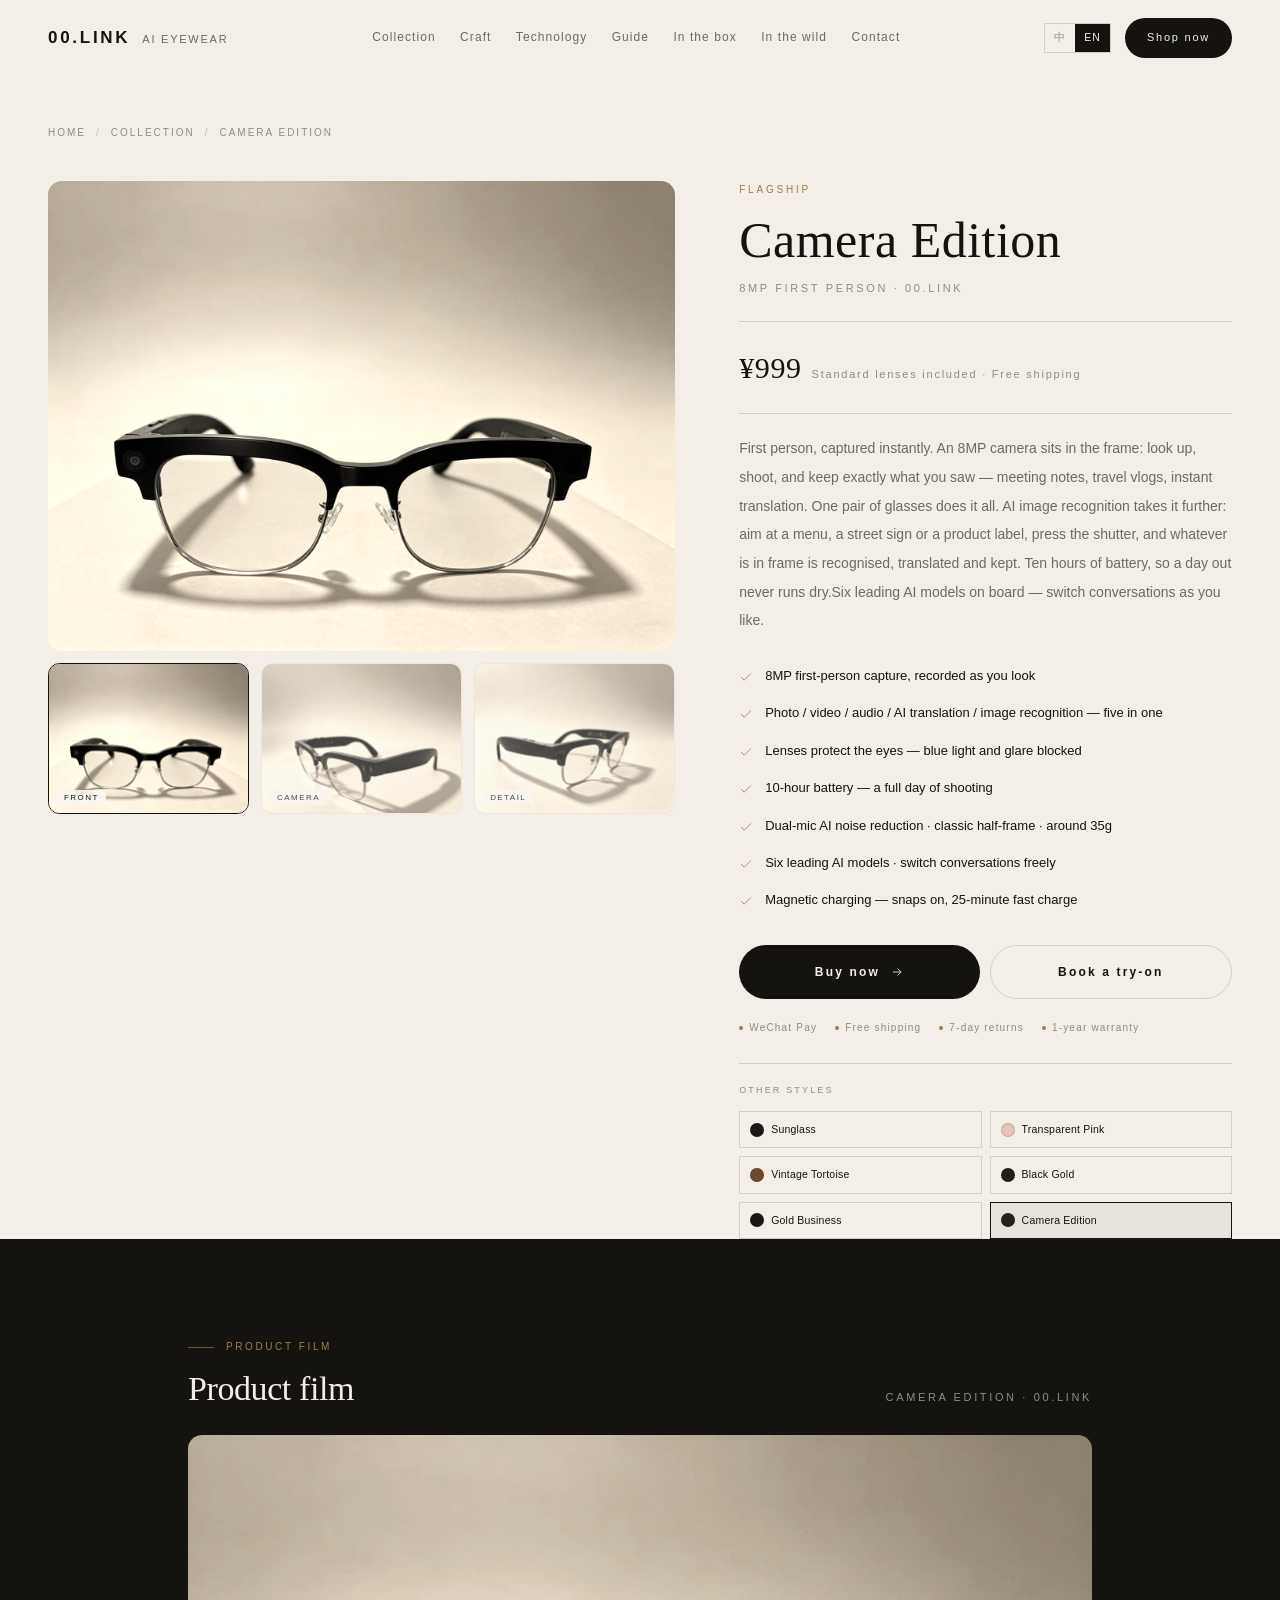
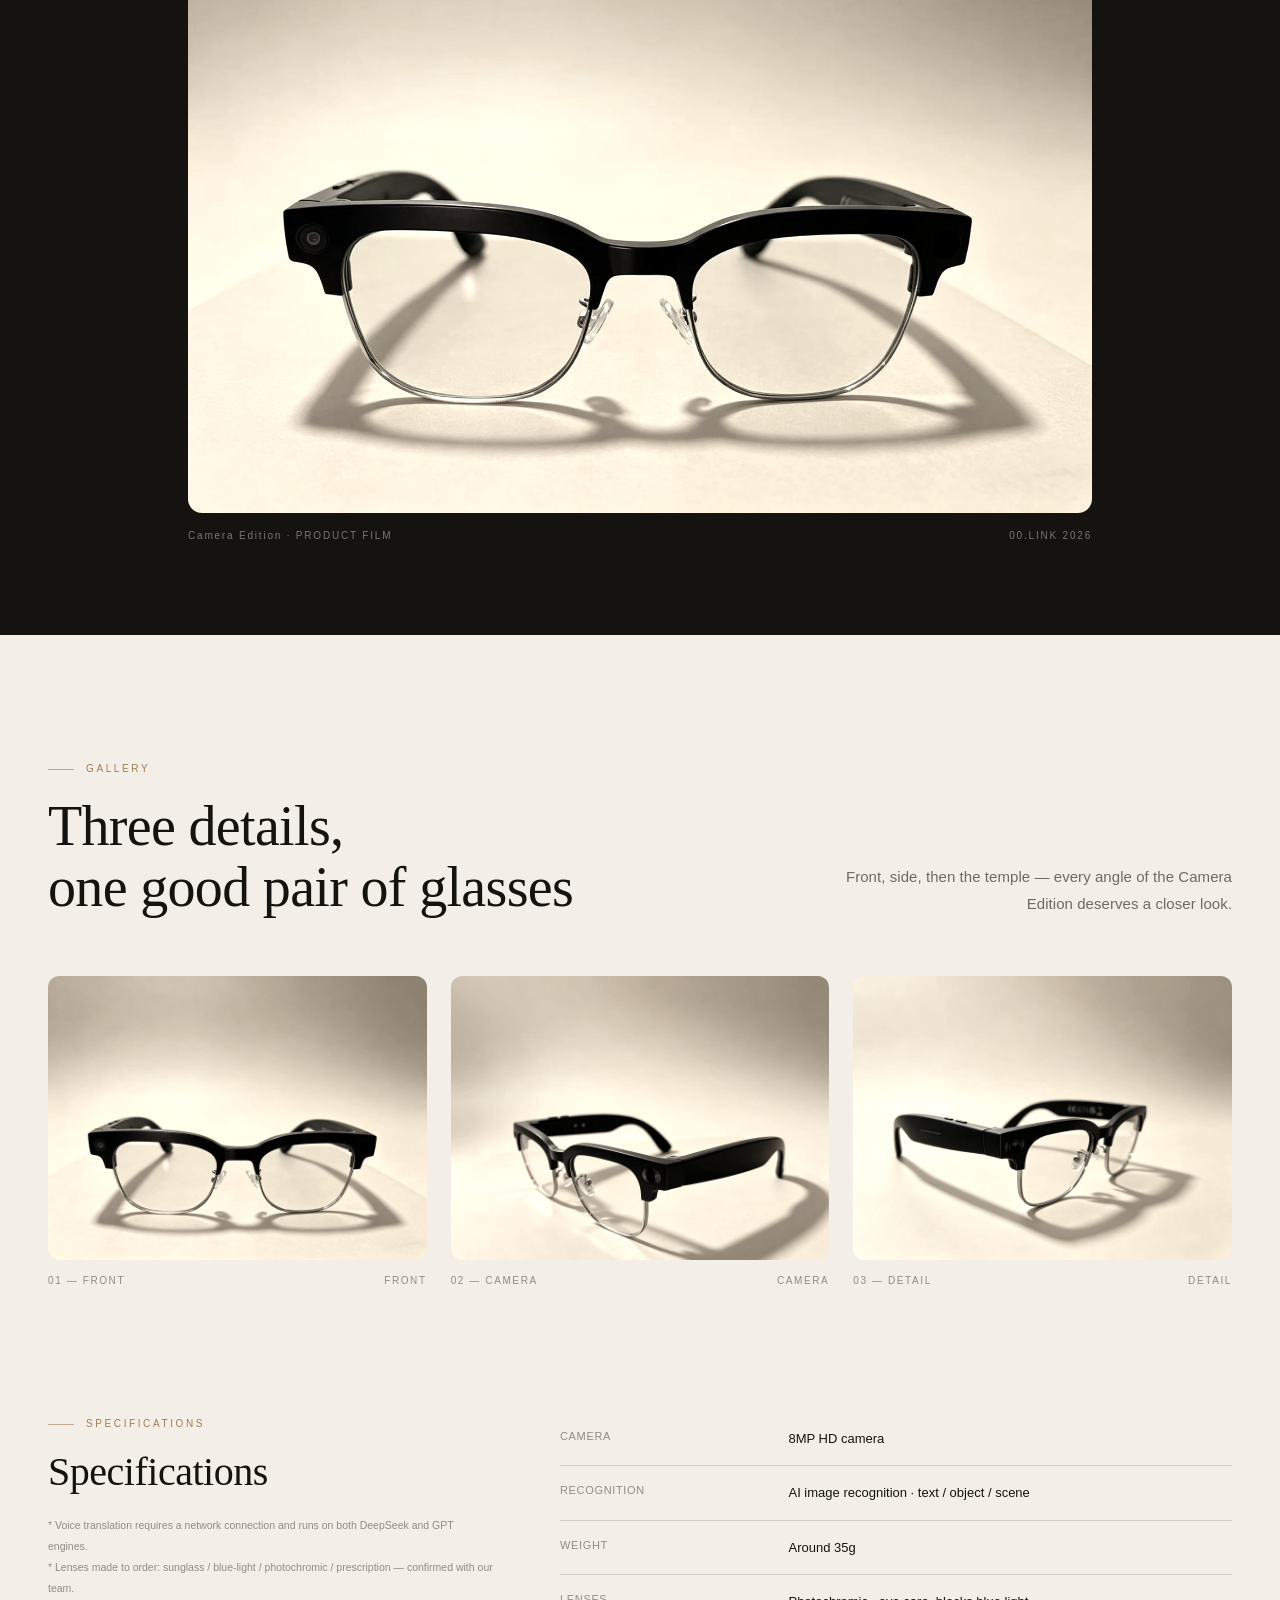
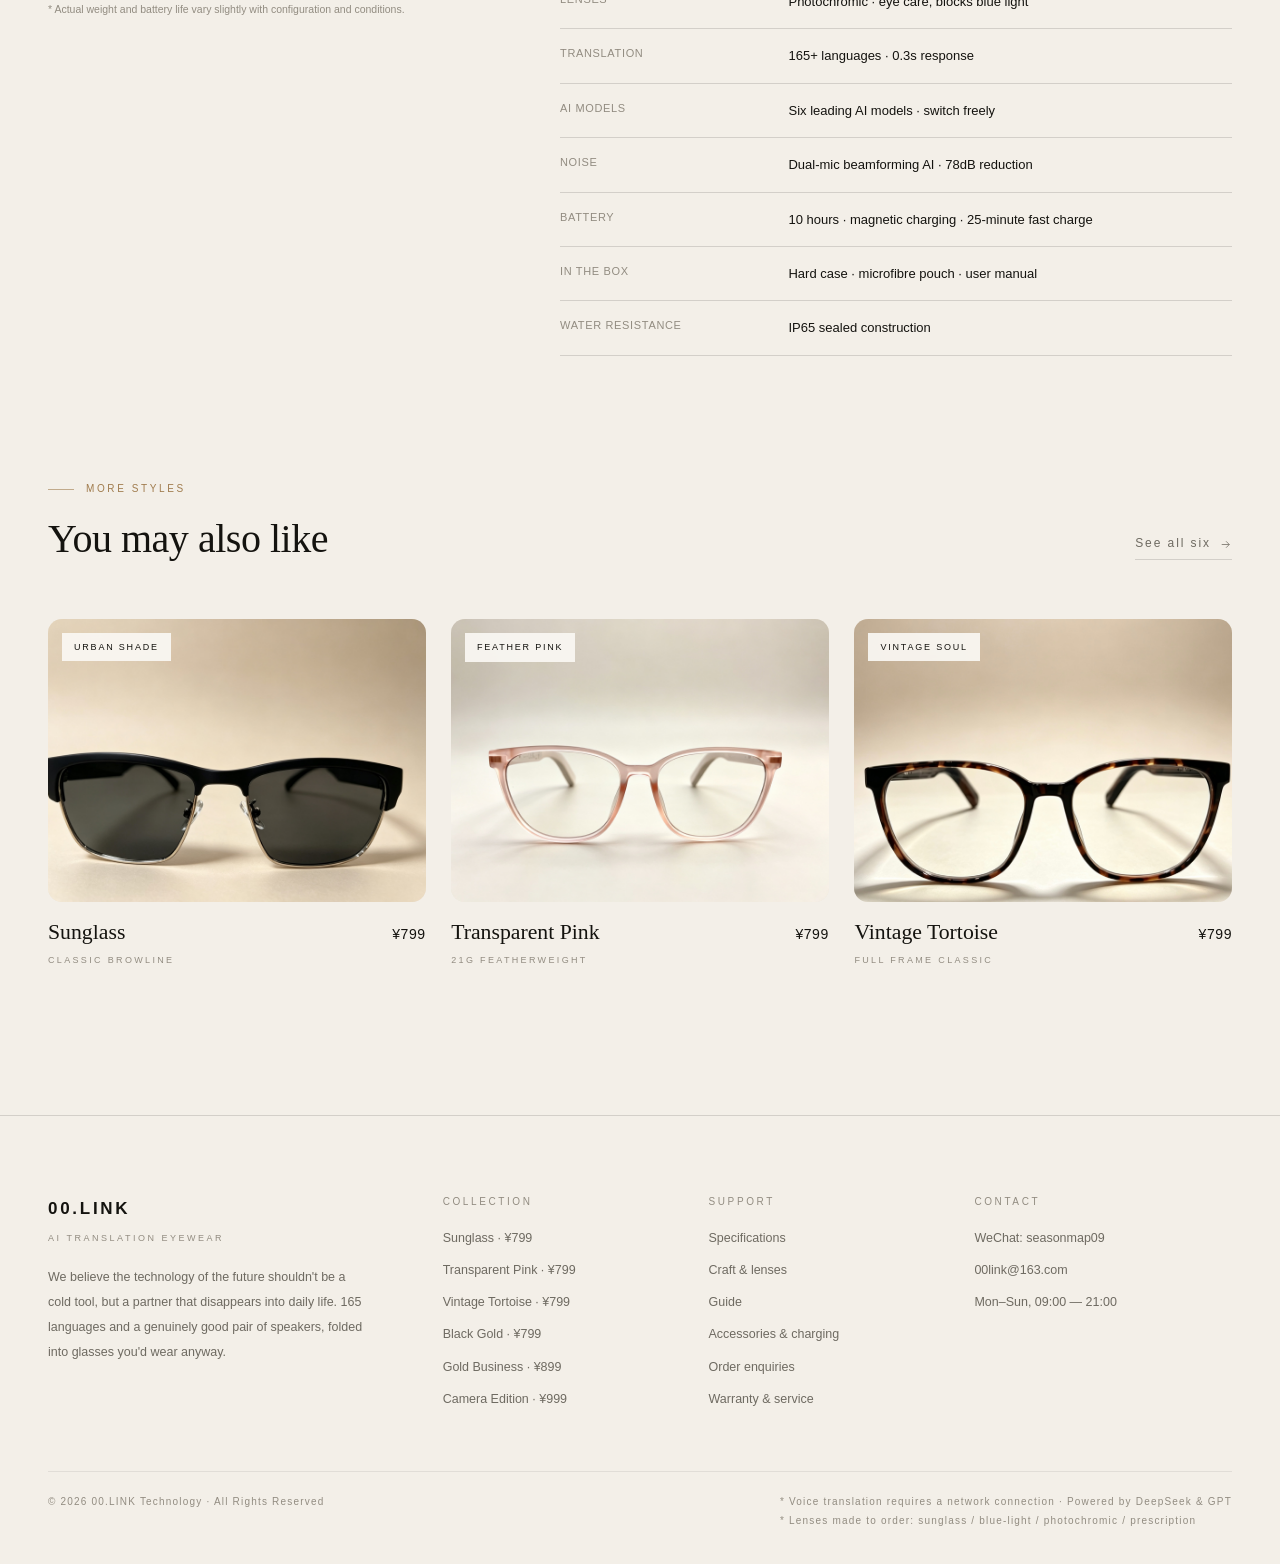
<file: en/product-camera.html>
<!DOCTYPE html>
<html lang="en">
<head>
<meta charset="UTF-8">
<meta name="viewport" content="width=device-width, initial-scale=1.0">
<title>Camera Edition · ¥999 | 00.LINK AI Translation Eyewear</title>
<meta name="description" content="Camera Edition · ¥999. 8MP first-person view — photo, video, audio, translation and AI image recognition in one. Live interpretation in 165+ languages, dual-mic beamforming AI noise cancellation, 10-hour battery.">
<meta name="theme-color" content="#F3EFE8">
<meta property="og:type" content="website">
<meta property="og:locale" content="en_US">
<meta property="og:locale:alternate" content="zh_CN">
<meta property="og:title" content="Camera Edition · ¥999 | 00.LINK AI Translation Eyewear">
<meta property="og:description" content="Camera Edition · ¥999. 8MP first-person view — photo, video, audio, translation and AI image recognition in one. Live interpretation in 165+ languages, dual-mic beamforming AI noise cancellation, 10-hour battery.">
<meta property="og:image" content="../assets/img/camera-1.jpg">
<link rel="alternate" hreflang="zh-CN" href="../product-camera.html">
<link rel="alternate" hreflang="en" href="product-camera.html">
<link rel="icon" href="data:image/svg+xml,%3Csvg xmlns='http://www.w3.org/2000/svg' viewBox='0 0 64 64'%3E%3Crect width='64' height='64' fill='%2314130F'/%3E%3Ctext x='32' y='42' font-family='Helvetica,Arial' font-size='24' font-weight='700' fill='%23F3EFE8' text-anchor='middle'%3E00%3C/text%3E%3C/svg%3E">
<link rel="stylesheet" href="../css/style.css">
<script>window.LINK_I18N={copied:"Copied",menu:"Menu"};</script>
</head>
<body>

<header class="nav">
  <div class="nav-inner">
    <a class="logo" href="index.html"><b>00.LINK</b><span>AI EYEWEAR</span></a>
    <nav class="nav-links">
      <a href="index.html#series">Collection</a>
      <a href="index.html#craft">Craft</a>
      <a href="index.html#tech">Technology</a>
      <a href="index.html#guide">Guide</a>
      <a href="index.html#accessories">In the box</a>
      <a href="index.html#wild">In the wild</a>
      <a href="index.html#contact">Contact</a>
    </nav>
    <div class="nav-right">
      <div class="lang-switch"><a href="../product-camera.html" hreflang="zh-CN" class="lang-zh" aria-label="中文">中</a><a href="product-camera.html" hreflang="en" class="lang-en on" aria-label="English">EN</a></div>
      <a class="nav-buy" href="index.html#series">Shop now</a>
      <button class="menu-btn" aria-label="Menu"><i></i><i></i><i></i></button>
    </div>
  </div>
</header>
<div class="mobile-menu">
  <a href="index.html#series">Collection</a>
  <a href="index.html#craft">Craft</a>
  <a href="index.html#tech">Technology</a>
  <a href="index.html#guide">Guide</a>
  <a href="index.html#accessories">In the box</a>
  <a href="index.html#wild">In the wild</a>
  <a href="index.html#contact">Contact</a>
  <a class="btn btn-dark" href="index.html#series">Shop now</a>
  <div class="lang-switch"><a href="../product-camera.html" hreflang="zh-CN" class="lang-zh" aria-label="中文">中</a><a href="product-camera.html" hreflang="en" class="lang-en on" aria-label="English">EN</a></div>
</div>

<main>
  <section class="p-hero">
    <div class="wrap">
      <div class="crumb"><a href="index.html">Home</a><i>/</i><a href="index.html#series">Collection</a><i>/</i><span>Camera Edition</span></div>
      <div class="p-grid">
        <div class="p-gallery tone">
          <div class="gallery-main reveal"><img src="../assets/img/camera-1.jpg" alt="Camera Edition · 00.LINK AI translation eyewear"></div>
          <div class="gallery-thumbs reveal"><button class="thumb active" data-src="../assets/img/camera-1.jpg" aria-label="Front / FRONT"><img src="../assets/img/camera-1.jpg" alt="Camera Edition Front / FRONT" loading="lazy"><span class="lab">Front</span></button><button class="thumb" data-src="../assets/img/camera-2.jpg" aria-label="Camera / CAMERA"><img src="../assets/img/camera-2.jpg" alt="Camera Edition Camera / CAMERA" loading="lazy"><span class="lab">Camera</span></button><button class="thumb" data-src="../assets/img/camera-3.jpg" aria-label="Detail / DETAIL"><img src="../assets/img/camera-3.jpg" alt="Camera Edition Detail / DETAIL" loading="lazy"><span class="lab">Detail</span></button></div>
        </div>
        <div class="p-info">
          <div class="tag reveal">Flagship</div>
          <h1 class="reveal">Camera Edition</h1>
          <div class="en-line reveal">8MP FIRST PERSON · 00.LINK</div>
          <div class="p-price reveal"><b>¥999</b><span>Standard lenses included · Free shipping</span></div>
          <p class="p-desc reveal">First person, captured instantly. An 8MP camera sits in the frame: look up, shoot, and keep exactly what you saw — meeting notes, travel vlogs, instant translation. One pair of glasses does it all. AI image recognition takes it further: aim at a menu, a street sign or a product label, press the shutter, and whatever is in frame is recognised, translated and kept. Ten hours of battery, so a day out never runs dry.Six leading AI models on board — switch conversations as you like.</p>
          <ul class="p-feats reveal"><li><svg viewBox="0 0 24 24"><path d="M4 12.5l5 5L20 6.5" stroke-linecap="round" stroke-linejoin="round"/></svg><span>8MP first-person capture, recorded as you look</span></li><li><svg viewBox="0 0 24 24"><path d="M4 12.5l5 5L20 6.5" stroke-linecap="round" stroke-linejoin="round"/></svg><span>Photo / video / audio / AI translation / image recognition — five in one</span></li><li><svg viewBox="0 0 24 24"><path d="M4 12.5l5 5L20 6.5" stroke-linecap="round" stroke-linejoin="round"/></svg><span>Lenses protect the eyes — blue light and glare blocked</span></li><li><svg viewBox="0 0 24 24"><path d="M4 12.5l5 5L20 6.5" stroke-linecap="round" stroke-linejoin="round"/></svg><span>10-hour battery — a full day of shooting</span></li><li><svg viewBox="0 0 24 24"><path d="M4 12.5l5 5L20 6.5" stroke-linecap="round" stroke-linejoin="round"/></svg><span>Dual-mic AI noise reduction · classic half-frame · around 35g</span></li><li><svg viewBox="0 0 24 24"><path d="M4 12.5l5 5L20 6.5" stroke-linecap="round" stroke-linejoin="round"/></svg><span>Six leading AI models · switch conversations freely</span></li><li><svg viewBox="0 0 24 24"><path d="M4 12.5l5 5L20 6.5" stroke-linecap="round" stroke-linejoin="round"/></svg><span>Magnetic charging — snaps on, 25-minute fast charge</span></li></ul>
          <div class="p-actions reveal">
            <button class="btn btn-dark" onclick="openBuy('Camera Edition', 999, '../assets/img/camera-1.jpg')">Buy now <svg viewBox="0 0 24 24" fill="none" stroke="currentColor" stroke-width="1.4"><path d="M5 12h14M13 6l6 6-6 6"/></svg></button>
            <button class="btn btn-outline" onclick="copyText('seasonmap09')">Book a try-on</button>
          </div>
          <div class="p-notes reveal">
            <span>WeChat Pay</span><span>Free shipping</span><span>7-day returns</span><span>1-year warranty</span>
          </div>
          <div class="swatches reveal">
            <h4>Other styles</h4>
            <div class="swatch-row"><a class="swatch" href="product-sunglass.html"><i style="background:#1b1a17"></i>Sunglass</a><a class="swatch" href="product-pink.html"><i style="background:#e2c4bd"></i>Transparent Pink</a><a class="swatch" href="product-tortoise.html"><i style="background:#6d4a2e"></i>Vintage Tortoise</a><a class="swatch" href="product-blackgold.html"><i style="background:#211f1b"></i>Black Gold</a><a class="swatch" href="product-business.html"><i style="background:#171614"></i>Gold Business</a><a class="swatch active" href="product-camera.html"><i style="background:#22211d"></i>Camera Edition</a></div>
          </div>
        </div>
      </div>
    </div>
  </section>

  <section class="p-film">
    <div class="wrap">
      <div class="p-film-head">
        <div>
          <span class="eyebrow reveal">PRODUCT FILM</span>
          <h2 class="h2 reveal" style="margin-top:14px">Product film</h2>
        </div>
        <div class="en-line">Camera Edition · 00.LINK</div>
      </div>
      <div class="reveal"><div class="p-film-media tone"><video autoplay muted loop playsinline poster="../assets/img/camera-1.jpg" src="../assets/video/camera.mp4"></video></div><div class="p-film-cap"><span>Camera Edition · PRODUCT FILM</span><span>00.LINK 2026</span></div></div>
    </div>
  </section>

  <section class="section">
    <div class="wrap">
      <div class="sec-head">
        <div>
          <span class="eyebrow reveal">Gallery</span>
          <h2 class="h2 reveal">Three details,<br>one good pair of glasses</h2>
        </div>
        <p class="lead reveal">Front, side, then the temple — every angle of the Camera Edition deserves a closer look.</p>
      </div>
      <div class="detail-gallery tone"><figure class="g1 reveal"><div class="ph"><img src="../assets/img/camera-1.jpg" alt="Camera Edition Front / FRONT" loading="lazy"></div><figcaption><span>01 — FRONT</span><span>Front</span></figcaption></figure><figure class="g2 reveal"><div class="ph"><img src="../assets/img/camera-2.jpg" alt="Camera Edition Camera / CAMERA" loading="lazy"></div><figcaption><span>02 — CAMERA</span><span>Camera</span></figcaption></figure><figure class="g3 reveal"><div class="ph"><img src="../assets/img/camera-3.jpg" alt="Camera Edition Detail / DETAIL" loading="lazy"></div><figcaption><span>03 — DETAIL</span><span>Detail</span></figcaption></figure></div>
    </div>
  </section>

  <section class="section" style="padding-top:0">
    <div class="wrap">
      <div class="spec-wrap">
        <div>
          <span class="eyebrow reveal">Specifications</span>
          <h2 class="h2 reveal" style="margin-top:16px;font-size:clamp(26px,3.4vw,40px)">Specifications</h2>
          <p class="spec-note reveal">* Voice translation requires a network connection and runs on both DeepSeek and GPT engines.<br>* Lenses made to order: sunglass / blue-light / photochromic / prescription — confirmed with our team.<br>* Actual weight and battery life vary slightly with configuration and conditions.</p>
        </div>
        <table class="spec-table reveal"><tr><td>Camera</td><td>8MP HD camera</td></tr><tr><td>Recognition</td><td>AI image recognition · text / object / scene</td></tr><tr><td>Weight</td><td>Around 35g</td></tr><tr><td>Lenses</td><td>Photochromic · eye care, blocks blue light</td></tr><tr><td>Translation</td><td>165+ languages · 0.3s response</td></tr><tr><td>AI models</td><td>Six leading AI models · switch freely</td></tr><tr><td>Noise</td><td>Dual-mic beamforming AI · 78dB reduction</td></tr><tr><td>Battery</td><td>10 hours · magnetic charging · 25-minute fast charge</td></tr><tr><td>In the box</td><td>Hard case · microfibre pouch · user manual</td></tr><tr><td>Water resistance</td><td>IP65 sealed construction</td></tr></table>
      </div>
    </div>
  </section>

  <section class="section" style="padding-top:0">
    <div class="wrap">
      <div class="sec-head">
        <div>
          <span class="eyebrow reveal">More styles</span>
          <h2 class="h2 reveal" style="font-size:clamp(26px,3.4vw,40px)">You may also like</h2>
        </div>
        <p class="lead reveal"><a class="link-u" href="index.html#series">See all six <svg viewBox="0 0 24 24" fill="none" stroke="currentColor" stroke-width="1.4"><path d="M5 12h14M13 6l6 6-6 6"/></svg></a></p>
      </div>
      <div class="related">
    <a class="card reveal" href="product-sunglass.html" data-video>
      <div class="card-media">
        <video muted loop playsinline preload="none" poster="../assets/img/poster-sunglass.jpg" src="../assets/video/sunglass.mp4"></video>
        <img src="../assets/img/sunglass-1.jpg" alt="Sunglass · 00.LINK AI translation eyewear" loading="lazy">
        <span class="card-badge">Urban Shade</span>
      </div>
      <div class="card-meta">
        <div>
          <div class="card-name">Sunglass</div>
          <span class="card-en">CLASSIC BROWLINE</span>
          <span class="card-arrow">View <svg viewBox="0 0 24 24" fill="none" stroke="currentColor" stroke-width="1.4"><path d="M5 12h14M13 6l6 6-6 6"/></svg></span>
        </div>
        <div class="card-price">¥799</div>
      </div>
    </a>
    <a class="card reveal" href="product-pink.html" data-video>
      <div class="card-media">
        <video muted loop playsinline preload="none" poster="../assets/img/poster-pink.jpg" src="../assets/video/pink.mp4"></video>
        <img src="../assets/img/pink-1.jpg" alt="Transparent Pink · 00.LINK AI translation eyewear" loading="lazy">
        <span class="card-badge">Feather Pink</span>
      </div>
      <div class="card-meta">
        <div>
          <div class="card-name">Transparent Pink</div>
          <span class="card-en">21G FEATHERWEIGHT</span>
          <span class="card-arrow">View <svg viewBox="0 0 24 24" fill="none" stroke="currentColor" stroke-width="1.4"><path d="M5 12h14M13 6l6 6-6 6"/></svg></span>
        </div>
        <div class="card-price">¥799</div>
      </div>
    </a>
    <a class="card reveal" href="product-tortoise.html" data-video>
      <div class="card-media">
        <video muted loop playsinline preload="none" poster="../assets/img/poster-tortoise.jpg" src="../assets/video/tortoise.mp4"></video>
        <img src="../assets/img/tortoise-1.jpg" alt="Vintage Tortoise · 00.LINK AI translation eyewear" loading="lazy">
        <span class="card-badge">Vintage Soul</span>
      </div>
      <div class="card-meta">
        <div>
          <div class="card-name">Vintage Tortoise</div>
          <span class="card-en">FULL FRAME CLASSIC</span>
          <span class="card-arrow">View <svg viewBox="0 0 24 24" fill="none" stroke="currentColor" stroke-width="1.4"><path d="M5 12h14M13 6l6 6-6 6"/></svg></span>
        </div>
        <div class="card-price">¥799</div>
      </div>
    </a></div>
    </div>
  </section>
</main>

<footer class="footer">
  <div class="wrap">
    <div class="foot-grid">
      <div class="foot-brand">
        <b>00.LINK</b><span>AI TRANSLATION EYEWEAR</span>
        <p>We believe the technology of the future shouldn't be a cold tool, but a partner that disappears into daily life. 165 languages and a genuinely good pair of speakers, folded into glasses you'd wear anyway.</p>
      </div>
      <div class="foot-col">
        <h4>Collection</h4>
        <a href="product-sunglass.html">Sunglass · ¥799</a><a href="product-pink.html">Transparent Pink · ¥799</a><a href="product-tortoise.html">Vintage Tortoise · ¥799</a><a href="product-blackgold.html">Black Gold · ¥799</a><a href="product-business.html">Gold Business · ¥899</a><a href="product-camera.html">Camera Edition · ¥999</a>
      </div>
      <div class="foot-col">
        <h4>Support</h4>
        <a href="index.html#tech">Specifications</a>
        <a href="index.html#craft">Craft & lenses</a>
        <a href="index.html#guide">Guide</a>
        <a href="index.html#accessories">Accessories & charging</a>
        <a href="index.html#contact">Order enquiries</a>
        <a href="index.html#contact">Warranty & service</a>
      </div>
      <div class="foot-col">
        <h4>Contact</h4>
        <p>WeChat: seasonmap09</p>
        <a href="mailto:00link@163.com">00link@163.com</a>
        <p>Mon–Sun, 09:00 — 21:00</p>
      </div>
    </div>
    <div class="foot-bottom">
      <span>© <span data-year>2026</span> 00.LINK Technology · All Rights Reserved</span>
      <span>* Voice translation requires a network connection · Powered by DeepSeek &amp; GPT<br>* Lenses made to order: sunglass / blue-light / photochromic / prescription</span>
    </div>
  </div>
</footer>

<div class="modal" id="buyModal">
  <div class="modal-card">
    <button class="modal-close" onclick="closeBuy()" aria-label="Close">×</button>
    <h3>Order enquiry</h3>
    <div class="en-line">CONCIERGE · 1 ON 1</div>
    <div class="modal-prod">
      <img data-buy-img src="../assets/img/pink-1.jpg" alt="">
      <div><b data-buy-name>Transparent Pink</b><span data-buy-price>¥799</span></div>
    </div>
    <div class="modal-contact">
      <div class="row"><span>01 &nbsp; Add our WeChat</span><button onclick="copyText('seasonmap09')">Copy ID</button></div>
      <div class="row"><span>02 &nbsp; Confirm style & lenses</span><span style="color:var(--muted-2)">seasonmap09</span></div>
      <div class="row"><span>03 &nbsp; Pay via WeChat</span><span style="color:var(--muted-2)">WeChat Pay accepted</span></div>
      <div class="row"><span>04 &nbsp; Ships by SF Express</span><span style="color:var(--muted-2)">Within 48 hours</span></div>
    </div>
    <div style="display:flex;gap:10px;margin-top:18px;">
      <button class="btn btn-dark" style="flex:1;height:48px" onclick="copyText('seasonmap09')">Copy WeChat ID</button>
      <a class="btn btn-outline" style="flex:1;height:48px" href="mailto:00link@163.com">Email us</a>
    </div>
    <p class="note">WeChat Pay · Free SF Express shipping · 7-day returns · 1-year warranty</p>
  </div>
</div>
<div class="toast" id="toast"></div>
<script src="../js/site.js"></script>
</body>
</html>
</file>
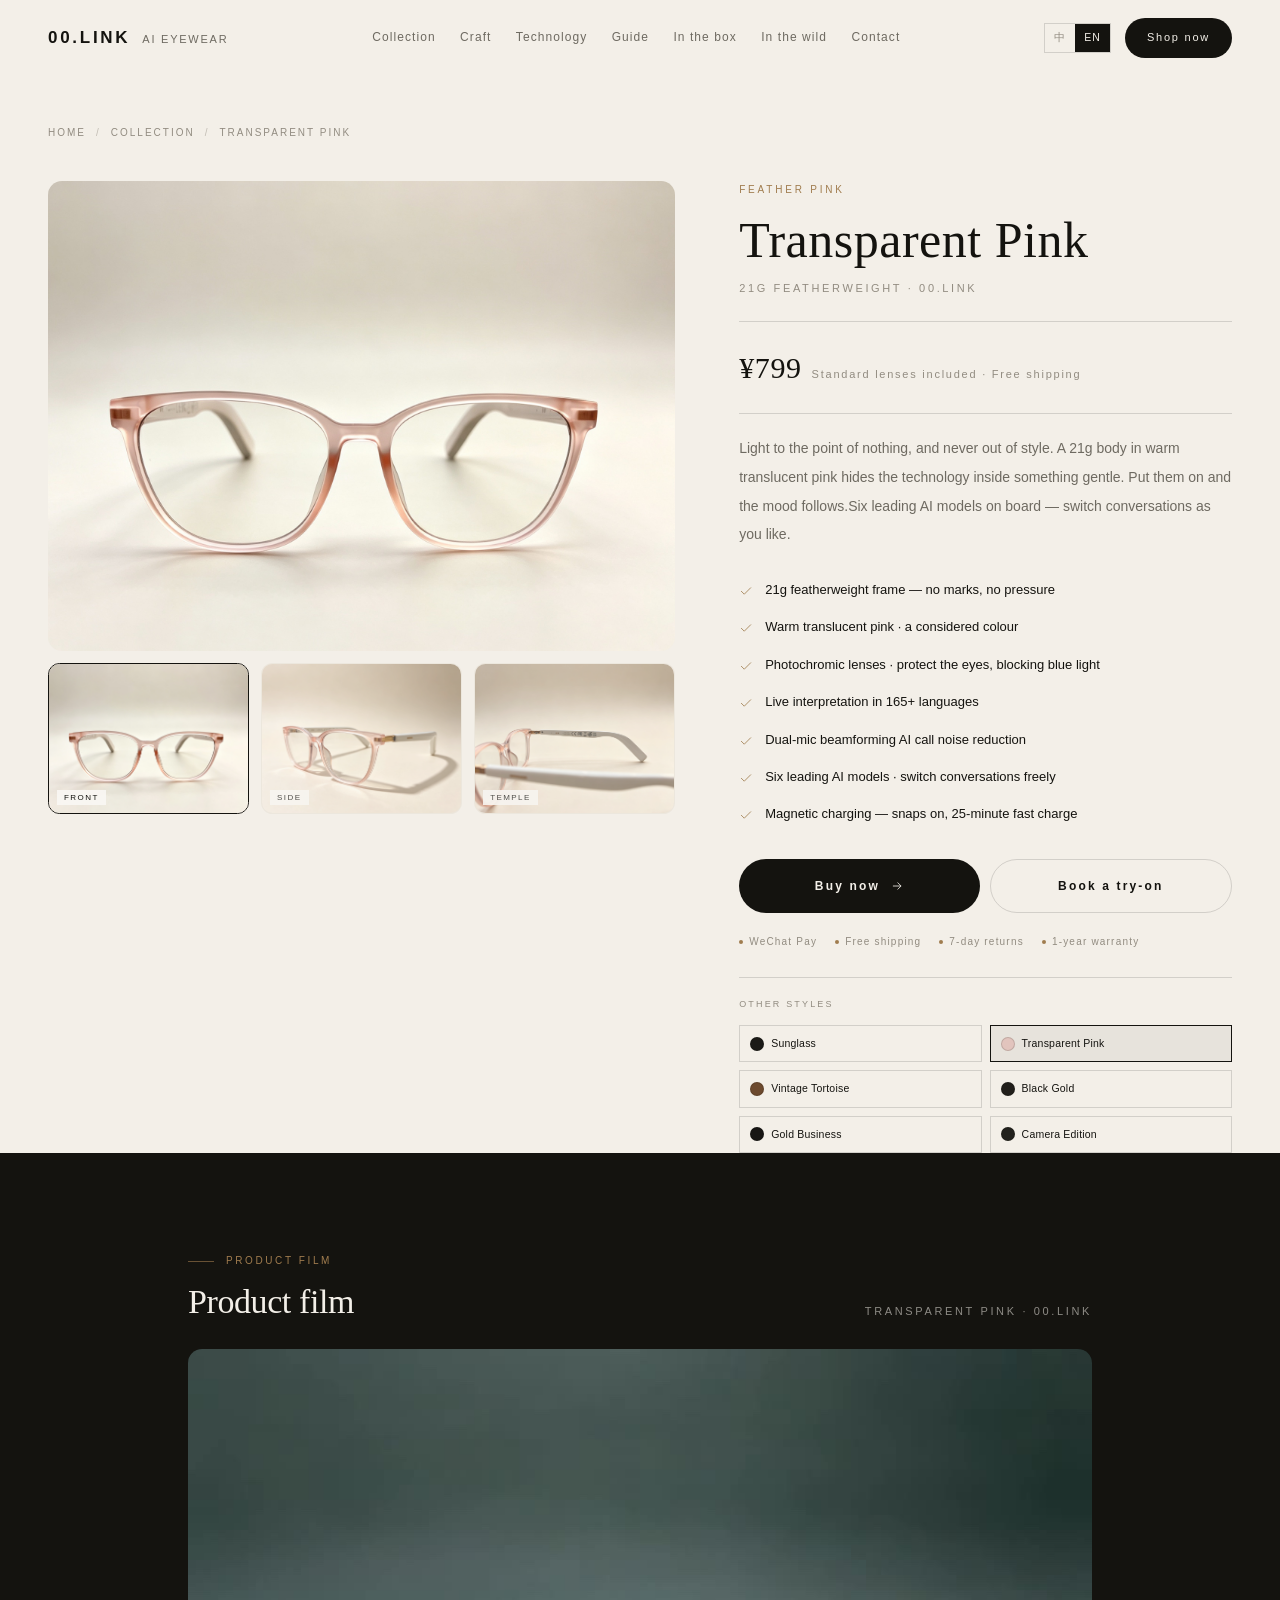
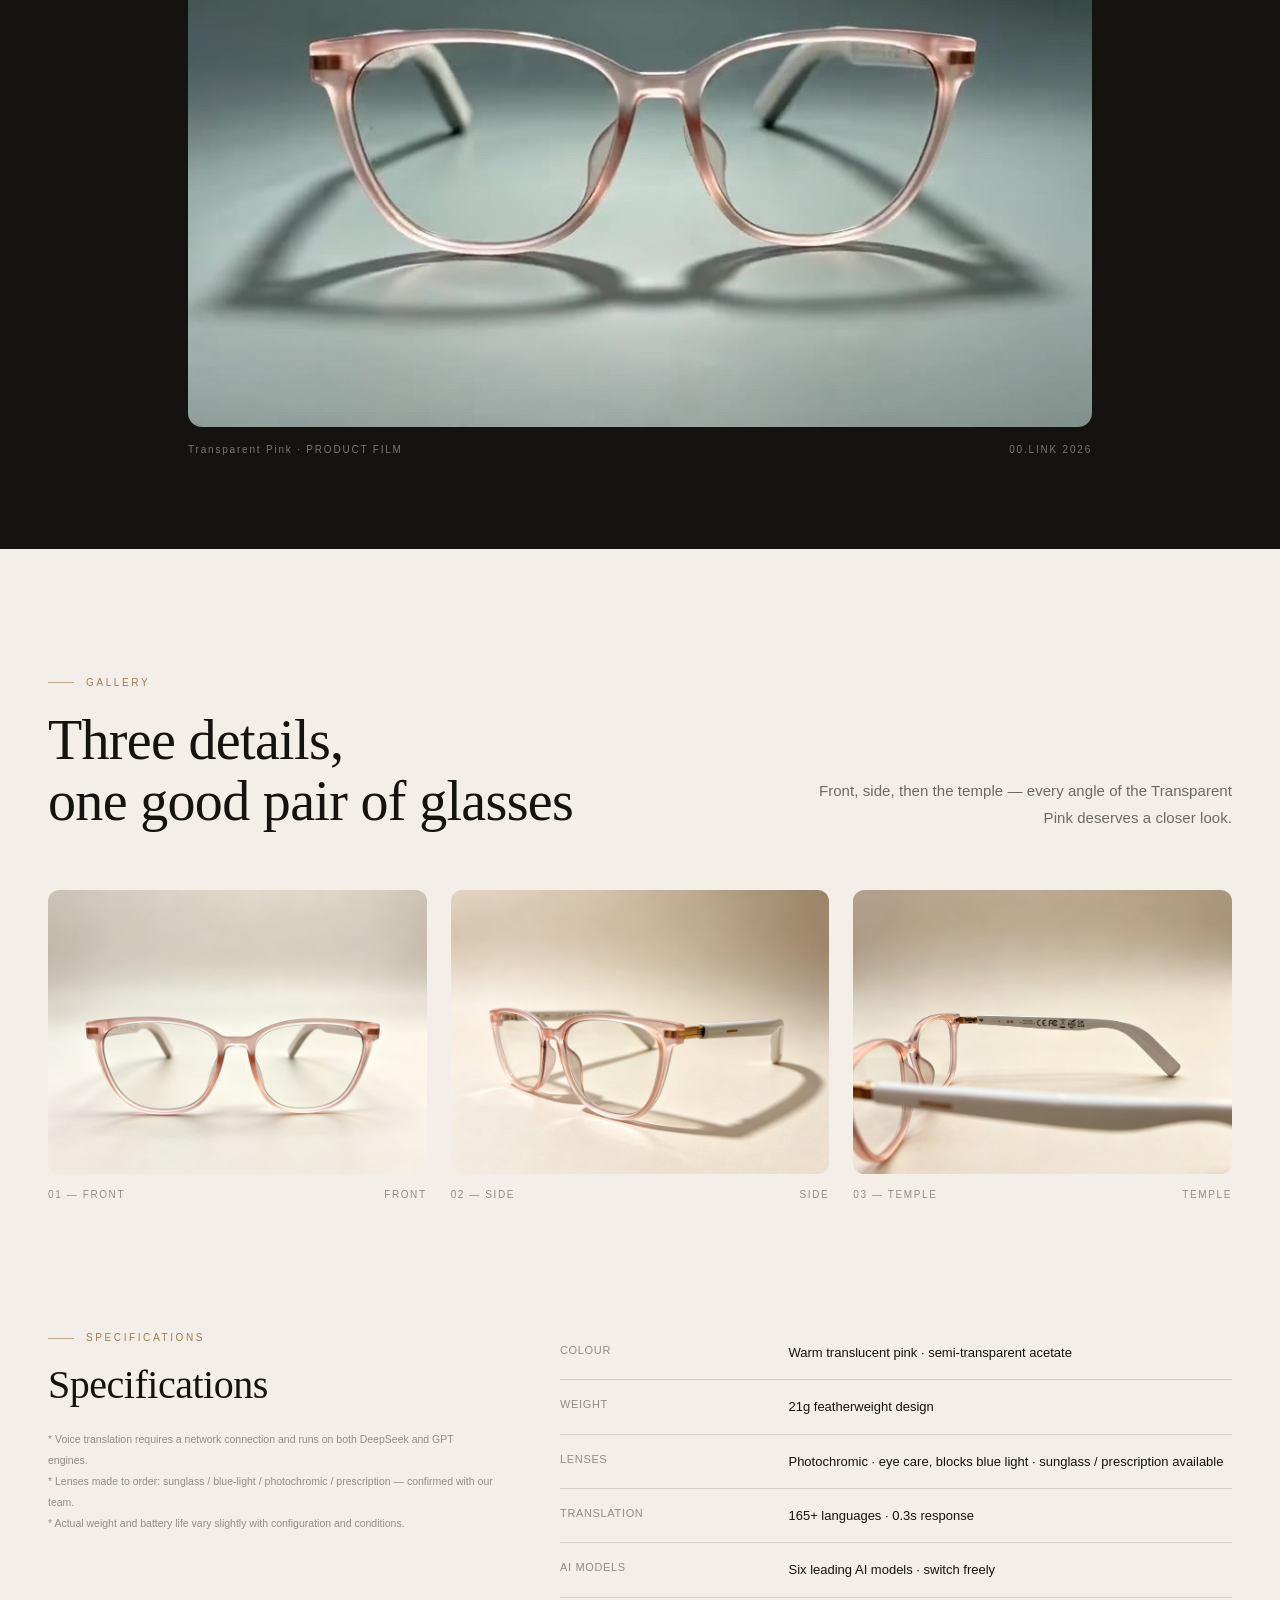
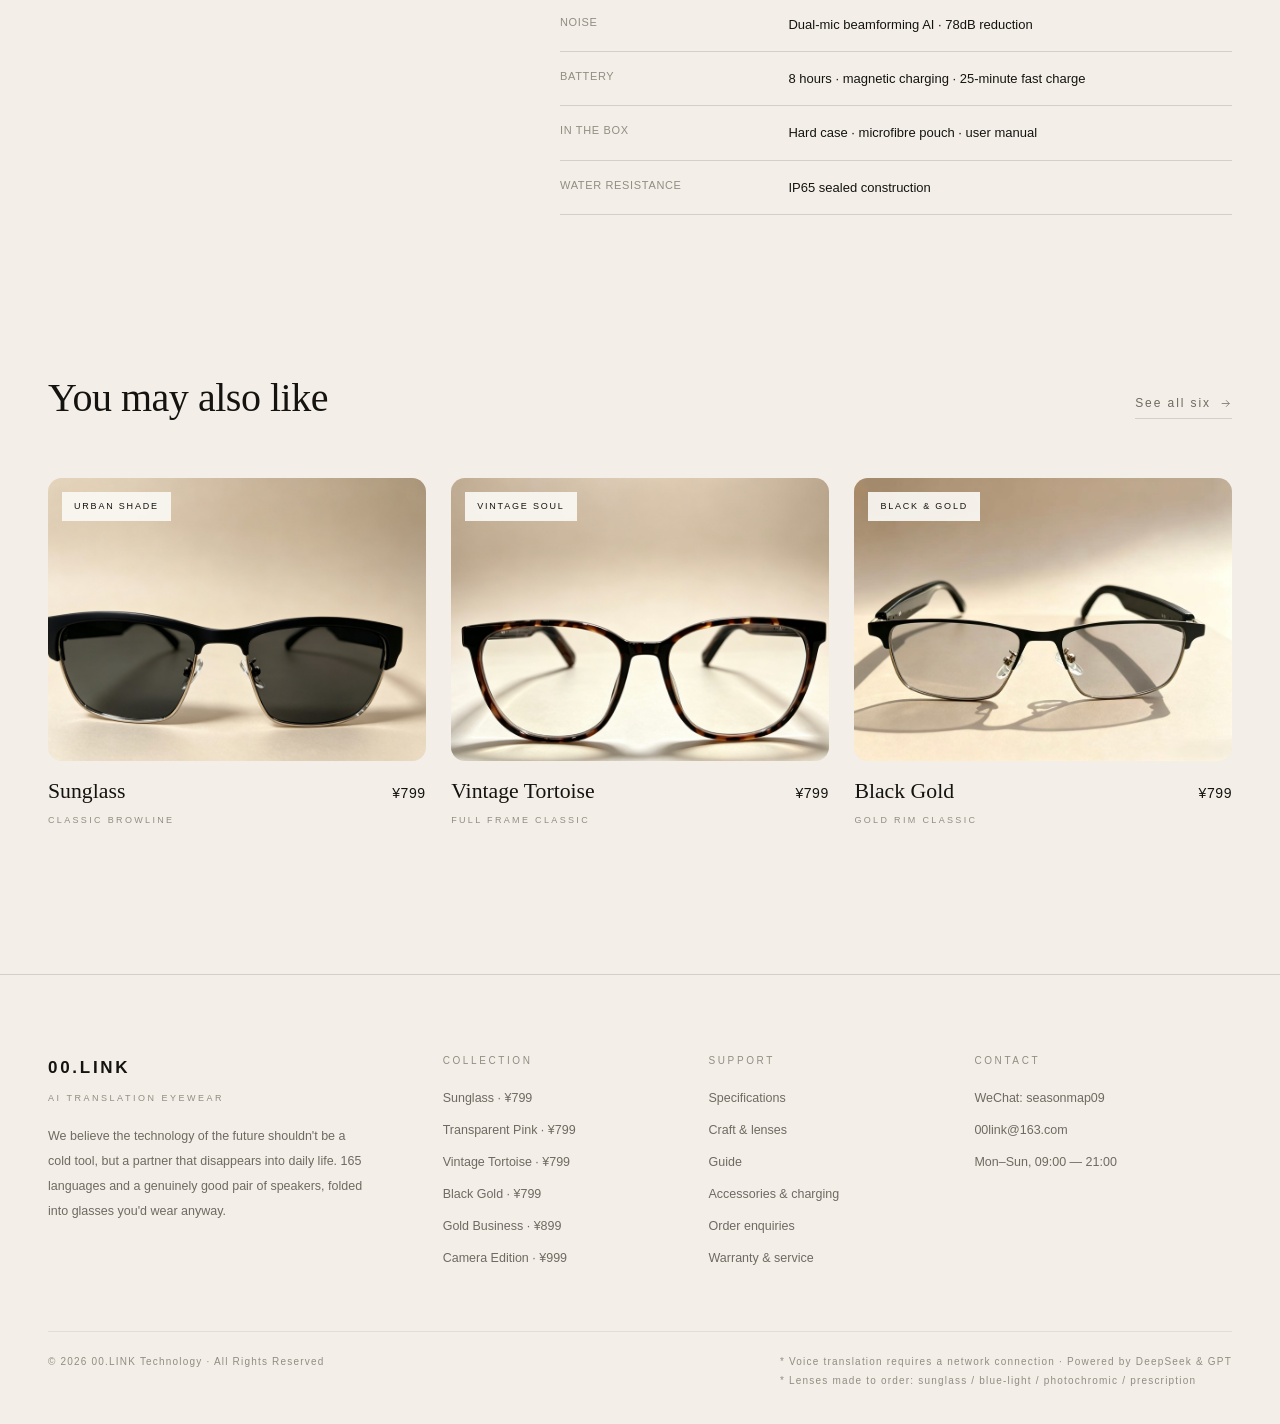
<file: en/product-pink.html>
<!DOCTYPE html>
<html lang="en">
<head>
<meta charset="UTF-8">
<meta name="viewport" content="width=device-width, initial-scale=1.0">
<title>Transparent Pink · ¥799 | 00.LINK AI Translation Eyewear</title>
<meta name="description" content="Transparent Pink · ¥799. 21g light, in a warm translucent pink. As easy as air, every day. Live interpretation in 165+ languages, dual-mic beamforming AI noise cancellation, 8-hour battery.">
<meta name="theme-color" content="#F3EFE8">
<meta property="og:type" content="website">
<meta property="og:locale" content="en_US">
<meta property="og:locale:alternate" content="zh_CN">
<meta property="og:title" content="Transparent Pink · ¥799 | 00.LINK AI Translation Eyewear">
<meta property="og:description" content="Transparent Pink · ¥799. 21g light, in a warm translucent pink. As easy as air, every day. Live interpretation in 165+ languages, dual-mic beamforming AI noise cancellation, 8-hour battery.">
<meta property="og:image" content="../assets/img/pink-1.jpg">
<link rel="alternate" hreflang="zh-CN" href="../product-pink.html">
<link rel="alternate" hreflang="en" href="product-pink.html">
<link rel="icon" href="data:image/svg+xml,%3Csvg xmlns='http://www.w3.org/2000/svg' viewBox='0 0 64 64'%3E%3Crect width='64' height='64' fill='%2314130F'/%3E%3Ctext x='32' y='42' font-family='Helvetica,Arial' font-size='24' font-weight='700' fill='%23F3EFE8' text-anchor='middle'%3E00%3C/text%3E%3C/svg%3E">
<link rel="stylesheet" href="../css/style.css">
<script>window.LINK_I18N={copied:"Copied",menu:"Menu"};</script>
</head>
<body>

<header class="nav">
  <div class="nav-inner">
    <a class="logo" href="index.html"><b>00.LINK</b><span>AI EYEWEAR</span></a>
    <nav class="nav-links">
      <a href="index.html#series">Collection</a>
      <a href="index.html#craft">Craft</a>
      <a href="index.html#tech">Technology</a>
      <a href="index.html#guide">Guide</a>
      <a href="index.html#accessories">In the box</a>
      <a href="index.html#wild">In the wild</a>
      <a href="index.html#contact">Contact</a>
    </nav>
    <div class="nav-right">
      <div class="lang-switch"><a href="../product-pink.html" hreflang="zh-CN" class="lang-zh" aria-label="中文">中</a><a href="product-pink.html" hreflang="en" class="lang-en on" aria-label="English">EN</a></div>
      <a class="nav-buy" href="index.html#series">Shop now</a>
      <button class="menu-btn" aria-label="Menu"><i></i><i></i><i></i></button>
    </div>
  </div>
</header>
<div class="mobile-menu">
  <a href="index.html#series">Collection</a>
  <a href="index.html#craft">Craft</a>
  <a href="index.html#tech">Technology</a>
  <a href="index.html#guide">Guide</a>
  <a href="index.html#accessories">In the box</a>
  <a href="index.html#wild">In the wild</a>
  <a href="index.html#contact">Contact</a>
  <a class="btn btn-dark" href="index.html#series">Shop now</a>
  <div class="lang-switch"><a href="../product-pink.html" hreflang="zh-CN" class="lang-zh" aria-label="中文">中</a><a href="product-pink.html" hreflang="en" class="lang-en on" aria-label="English">EN</a></div>
</div>

<main>
  <section class="p-hero">
    <div class="wrap">
      <div class="crumb"><a href="index.html">Home</a><i>/</i><a href="index.html#series">Collection</a><i>/</i><span>Transparent Pink</span></div>
      <div class="p-grid">
        <div class="p-gallery">
          <div class="gallery-main reveal"><img src="../assets/img/pink-1.jpg" alt="Transparent Pink · 00.LINK AI translation eyewear"></div>
          <div class="gallery-thumbs reveal"><button class="thumb active" data-src="../assets/img/pink-1.jpg" aria-label="Front / FRONT"><img src="../assets/img/pink-1.jpg" alt="Transparent Pink Front / FRONT" loading="lazy"><span class="lab">Front</span></button><button class="thumb" data-src="../assets/img/pink-2.jpg" aria-label="Side / SIDE"><img src="../assets/img/pink-2.jpg" alt="Transparent Pink Side / SIDE" loading="lazy"><span class="lab">Side</span></button><button class="thumb" data-src="../assets/img/pink-3.jpg" aria-label="Temple / TEMPLE"><img src="../assets/img/pink-3.jpg" alt="Transparent Pink Temple / TEMPLE" loading="lazy"><span class="lab">Temple</span></button></div>
        </div>
        <div class="p-info">
          <div class="tag reveal">Feather Pink</div>
          <h1 class="reveal">Transparent Pink</h1>
          <div class="en-line reveal">21G FEATHERWEIGHT · 00.LINK</div>
          <div class="p-price reveal"><b>¥799</b><span>Standard lenses included · Free shipping</span></div>
          <p class="p-desc reveal">Light to the point of nothing, and never out of style. A 21g body in warm translucent pink hides the technology inside something gentle. Put them on and the mood follows.Six leading AI models on board — switch conversations as you like.</p>
          <ul class="p-feats reveal"><li><svg viewBox="0 0 24 24"><path d="M4 12.5l5 5L20 6.5" stroke-linecap="round" stroke-linejoin="round"/></svg><span>21g featherweight frame — no marks, no pressure</span></li><li><svg viewBox="0 0 24 24"><path d="M4 12.5l5 5L20 6.5" stroke-linecap="round" stroke-linejoin="round"/></svg><span>Warm translucent pink · a considered colour</span></li><li><svg viewBox="0 0 24 24"><path d="M4 12.5l5 5L20 6.5" stroke-linecap="round" stroke-linejoin="round"/></svg><span>Photochromic lenses · protect the eyes, blocking blue light</span></li><li><svg viewBox="0 0 24 24"><path d="M4 12.5l5 5L20 6.5" stroke-linecap="round" stroke-linejoin="round"/></svg><span>Live interpretation in 165+ languages</span></li><li><svg viewBox="0 0 24 24"><path d="M4 12.5l5 5L20 6.5" stroke-linecap="round" stroke-linejoin="round"/></svg><span>Dual-mic beamforming AI call noise reduction</span></li><li><svg viewBox="0 0 24 24"><path d="M4 12.5l5 5L20 6.5" stroke-linecap="round" stroke-linejoin="round"/></svg><span>Six leading AI models · switch conversations freely</span></li><li><svg viewBox="0 0 24 24"><path d="M4 12.5l5 5L20 6.5" stroke-linecap="round" stroke-linejoin="round"/></svg><span>Magnetic charging — snaps on, 25-minute fast charge</span></li></ul>
          <div class="p-actions reveal">
            <button class="btn btn-dark" onclick="openBuy('Transparent Pink', 799, '../assets/img/pink-1.jpg')">Buy now <svg viewBox="0 0 24 24" fill="none" stroke="currentColor" stroke-width="1.4"><path d="M5 12h14M13 6l6 6-6 6"/></svg></button>
            <button class="btn btn-outline" onclick="copyText('seasonmap09')">Book a try-on</button>
          </div>
          <div class="p-notes reveal">
            <span>WeChat Pay</span><span>Free shipping</span><span>7-day returns</span><span>1-year warranty</span>
          </div>
          <div class="swatches reveal">
            <h4>Other styles</h4>
            <div class="swatch-row"><a class="swatch" href="product-sunglass.html"><i style="background:#1b1a17"></i>Sunglass</a><a class="swatch active" href="product-pink.html"><i style="background:#e2c4bd"></i>Transparent Pink</a><a class="swatch" href="product-tortoise.html"><i style="background:#6d4a2e"></i>Vintage Tortoise</a><a class="swatch" href="product-blackgold.html"><i style="background:#211f1b"></i>Black Gold</a><a class="swatch" href="product-business.html"><i style="background:#171614"></i>Gold Business</a><a class="swatch" href="product-camera.html"><i style="background:#22211d"></i>Camera Edition</a></div>
          </div>
        </div>
      </div>
    </div>
  </section>

  <section class="p-film">
    <div class="wrap">
      <div class="p-film-head">
        <div>
          <span class="eyebrow reveal">PRODUCT FILM</span>
          <h2 class="h2 reveal" style="margin-top:14px">Product film</h2>
        </div>
        <div class="en-line">Transparent Pink · 00.LINK</div>
      </div>
      <div class="reveal"><div class="p-film-media"><video autoplay muted loop playsinline poster="../assets/img/poster-pink.jpg" src="../assets/video/pink.mp4"></video></div><div class="p-film-cap"><span>Transparent Pink · PRODUCT FILM</span><span>00.LINK 2026</span></div></div>
    </div>
  </section>

  <section class="section">
    <div class="wrap">
      <div class="sec-head">
        <div>
          <span class="eyebrow reveal">Gallery</span>
          <h2 class="h2 reveal">Three details,<br>one good pair of glasses</h2>
        </div>
        <p class="lead reveal">Front, side, then the temple — every angle of the Transparent Pink deserves a closer look.</p>
      </div>
      <div class="detail-gallery"><figure class="g1 reveal"><div class="ph"><img src="../assets/img/pink-1.jpg" alt="Transparent Pink Front / FRONT" loading="lazy"></div><figcaption><span>01 — FRONT</span><span>Front</span></figcaption></figure><figure class="g2 reveal"><div class="ph"><img src="../assets/img/pink-2.jpg" alt="Transparent Pink Side / SIDE" loading="lazy"></div><figcaption><span>02 — SIDE</span><span>Side</span></figcaption></figure><figure class="g3 reveal"><div class="ph"><img src="../assets/img/pink-3.jpg" alt="Transparent Pink Temple / TEMPLE" loading="lazy"></div><figcaption><span>03 — TEMPLE</span><span>Temple</span></figcaption></figure></div>
    </div>
  </section>

  <section class="section" style="padding-top:0">
    <div class="wrap">
      <div class="spec-wrap">
        <div>
          <span class="eyebrow reveal">Specifications</span>
          <h2 class="h2 reveal" style="margin-top:16px;font-size:clamp(26px,3.4vw,40px)">Specifications</h2>
          <p class="spec-note reveal">* Voice translation requires a network connection and runs on both DeepSeek and GPT engines.<br>* Lenses made to order: sunglass / blue-light / photochromic / prescription — confirmed with our team.<br>* Actual weight and battery life vary slightly with configuration and conditions.</p>
        </div>
        <table class="spec-table reveal"><tr><td>Colour</td><td>Warm translucent pink · semi-transparent acetate</td></tr><tr><td>Weight</td><td>21g featherweight design</td></tr><tr><td>Lenses</td><td>Photochromic · eye care, blocks blue light · sunglass / prescription available</td></tr><tr><td>Translation</td><td>165+ languages · 0.3s response</td></tr><tr><td>AI models</td><td>Six leading AI models · switch freely</td></tr><tr><td>Noise</td><td>Dual-mic beamforming AI · 78dB reduction</td></tr><tr><td>Battery</td><td>8 hours · magnetic charging · 25-minute fast charge</td></tr><tr><td>In the box</td><td>Hard case · microfibre pouch · user manual</td></tr><tr><td>Water resistance</td><td>IP65 sealed construction</td></tr></table>
      </div>
    </div>
  </section>

  <section class="section" style="padding-top:0">
    <div class="wrap">
      <div class="sec-head">
        <div>
          <span class="eyebrow reveal">More styles</span>
          <h2 class="h2 reveal" style="font-size:clamp(26px,3.4vw,40px)">You may also like</h2>
        </div>
        <p class="lead reveal"><a class="link-u" href="index.html#series">See all six <svg viewBox="0 0 24 24" fill="none" stroke="currentColor" stroke-width="1.4"><path d="M5 12h14M13 6l6 6-6 6"/></svg></a></p>
      </div>
      <div class="related">
    <a class="card reveal" href="product-sunglass.html" data-video>
      <div class="card-media">
        <video muted loop playsinline preload="none" poster="../assets/img/poster-sunglass.jpg" src="../assets/video/sunglass.mp4"></video>
        <img src="../assets/img/sunglass-1.jpg" alt="Sunglass · 00.LINK AI translation eyewear" loading="lazy">
        <span class="card-badge">Urban Shade</span>
      </div>
      <div class="card-meta">
        <div>
          <div class="card-name">Sunglass</div>
          <span class="card-en">CLASSIC BROWLINE</span>
          <span class="card-arrow">View <svg viewBox="0 0 24 24" fill="none" stroke="currentColor" stroke-width="1.4"><path d="M5 12h14M13 6l6 6-6 6"/></svg></span>
        </div>
        <div class="card-price">¥799</div>
      </div>
    </a>
    <a class="card reveal" href="product-tortoise.html" data-video>
      <div class="card-media">
        <video muted loop playsinline preload="none" poster="../assets/img/poster-tortoise.jpg" src="../assets/video/tortoise.mp4"></video>
        <img src="../assets/img/tortoise-1.jpg" alt="Vintage Tortoise · 00.LINK AI translation eyewear" loading="lazy">
        <span class="card-badge">Vintage Soul</span>
      </div>
      <div class="card-meta">
        <div>
          <div class="card-name">Vintage Tortoise</div>
          <span class="card-en">FULL FRAME CLASSIC</span>
          <span class="card-arrow">View <svg viewBox="0 0 24 24" fill="none" stroke="currentColor" stroke-width="1.4"><path d="M5 12h14M13 6l6 6-6 6"/></svg></span>
        </div>
        <div class="card-price">¥799</div>
      </div>
    </a>
    <a class="card reveal" href="product-blackgold.html" data-video>
      <div class="card-media">
        <video muted loop playsinline preload="none" poster="../assets/img/poster-blackgold.jpg" src="../assets/video/blackgold.mp4"></video>
        <img src="../assets/img/blackgold-1.jpg" alt="Black Gold · 00.LINK AI translation eyewear" loading="lazy">
        <span class="card-badge">Black & Gold</span>
      </div>
      <div class="card-meta">
        <div>
          <div class="card-name">Black Gold</div>
          <span class="card-en">GOLD RIM CLASSIC</span>
          <span class="card-arrow">View <svg viewBox="0 0 24 24" fill="none" stroke="currentColor" stroke-width="1.4"><path d="M5 12h14M13 6l6 6-6 6"/></svg></span>
        </div>
        <div class="card-price">¥799</div>
      </div>
    </a></div>
    </div>
  </section>
</main>

<footer class="footer">
  <div class="wrap">
    <div class="foot-grid">
      <div class="foot-brand">
        <b>00.LINK</b><span>AI TRANSLATION EYEWEAR</span>
        <p>We believe the technology of the future shouldn't be a cold tool, but a partner that disappears into daily life. 165 languages and a genuinely good pair of speakers, folded into glasses you'd wear anyway.</p>
      </div>
      <div class="foot-col">
        <h4>Collection</h4>
        <a href="product-sunglass.html">Sunglass · ¥799</a><a href="product-pink.html">Transparent Pink · ¥799</a><a href="product-tortoise.html">Vintage Tortoise · ¥799</a><a href="product-blackgold.html">Black Gold · ¥799</a><a href="product-business.html">Gold Business · ¥899</a><a href="product-camera.html">Camera Edition · ¥999</a>
      </div>
      <div class="foot-col">
        <h4>Support</h4>
        <a href="index.html#tech">Specifications</a>
        <a href="index.html#craft">Craft & lenses</a>
        <a href="index.html#guide">Guide</a>
        <a href="index.html#accessories">Accessories & charging</a>
        <a href="index.html#contact">Order enquiries</a>
        <a href="index.html#contact">Warranty & service</a>
      </div>
      <div class="foot-col">
        <h4>Contact</h4>
        <p>WeChat: seasonmap09</p>
        <a href="mailto:00link@163.com">00link@163.com</a>
        <p>Mon–Sun, 09:00 — 21:00</p>
      </div>
    </div>
    <div class="foot-bottom">
      <span>© <span data-year>2026</span> 00.LINK Technology · All Rights Reserved</span>
      <span>* Voice translation requires a network connection · Powered by DeepSeek &amp; GPT<br>* Lenses made to order: sunglass / blue-light / photochromic / prescription</span>
    </div>
  </div>
</footer>

<div class="modal" id="buyModal">
  <div class="modal-card">
    <button class="modal-close" onclick="closeBuy()" aria-label="Close">×</button>
    <h3>Order enquiry</h3>
    <div class="en-line">CONCIERGE · 1 ON 1</div>
    <div class="modal-prod">
      <img data-buy-img src="../assets/img/pink-1.jpg" alt="">
      <div><b data-buy-name>Transparent Pink</b><span data-buy-price>¥799</span></div>
    </div>
    <div class="modal-contact">
      <div class="row"><span>01 &nbsp; Add our WeChat</span><button onclick="copyText('seasonmap09')">Copy ID</button></div>
      <div class="row"><span>02 &nbsp; Confirm style & lenses</span><span style="color:var(--muted-2)">seasonmap09</span></div>
      <div class="row"><span>03 &nbsp; Pay via WeChat</span><span style="color:var(--muted-2)">WeChat Pay accepted</span></div>
      <div class="row"><span>04 &nbsp; Ships by SF Express</span><span style="color:var(--muted-2)">Within 48 hours</span></div>
    </div>
    <div style="display:flex;gap:10px;margin-top:18px;">
      <button class="btn btn-dark" style="flex:1;height:48px" onclick="copyText('seasonmap09')">Copy WeChat ID</button>
      <a class="btn btn-outline" style="flex:1;height:48px" href="mailto:00link@163.com">Email us</a>
    </div>
    <p class="note">WeChat Pay · Free SF Express shipping · 7-day returns · 1-year warranty</p>
  </div>
</div>
<div class="toast" id="toast"></div>
<script src="../js/site.js"></script>
</body>
</html>
</file>
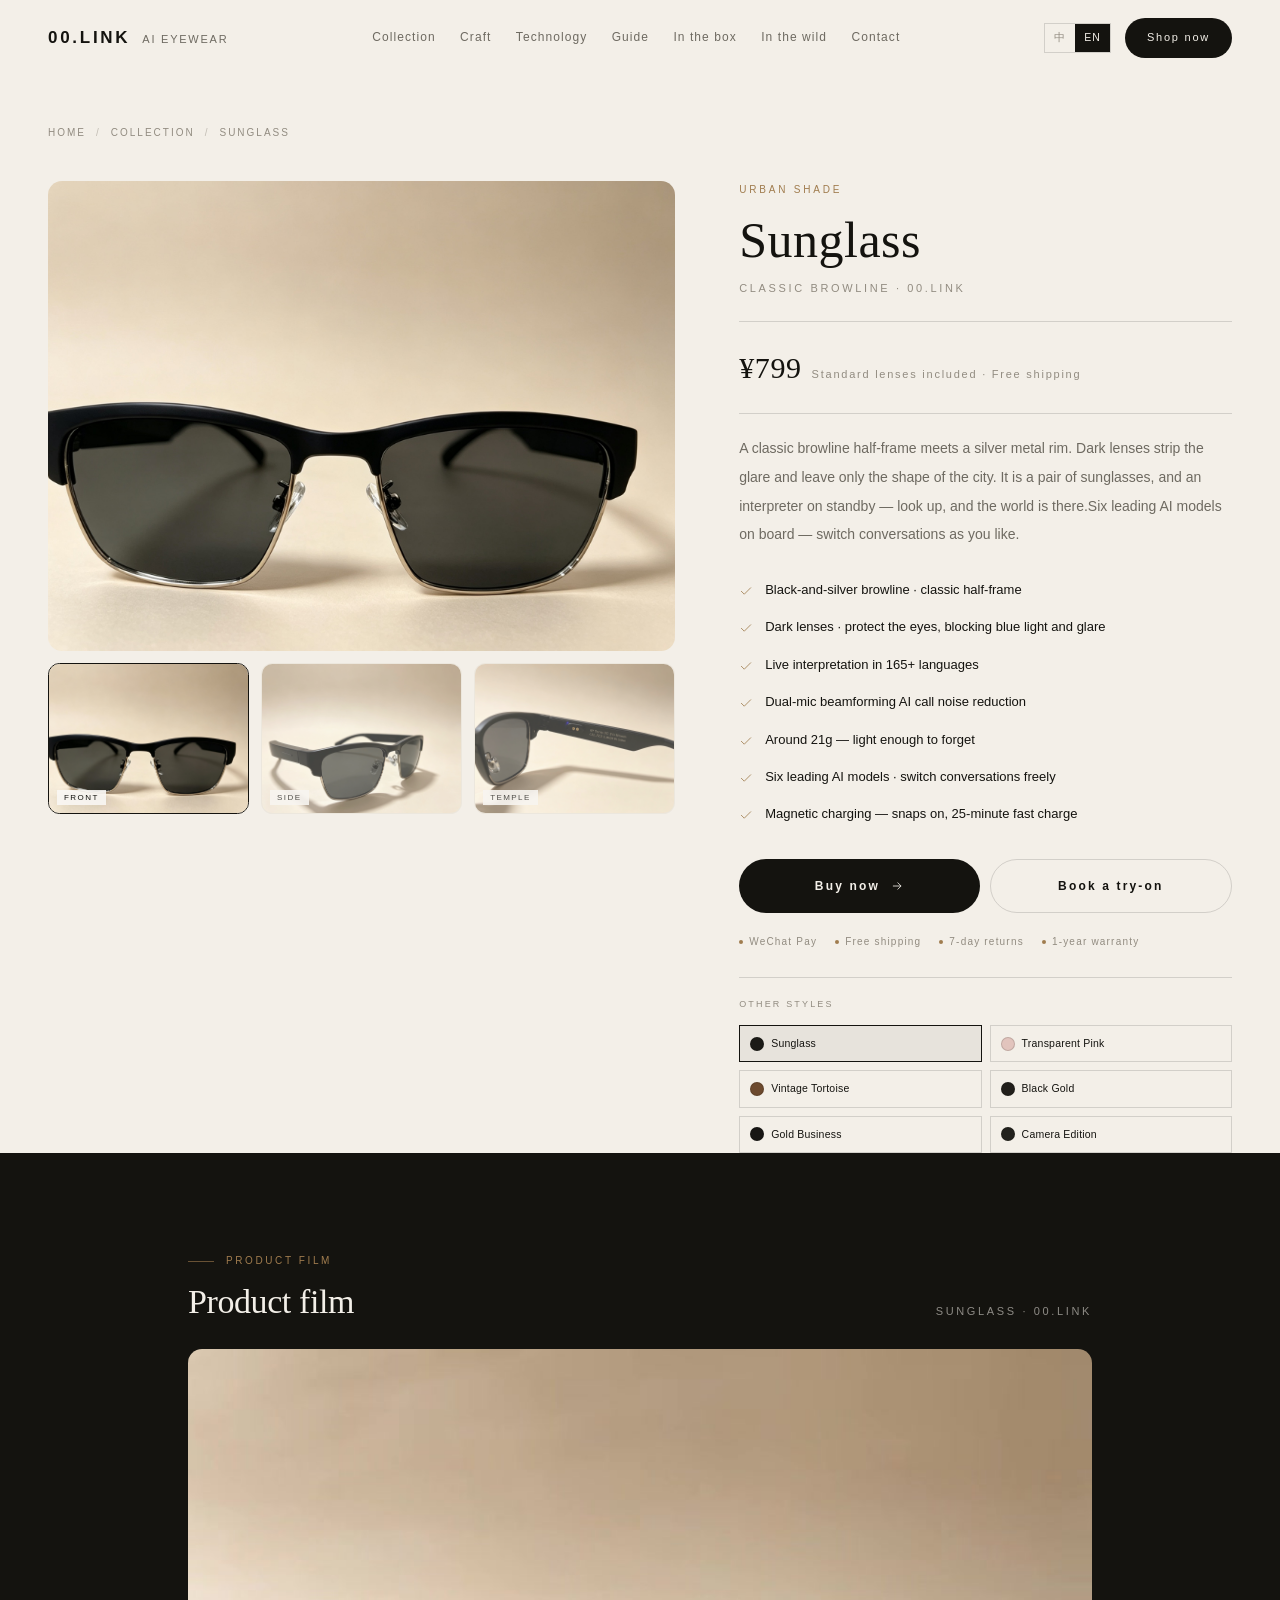
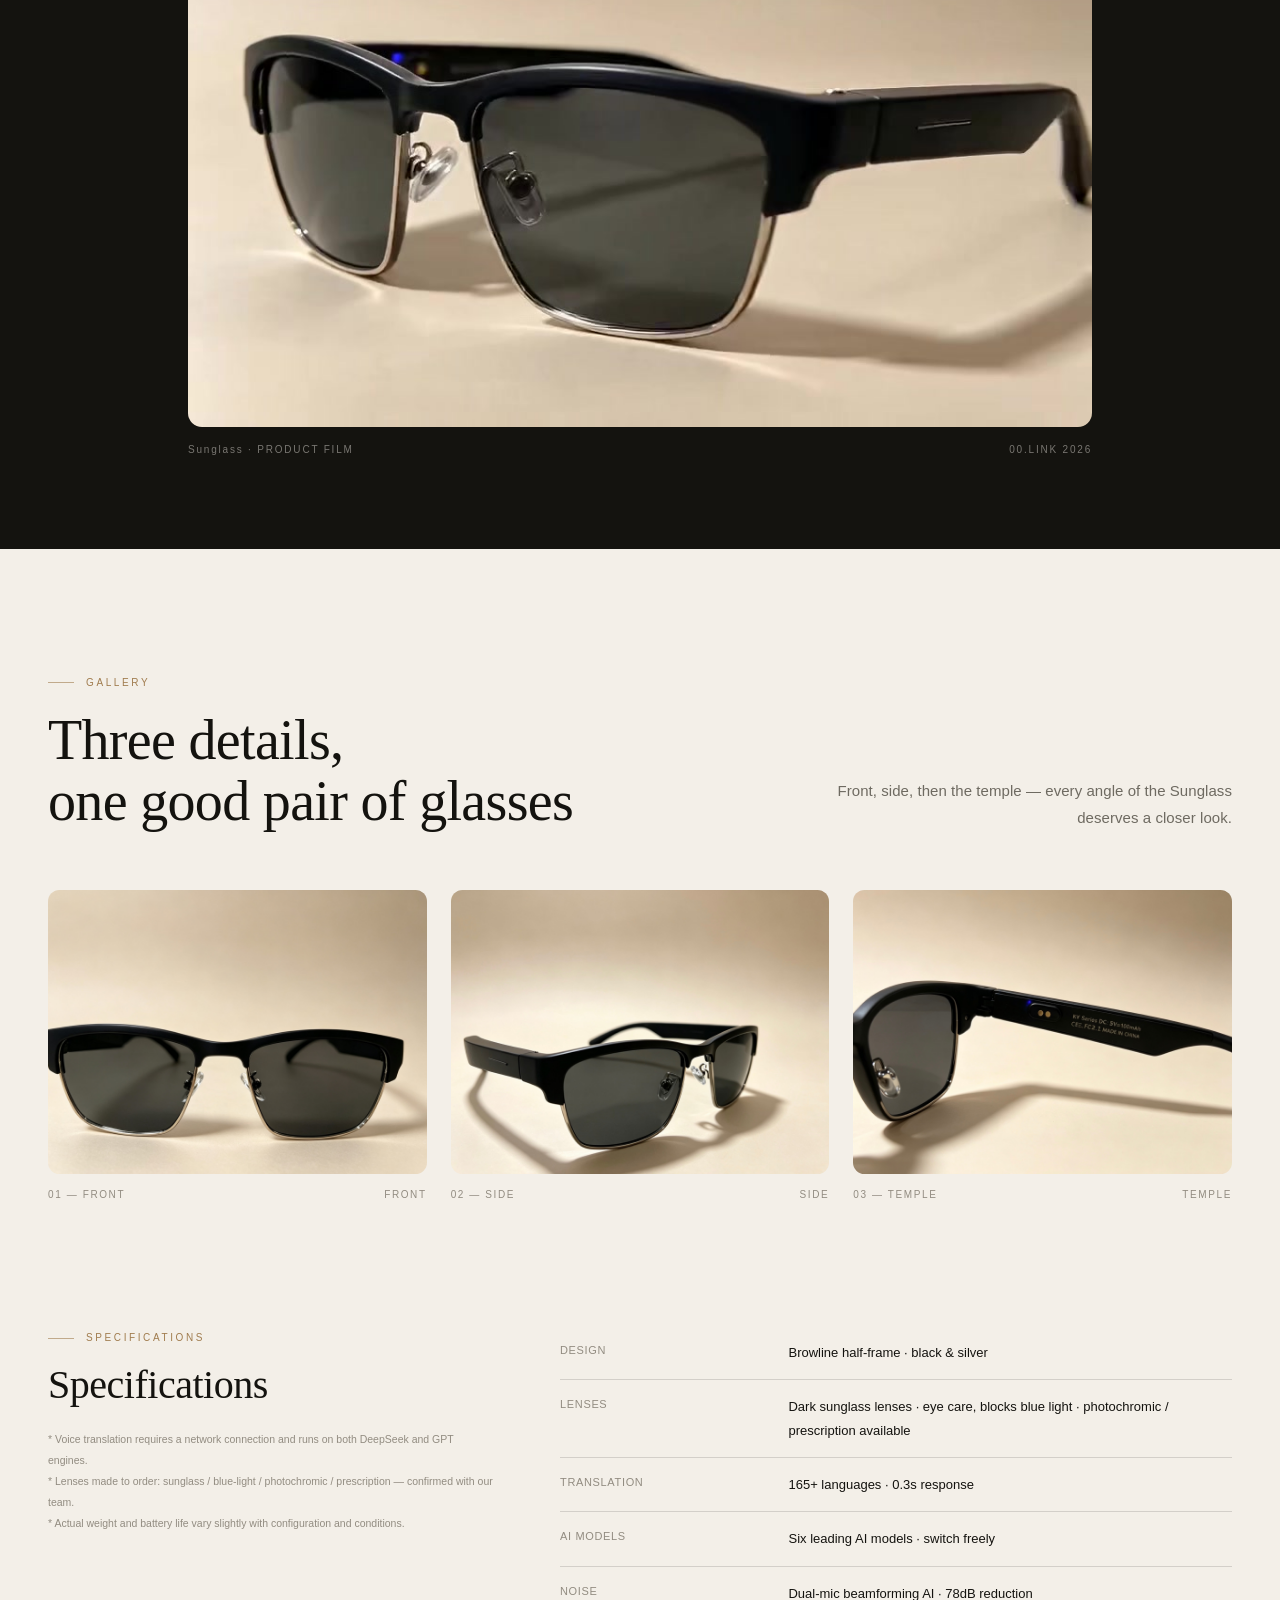
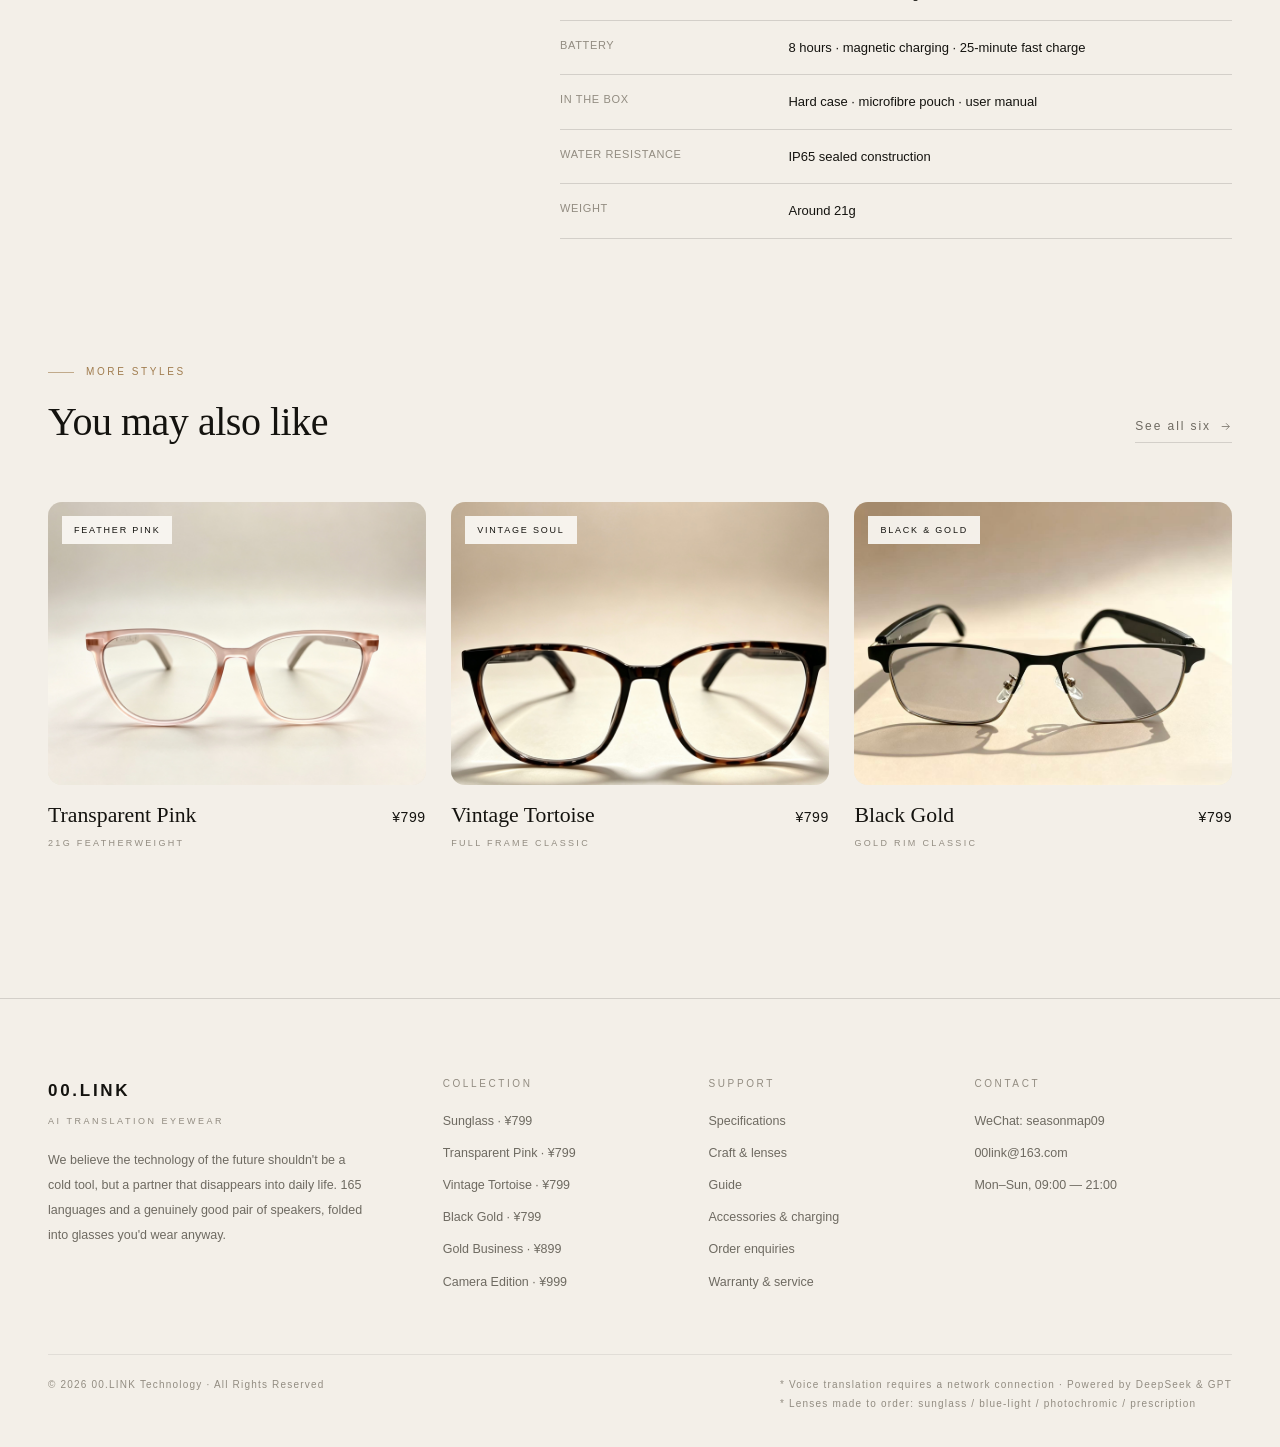
<file: en/product-sunglass.html>
<!DOCTYPE html>
<html lang="en">
<head>
<meta charset="UTF-8">
<meta name="viewport" content="width=device-width, initial-scale=1.0">
<title>Sunglass · ¥799 | 00.LINK AI Translation Eyewear</title>
<meta name="description" content="Sunglass · ¥799. Black-and-silver browline, dark lenses. Composure in the sun, an edge on the street. Live interpretation in 165+ languages, dual-mic beamforming AI noise cancellation, 8-hour battery.">
<meta name="theme-color" content="#F3EFE8">
<meta property="og:type" content="website">
<meta property="og:locale" content="en_US">
<meta property="og:locale:alternate" content="zh_CN">
<meta property="og:title" content="Sunglass · ¥799 | 00.LINK AI Translation Eyewear">
<meta property="og:description" content="Sunglass · ¥799. Black-and-silver browline, dark lenses. Composure in the sun, an edge on the street. Live interpretation in 165+ languages, dual-mic beamforming AI noise cancellation, 8-hour battery.">
<meta property="og:image" content="../assets/img/sunglass-1.jpg">
<link rel="alternate" hreflang="zh-CN" href="../product-sunglass.html">
<link rel="alternate" hreflang="en" href="product-sunglass.html">
<link rel="icon" href="data:image/svg+xml,%3Csvg xmlns='http://www.w3.org/2000/svg' viewBox='0 0 64 64'%3E%3Crect width='64' height='64' fill='%2314130F'/%3E%3Ctext x='32' y='42' font-family='Helvetica,Arial' font-size='24' font-weight='700' fill='%23F3EFE8' text-anchor='middle'%3E00%3C/text%3E%3C/svg%3E">
<link rel="stylesheet" href="../css/style.css">
<script>window.LINK_I18N={copied:"Copied",menu:"Menu"};</script>
</head>
<body>

<header class="nav">
  <div class="nav-inner">
    <a class="logo" href="index.html"><b>00.LINK</b><span>AI EYEWEAR</span></a>
    <nav class="nav-links">
      <a href="index.html#series">Collection</a>
      <a href="index.html#craft">Craft</a>
      <a href="index.html#tech">Technology</a>
      <a href="index.html#guide">Guide</a>
      <a href="index.html#accessories">In the box</a>
      <a href="index.html#wild">In the wild</a>
      <a href="index.html#contact">Contact</a>
    </nav>
    <div class="nav-right">
      <div class="lang-switch"><a href="../product-sunglass.html" hreflang="zh-CN" class="lang-zh" aria-label="中文">中</a><a href="product-sunglass.html" hreflang="en" class="lang-en on" aria-label="English">EN</a></div>
      <a class="nav-buy" href="index.html#series">Shop now</a>
      <button class="menu-btn" aria-label="Menu"><i></i><i></i><i></i></button>
    </div>
  </div>
</header>
<div class="mobile-menu">
  <a href="index.html#series">Collection</a>
  <a href="index.html#craft">Craft</a>
  <a href="index.html#tech">Technology</a>
  <a href="index.html#guide">Guide</a>
  <a href="index.html#accessories">In the box</a>
  <a href="index.html#wild">In the wild</a>
  <a href="index.html#contact">Contact</a>
  <a class="btn btn-dark" href="index.html#series">Shop now</a>
  <div class="lang-switch"><a href="../product-sunglass.html" hreflang="zh-CN" class="lang-zh" aria-label="中文">中</a><a href="product-sunglass.html" hreflang="en" class="lang-en on" aria-label="English">EN</a></div>
</div>

<main>
  <section class="p-hero">
    <div class="wrap">
      <div class="crumb"><a href="index.html">Home</a><i>/</i><a href="index.html#series">Collection</a><i>/</i><span>Sunglass</span></div>
      <div class="p-grid">
        <div class="p-gallery">
          <div class="gallery-main reveal"><img src="../assets/img/sunglass-1.jpg" alt="Sunglass · 00.LINK AI translation eyewear"></div>
          <div class="gallery-thumbs reveal"><button class="thumb active" data-src="../assets/img/sunglass-1.jpg" aria-label="Front / FRONT"><img src="../assets/img/sunglass-1.jpg" alt="Sunglass Front / FRONT" loading="lazy"><span class="lab">Front</span></button><button class="thumb" data-src="../assets/img/sunglass-2.jpg" aria-label="Side / SIDE"><img src="../assets/img/sunglass-2.jpg" alt="Sunglass Side / SIDE" loading="lazy"><span class="lab">Side</span></button><button class="thumb" data-src="../assets/img/sunglass-3.jpg" aria-label="Temple / TEMPLE"><img src="../assets/img/sunglass-3.jpg" alt="Sunglass Temple / TEMPLE" loading="lazy"><span class="lab">Temple</span></button></div>
        </div>
        <div class="p-info">
          <div class="tag reveal">Urban Shade</div>
          <h1 class="reveal">Sunglass</h1>
          <div class="en-line reveal">CLASSIC BROWLINE · 00.LINK</div>
          <div class="p-price reveal"><b>¥799</b><span>Standard lenses included · Free shipping</span></div>
          <p class="p-desc reveal">A classic browline half-frame meets a silver metal rim. Dark lenses strip the glare and leave only the shape of the city. It is a pair of sunglasses, and an interpreter on standby — look up, and the world is there.Six leading AI models on board — switch conversations as you like.</p>
          <ul class="p-feats reveal"><li><svg viewBox="0 0 24 24"><path d="M4 12.5l5 5L20 6.5" stroke-linecap="round" stroke-linejoin="round"/></svg><span>Black-and-silver browline · classic half-frame</span></li><li><svg viewBox="0 0 24 24"><path d="M4 12.5l5 5L20 6.5" stroke-linecap="round" stroke-linejoin="round"/></svg><span>Dark lenses · protect the eyes, blocking blue light and glare</span></li><li><svg viewBox="0 0 24 24"><path d="M4 12.5l5 5L20 6.5" stroke-linecap="round" stroke-linejoin="round"/></svg><span>Live interpretation in 165+ languages</span></li><li><svg viewBox="0 0 24 24"><path d="M4 12.5l5 5L20 6.5" stroke-linecap="round" stroke-linejoin="round"/></svg><span>Dual-mic beamforming AI call noise reduction</span></li><li><svg viewBox="0 0 24 24"><path d="M4 12.5l5 5L20 6.5" stroke-linecap="round" stroke-linejoin="round"/></svg><span>Around 21g — light enough to forget</span></li><li><svg viewBox="0 0 24 24"><path d="M4 12.5l5 5L20 6.5" stroke-linecap="round" stroke-linejoin="round"/></svg><span>Six leading AI models · switch conversations freely</span></li><li><svg viewBox="0 0 24 24"><path d="M4 12.5l5 5L20 6.5" stroke-linecap="round" stroke-linejoin="round"/></svg><span>Magnetic charging — snaps on, 25-minute fast charge</span></li></ul>
          <div class="p-actions reveal">
            <button class="btn btn-dark" onclick="openBuy('Sunglass', 799, '../assets/img/sunglass-1.jpg')">Buy now <svg viewBox="0 0 24 24" fill="none" stroke="currentColor" stroke-width="1.4"><path d="M5 12h14M13 6l6 6-6 6"/></svg></button>
            <button class="btn btn-outline" onclick="copyText('seasonmap09')">Book a try-on</button>
          </div>
          <div class="p-notes reveal">
            <span>WeChat Pay</span><span>Free shipping</span><span>7-day returns</span><span>1-year warranty</span>
          </div>
          <div class="swatches reveal">
            <h4>Other styles</h4>
            <div class="swatch-row"><a class="swatch active" href="product-sunglass.html"><i style="background:#1b1a17"></i>Sunglass</a><a class="swatch" href="product-pink.html"><i style="background:#e2c4bd"></i>Transparent Pink</a><a class="swatch" href="product-tortoise.html"><i style="background:#6d4a2e"></i>Vintage Tortoise</a><a class="swatch" href="product-blackgold.html"><i style="background:#211f1b"></i>Black Gold</a><a class="swatch" href="product-business.html"><i style="background:#171614"></i>Gold Business</a><a class="swatch" href="product-camera.html"><i style="background:#22211d"></i>Camera Edition</a></div>
          </div>
        </div>
      </div>
    </div>
  </section>

  <section class="p-film">
    <div class="wrap">
      <div class="p-film-head">
        <div>
          <span class="eyebrow reveal">PRODUCT FILM</span>
          <h2 class="h2 reveal" style="margin-top:14px">Product film</h2>
        </div>
        <div class="en-line">Sunglass · 00.LINK</div>
      </div>
      <div class="reveal"><div class="p-film-media"><video autoplay muted loop playsinline poster="../assets/img/poster-sunglass.jpg" src="../assets/video/sunglass.mp4"></video></div><div class="p-film-cap"><span>Sunglass · PRODUCT FILM</span><span>00.LINK 2026</span></div></div>
    </div>
  </section>

  <section class="section">
    <div class="wrap">
      <div class="sec-head">
        <div>
          <span class="eyebrow reveal">Gallery</span>
          <h2 class="h2 reveal">Three details,<br>one good pair of glasses</h2>
        </div>
        <p class="lead reveal">Front, side, then the temple — every angle of the Sunglass deserves a closer look.</p>
      </div>
      <div class="detail-gallery"><figure class="g1 reveal"><div class="ph"><img src="../assets/img/sunglass-1.jpg" alt="Sunglass Front / FRONT" loading="lazy"></div><figcaption><span>01 — FRONT</span><span>Front</span></figcaption></figure><figure class="g2 reveal"><div class="ph"><img src="../assets/img/sunglass-2.jpg" alt="Sunglass Side / SIDE" loading="lazy"></div><figcaption><span>02 — SIDE</span><span>Side</span></figcaption></figure><figure class="g3 reveal"><div class="ph"><img src="../assets/img/sunglass-3.jpg" alt="Sunglass Temple / TEMPLE" loading="lazy"></div><figcaption><span>03 — TEMPLE</span><span>Temple</span></figcaption></figure></div>
    </div>
  </section>

  <section class="section" style="padding-top:0">
    <div class="wrap">
      <div class="spec-wrap">
        <div>
          <span class="eyebrow reveal">Specifications</span>
          <h2 class="h2 reveal" style="margin-top:16px;font-size:clamp(26px,3.4vw,40px)">Specifications</h2>
          <p class="spec-note reveal">* Voice translation requires a network connection and runs on both DeepSeek and GPT engines.<br>* Lenses made to order: sunglass / blue-light / photochromic / prescription — confirmed with our team.<br>* Actual weight and battery life vary slightly with configuration and conditions.</p>
        </div>
        <table class="spec-table reveal"><tr><td>Design</td><td>Browline half-frame · black & silver</td></tr><tr><td>Lenses</td><td>Dark sunglass lenses · eye care, blocks blue light · photochromic / prescription available</td></tr><tr><td>Translation</td><td>165+ languages · 0.3s response</td></tr><tr><td>AI models</td><td>Six leading AI models · switch freely</td></tr><tr><td>Noise</td><td>Dual-mic beamforming AI · 78dB reduction</td></tr><tr><td>Battery</td><td>8 hours · magnetic charging · 25-minute fast charge</td></tr><tr><td>In the box</td><td>Hard case · microfibre pouch · user manual</td></tr><tr><td>Water resistance</td><td>IP65 sealed construction</td></tr><tr><td>Weight</td><td>Around 21g</td></tr></table>
      </div>
    </div>
  </section>

  <section class="section" style="padding-top:0">
    <div class="wrap">
      <div class="sec-head">
        <div>
          <span class="eyebrow reveal">More styles</span>
          <h2 class="h2 reveal" style="font-size:clamp(26px,3.4vw,40px)">You may also like</h2>
        </div>
        <p class="lead reveal"><a class="link-u" href="index.html#series">See all six <svg viewBox="0 0 24 24" fill="none" stroke="currentColor" stroke-width="1.4"><path d="M5 12h14M13 6l6 6-6 6"/></svg></a></p>
      </div>
      <div class="related">
    <a class="card reveal" href="product-pink.html" data-video>
      <div class="card-media">
        <video muted loop playsinline preload="none" poster="../assets/img/poster-pink.jpg" src="../assets/video/pink.mp4"></video>
        <img src="../assets/img/pink-1.jpg" alt="Transparent Pink · 00.LINK AI translation eyewear" loading="lazy">
        <span class="card-badge">Feather Pink</span>
      </div>
      <div class="card-meta">
        <div>
          <div class="card-name">Transparent Pink</div>
          <span class="card-en">21G FEATHERWEIGHT</span>
          <span class="card-arrow">View <svg viewBox="0 0 24 24" fill="none" stroke="currentColor" stroke-width="1.4"><path d="M5 12h14M13 6l6 6-6 6"/></svg></span>
        </div>
        <div class="card-price">¥799</div>
      </div>
    </a>
    <a class="card reveal" href="product-tortoise.html" data-video>
      <div class="card-media">
        <video muted loop playsinline preload="none" poster="../assets/img/poster-tortoise.jpg" src="../assets/video/tortoise.mp4"></video>
        <img src="../assets/img/tortoise-1.jpg" alt="Vintage Tortoise · 00.LINK AI translation eyewear" loading="lazy">
        <span class="card-badge">Vintage Soul</span>
      </div>
      <div class="card-meta">
        <div>
          <div class="card-name">Vintage Tortoise</div>
          <span class="card-en">FULL FRAME CLASSIC</span>
          <span class="card-arrow">View <svg viewBox="0 0 24 24" fill="none" stroke="currentColor" stroke-width="1.4"><path d="M5 12h14M13 6l6 6-6 6"/></svg></span>
        </div>
        <div class="card-price">¥799</div>
      </div>
    </a>
    <a class="card reveal" href="product-blackgold.html" data-video>
      <div class="card-media">
        <video muted loop playsinline preload="none" poster="../assets/img/poster-blackgold.jpg" src="../assets/video/blackgold.mp4"></video>
        <img src="../assets/img/blackgold-1.jpg" alt="Black Gold · 00.LINK AI translation eyewear" loading="lazy">
        <span class="card-badge">Black & Gold</span>
      </div>
      <div class="card-meta">
        <div>
          <div class="card-name">Black Gold</div>
          <span class="card-en">GOLD RIM CLASSIC</span>
          <span class="card-arrow">View <svg viewBox="0 0 24 24" fill="none" stroke="currentColor" stroke-width="1.4"><path d="M5 12h14M13 6l6 6-6 6"/></svg></span>
        </div>
        <div class="card-price">¥799</div>
      </div>
    </a></div>
    </div>
  </section>
</main>

<footer class="footer">
  <div class="wrap">
    <div class="foot-grid">
      <div class="foot-brand">
        <b>00.LINK</b><span>AI TRANSLATION EYEWEAR</span>
        <p>We believe the technology of the future shouldn't be a cold tool, but a partner that disappears into daily life. 165 languages and a genuinely good pair of speakers, folded into glasses you'd wear anyway.</p>
      </div>
      <div class="foot-col">
        <h4>Collection</h4>
        <a href="product-sunglass.html">Sunglass · ¥799</a><a href="product-pink.html">Transparent Pink · ¥799</a><a href="product-tortoise.html">Vintage Tortoise · ¥799</a><a href="product-blackgold.html">Black Gold · ¥799</a><a href="product-business.html">Gold Business · ¥899</a><a href="product-camera.html">Camera Edition · ¥999</a>
      </div>
      <div class="foot-col">
        <h4>Support</h4>
        <a href="index.html#tech">Specifications</a>
        <a href="index.html#craft">Craft & lenses</a>
        <a href="index.html#guide">Guide</a>
        <a href="index.html#accessories">Accessories & charging</a>
        <a href="index.html#contact">Order enquiries</a>
        <a href="index.html#contact">Warranty & service</a>
      </div>
      <div class="foot-col">
        <h4>Contact</h4>
        <p>WeChat: seasonmap09</p>
        <a href="mailto:00link@163.com">00link@163.com</a>
        <p>Mon–Sun, 09:00 — 21:00</p>
      </div>
    </div>
    <div class="foot-bottom">
      <span>© <span data-year>2026</span> 00.LINK Technology · All Rights Reserved</span>
      <span>* Voice translation requires a network connection · Powered by DeepSeek &amp; GPT<br>* Lenses made to order: sunglass / blue-light / photochromic / prescription</span>
    </div>
  </div>
</footer>

<div class="modal" id="buyModal">
  <div class="modal-card">
    <button class="modal-close" onclick="closeBuy()" aria-label="Close">×</button>
    <h3>Order enquiry</h3>
    <div class="en-line">CONCIERGE · 1 ON 1</div>
    <div class="modal-prod">
      <img data-buy-img src="../assets/img/pink-1.jpg" alt="">
      <div><b data-buy-name>Transparent Pink</b><span data-buy-price>¥799</span></div>
    </div>
    <div class="modal-contact">
      <div class="row"><span>01 &nbsp; Add our WeChat</span><button onclick="copyText('seasonmap09')">Copy ID</button></div>
      <div class="row"><span>02 &nbsp; Confirm style & lenses</span><span style="color:var(--muted-2)">seasonmap09</span></div>
      <div class="row"><span>03 &nbsp; Pay via WeChat</span><span style="color:var(--muted-2)">WeChat Pay accepted</span></div>
      <div class="row"><span>04 &nbsp; Ships by SF Express</span><span style="color:var(--muted-2)">Within 48 hours</span></div>
    </div>
    <div style="display:flex;gap:10px;margin-top:18px;">
      <button class="btn btn-dark" style="flex:1;height:48px" onclick="copyText('seasonmap09')">Copy WeChat ID</button>
      <a class="btn btn-outline" style="flex:1;height:48px" href="mailto:00link@163.com">Email us</a>
    </div>
    <p class="note">WeChat Pay · Free SF Express shipping · 7-day returns · 1-year warranty</p>
  </div>
</div>
<div class="toast" id="toast"></div>
<script src="../js/site.js"></script>
</body>
</html>
</file>
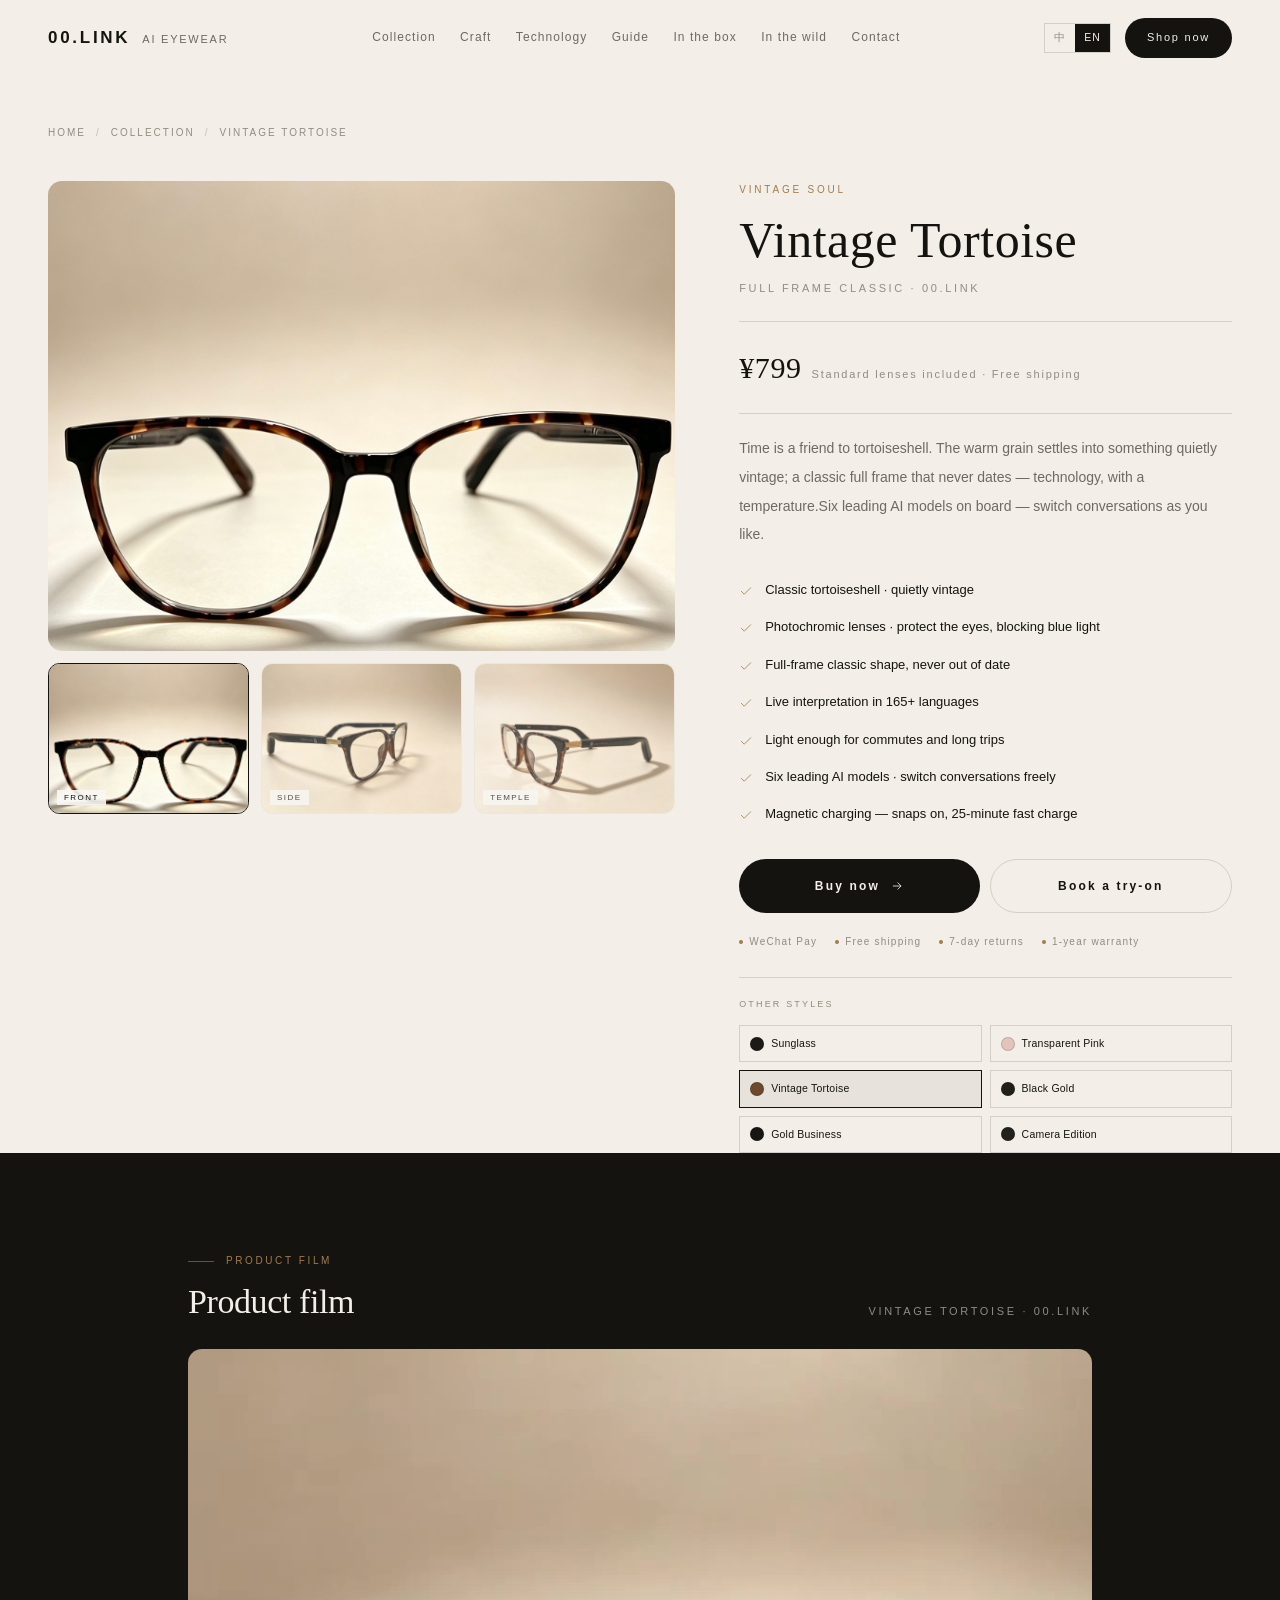
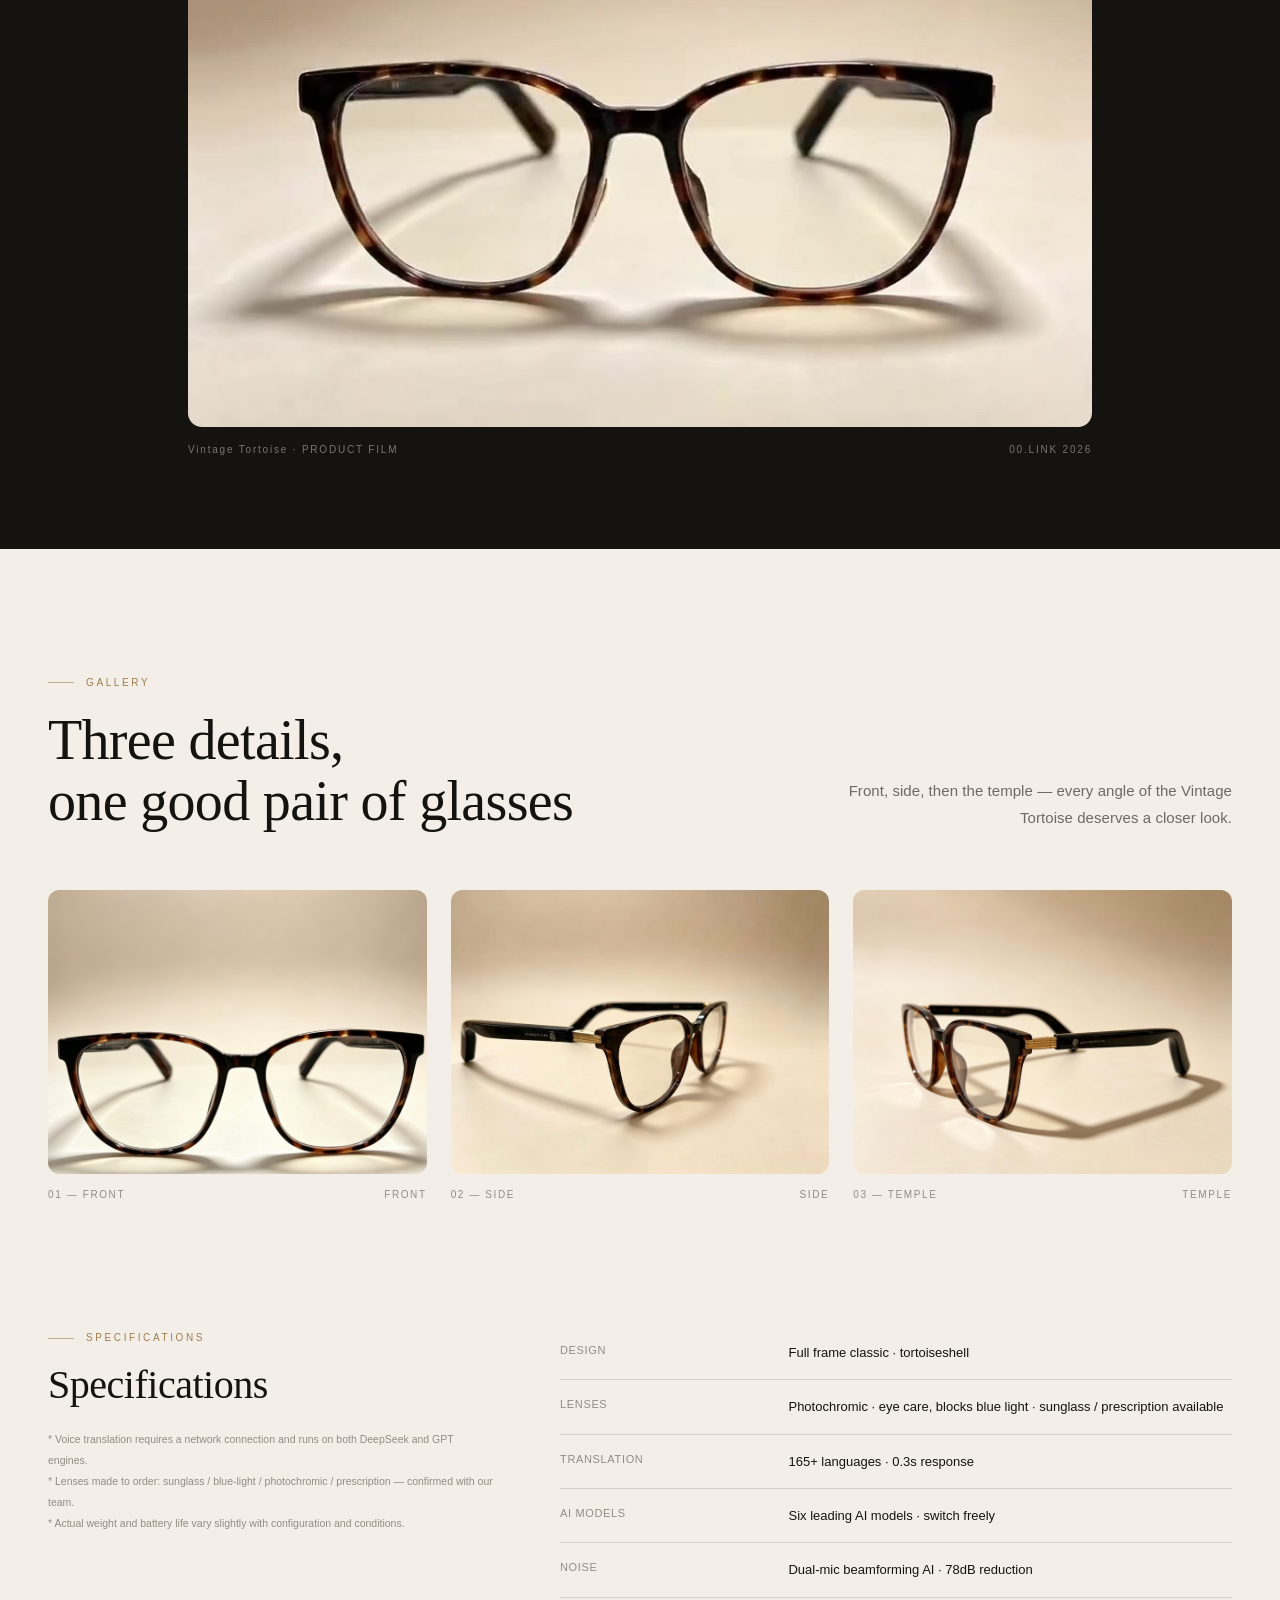
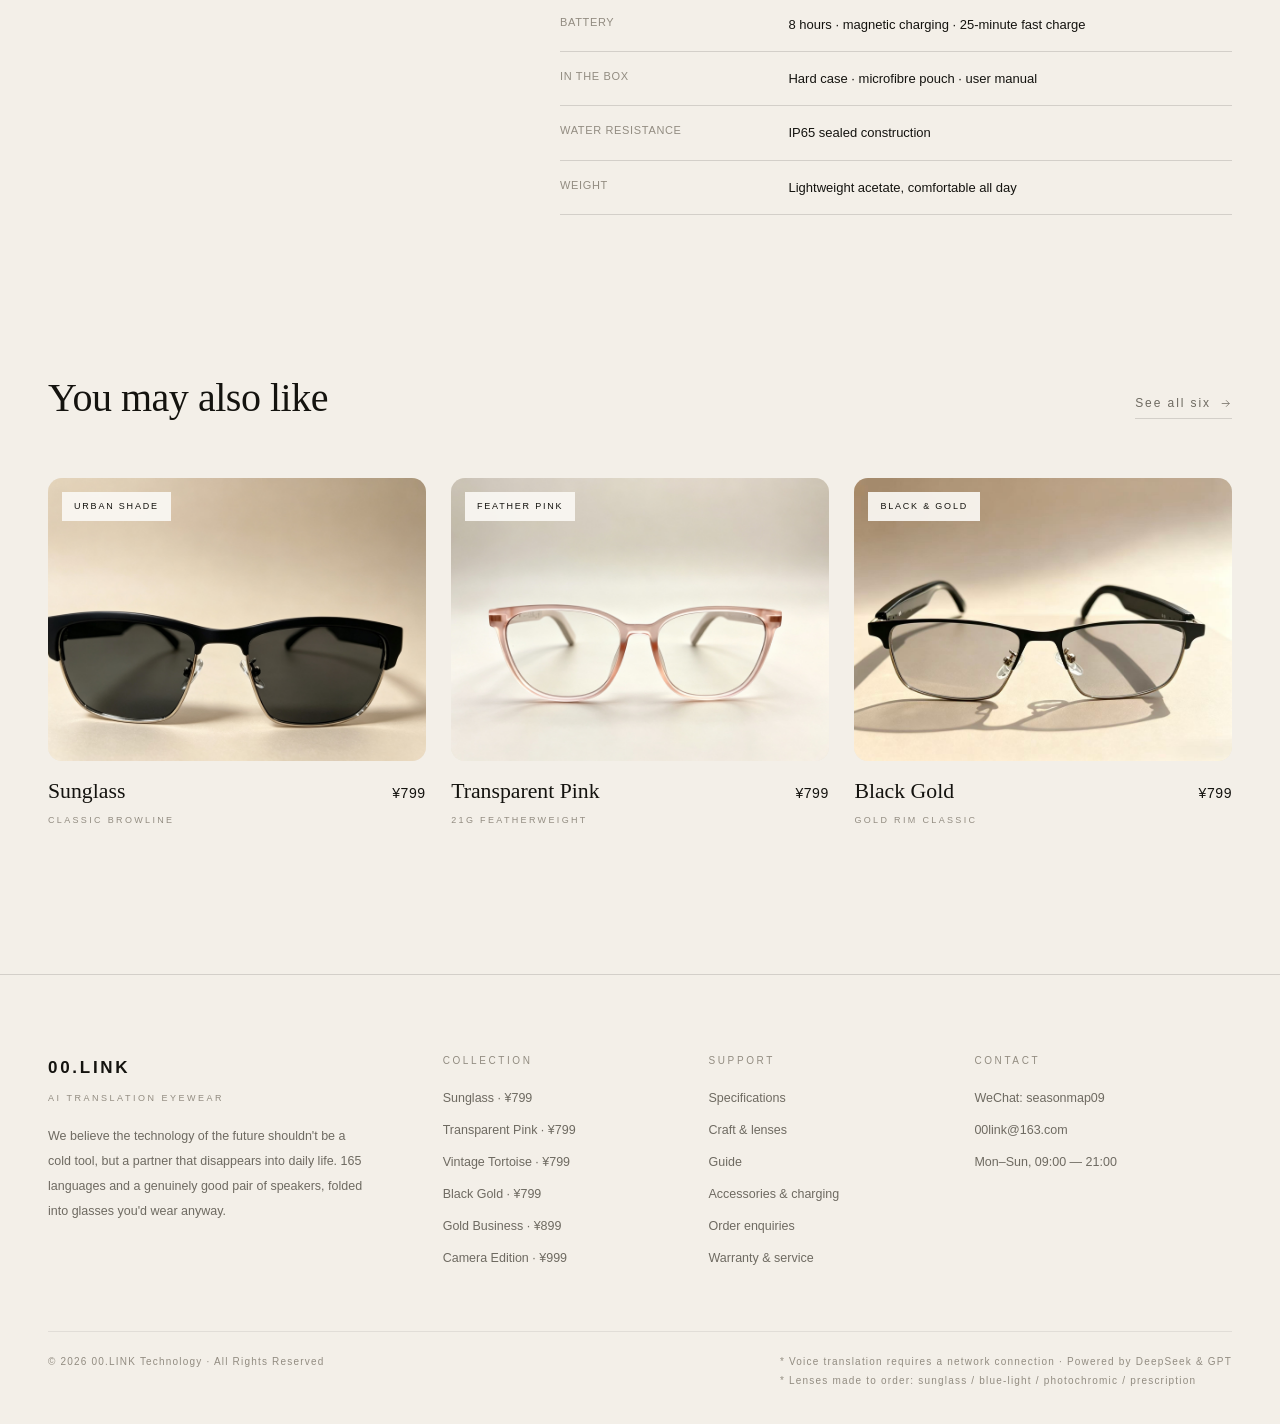
<file: en/product-tortoise.html>
<!DOCTYPE html>
<html lang="en">
<head>
<meta charset="UTF-8">
<meta name="viewport" content="width=device-width, initial-scale=1.0">
<title>Vintage Tortoise · ¥799 | 00.LINK AI Translation Eyewear</title>
<meta name="description" content="Vintage Tortoise · ¥799. Classic tortoiseshell, vintage and never out of date. Live interpretation in 165+ languages, dual-mic beamforming AI noise cancellation, 8-hour battery.">
<meta name="theme-color" content="#F3EFE8">
<meta property="og:type" content="website">
<meta property="og:locale" content="en_US">
<meta property="og:locale:alternate" content="zh_CN">
<meta property="og:title" content="Vintage Tortoise · ¥799 | 00.LINK AI Translation Eyewear">
<meta property="og:description" content="Vintage Tortoise · ¥799. Classic tortoiseshell, vintage and never out of date. Live interpretation in 165+ languages, dual-mic beamforming AI noise cancellation, 8-hour battery.">
<meta property="og:image" content="../assets/img/tortoise-1.jpg">
<link rel="alternate" hreflang="zh-CN" href="../product-tortoise.html">
<link rel="alternate" hreflang="en" href="product-tortoise.html">
<link rel="icon" href="data:image/svg+xml,%3Csvg xmlns='http://www.w3.org/2000/svg' viewBox='0 0 64 64'%3E%3Crect width='64' height='64' fill='%2314130F'/%3E%3Ctext x='32' y='42' font-family='Helvetica,Arial' font-size='24' font-weight='700' fill='%23F3EFE8' text-anchor='middle'%3E00%3C/text%3E%3C/svg%3E">
<link rel="stylesheet" href="../css/style.css">
<script>window.LINK_I18N={copied:"Copied",menu:"Menu"};</script>
</head>
<body>

<header class="nav">
  <div class="nav-inner">
    <a class="logo" href="index.html"><b>00.LINK</b><span>AI EYEWEAR</span></a>
    <nav class="nav-links">
      <a href="index.html#series">Collection</a>
      <a href="index.html#craft">Craft</a>
      <a href="index.html#tech">Technology</a>
      <a href="index.html#guide">Guide</a>
      <a href="index.html#accessories">In the box</a>
      <a href="index.html#wild">In the wild</a>
      <a href="index.html#contact">Contact</a>
    </nav>
    <div class="nav-right">
      <div class="lang-switch"><a href="../product-tortoise.html" hreflang="zh-CN" class="lang-zh" aria-label="中文">中</a><a href="product-tortoise.html" hreflang="en" class="lang-en on" aria-label="English">EN</a></div>
      <a class="nav-buy" href="index.html#series">Shop now</a>
      <button class="menu-btn" aria-label="Menu"><i></i><i></i><i></i></button>
    </div>
  </div>
</header>
<div class="mobile-menu">
  <a href="index.html#series">Collection</a>
  <a href="index.html#craft">Craft</a>
  <a href="index.html#tech">Technology</a>
  <a href="index.html#guide">Guide</a>
  <a href="index.html#accessories">In the box</a>
  <a href="index.html#wild">In the wild</a>
  <a href="index.html#contact">Contact</a>
  <a class="btn btn-dark" href="index.html#series">Shop now</a>
  <div class="lang-switch"><a href="../product-tortoise.html" hreflang="zh-CN" class="lang-zh" aria-label="中文">中</a><a href="product-tortoise.html" hreflang="en" class="lang-en on" aria-label="English">EN</a></div>
</div>

<main>
  <section class="p-hero">
    <div class="wrap">
      <div class="crumb"><a href="index.html">Home</a><i>/</i><a href="index.html#series">Collection</a><i>/</i><span>Vintage Tortoise</span></div>
      <div class="p-grid">
        <div class="p-gallery">
          <div class="gallery-main reveal"><img src="../assets/img/tortoise-1.jpg" alt="Vintage Tortoise · 00.LINK AI translation eyewear"></div>
          <div class="gallery-thumbs reveal"><button class="thumb active" data-src="../assets/img/tortoise-1.jpg" aria-label="Front / FRONT"><img src="../assets/img/tortoise-1.jpg" alt="Vintage Tortoise Front / FRONT" loading="lazy"><span class="lab">Front</span></button><button class="thumb" data-src="../assets/img/tortoise-2.jpg" aria-label="Side / SIDE"><img src="../assets/img/tortoise-2.jpg" alt="Vintage Tortoise Side / SIDE" loading="lazy"><span class="lab">Side</span></button><button class="thumb" data-src="../assets/img/tortoise-3.jpg" aria-label="Temple / TEMPLE"><img src="../assets/img/tortoise-3.jpg" alt="Vintage Tortoise Temple / TEMPLE" loading="lazy"><span class="lab">Temple</span></button></div>
        </div>
        <div class="p-info">
          <div class="tag reveal">Vintage Soul</div>
          <h1 class="reveal">Vintage Tortoise</h1>
          <div class="en-line reveal">FULL FRAME CLASSIC · 00.LINK</div>
          <div class="p-price reveal"><b>¥799</b><span>Standard lenses included · Free shipping</span></div>
          <p class="p-desc reveal">Time is a friend to tortoiseshell. The warm grain settles into something quietly vintage; a classic full frame that never dates — technology, with a temperature.Six leading AI models on board — switch conversations as you like.</p>
          <ul class="p-feats reveal"><li><svg viewBox="0 0 24 24"><path d="M4 12.5l5 5L20 6.5" stroke-linecap="round" stroke-linejoin="round"/></svg><span>Classic tortoiseshell · quietly vintage</span></li><li><svg viewBox="0 0 24 24"><path d="M4 12.5l5 5L20 6.5" stroke-linecap="round" stroke-linejoin="round"/></svg><span>Photochromic lenses · protect the eyes, blocking blue light</span></li><li><svg viewBox="0 0 24 24"><path d="M4 12.5l5 5L20 6.5" stroke-linecap="round" stroke-linejoin="round"/></svg><span>Full-frame classic shape, never out of date</span></li><li><svg viewBox="0 0 24 24"><path d="M4 12.5l5 5L20 6.5" stroke-linecap="round" stroke-linejoin="round"/></svg><span>Live interpretation in 165+ languages</span></li><li><svg viewBox="0 0 24 24"><path d="M4 12.5l5 5L20 6.5" stroke-linecap="round" stroke-linejoin="round"/></svg><span>Light enough for commutes and long trips</span></li><li><svg viewBox="0 0 24 24"><path d="M4 12.5l5 5L20 6.5" stroke-linecap="round" stroke-linejoin="round"/></svg><span>Six leading AI models · switch conversations freely</span></li><li><svg viewBox="0 0 24 24"><path d="M4 12.5l5 5L20 6.5" stroke-linecap="round" stroke-linejoin="round"/></svg><span>Magnetic charging — snaps on, 25-minute fast charge</span></li></ul>
          <div class="p-actions reveal">
            <button class="btn btn-dark" onclick="openBuy('Vintage Tortoise', 799, '../assets/img/tortoise-1.jpg')">Buy now <svg viewBox="0 0 24 24" fill="none" stroke="currentColor" stroke-width="1.4"><path d="M5 12h14M13 6l6 6-6 6"/></svg></button>
            <button class="btn btn-outline" onclick="copyText('seasonmap09')">Book a try-on</button>
          </div>
          <div class="p-notes reveal">
            <span>WeChat Pay</span><span>Free shipping</span><span>7-day returns</span><span>1-year warranty</span>
          </div>
          <div class="swatches reveal">
            <h4>Other styles</h4>
            <div class="swatch-row"><a class="swatch" href="product-sunglass.html"><i style="background:#1b1a17"></i>Sunglass</a><a class="swatch" href="product-pink.html"><i style="background:#e2c4bd"></i>Transparent Pink</a><a class="swatch active" href="product-tortoise.html"><i style="background:#6d4a2e"></i>Vintage Tortoise</a><a class="swatch" href="product-blackgold.html"><i style="background:#211f1b"></i>Black Gold</a><a class="swatch" href="product-business.html"><i style="background:#171614"></i>Gold Business</a><a class="swatch" href="product-camera.html"><i style="background:#22211d"></i>Camera Edition</a></div>
          </div>
        </div>
      </div>
    </div>
  </section>

  <section class="p-film">
    <div class="wrap">
      <div class="p-film-head">
        <div>
          <span class="eyebrow reveal">PRODUCT FILM</span>
          <h2 class="h2 reveal" style="margin-top:14px">Product film</h2>
        </div>
        <div class="en-line">Vintage Tortoise · 00.LINK</div>
      </div>
      <div class="reveal"><div class="p-film-media"><video autoplay muted loop playsinline poster="../assets/img/poster-tortoise.jpg" src="../assets/video/tortoise.mp4"></video></div><div class="p-film-cap"><span>Vintage Tortoise · PRODUCT FILM</span><span>00.LINK 2026</span></div></div>
    </div>
  </section>

  <section class="section">
    <div class="wrap">
      <div class="sec-head">
        <div>
          <span class="eyebrow reveal">Gallery</span>
          <h2 class="h2 reveal">Three details,<br>one good pair of glasses</h2>
        </div>
        <p class="lead reveal">Front, side, then the temple — every angle of the Vintage Tortoise deserves a closer look.</p>
      </div>
      <div class="detail-gallery"><figure class="g1 reveal"><div class="ph"><img src="../assets/img/tortoise-1.jpg" alt="Vintage Tortoise Front / FRONT" loading="lazy"></div><figcaption><span>01 — FRONT</span><span>Front</span></figcaption></figure><figure class="g2 reveal"><div class="ph"><img src="../assets/img/tortoise-2.jpg" alt="Vintage Tortoise Side / SIDE" loading="lazy"></div><figcaption><span>02 — SIDE</span><span>Side</span></figcaption></figure><figure class="g3 reveal"><div class="ph"><img src="../assets/img/tortoise-3.jpg" alt="Vintage Tortoise Temple / TEMPLE" loading="lazy"></div><figcaption><span>03 — TEMPLE</span><span>Temple</span></figcaption></figure></div>
    </div>
  </section>

  <section class="section" style="padding-top:0">
    <div class="wrap">
      <div class="spec-wrap">
        <div>
          <span class="eyebrow reveal">Specifications</span>
          <h2 class="h2 reveal" style="margin-top:16px;font-size:clamp(26px,3.4vw,40px)">Specifications</h2>
          <p class="spec-note reveal">* Voice translation requires a network connection and runs on both DeepSeek and GPT engines.<br>* Lenses made to order: sunglass / blue-light / photochromic / prescription — confirmed with our team.<br>* Actual weight and battery life vary slightly with configuration and conditions.</p>
        </div>
        <table class="spec-table reveal"><tr><td>Design</td><td>Full frame classic · tortoiseshell</td></tr><tr><td>Lenses</td><td>Photochromic · eye care, blocks blue light · sunglass / prescription available</td></tr><tr><td>Translation</td><td>165+ languages · 0.3s response</td></tr><tr><td>AI models</td><td>Six leading AI models · switch freely</td></tr><tr><td>Noise</td><td>Dual-mic beamforming AI · 78dB reduction</td></tr><tr><td>Battery</td><td>8 hours · magnetic charging · 25-minute fast charge</td></tr><tr><td>In the box</td><td>Hard case · microfibre pouch · user manual</td></tr><tr><td>Water resistance</td><td>IP65 sealed construction</td></tr><tr><td>Weight</td><td>Lightweight acetate, comfortable all day</td></tr></table>
      </div>
    </div>
  </section>

  <section class="section" style="padding-top:0">
    <div class="wrap">
      <div class="sec-head">
        <div>
          <span class="eyebrow reveal">More styles</span>
          <h2 class="h2 reveal" style="font-size:clamp(26px,3.4vw,40px)">You may also like</h2>
        </div>
        <p class="lead reveal"><a class="link-u" href="index.html#series">See all six <svg viewBox="0 0 24 24" fill="none" stroke="currentColor" stroke-width="1.4"><path d="M5 12h14M13 6l6 6-6 6"/></svg></a></p>
      </div>
      <div class="related">
    <a class="card reveal" href="product-sunglass.html" data-video>
      <div class="card-media">
        <video muted loop playsinline preload="none" poster="../assets/img/poster-sunglass.jpg" src="../assets/video/sunglass.mp4"></video>
        <img src="../assets/img/sunglass-1.jpg" alt="Sunglass · 00.LINK AI translation eyewear" loading="lazy">
        <span class="card-badge">Urban Shade</span>
      </div>
      <div class="card-meta">
        <div>
          <div class="card-name">Sunglass</div>
          <span class="card-en">CLASSIC BROWLINE</span>
          <span class="card-arrow">View <svg viewBox="0 0 24 24" fill="none" stroke="currentColor" stroke-width="1.4"><path d="M5 12h14M13 6l6 6-6 6"/></svg></span>
        </div>
        <div class="card-price">¥799</div>
      </div>
    </a>
    <a class="card reveal" href="product-pink.html" data-video>
      <div class="card-media">
        <video muted loop playsinline preload="none" poster="../assets/img/poster-pink.jpg" src="../assets/video/pink.mp4"></video>
        <img src="../assets/img/pink-1.jpg" alt="Transparent Pink · 00.LINK AI translation eyewear" loading="lazy">
        <span class="card-badge">Feather Pink</span>
      </div>
      <div class="card-meta">
        <div>
          <div class="card-name">Transparent Pink</div>
          <span class="card-en">21G FEATHERWEIGHT</span>
          <span class="card-arrow">View <svg viewBox="0 0 24 24" fill="none" stroke="currentColor" stroke-width="1.4"><path d="M5 12h14M13 6l6 6-6 6"/></svg></span>
        </div>
        <div class="card-price">¥799</div>
      </div>
    </a>
    <a class="card reveal" href="product-blackgold.html" data-video>
      <div class="card-media">
        <video muted loop playsinline preload="none" poster="../assets/img/poster-blackgold.jpg" src="../assets/video/blackgold.mp4"></video>
        <img src="../assets/img/blackgold-1.jpg" alt="Black Gold · 00.LINK AI translation eyewear" loading="lazy">
        <span class="card-badge">Black & Gold</span>
      </div>
      <div class="card-meta">
        <div>
          <div class="card-name">Black Gold</div>
          <span class="card-en">GOLD RIM CLASSIC</span>
          <span class="card-arrow">View <svg viewBox="0 0 24 24" fill="none" stroke="currentColor" stroke-width="1.4"><path d="M5 12h14M13 6l6 6-6 6"/></svg></span>
        </div>
        <div class="card-price">¥799</div>
      </div>
    </a></div>
    </div>
  </section>
</main>

<footer class="footer">
  <div class="wrap">
    <div class="foot-grid">
      <div class="foot-brand">
        <b>00.LINK</b><span>AI TRANSLATION EYEWEAR</span>
        <p>We believe the technology of the future shouldn't be a cold tool, but a partner that disappears into daily life. 165 languages and a genuinely good pair of speakers, folded into glasses you'd wear anyway.</p>
      </div>
      <div class="foot-col">
        <h4>Collection</h4>
        <a href="product-sunglass.html">Sunglass · ¥799</a><a href="product-pink.html">Transparent Pink · ¥799</a><a href="product-tortoise.html">Vintage Tortoise · ¥799</a><a href="product-blackgold.html">Black Gold · ¥799</a><a href="product-business.html">Gold Business · ¥899</a><a href="product-camera.html">Camera Edition · ¥999</a>
      </div>
      <div class="foot-col">
        <h4>Support</h4>
        <a href="index.html#tech">Specifications</a>
        <a href="index.html#craft">Craft & lenses</a>
        <a href="index.html#guide">Guide</a>
        <a href="index.html#accessories">Accessories & charging</a>
        <a href="index.html#contact">Order enquiries</a>
        <a href="index.html#contact">Warranty & service</a>
      </div>
      <div class="foot-col">
        <h4>Contact</h4>
        <p>WeChat: seasonmap09</p>
        <a href="mailto:00link@163.com">00link@163.com</a>
        <p>Mon–Sun, 09:00 — 21:00</p>
      </div>
    </div>
    <div class="foot-bottom">
      <span>© <span data-year>2026</span> 00.LINK Technology · All Rights Reserved</span>
      <span>* Voice translation requires a network connection · Powered by DeepSeek &amp; GPT<br>* Lenses made to order: sunglass / blue-light / photochromic / prescription</span>
    </div>
  </div>
</footer>

<div class="modal" id="buyModal">
  <div class="modal-card">
    <button class="modal-close" onclick="closeBuy()" aria-label="Close">×</button>
    <h3>Order enquiry</h3>
    <div class="en-line">CONCIERGE · 1 ON 1</div>
    <div class="modal-prod">
      <img data-buy-img src="../assets/img/pink-1.jpg" alt="">
      <div><b data-buy-name>Transparent Pink</b><span data-buy-price>¥799</span></div>
    </div>
    <div class="modal-contact">
      <div class="row"><span>01 &nbsp; Add our WeChat</span><button onclick="copyText('seasonmap09')">Copy ID</button></div>
      <div class="row"><span>02 &nbsp; Confirm style & lenses</span><span style="color:var(--muted-2)">seasonmap09</span></div>
      <div class="row"><span>03 &nbsp; Pay via WeChat</span><span style="color:var(--muted-2)">WeChat Pay accepted</span></div>
      <div class="row"><span>04 &nbsp; Ships by SF Express</span><span style="color:var(--muted-2)">Within 48 hours</span></div>
    </div>
    <div style="display:flex;gap:10px;margin-top:18px;">
      <button class="btn btn-dark" style="flex:1;height:48px" onclick="copyText('seasonmap09')">Copy WeChat ID</button>
      <a class="btn btn-outline" style="flex:1;height:48px" href="mailto:00link@163.com">Email us</a>
    </div>
    <p class="note">WeChat Pay · Free SF Express shipping · 7-day returns · 1-year warranty</p>
  </div>
</div>
<div class="toast" id="toast"></div>
<script src="../js/site.js"></script>
</body>
</html>
</file>
<file: css/style.css>
/* ============================================================
   00.LINK 零界弦译 — Premium Editorial Stylesheet
   ============================================================ */

:root{
  --paper:#F3EFE8;
  --paper-2:#FAF8F4;
  --paper-3:#EAE4D9;
  --ink:#14130F;
  --ink-2:#1C1B17;
  --muted:#6E6A61;
  --muted-2:#928C81;
  --line:rgba(20,19,15,.14);
  --line-soft:rgba(20,19,15,.08);
  --gold:#A07C4E;
  --gold-2:#C6A87C;
  --pink:#DFC0B9;
  --serif:"Songti SC","Noto Serif SC","Source Han Serif SC","Source Han Serif CN",Georgia,"Times New Roman",serif;
  --sans:"PingFang SC","Hiragino Sans GB","Noto Sans SC",-apple-system,BlinkMacSystemFont,"Helvetica Neue",Arial,sans-serif;
  --ease:cubic-bezier(.22,.61,.36,1);
  --nav-h:76px;
  --r-lg:clamp(12px,1.1vw,20px);
  --r-md:clamp(10px,.9vw,16px);
  --r-sm:clamp(8px,.7vw,12px);
}

*{margin:0;padding:0;box-sizing:border-box;}
html{scroll-behavior:smooth;-webkit-text-size-adjust:100%;}
body{
  background:var(--paper);color:var(--ink);
  font-family:var(--sans);font-size:15px;line-height:1.85;
  -webkit-font-smoothing:antialiased;-moz-osx-font-smoothing:grayscale;
  overflow-x:hidden;
}
img{display:block;max-width:100%;}
a{color:inherit;text-decoration:none;}
button{font-family:inherit;cursor:pointer;border:none;background:none;color:inherit;}
::selection{background:var(--ink);color:var(--paper);}

.wrap{max-width:1320px;margin:0 auto;padding:0 clamp(20px,4vw,48px);}
.section{padding:clamp(76px,9vw,140px) 0;}

/* ---------- type ---------- */
.eyebrow{
  display:inline-flex;align-items:center;gap:12px;
  font-size:10px;font-weight:500;letter-spacing:.34em;text-transform:uppercase;
  color:var(--gold);line-height:1;
}
.eyebrow::before{content:"";width:26px;height:1px;background:var(--gold);opacity:.6;}
.eyebrow.plain::before{display:none;}
h1,h2,h3{font-family:var(--serif);font-weight:500;letter-spacing:.01em;}
.display{font-size:clamp(46px,7.4vw,104px);line-height:.98;letter-spacing:-.01em;}
.h2{font-size:clamp(30px,4.4vw,56px);line-height:1.14;}
.h3{font-size:clamp(22px,2.4vw,30px);line-height:1.25;}
.lead{font-size:15px;color:var(--muted);line-height:2;letter-spacing:.02em;}
.en-line{font-size:11px;letter-spacing:.3em;text-transform:uppercase;color:var(--muted-2);}
.num{font-variant-numeric:tabular-nums;}

/* ---------- English typography ---------- */
/* 中文用宋体，英文改用衬线拉丁字体，并收紧字距以适配西文排版 */
html[lang="en"]{
  --serif:"Iowan Old Style","Palatino Linotype",Palatino,Georgia,"Times New Roman",serif;
}
html[lang="en"] .display{letter-spacing:-.022em;line-height:.96;}
html[lang="en"] .h2{letter-spacing:-.012em;line-height:1.08;}
html[lang="en"] .lead{letter-spacing:.004em;line-height:1.8;}
html[lang="en"] .eyebrow{letter-spacing:.26em;}
html[lang="en"] .en-line{letter-spacing:.24em;}
html[lang="en"] .nav-links a{letter-spacing:.09em;}
html[lang="en"] .logo span{letter-spacing:.16em;}
html[lang="en"] .hero-desc{letter-spacing:.004em;}

/* ---------- buttons ---------- */
.btn{
  display:inline-flex;align-items:center;justify-content:center;gap:10px;
  height:52px;padding:0 34px;border-radius:999px;
  font-size:12px;font-weight:600;letter-spacing:.18em;
  transition:background .4s var(--ease),color .4s var(--ease),border-color .4s var(--ease),transform .4s var(--ease);
  white-space:nowrap;
}
.btn svg{width:14px;height:14px;transition:transform .4s var(--ease);}
.btn:hover svg{transform:translateX(4px);}
.btn-dark{background:var(--ink);color:var(--paper);}
.btn-dark:hover{background:#000;transform:translateY(-2px);}
.btn-outline{border:1px solid var(--line);color:var(--ink);}
.btn-outline:hover{border-color:var(--ink);background:rgba(20,19,15,.04);}
.btn-light{background:var(--paper);color:var(--ink);}
.btn-light:hover{background:#fff;transform:translateY(-2px);}
.btn-ghost-light{border:1px solid rgba(243,239,232,.35);color:var(--paper);}
.btn-ghost-light:hover{border-color:var(--paper);background:rgba(243,239,232,.08);}
.link-u{
  display:inline-flex;align-items:center;gap:8px;font-size:12px;letter-spacing:.16em;
  border-bottom:1px solid var(--line);padding-bottom:4px;transition:border-color .3s,gap .3s;
  white-space:nowrap;
}
.link-u svg{width:13px;height:13px;flex:0 0 13px;}
.link-u:hover{border-color:var(--ink);gap:12px;}

/* ---------- nav ---------- */
.nav{
  position:fixed;top:0;left:0;right:0;z-index:120;height:var(--nav-h);
  display:flex;align-items:center;
  background:transparent;border-bottom:1px solid transparent;
  transition:background .5s var(--ease),border-color .5s var(--ease),backdrop-filter .5s;
}
.nav.solid{
  background:rgba(243,239,232,.88);
  -webkit-backdrop-filter:blur(16px);backdrop-filter:blur(16px);
  border-bottom-color:var(--line-soft);
}
.nav-inner{
  width:100%;max-width:1320px;margin:0 auto;padding:0 clamp(20px,4vw,48px);
  display:flex;align-items:center;justify-content:space-between;gap:24px;
}
.logo{display:flex;align-items:baseline;gap:12px;line-height:1;}
.logo b{font-family:var(--sans);font-size:17px;font-weight:700;letter-spacing:.16em;}
.logo span{font-size:11px;letter-spacing:.2em;color:var(--muted);}
.nav-links{display:flex;align-items:center;gap:clamp(14px,1.9vw,30px);}
.nav-links a{
  font-size:12px;letter-spacing:.14em;color:var(--muted);position:relative;padding:6px 0;
  transition:color .3s;
}
.nav-links a::after{
  content:"";position:absolute;left:0;bottom:0;width:0;height:1px;background:var(--ink);
  transition:width .4s var(--ease);
}
.nav-links a:hover{color:var(--ink);}
.nav-links a:hover::after{width:100%;}
.nav-right{display:flex;align-items:center;gap:14px;}
.lang-switch{display:flex;align-items:stretch;border:1px solid var(--line);}
.lang-switch a{
  display:flex;align-items:center;justify-content:center;
  min-width:30px;height:28px;padding:0 9px;
  font-family:var(--sans);font-size:10.5px;font-weight:500;letter-spacing:.1em;
  color:var(--muted-2);transition:background .3s var(--ease),color .3s var(--ease);
}
.lang-switch a.on{background:var(--ink);color:var(--paper);}
.lang-switch a:not(.on):hover{color:var(--ink);background:var(--paper-3);}
.mobile-menu .lang-switch{margin-top:24px;align-self:flex-start;}
.mobile-menu .lang-switch a{font-family:var(--sans);font-size:11px;padding:0 12px;height:32px;border:none;}
.nav-buy{
  height:40px;padding:0 22px;border-radius:999px;background:var(--ink);color:var(--paper);
  font-size:11px;letter-spacing:.16em;display:inline-flex;align-items:center;
  transition:background .3s,transform .3s;
}
.nav-buy:hover{background:#000;transform:translateY(-1px);}
.menu-btn{display:none;width:40px;height:40px;align-items:center;justify-content:center;flex-direction:column;gap:5px;}
.menu-btn i{display:block;width:20px;height:1px;background:var(--ink);transition:transform .3s,opacity .3s;}
.menu-btn.open i:nth-child(1){transform:translateY(6px) rotate(45deg);}
.menu-btn.open i:nth-child(2){opacity:0;}
.menu-btn.open i:nth-child(3){transform:translateY(-6px) rotate(-45deg);}
.mobile-menu{
  position:fixed;inset:var(--nav-h) 0 auto 0;z-index:110;background:var(--paper);
  border-bottom:1px solid var(--line);
  padding:20px clamp(20px,4vw,48px) 34px;
  display:none;flex-direction:column;gap:4px;
}
.mobile-menu.show{display:flex;}
.mobile-menu a{
  font-family:var(--serif);font-size:26px;padding:12px 0;border-bottom:1px solid var(--line-soft);
}
.mobile-menu .btn{margin-top:22px;width:100%;}

/* ---------- hero ---------- */
.hero{
  position:relative;padding-top:calc(var(--nav-h) + clamp(28px,5vw,64px));
  padding-bottom:clamp(40px,6vw,80px);
  background:
    radial-gradient(ellipse 60% 50% at 78% 18%,rgba(223,192,185,.28),transparent 62%),
    radial-gradient(ellipse 50% 40% at 12% 82%,rgba(198,168,124,.16),transparent 65%);
}
.hero-grid{
  display:grid;grid-template-columns:1.02fr .98fr;
  gap:clamp(28px,5vw,72px);align-items:center;min-height:calc(100vh - var(--nav-h) - 120px);
}
.hero-copy h1{margin:22px 0 0;}
.hero-copy .en-line{margin-top:20px;}
.hero-desc{max-width:430px;margin-top:22px;font-size:15px;line-height:2;color:var(--muted);}
.hero-actions{display:flex;flex-wrap:wrap;gap:12px;margin-top:34px;}
.hero-visual{position:relative;}
.hero-media{
  position:relative;aspect-ratio:4/3.5;overflow:hidden;background:var(--paper-3);
  box-shadow:0 40px 80px -50px rgba(20,19,15,.5);
}
.hero-media video,.hero-media img{width:100%;height:100%;object-fit:cover;}
.hero-media::after{
  content:"";position:absolute;inset:0;box-shadow:inset 0 0 0 1px rgba(255,255,255,.35);
  pointer-events:none;
}
.hero-frame{
  position:absolute;inset:-14px;border:1px solid var(--line);pointer-events:none;z-index:-1;
}
.hero-scroll{
  position:absolute;right:clamp(20px,4vw,48px);bottom:26px;display:flex;align-items:center;gap:10px;
  font-size:9px;letter-spacing:.3em;color:var(--muted-2);writing-mode:vertical-rl;
}
.hero-scroll::after{content:"";width:1px;height:44px;background:var(--line);animation:drop 2.4s infinite var(--ease);}
@keyframes drop{0%{transform:scaleY(.2);transform-origin:top;}50%{transform:scaleY(1);transform-origin:top;}100%{transform:scaleY(.2);transform-origin:top;}}

.stats{
  display:grid;grid-template-columns:repeat(4,1fr);
  border-top:1px solid var(--line);margin-top:clamp(44px,6vw,76px);
}
.stats .stat{padding:22px 0 0;border-right:1px solid var(--line);padding-right:16px;}
.stats .stat:last-child{border-right:none;}
.stats .stat b{display:block;font-family:var(--serif);font-size:clamp(24px,2.6vw,32px);font-weight:500;line-height:1.1;}
.stats .stat span{display:block;font-size:10px;letter-spacing:.18em;color:var(--muted-2);margin-top:6px;}

/* ---------- marquee ---------- */
.marquee{
  background:var(--ink);color:var(--paper-3);overflow:hidden;
  border-top:1px solid rgba(255,255,255,.08);border-bottom:1px solid rgba(255,255,255,.08);
}
.marquee-track{display:flex;width:max-content;animation:slide 46s linear infinite;}
.marquee:hover .marquee-track{animation-play-state:paused;}
.marquee-track span{
  display:inline-flex;align-items:center;gap:26px;padding:16px 26px 16px 0;
  font-size:10px;letter-spacing:.3em;text-transform:uppercase;white-space:nowrap;color:rgba(243,239,232,.62);
}
.marquee-track span::after{content:"◆";font-size:6px;color:var(--gold-2);}
@keyframes slide{from{transform:translateX(0);}to{transform:translateX(-50%);}}

/* ---------- section head ---------- */
.sec-head{display:grid;grid-template-columns:1fr auto;align-items:end;gap:32px;margin-bottom:clamp(36px,4.6vw,64px);}
.sec-head .h2{margin-top:18px;}
.sec-head .lead{max-width:420px;justify-self:end;text-align:right;}
.sec-index{font-size:10px;letter-spacing:.34em;color:var(--gold);}

/* ---------- collection ---------- */
.collection{display:grid;grid-template-columns:repeat(12,1fr);gap:clamp(16px,2.4vw,34px) clamp(16px,2vw,28px);}
.card{
  position:relative;display:block;grid-column:span 4;
}
.card.wide{grid-column:span 7;}
.card.half{grid-column:span 5;}
.card.quarter{grid-column:span 3;}
.card-media{
  position:relative;overflow:hidden;background:var(--paper-3);aspect-ratio:4/3;
}
.card.wide .card-media,.card.half .card-media{aspect-ratio:auto;height:clamp(300px,32vw,460px);}
.card-media img,.card-media video{
  position:absolute;inset:0;width:100%;height:100%;object-fit:cover;
  transition:transform 1.1s var(--ease),opacity .6s var(--ease);
}
.card-media video{opacity:0;}
.card:hover .card-media img{transform:scale(1.045);}
.card.playing .card-media video{opacity:1;}
.card.playing .card-media img{opacity:0;}
.card-badge{
  position:absolute;left:14px;top:14px;z-index:2;
  background:rgba(250,248,244,.92);-webkit-backdrop-filter:blur(6px);backdrop-filter:blur(6px);
  padding:6px 12px;font-size:9px;letter-spacing:.2em;color:var(--ink);text-transform:uppercase;
}
.card-meta{display:flex;align-items:flex-start;justify-content:space-between;gap:14px;padding-top:16px;}
.card-meta>div:first-child{min-width:0;}
.card-name{font-family:var(--serif);font-size:clamp(19px,1.7vw,23px);font-weight:500;line-height:1.3;}
.card-en{display:block;font-size:9px;letter-spacing:.26em;color:var(--muted-2);margin-top:6px;text-transform:uppercase;}
.card-price{font-size:14px;letter-spacing:.04em;white-space:nowrap;padding-top:4px;font-variant-numeric:tabular-nums;}
.card-arrow{
  display:inline-flex;align-items:center;gap:6px;margin-top:10px;
  font-size:10px;letter-spacing:.2em;color:var(--muted-2);
  opacity:0;transform:translateY(4px);transition:opacity .4s,transform .4s,color .4s;
}
.card:hover .card-arrow{opacity:1;transform:none;color:var(--gold);}
.card-arrow svg{width:12px;height:12px;}
.tone img,.tone video{filter:saturate(.42) sepia(.16) contrast(1.02) brightness(1.03);}

/* ---------- split feature ---------- */
.split{display:grid;grid-template-columns:1fr 1fr;gap:clamp(28px,5vw,80px);align-items:center;}
.split-media{position:relative;overflow:hidden;aspect-ratio:4/3.2;background:var(--paper-3);}
.split-media img,.split-media video{width:100%;height:100%;object-fit:cover;}
.split-media.tall{aspect-ratio:3/3.6;}
.split-body .h2{margin:18px 0 20px;}
.split-body .lead{max-width:460px;}
.bullets{list-style:none;margin-top:30px;border-top:1px solid var(--line);}
.bullets li{
  display:flex;gap:18px;padding:16px 0;border-bottom:1px solid var(--line);
  font-size:13px;color:var(--ink);letter-spacing:.02em;
}
.bullets li i{font-style:normal;font-size:9px;letter-spacing:.2em;color:var(--gold);padding-top:4px;min-width:26px;}

/* ---------- craft (dark) ---------- */
.dark{background:var(--ink);color:var(--paper);}
.dark .lead{color:rgba(243,239,232,.62);}
.dark .eyebrow{color:var(--gold-2);}
.dark .eyebrow::before{background:var(--gold-2);}
.craft-media{
  position:relative;width:100%;aspect-ratio:21/8;overflow:hidden;background:#22211C;
  margin-bottom:clamp(30px,4vw,54px);
}
.craft-media img{width:100%;height:100%;object-fit:cover;transition:transform 1.6s var(--ease);}
.craft-media:hover img{transform:scale(1.03);}
.craft-media figcaption{
  position:absolute;left:0;bottom:0;padding:16px 20px;
  font-size:9px;letter-spacing:.26em;text-transform:uppercase;color:rgba(20,19,15,.55);
  background:linear-gradient(to top,rgba(250,248,244,.5),transparent);
  right:0;
}
.craft-head{display:grid;grid-template-columns:1fr .9fr;gap:clamp(24px,4vw,60px);align-items:end;}
.craft-list{
  display:grid;grid-template-columns:repeat(4,1fr);gap:0 clamp(18px,2.4vw,32px);
  margin-top:clamp(30px,4vw,48px);
}
.craft-item{padding:20px 0 0;border-top:1px solid rgba(243,239,232,.18);}
.craft-item .idx{font-size:10px;letter-spacing:.2em;color:var(--gold-2);display:block;margin-bottom:14px;}
.craft-item h3{font-size:clamp(16px,1.5vw,19px);font-weight:500;margin-bottom:8px;line-height:1.4;}
.craft-item p{font-size:12.5px;line-height:1.95;color:rgba(243,239,232,.58);}

/* ---------- technology ---------- */
.tech-nums{
  display:grid;grid-template-columns:repeat(4,1fr);
  border-top:1px solid var(--line);border-bottom:1px solid var(--line);
  margin:clamp(30px,4vw,52px) 0 clamp(34px,4.4vw,60px);
}
.tech-nums .q{padding:26px 22px 26px 0;border-right:1px solid var(--line);}
.tech-nums .q:last-child{border-right:none;}
.tech-nums .q b{display:block;font-family:var(--serif);font-size:clamp(28px,3.4vw,44px);font-weight:500;line-height:1;}
.tech-nums .q span{display:block;margin-top:10px;font-size:10px;letter-spacing:.2em;color:var(--muted-2);}
.tech-grid{display:grid;grid-template-columns:repeat(3,1fr);gap:1px;background:var(--line);border:1px solid var(--line);}
.tech-card{background:var(--paper);padding:clamp(22px,2.6vw,34px);transition:background .4s;}
.tech-card:hover{background:var(--paper-2);}
.tech-card svg{width:26px;height:26px;stroke:var(--gold);fill:none;stroke-width:1.1;margin-bottom:18px;}
.tech-card h3{font-size:17px;font-family:var(--sans);font-weight:600;letter-spacing:.02em;margin-bottom:8px;}
.tech-card p{font-size:12.5px;line-height:1.95;color:var(--muted);}

/* ---------- band ---------- */
.band{position:relative;height:min(78vh,720px);overflow:hidden;background:#0B0A08;}
.band video,.band img{width:100%;height:100%;object-fit:cover;object-position:50% 50%;opacity:.92;}
.band::after{
  content:"";position:absolute;inset:0;
  background:linear-gradient(to top,rgba(10,9,7,.72) 0%,rgba(10,9,7,.06) 46%,rgba(10,9,7,.28) 100%);
}
.band-cap{
  position:absolute;left:0;right:0;bottom:0;z-index:2;color:var(--paper);
  padding:0 clamp(20px,4vw,48px) clamp(30px,4vw,54px);
  max-width:1320px;margin:0 auto;display:flex;align-items:flex-end;justify-content:space-between;gap:24px;
}
.band-cap .h2{max-width:620px;color:var(--paper);}
.band-cap .en-line{color:rgba(243,239,232,.66);}
.band-cap .meta{font-size:10px;letter-spacing:.22em;color:rgba(243,239,232,.7);text-align:right;line-height:2;}

/* ---------- guide ---------- */
.guide{display:grid;grid-template-columns:1.25fr .85fr;gap:clamp(26px,4vw,64px);align-items:start;}
.guide-media{position:relative;background:#0B0A08;aspect-ratio:16/9;overflow:hidden;}
.guide-media video{width:100%;height:100%;object-fit:cover;display:block;}
.guide-steps{list-style:none;display:flex;flex-direction:column;gap:0;}
.guide-steps li{
  display:grid;grid-template-columns:52px 1fr;gap:20px;
  padding:26px 0;border-top:1px solid var(--line);
}
.guide-steps li:last-child{border-bottom:1px solid var(--line);}
.guide-steps .n{
  font-family:var(--serif);font-size:15px;color:var(--gold);
  letter-spacing:.06em;padding-top:3px;
}
.guide-steps h3{font-size:17px;font-weight:600;margin-bottom:8px;letter-spacing:.02em;}
.guide-steps p{font-size:12.5px;line-height:1.95;color:var(--muted);}

/* ---------- accessories ---------- */
.acc-grid{display:grid;grid-template-columns:1.15fr .85fr;gap:clamp(26px,4vw,64px);align-items:start;}
.acc-media{overflow:hidden;background:var(--paper-3);position:relative;}
.acc-media img{width:100%;height:100%;object-fit:cover;display:block;}
.acc-media figcaption{
  position:absolute;left:0;bottom:0;right:0;padding:18px 20px;
  font-size:9px;letter-spacing:.26em;text-transform:uppercase;color:var(--ink);
  background:linear-gradient(to top,rgba(250,248,244,.94),rgba(250,248,244,.66) 58%,rgba(250,248,244,0));
}
.acc-side{display:flex;flex-direction:column;gap:clamp(24px,3vw,40px);}
.acc-charge{
  display:grid;grid-template-columns:54px 1fr;gap:20px;
  padding:clamp(22px,2.6vw,30px);border:1px solid var(--line);background:var(--paper-2);
}
.acc-charge-icon{
  width:54px;height:54px;display:flex;align-items:center;justify-content:center;
  border:1px solid var(--line);background:var(--paper);
}
.acc-charge-icon svg{width:26px;height:26px;stroke:var(--gold);fill:none;stroke-width:1.1;}
.acc-kicker{
  display:block;font-size:9px;letter-spacing:.26em;text-transform:uppercase;
  color:var(--gold);margin-bottom:8px;
}
.acc-charge h3{font-family:var(--serif);font-size:clamp(19px,1.9vw,24px);font-weight:500;margin-bottom:10px;}
.acc-charge p{font-size:12.5px;line-height:1.95;color:var(--muted);}
.acc-list{list-style:none;display:flex;flex-direction:column;}
.acc-list li{
  display:grid;grid-template-columns:44px 1fr;gap:18px;
  padding:22px 0;border-top:1px solid var(--line);
}
.acc-list li:last-child{border-bottom:1px solid var(--line);}
.acc-ico{
  width:44px;height:44px;display:flex;align-items:center;justify-content:center;
  border:1px solid var(--line);
}
.acc-ico svg{width:22px;height:22px;stroke:var(--ink);fill:none;stroke-width:1.1;}
.acc-list h4{font-size:15px;font-weight:600;margin-bottom:6px;letter-spacing:.02em;}
.acc-list p{font-size:12.5px;line-height:1.9;color:var(--muted);}

/* ---------- wild ---------- */
.wild-strip{
  display:flex;gap:clamp(12px,1.6vw,20px);overflow-x:auto;padding-bottom:14px;
  scroll-snap-type:x mandatory;-webkit-overflow-scrolling:touch;
  -webkit-mask-image:linear-gradient(to right,#000 92%,transparent 100%);
  mask-image:linear-gradient(to right,#000 92%,transparent 100%);
}
.wild-strip::-webkit-scrollbar{height:2px;}
.wild-strip::-webkit-scrollbar-thumb{background:var(--line);}
.wild-item{flex:0 0 clamp(190px,20vw,260px);scroll-snap-align:start;}
.wild-item .ph{aspect-ratio:3/4;overflow:hidden;background:var(--paper-3);}
.wild-item img{width:100%;height:100%;object-fit:cover;filter:grayscale(1);transition:filter .6s,transform 1s var(--ease);}
.wild-item:hover img{filter:grayscale(0);transform:scale(1.03);}
.wild-item figcaption{display:flex;justify-content:space-between;gap:8px;margin-top:10px;font-size:9px;letter-spacing:.18em;color:var(--muted-2);text-transform:uppercase;}

/* ---------- cta ---------- */
.cta{background:var(--ink);color:var(--paper);text-align:center;padding:clamp(76px,9vw,132px) 0;}
.cta .h2{color:var(--paper);margin:20px auto 0;max-width:760px;}
.cta .lead{color:rgba(243,239,232,.6);max-width:520px;margin:20px auto 0;}
.cta-actions{display:flex;gap:12px;justify-content:center;flex-wrap:wrap;margin-top:38px;}
.cta-price{font-family:var(--serif);font-size:clamp(26px,3vw,34px);margin-top:34px;letter-spacing:.02em;}
.cta-price small{font-size:12px;letter-spacing:.2em;color:rgba(243,239,232,.55);margin-left:8px;}

/* ---------- footer ---------- */
.footer{padding:clamp(52px,6vw,80px) 0 34px;border-top:1px solid var(--line);}
.foot-grid{display:grid;grid-template-columns:1.6fr 1fr 1fr 1.2fr;gap:clamp(24px,4vw,56px);}
.foot-brand b{font-size:17px;letter-spacing:.16em;font-weight:700;}
.foot-brand span{display:block;font-size:9px;letter-spacing:.28em;color:var(--muted-2);margin-top:6px;}
.foot-brand p{font-size:12.5px;line-height:2;color:var(--muted);margin-top:18px;max-width:320px;}
.foot-col h4{font-size:10px;letter-spacing:.26em;color:var(--muted-2);text-transform:uppercase;margin-bottom:16px;font-weight:500;}
.foot-col a,.foot-col p{display:block;font-size:12.5px;color:var(--muted);margin-bottom:9px;transition:color .3s;}
.foot-col a:hover{color:var(--ink);}
.foot-bottom{
  display:flex;justify-content:space-between;gap:20px;flex-wrap:wrap;
  margin-top:clamp(34px,4vw,56px);padding-top:20px;border-top:1px solid var(--line-soft);
  font-size:10px;letter-spacing:.12em;color:var(--muted-2);line-height:1.9;
}

/* ---------- reveal ---------- */
.reveal{opacity:0;transform:translateY(26px);transition:opacity .9s var(--ease),transform .9s var(--ease);}
.reveal.in{opacity:1;transform:none;}
html.static .reveal{opacity:1;transform:none;transition:none;}
html.static{scroll-behavior:auto;}
html.static .hero-grid{min-height:0;}
html.static .band{height:640px;}
html.static .nav{position:absolute;}
@media (prefers-reduced-motion:reduce){
  .reveal{opacity:1;transform:none;}
  .marquee-track{animation:none;}
  html{scroll-behavior:auto;}
}

/* ============================================================
   PRODUCT DETAIL
   ============================================================ */
.p-hero{padding-top:calc(var(--nav-h) + clamp(26px,4vw,48px));}
.crumb{display:flex;align-items:center;gap:10px;font-size:10px;letter-spacing:.2em;color:var(--muted-2);text-transform:uppercase;}
.crumb a:hover{color:var(--ink);}
.crumb i{font-style:normal;opacity:.5;}
.p-grid{display:grid;grid-template-columns:1.12fr .88fr;gap:clamp(30px,5vw,72px);margin-top:clamp(24px,3vw,40px);align-items:start;}
.gallery-main{position:relative;aspect-ratio:4/3;overflow:hidden;background:var(--paper-3);}
.gallery-main img{width:100%;height:100%;object-fit:cover;transition:opacity .5s var(--ease),transform 1.2s var(--ease);}
.gallery-main.switching img{opacity:0;}
.gallery-thumbs{display:grid;grid-template-columns:repeat(3,1fr);gap:12px;margin-top:12px;}
.thumb{position:relative;aspect-ratio:4/3;overflow:hidden;background:var(--paper-3);border:1px solid transparent;transition:border-color .3s,opacity .3s;opacity:.72;}
.thumb img{width:100%;height:100%;object-fit:cover;}
.thumb:hover{opacity:1;}
.thumb.active{border-color:var(--ink);opacity:1;}
.thumb .lab{
  position:absolute;left:8px;bottom:8px;font-size:8px;letter-spacing:.18em;
  background:rgba(250,248,244,.9);padding:3px 7px;color:var(--ink);text-transform:uppercase;
}
.p-info{position:sticky;top:calc(var(--nav-h) + 26px);}
.p-info .tag{font-size:10px;letter-spacing:.28em;color:var(--gold);text-transform:uppercase;}
.p-info h1{font-size:clamp(34px,4.2vw,50px);line-height:1.1;margin:14px 0 10px;}
.p-info .en-line{margin-bottom:22px;}
.p-price{display:flex;align-items:baseline;gap:10px;padding:18px 0;border-top:1px solid var(--line);border-bottom:1px solid var(--line);}
.p-price b{font-family:var(--serif);font-size:30px;font-weight:500;letter-spacing:.02em;}
.p-price span{font-size:11px;letter-spacing:.16em;color:var(--muted-2);}
.p-desc{font-size:14px;line-height:2.05;color:var(--muted);margin-top:20px;}
.p-feats{list-style:none;margin-top:22px;}
.p-feats li{display:flex;gap:12px;font-size:13px;line-height:1.8;padding:7px 0;color:var(--ink);}
.p-feats li svg{width:14px;height:14px;flex:0 0 14px;margin-top:6px;stroke:var(--gold);fill:none;stroke-width:1.4;}
.p-actions{display:flex;gap:10px;margin-top:26px;}
.p-actions .btn{flex:1;height:54px;}
.p-notes{display:flex;flex-wrap:wrap;gap:8px 18px;margin-top:20px;font-size:10px;letter-spacing:.12em;color:var(--muted-2);}
.p-notes span{display:inline-flex;align-items:center;gap:6px;}
.p-notes span::before{content:"";width:4px;height:4px;background:var(--gold);border-radius:50%;}
.swatches{margin-top:26px;padding-top:18px;border-top:1px solid var(--line);}
.swatches h4{font-size:9px;letter-spacing:.24em;color:var(--muted-2);text-transform:uppercase;margin-bottom:12px;font-weight:500;}
.swatch-row{display:grid;grid-template-columns:repeat(2,1fr);gap:8px;}
.swatch{
  display:inline-flex;align-items:center;gap:7px;padding:8px 10px;border:1px solid var(--line);
  font-size:10.5px;letter-spacing:.02em;transition:border-color .3s,background .3s;
  white-space:nowrap;overflow:hidden;
}
.swatch:hover{border-color:var(--ink);}
.swatch.active{border-color:var(--ink);background:rgba(20,19,15,.05);}
.swatch i{width:14px;height:14px;border-radius:50%;display:block;border:1px solid rgba(20,19,15,.16);flex:0 0 14px;}

.p-film{background:var(--ink);color:var(--paper);padding:clamp(60px,7vw,100px) 0;}
.p-film .wrap{max-width:1000px;}
.p-film-head{display:flex;align-items:flex-end;justify-content:space-between;gap:20px;margin-bottom:28px;}
.p-film-head .h2{color:var(--paper);font-size:clamp(24px,3vw,34px);}
.p-film-head .en-line{color:rgba(243,239,232,.55);}
.p-film-media{position:relative;overflow:hidden;background:#0B0A08;aspect-ratio:4/3;}
.p-film-media video,.p-film-media img{width:100%;height:100%;object-fit:contain;}
.p-film-media.still{aspect-ratio:3/2;}
.p-film-media.still img{animation:kb 22s ease-in-out infinite alternate;}
@keyframes kb{from{transform:scale(1.02) translate3d(0,0,0);}to{transform:scale(1.12) translate3d(-1.5%,-1%,0);}}
.p-film-cap{margin-top:14px;font-size:10px;letter-spacing:.18em;color:rgba(243,239,232,.45);display:flex;justify-content:space-between;gap:16px;flex-wrap:wrap;}

.detail-gallery{display:grid;grid-template-columns:repeat(3,1fr);gap:clamp(12px,2vw,24px);}
.detail-gallery .g1,.detail-gallery .g2,.detail-gallery .g3{grid-column:auto;}
.detail-gallery .ph{overflow:hidden;background:var(--paper-3);aspect-ratio:4/3;}
.detail-gallery .g1 .ph,.detail-gallery .g2 .ph{aspect-ratio:4/3;height:auto;}
.detail-gallery .g3 .ph{aspect-ratio:4/3;}
.detail-gallery img{width:100%;height:100%;object-fit:cover;transition:transform 1.4s var(--ease);}
.detail-gallery figure:hover img{transform:scale(1.035);}
.detail-gallery figcaption{display:flex;justify-content:space-between;gap:10px;margin-top:12px;font-size:10px;letter-spacing:.16em;color:var(--muted-2);text-transform:uppercase;}

/* ---------- capabilities (商务款) ---------- */
.cap-sec{background:var(--paper-2);}
.cap-grid{
  display:grid;grid-template-columns:repeat(5,1fr);gap:1px;
  background:var(--line);border:1px solid var(--line);
}
.cap{background:var(--paper-2);padding:clamp(20px,2.2vw,30px);transition:background .4s var(--ease);}
.cap:hover{background:var(--paper);}
.cap-ic{width:44px;height:44px;display:flex;align-items:center;justify-content:center;border:1px solid var(--line);margin-bottom:18px;}
.cap-ic svg{width:22px;height:22px;stroke:var(--gold);fill:none;stroke-width:1.15;stroke-linecap:round;stroke-linejoin:round;}
.cap h4{font-family:var(--serif);font-size:16px;font-weight:500;letter-spacing:.03em;margin-bottom:8px;line-height:1.5;}
.cap p{font-size:11.5px;line-height:1.95;color:var(--muted);letter-spacing:.01em;}


.detail3{display:grid;grid-template-columns:repeat(3,1fr);gap:clamp(12px,2vw,24px);margin-top:clamp(30px,4vw,48px);}.detail3 figure{position:relative;}
.detail3 .ph{aspect-ratio:4/3;overflow:hidden;background:var(--paper-3);}
.detail3 img{width:100%;height:100%;object-fit:cover;transition:transform 1.2s var(--ease);}
.detail3 figure:hover img{transform:scale(1.04);}
.detail3 figcaption{display:flex;justify-content:space-between;gap:10px;margin-top:12px;font-size:10px;letter-spacing:.16em;color:var(--muted-2);text-transform:uppercase;}

.spec-wrap{display:grid;grid-template-columns:.8fr 1.2fr;gap:clamp(30px,5vw,80px);align-items:start;}
.spec-table{width:100%;border-collapse:collapse;margin-top:6px;}
.spec-table tr{border-bottom:1px solid var(--line);}
.spec-table td{padding:15px 0;font-size:13px;vertical-align:top;line-height:1.8;}
.spec-table td:first-child{width:34%;color:var(--muted-2);letter-spacing:.06em;font-size:11px;text-transform:uppercase;}
.spec-note{font-size:10.5px;line-height:2;color:var(--muted-2);margin-top:22px;}

.related{display:grid;grid-template-columns:repeat(3,1fr);gap:clamp(14px,2vw,26px);}
.related .card{grid-column:auto;}

/* ---------- modal ---------- */
.modal{
  position:fixed;inset:0;z-index:200;display:flex;align-items:center;justify-content:center;
  padding:20px;background:rgba(20,19,15,.62);-webkit-backdrop-filter:blur(6px);backdrop-filter:blur(6px);
  opacity:0;visibility:hidden;transition:opacity .4s var(--ease),visibility .4s;
}
.modal.show{opacity:1;visibility:visible;}
.modal-card{
  background:var(--paper-2);width:min(460px,100%);padding:34px;position:relative;
  transform:translateY(16px);transition:transform .5s var(--ease);
  max-height:calc(100vh - 40px);overflow-y:auto;
}
.modal.show .modal-card{transform:none;}
.modal-close{position:absolute;right:14px;top:12px;font-size:20px;line-height:1;color:var(--muted);padding:6px;}
.modal h3{font-family:var(--serif);font-size:26px;font-weight:500;}
.modal .en-line{margin-top:6px;}
.modal-prod{display:flex;gap:14px;align-items:center;margin:20px 0;padding:14px 0;border-top:1px solid var(--line);border-bottom:1px solid var(--line);}
.modal-prod img{width:66px;height:50px;object-fit:cover;}
.modal-prod b{display:block;font-size:14px;font-weight:600;}
.modal-prod span{font-size:13px;color:var(--gold);}
.qr-box{width:186px;height:186px;margin:6px auto 12px;background:#fff;border:1px solid var(--line);padding:10px;}
.qr-box img{width:100%;height:100%;object-fit:contain;}
.modal .tip{text-align:center;font-size:11px;letter-spacing:.14em;color:var(--muted);}
.modal .note{font-size:10.5px;line-height:1.9;color:var(--muted-2);text-align:center;margin-top:14px;}
.modal-div{display:flex;align-items:center;gap:12px;margin:20px 0 16px;font-size:9px;letter-spacing:.24em;color:var(--muted-2);}
.modal-div::before,.modal-div::after{content:"";flex:1;height:1px;background:var(--line);}
.modal-contact{display:flex;flex-direction:column;gap:10px;font-size:12.5px;}
.modal-contact .row{display:flex;justify-content:space-between;align-items:center;gap:12px;padding:11px 14px;border:1px solid var(--line);}
.modal-contact .row button{font-size:10px;letter-spacing:.16em;color:var(--gold);}
.toast{
  position:fixed;left:50%;bottom:34px;transform:translate(-50%,20px);z-index:300;
  background:var(--ink);color:var(--paper);padding:12px 22px;font-size:11px;letter-spacing:.14em;
  opacity:0;visibility:hidden;transition:all .4s var(--ease);
}
.toast.show{opacity:1;visibility:visible;transform:translate(-50%,0);}

/* ---------- responsive ---------- */
@media(max-width:1080px){
  .hero-grid{grid-template-columns:1fr;min-height:0;gap:40px;}
  .hero-visual{order:-1;}
  .hero-media{aspect-ratio:4/3.2;}
  .hero-scroll{display:none;}
  .sec-head{grid-template-columns:1fr;}
  .sec-head .lead{justify-self:start;text-align:left;max-width:560px;}
  .craft{grid-template-columns:1fr;}
  .craft-head{grid-template-columns:1fr;gap:16px;}
  .craft-list{grid-template-columns:1fr 1fr;gap:0 22px;}
  .craft-media{aspect-ratio:16/9;}
  .p-grid{grid-template-columns:1fr;}
  .p-info{position:static;}
  .spec-wrap{grid-template-columns:1fr;}
  .foot-grid{grid-template-columns:1fr 1fr;}
  .tech-grid{grid-template-columns:repeat(2,1fr);}
  .guide{grid-template-columns:1fr;}
  .acc-grid{grid-template-columns:1fr;}
  .cap-grid{grid-template-columns:repeat(3,1fr);}
  .cap-grid .cap:last-child:nth-child(odd){grid-column:span 2;}
}
@media(max-width:860px){
  .nav-links{display:none;}
  .nav-buy{display:none;}
  .menu-btn{display:flex;}
  .collection{grid-template-columns:repeat(2,1fr);}
  .card,.card.wide,.card.half,.card.quarter{grid-column:span 1;}
  .card.wide .card-media,.card.half .card-media{aspect-ratio:4/3;height:auto;}
  .stats{grid-template-columns:repeat(2,1fr);}
  .stats .stat{border-right:none;border-bottom:1px solid var(--line);padding:18px 0;}
  .stats .stat:nth-child(odd){border-right:1px solid var(--line);padding-right:14px;}
  .stats .stat:nth-child(3),.stats .stat:nth-child(4){border-bottom:none;}
  .tech-nums{grid-template-columns:repeat(2,1fr);}
  .tech-nums .q{border-bottom:1px solid var(--line);}
  .tech-nums .q:nth-child(2n){border-right:none;}
  .tech-nums .q:nth-child(3),.tech-nums .q:nth-child(4){border-bottom:none;}
  .split{grid-template-columns:1fr;}
  .detail-gallery .g1,.detail-gallery .g2,.detail-gallery .g3{grid-column:span 12;}
  .detail-gallery .g3 .ph{aspect-ratio:4/3;}
  .detail3{grid-template-columns:1fr;gap:20px;}
  .related{grid-template-columns:1fr 1fr;}
  .related .card:last-child{display:none;}
  .band{height:62vh;}
  .band-cap{flex-direction:column;align-items:flex-start;}
  .band-cap .meta{text-align:left;}
}
@media(max-width:560px){
  body{font-size:14px;}
  .display{font-size:clamp(38px,11vw,54px);}
  .collection{grid-template-columns:1fr;}
  .p-actions{flex-direction:column;}
  .modal-card{padding:26px 22px;}
  .foot-grid{grid-template-columns:1fr;gap:26px;}
  .tech-grid{grid-template-columns:1fr;}
  .craft-list{grid-template-columns:1fr;}
  .craft-media{aspect-ratio:4/3;}
  .hero-copy .en-line{font-size:9.5px;letter-spacing:.16em;}
  .hero-actions{flex-direction:column;}
  .hero-actions .btn{width:100%;flex:none;}
  .guide-steps li{grid-template-columns:38px 1fr;gap:14px;padding:20px 0;}
  .acc-charge{grid-template-columns:42px 1fr;gap:14px;padding:20px 18px;}
  .acc-charge-icon{width:42px;height:42px;}
  .acc-charge-icon svg{width:21px;height:21px;}
  .acc-list li{grid-template-columns:38px 1fr;gap:14px;padding:18px 0;}
  .acc-ico{width:38px;height:38px;}
  .acc-ico svg{width:19px;height:19px;}
  .cap-grid{grid-template-columns:repeat(2,1fr);}
  .cap-grid .cap:last-child:nth-child(odd){grid-column:span 2;}
  .cap{padding:18px 16px;}
  .cap-ic{width:38px;height:38px;margin-bottom:14px;}
  .cap-ic svg{width:19px;height:19px;}
  .cap h4{font-size:14.5px;}
}

/* ---------- 导航不换行 ---------- */
.nav-links a,.logo span,.nav-buy{white-space:nowrap;}

/* 英文标签更长，导航更早收进汉堡菜单，避免挤压换行 */
@media(max-width:1024px){
  html[lang="en"] .nav-links,
  html[lang="en"] .nav-buy{display:none;}
  html[lang="en"] .menu-btn{display:flex;}
  html[lang="en"] .nav-right{gap:12px;}
}

/* ---------- 图片圆角 ---------- */
/* 大图（首页视频、产品卡、工艺横幅、指南、配件、产品页主图与影像） */
.hero-media,
.card-media,
.split-media,
.craft-media,
.guide-media,
.acc-media,
.p-film-media,
.gallery-main{
  border-radius:var(--r-lg);
}
/* 中图（细节图、买家秀、缩略图） */
.wild-item .ph,
.detail-gallery .ph,
.detail3 .ph,
.thumb{
  border-radius:var(--r-md);
}
/* 小图（购买弹窗内缩略图） */
.modal-prod img{
  border-radius:var(--r-sm);
}
</file>
